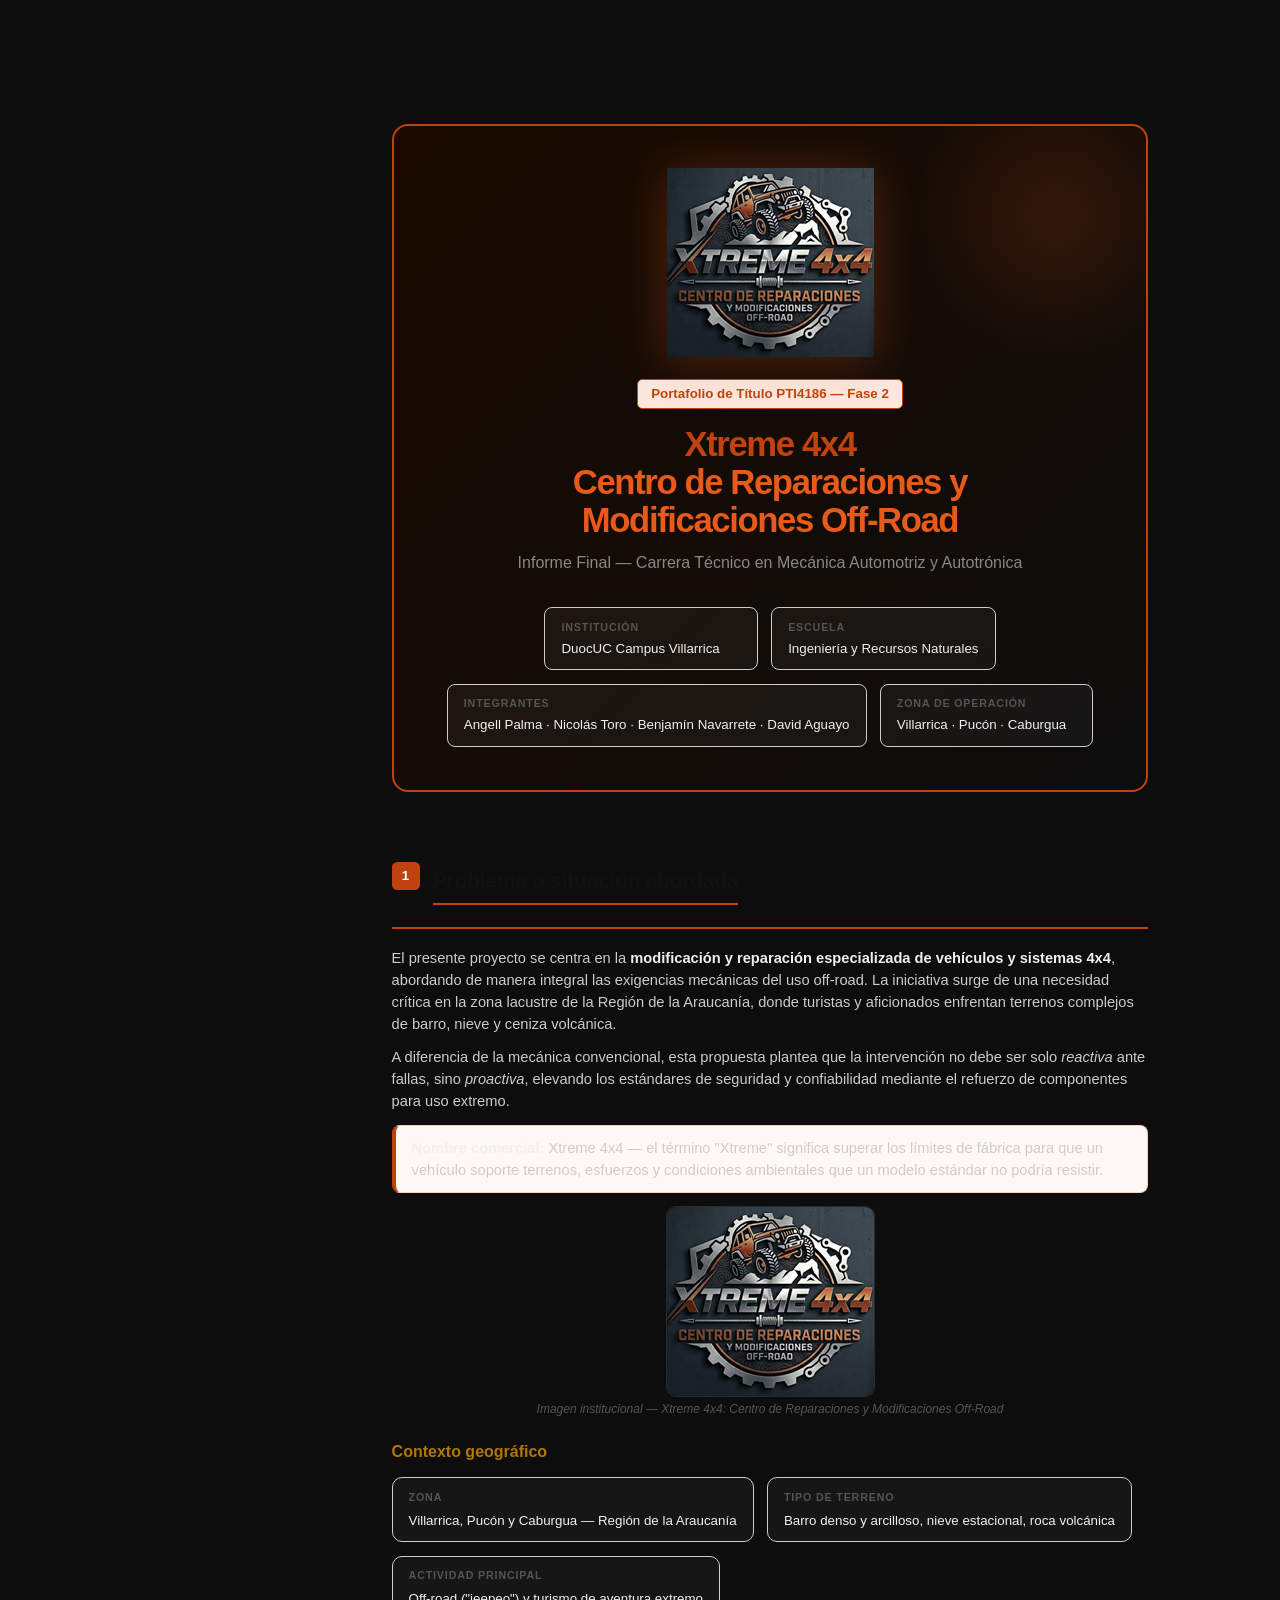
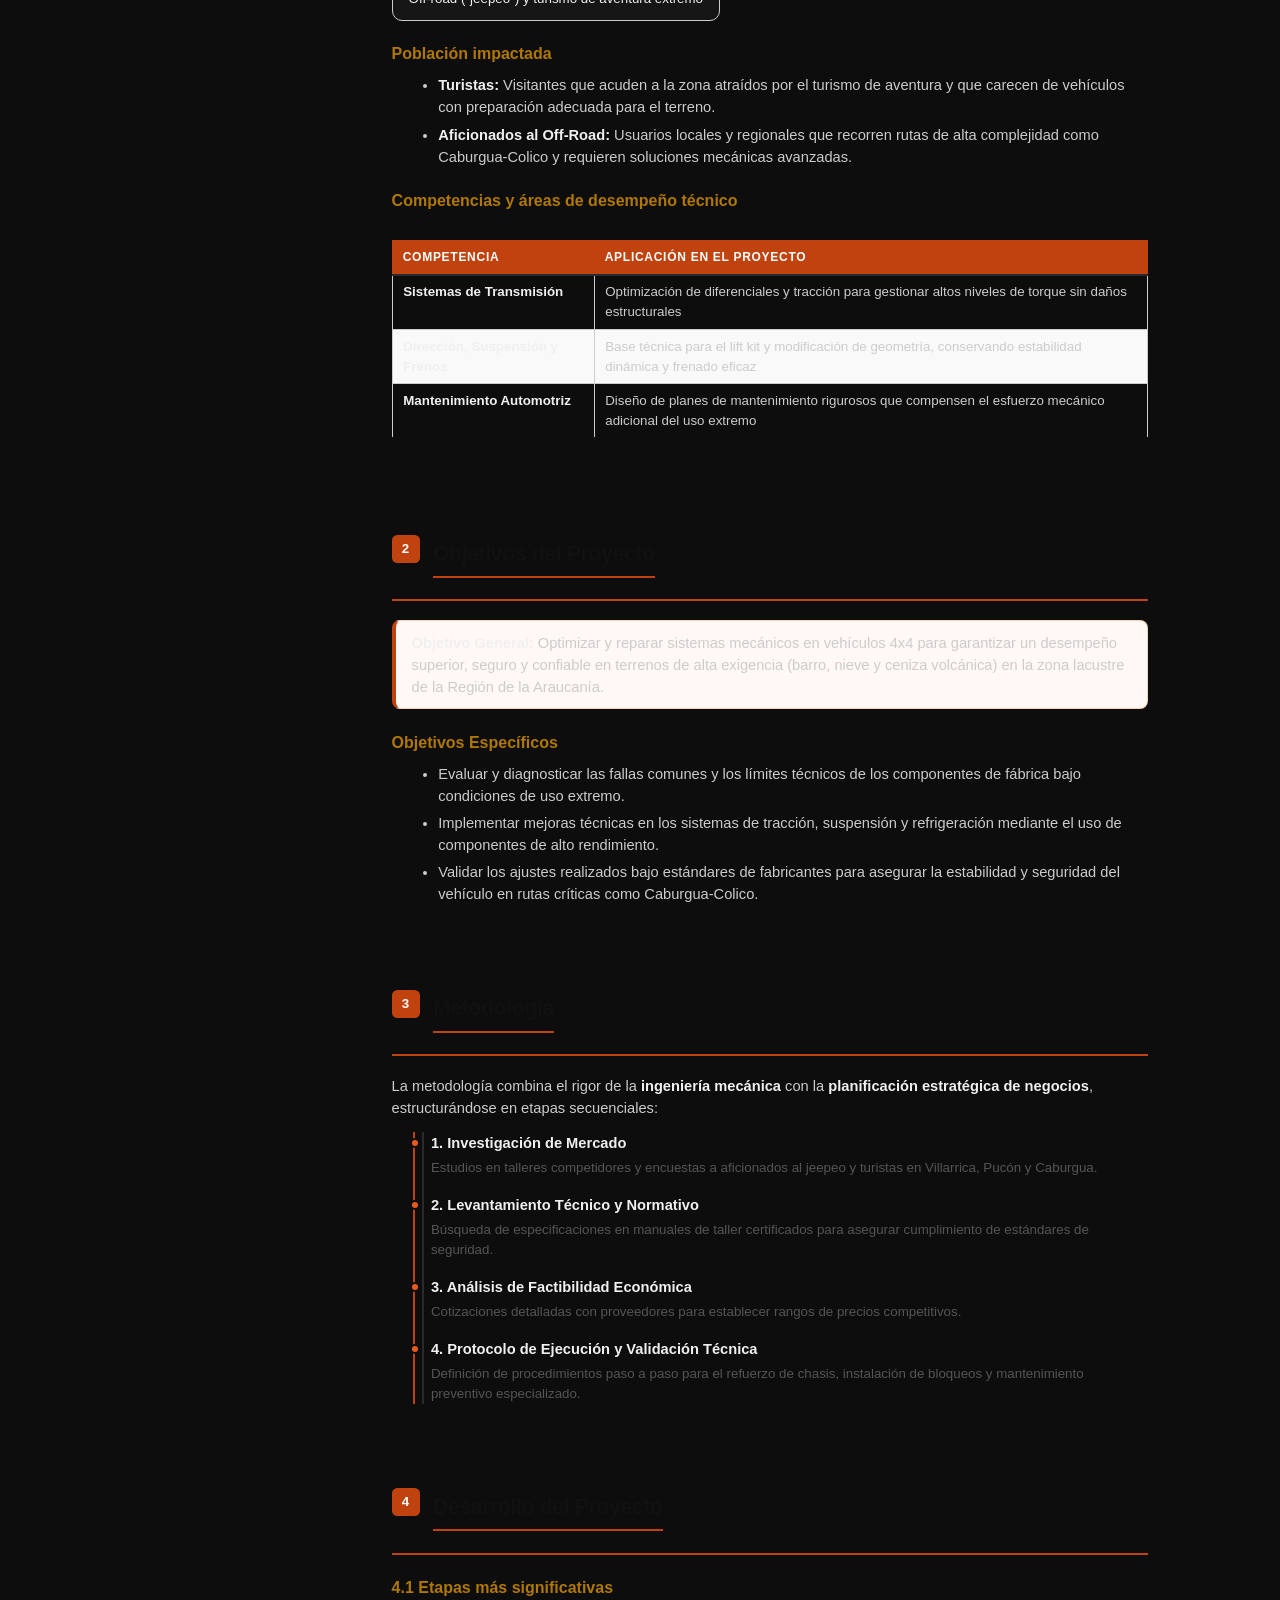
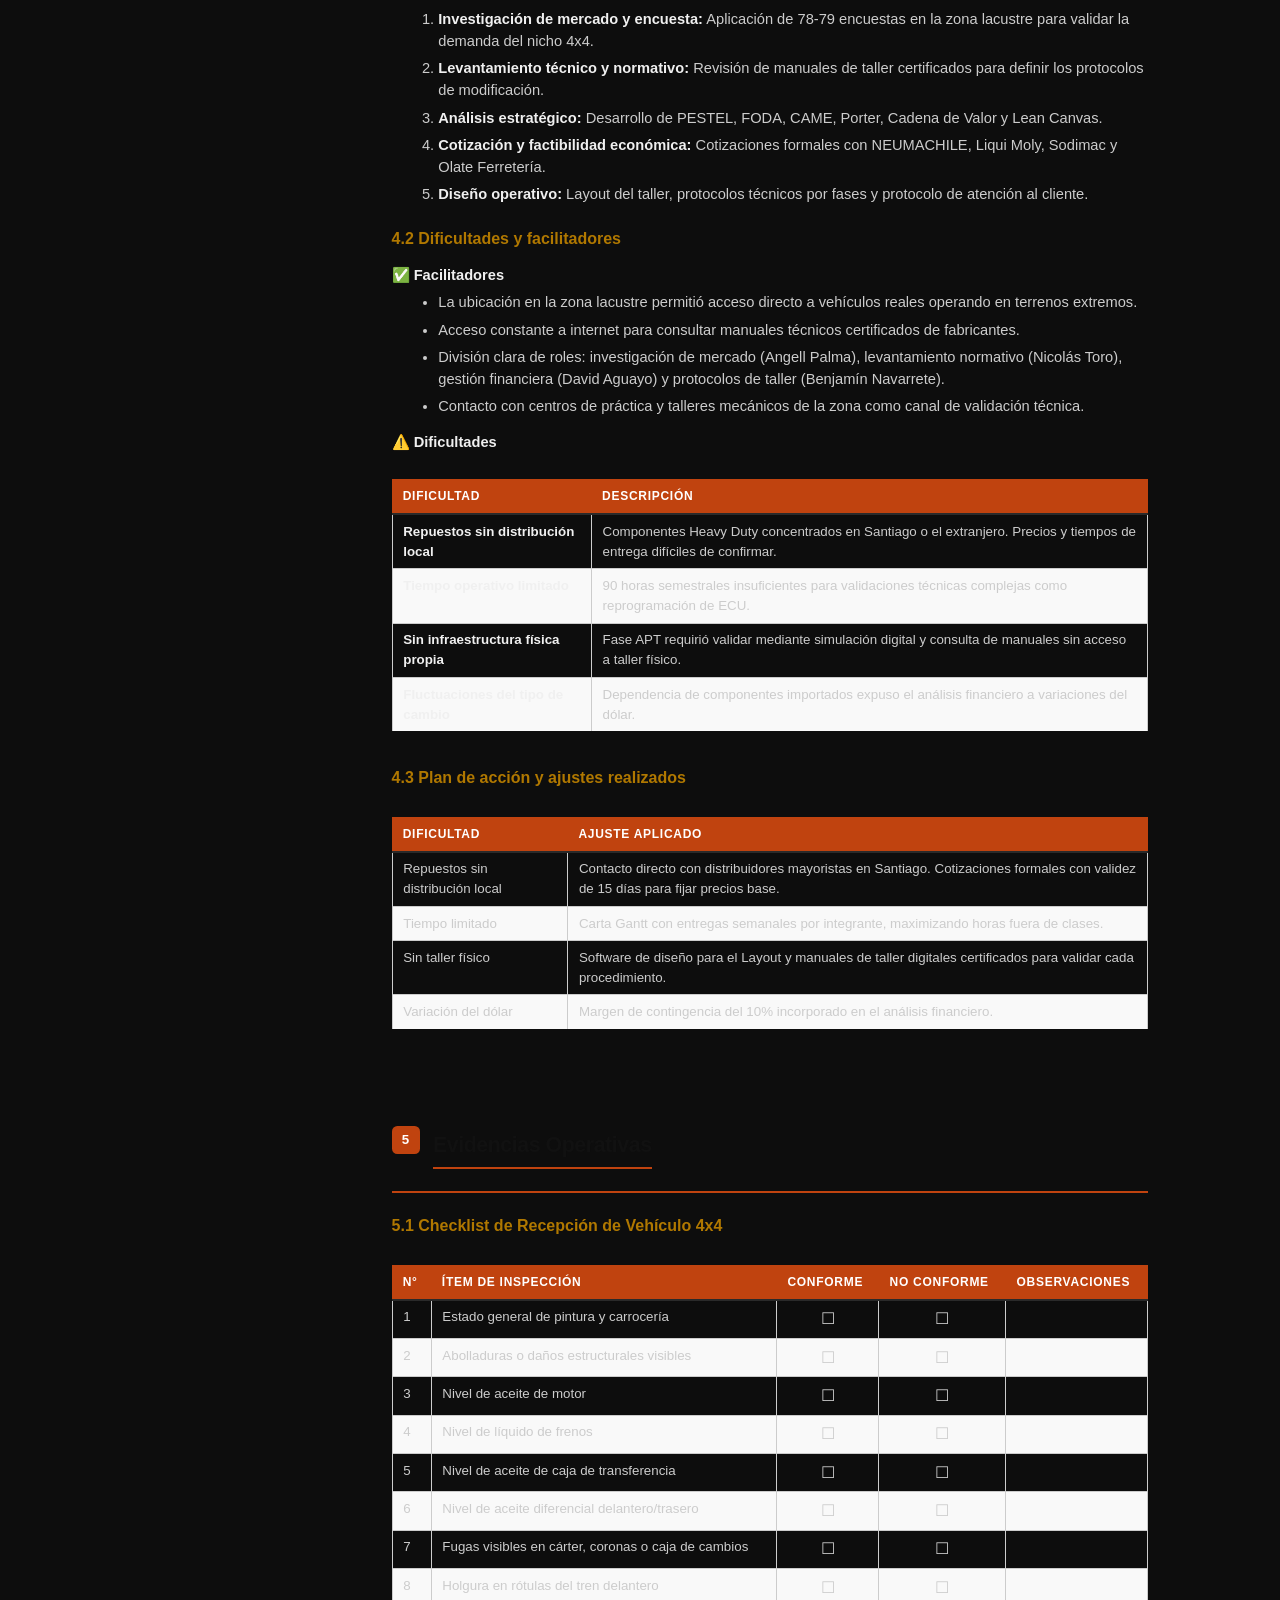
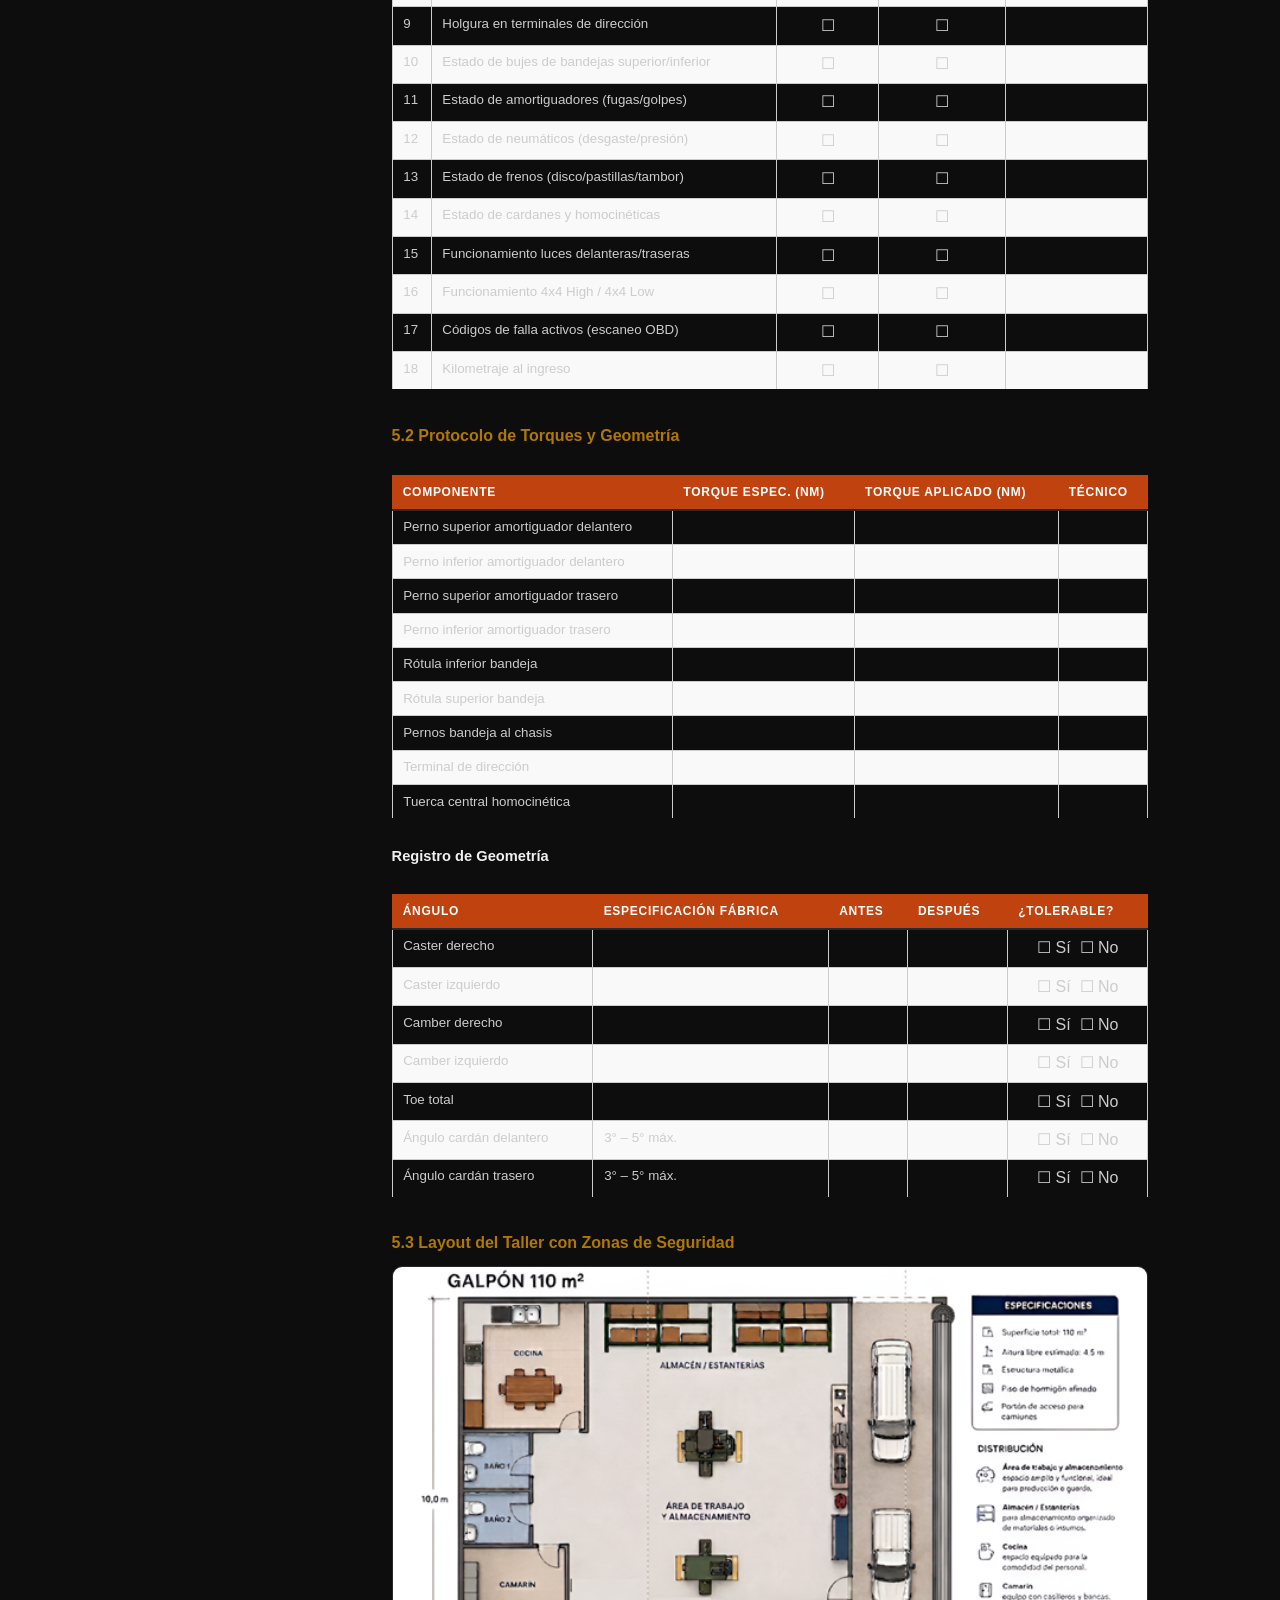
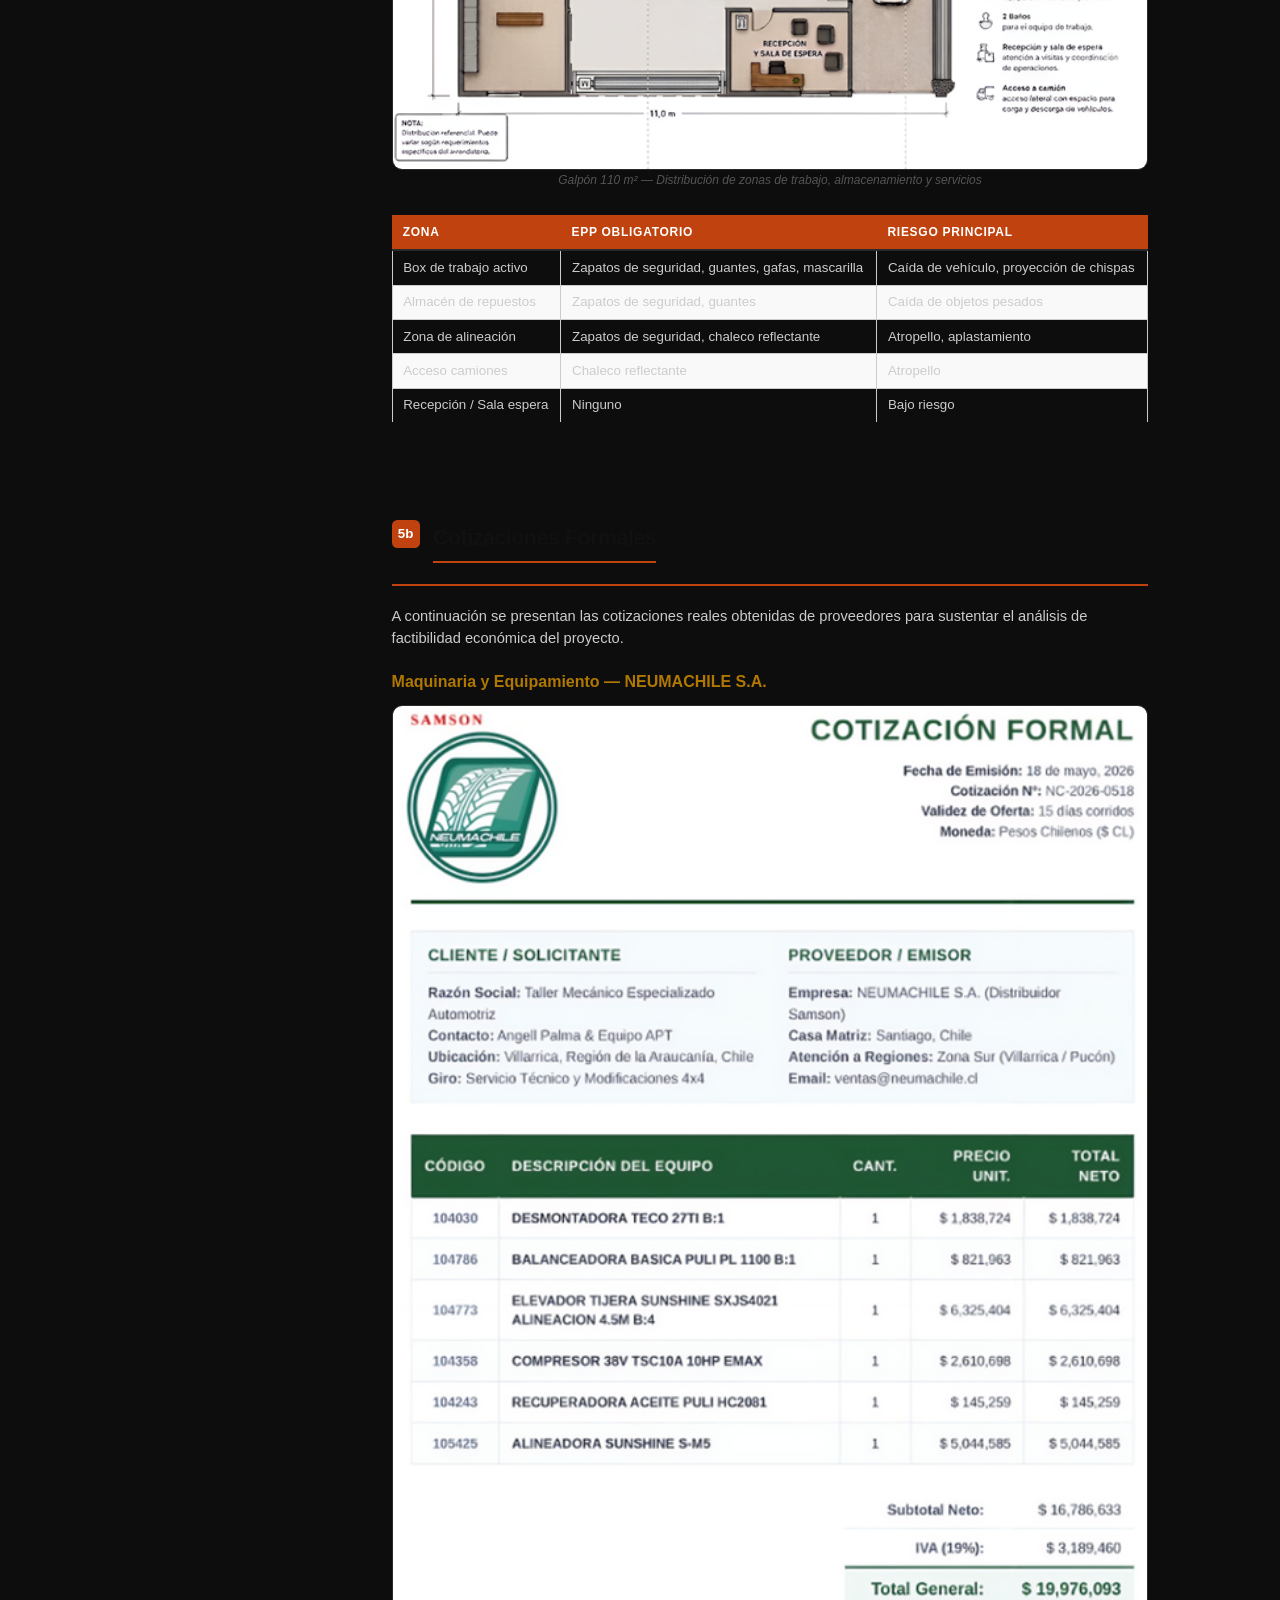
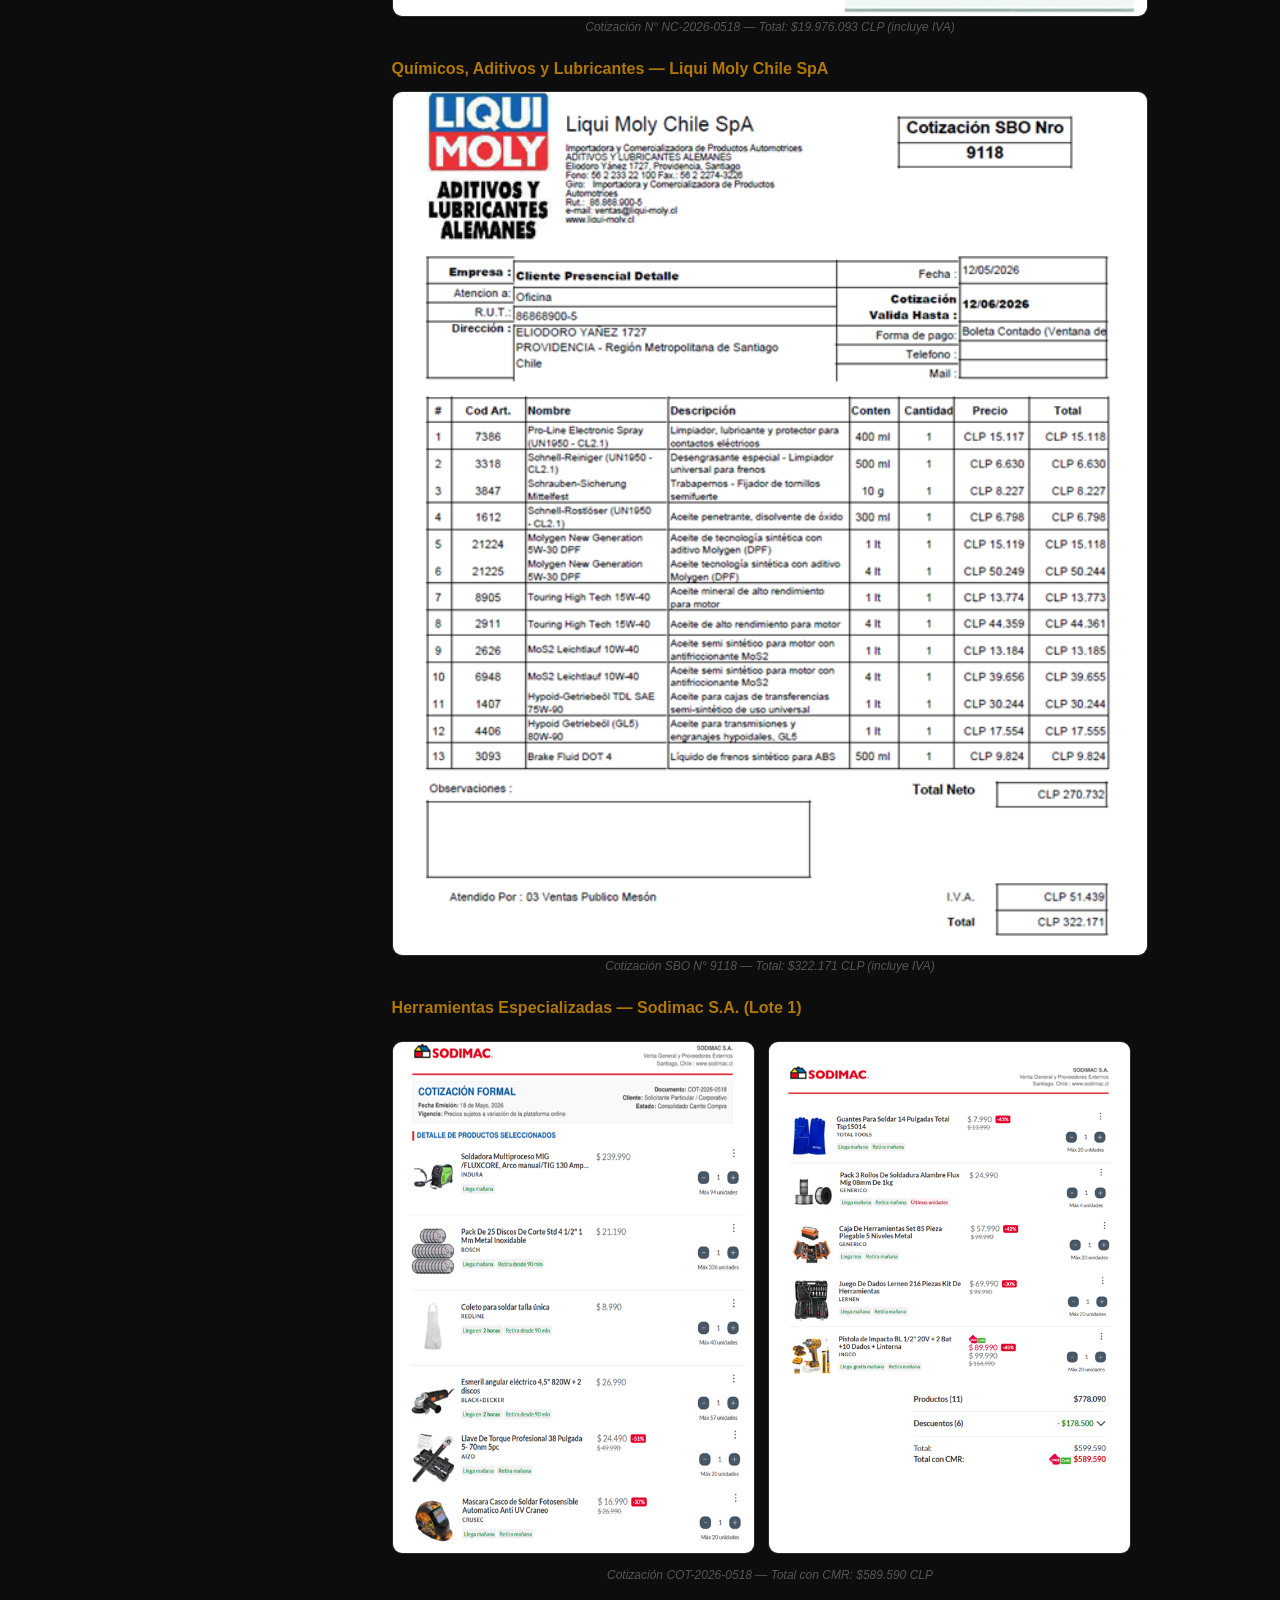
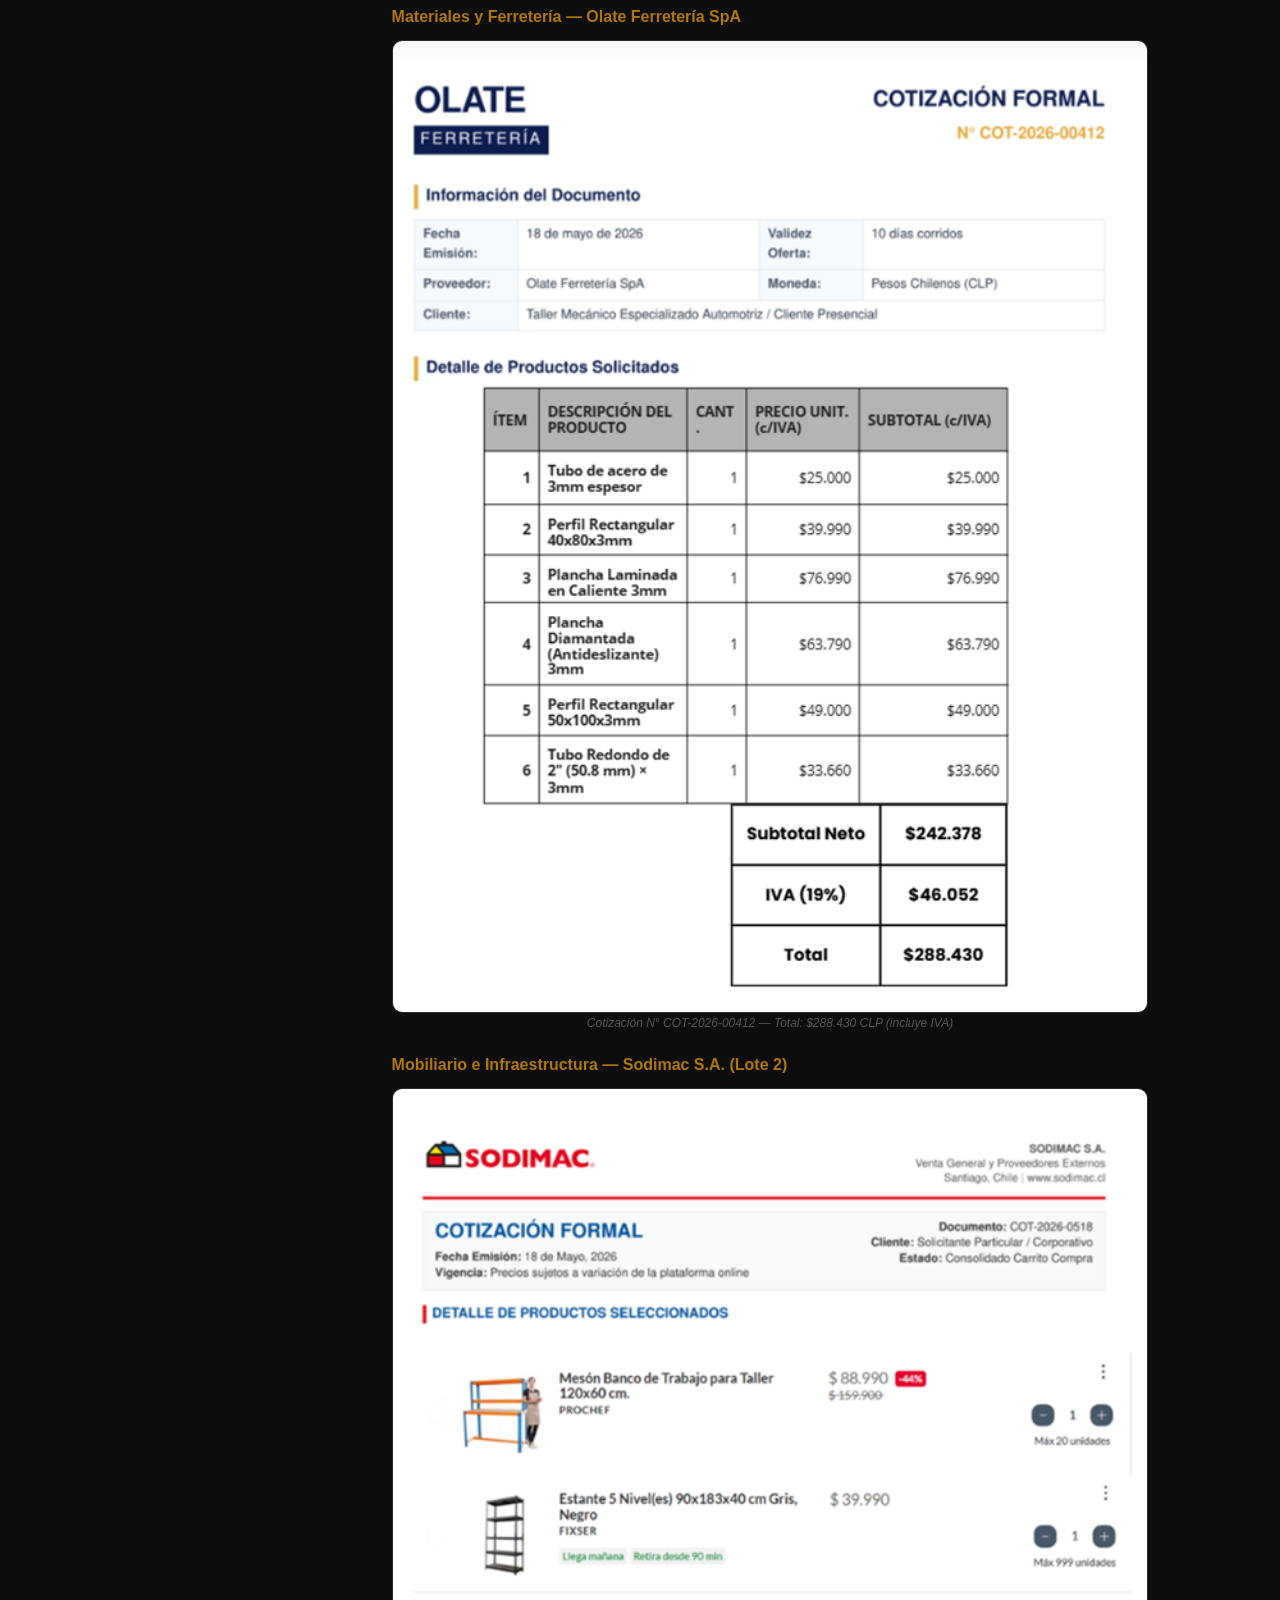
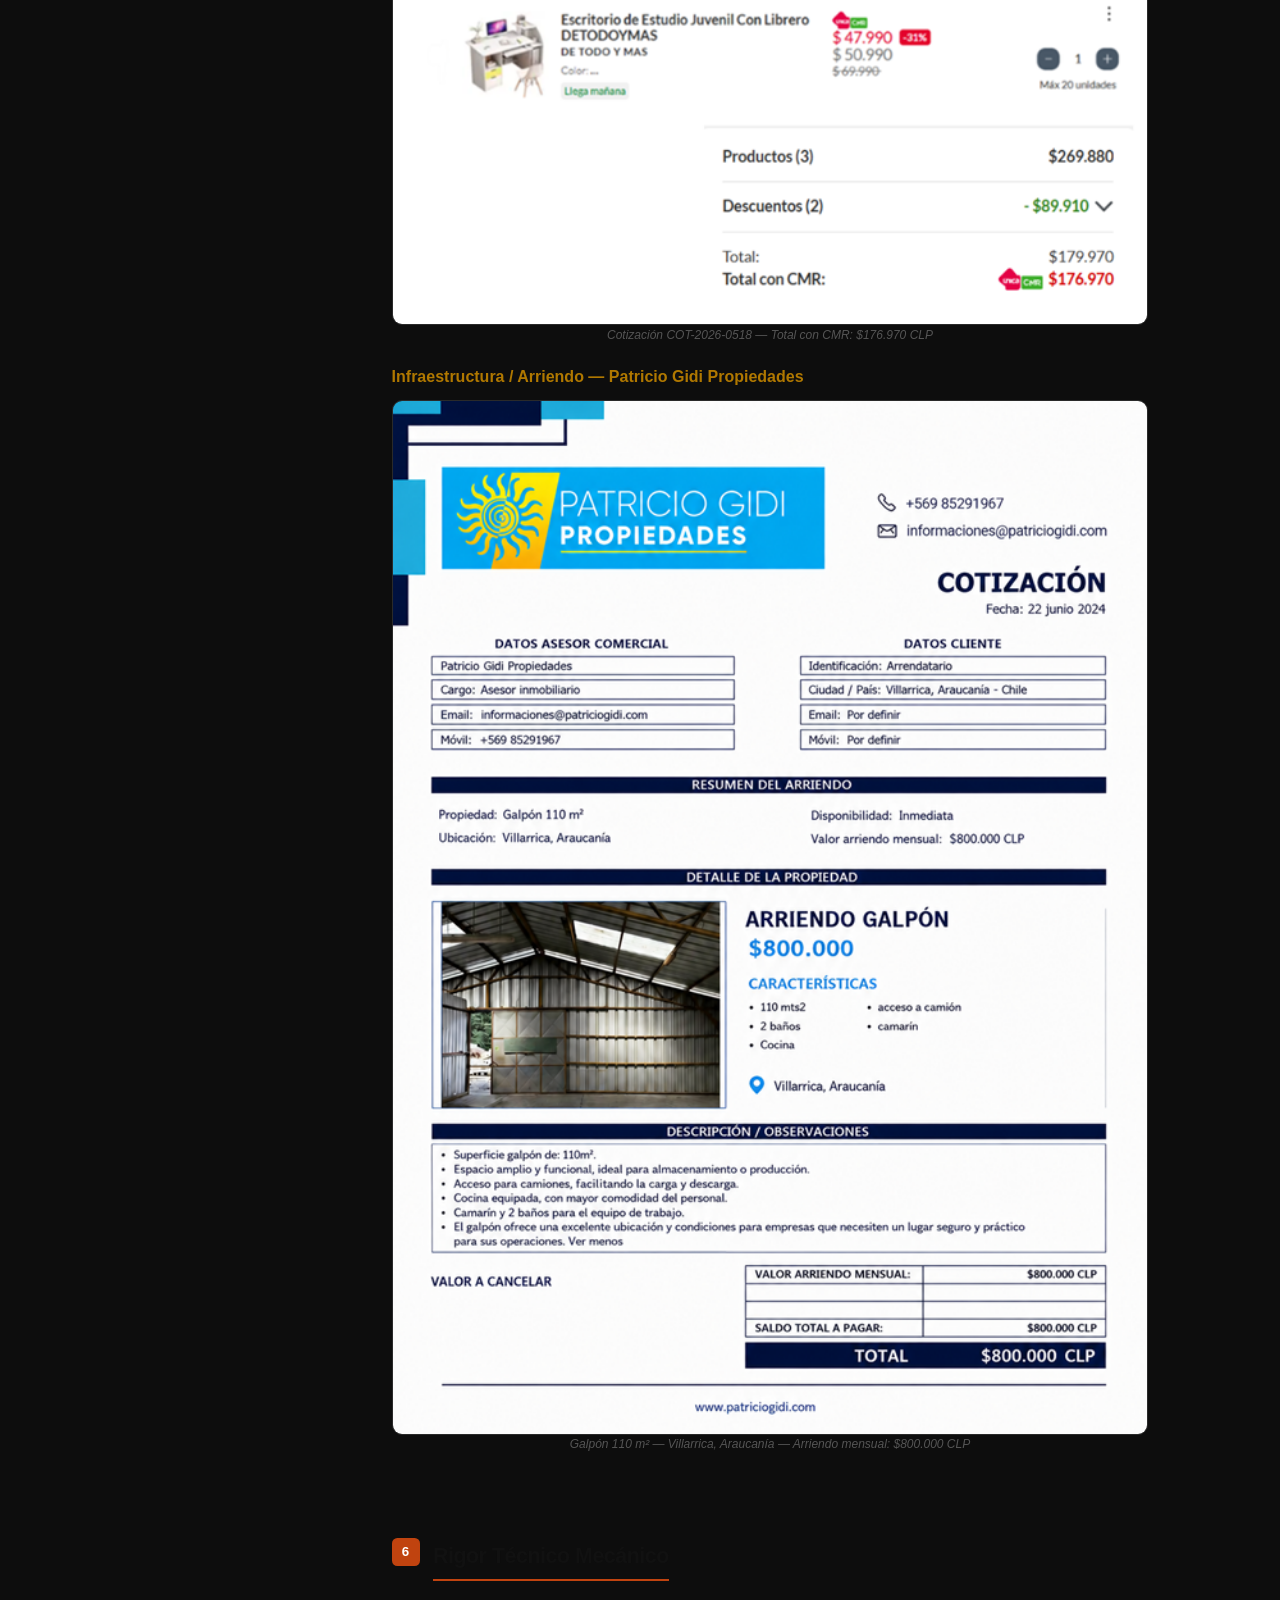
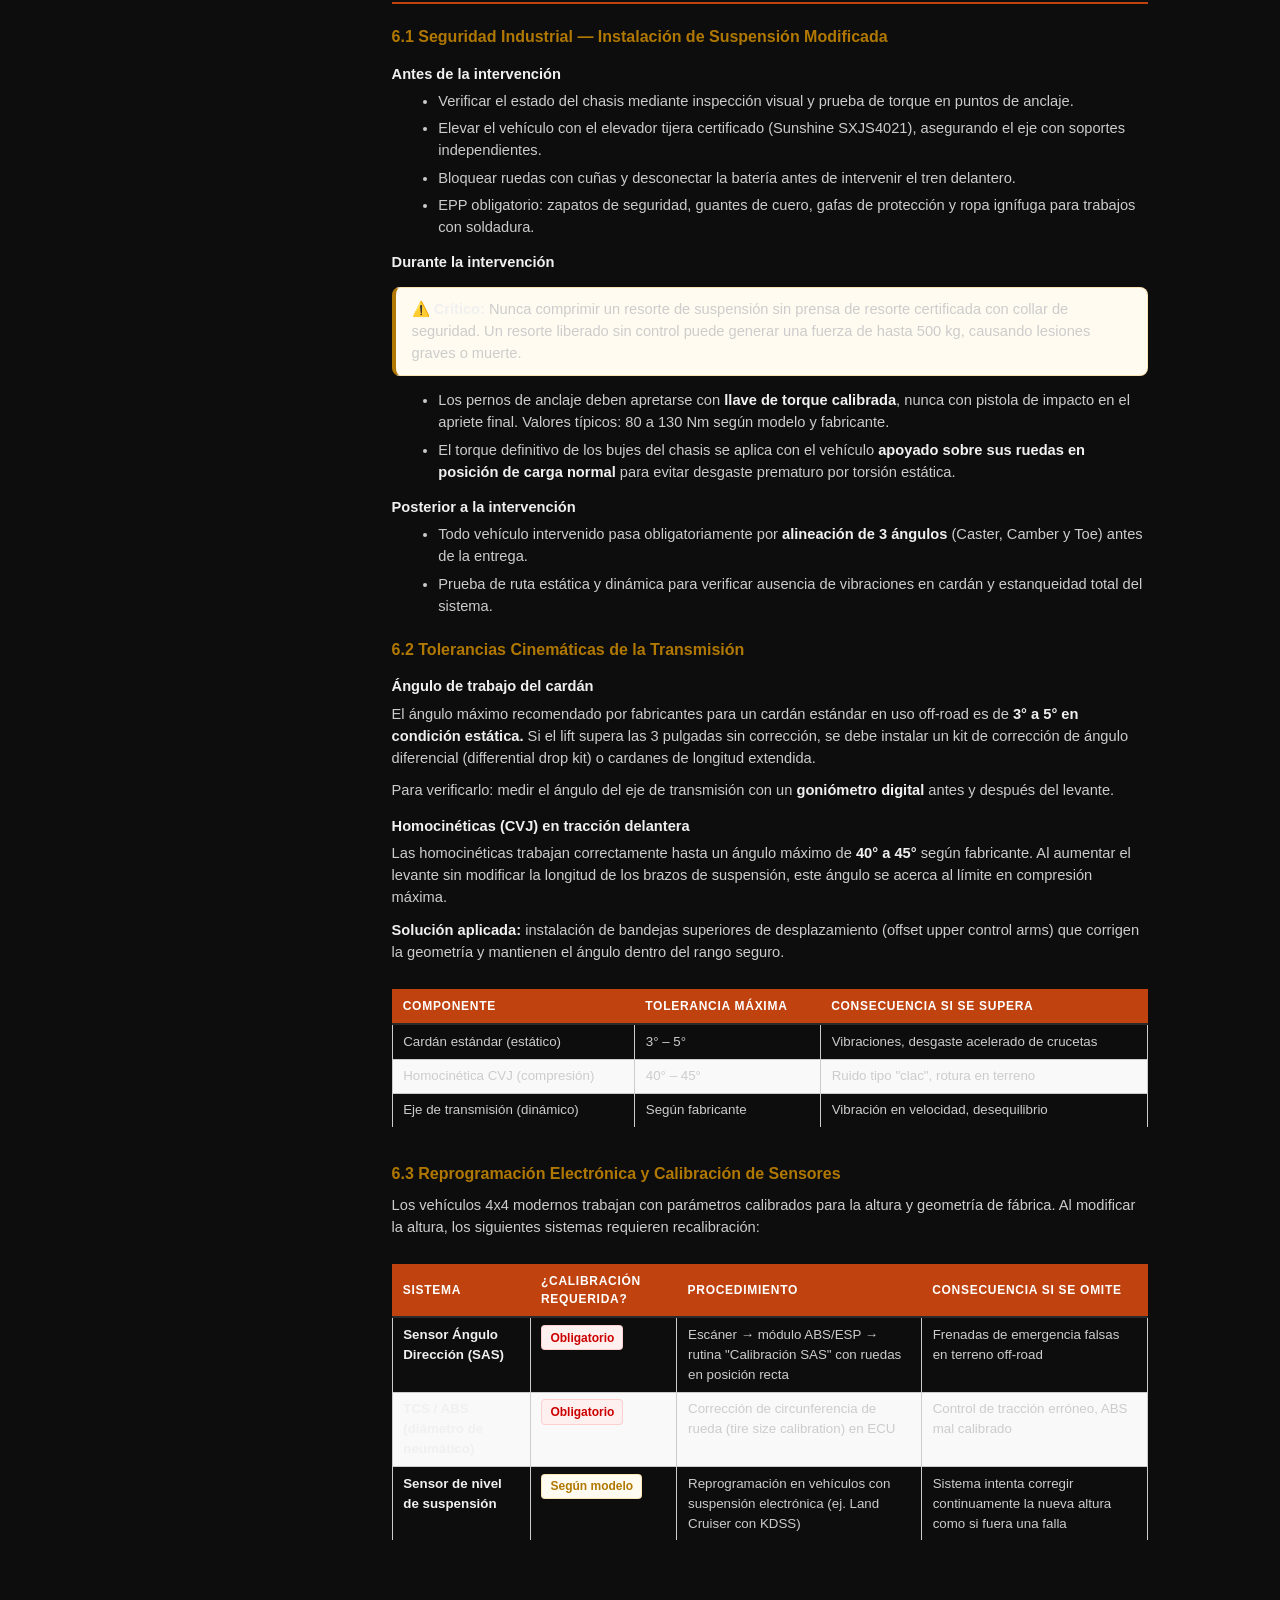
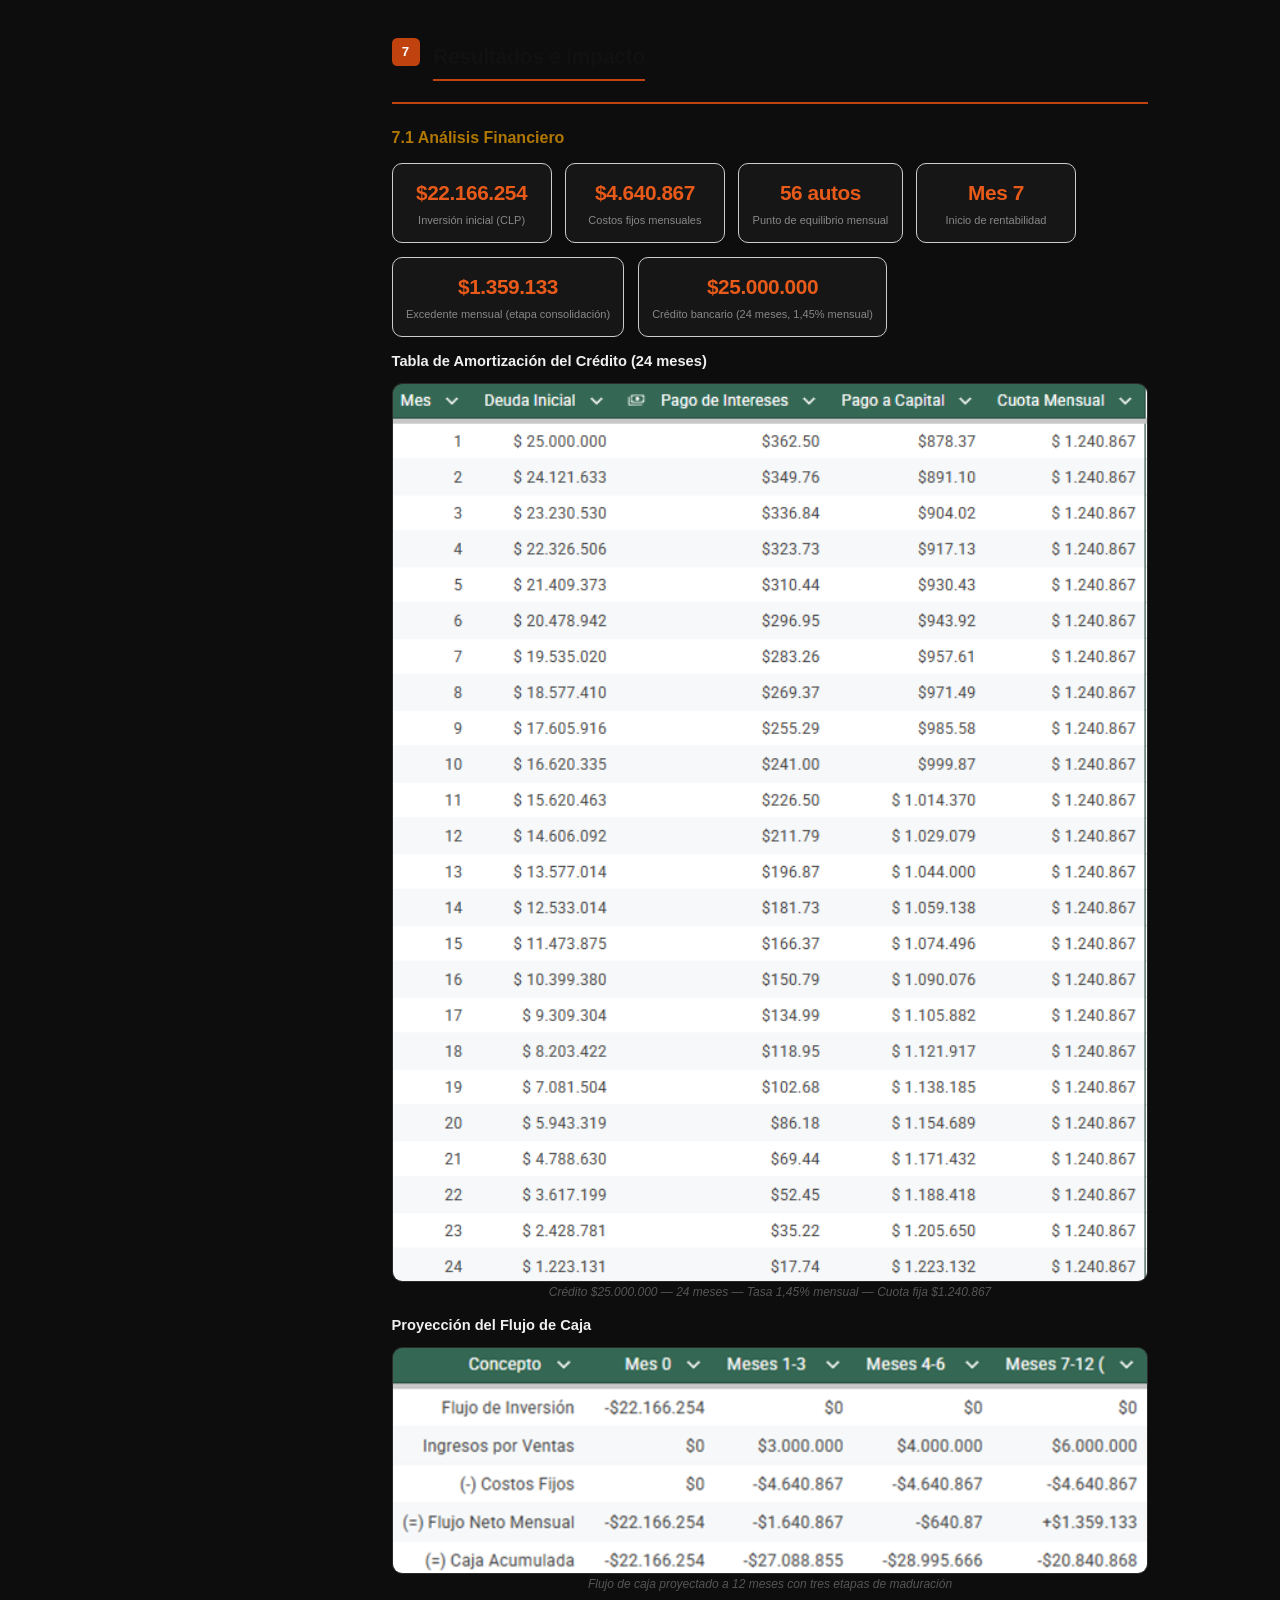
<file: index.html>
<!DOCTYPE html>
<html lang="es">
<head>
  <meta charset="UTF-8" />
  <meta name="viewport" content="width=device-width, initial-scale=1.0" />
  <title>Xtreme 4x4 — Informe APT Final | DuocUC Villarrica</title>
  <style>
    *, *::before, *::after { box-sizing: border-box; margin: 0; padding: 0; }

    :root {
      --bg: #0d0d0d;
      --surface: #161616;
      --surface2: #1e1e1e;
      --border: #2a2a2a;
      --accent: #e85a1a;
      --accent2: #f0a500;
      --text: #f0f0f0;
      --muted: #888;
      --radius: 10px;
    }

    html { scroll-behavior: smooth; }

    body {
      font-family: 'Segoe UI', system-ui, sans-serif;
      background: var(--bg);
      color: var(--text);
      line-height: 1.7;
    }

    /* ── SIDEBAR NAV ── */
    .sidebar {
      position: fixed;
      top: 0; left: 0;
      width: 260px;
      height: 100vh;
      background: var(--surface);
      border-right: 1px solid var(--border);
      padding: 28px 0;
      overflow-y: auto;
      z-index: 100;
    }

    .sidebar-logo {
      padding: 0 20px 24px;
      border-bottom: 1px solid var(--border);
      margin-bottom: 16px;
    }

    .sidebar-logo h2 {
      font-size: 1.1rem;
      font-weight: 700;
      color: var(--accent);
      letter-spacing: -0.02em;
    }

    .sidebar-logo p {
      font-size: 11px;
      color: var(--muted);
      margin-top: 4px;
    }

    .nav-group {
      margin-bottom: 8px;
    }

    .nav-group-title {
      font-size: 10px;
      font-weight: 700;
      letter-spacing: 0.1em;
      text-transform: uppercase;
      color: var(--muted);
      padding: 8px 20px 4px;
    }

    .nav-link {
      display: block;
      padding: 7px 20px;
      font-size: 13px;
      color: var(--muted);
      text-decoration: none;
      transition: all 0.15s;
      border-left: 2px solid transparent;
    }

    .nav-link:hover, .nav-link.active {
      color: var(--text);
      background: rgba(232, 90, 26, 0.08);
      border-left-color: var(--accent);
    }

    /* ── MAIN ── */
    .main {
      margin-left: 260px;
      padding: 48px 56px;
      max-width: 1100px;
    }

    /* ── COVER ── */
    .cover {
      background: linear-gradient(135deg, #1a0a00, #0d0d0d);
      border: 1px solid var(--border);
      border-radius: 16px;
      padding: 60px 48px;
      margin-bottom: 48px;
      position: relative;
      overflow: hidden;
    }

    .cover::before {
      content: '';
      position: absolute;
      top: -60px; right: -60px;
      width: 300px; height: 300px;
      background: radial-gradient(circle, rgba(232,90,26,0.15), transparent 70%);
      pointer-events: none;
    }

    .cover-badge {
      display: inline-block;
      background: rgba(232,90,26,0.15);
      border: 1px solid rgba(232,90,26,0.3);
      color: var(--accent);
      font-size: 12px;
      font-weight: 600;
      padding: 4px 14px;
      border-radius: 100px;
      margin-bottom: 20px;
    }

    .cover h1 {
      font-size: clamp(2rem, 4vw, 3rem);
      font-weight: 800;
      letter-spacing: -0.04em;
      line-height: 1.1;
      margin-bottom: 12px;
    }

    .cover h1 span { color: var(--accent); }

    .cover-sub {
      font-size: 1rem;
      color: var(--muted);
      margin-bottom: 32px;
    }

    .cover-meta {
      display: grid;
      grid-template-columns: repeat(auto-fill, minmax(200px, 1fr));
      gap: 16px;
    }

    .meta-item {
      background: rgba(255,255,255,0.04);
      border: 1px solid var(--border);
      border-radius: 8px;
      padding: 12px 16px;
    }

    .meta-label {
      font-size: 10px;
      font-weight: 700;
      letter-spacing: 0.08em;
      text-transform: uppercase;
      color: var(--muted);
      margin-bottom: 4px;
    }

    .meta-value {
      font-size: 13px;
      font-weight: 500;
      color: var(--text);
    }

    /* ── SECTIONS ── */
    .section {
      margin-bottom: 56px;
      scroll-margin-top: 32px;
    }

    .section-header {
      display: flex;
      align-items: center;
      gap: 14px;
      margin-bottom: 24px;
      padding-bottom: 16px;
      border-bottom: 1px solid var(--border);
    }

    .section-number {
      background: var(--accent);
      color: #fff;
      font-size: 12px;
      font-weight: 700;
      width: 28px; height: 28px;
      border-radius: 8px;
      display: flex; align-items: center; justify-content: center;
      flex-shrink: 0;
    }

    .section-title {
      font-size: 1.4rem;
      font-weight: 700;
      letter-spacing: -0.02em;
    }

    h3 {
      font-size: 1rem;
      font-weight: 600;
      color: var(--accent2);
      margin: 24px 0 10px;
    }

    h4 {
      font-size: 0.9rem;
      font-weight: 600;
      color: var(--text);
      margin: 16px 0 8px;
    }

    p { color: #ccc; margin-bottom: 12px; font-size: 0.95rem; }

    ul, ol {
      padding-left: 20px;
      margin-bottom: 12px;
    }

    li { color: #ccc; font-size: 0.95rem; margin-bottom: 6px; }

    strong { color: var(--text); }

    /* ── CARDS GRID ── */
    .card-grid {
      display: grid;
      grid-template-columns: repeat(auto-fill, minmax(220px, 1fr));
      gap: 14px;
      margin: 16px 0;
    }

    .info-card {
      background: var(--surface);
      border: 1px solid var(--border);
      border-radius: var(--radius);
      padding: 18px;
    }

    .info-card .label {
      font-size: 11px;
      font-weight: 700;
      letter-spacing: 0.08em;
      text-transform: uppercase;
      color: var(--muted);
      margin-bottom: 6px;
    }

    .info-card .value {
      font-size: 0.95rem;
      color: var(--text);
    }

    /* ── TABLES ── */
    .table-wrap { overflow-x: auto; margin: 16px 0; }

    table {
      width: 100%;
      border-collapse: collapse;
      font-size: 0.88rem;
    }

    th {
      background: var(--surface2);
      color: var(--accent2);
      font-weight: 600;
      text-align: left;
      padding: 10px 14px;
      font-size: 11px;
      text-transform: uppercase;
      letter-spacing: 0.06em;
      border-bottom: 2px solid var(--border);
    }

    td {
      padding: 9px 14px;
      border-bottom: 1px solid var(--border);
      color: #ccc;
      vertical-align: top;
    }

    tr:last-child td { border-bottom: none; }
    tr:hover td { background: rgba(255,255,255,0.02); }

    .td-check {
      text-align: center;
      font-size: 16px;
    }

    /* ── CALLOUT ── */
    .callout {
      background: rgba(232,90,26,0.08);
      border: 1px solid rgba(232,90,26,0.25);
      border-left: 4px solid var(--accent);
      border-radius: 8px;
      padding: 16px 20px;
      margin: 16px 0;
    }

    .callout.warning {
      background: rgba(240,165,0,0.08);
      border-color: rgba(240,165,0,0.25);
      border-left-color: var(--accent2);
    }

    .callout p { margin: 0; }

    /* ── BADGE ── */
    .badge {
      display: inline-block;
      font-size: 11px;
      font-weight: 600;
      padding: 2px 10px;
      border-radius: 100px;
    }

    .badge-ok { background: rgba(52,211,153,0.12); color: #34d399; border: 1px solid rgba(52,211,153,0.25); }
    .badge-warn { background: rgba(240,165,0,0.12); color: var(--accent2); border: 1px solid rgba(240,165,0,0.25); }
    .badge-err { background: rgba(248,113,113,0.12); color: #f87171; border: 1px solid rgba(248,113,113,0.25); }

    /* ── LAYOUT ASCII ── */
    .layout-box {
      background: var(--surface);
      border: 1px solid var(--border);
      border-radius: var(--radius);
      padding: 24px;
      font-family: 'Courier New', monospace;
      font-size: 13px;
      color: #a0e080;
      white-space: pre;
      overflow-x: auto;
      margin: 16px 0;
      line-height: 1.5;
    }

    /* ── FINANCIAL ── */
    .stat-grid {
      display: grid;
      grid-template-columns: repeat(auto-fill, minmax(160px, 1fr));
      gap: 12px;
      margin: 16px 0;
    }

    .stat-card {
      background: var(--surface);
      border: 1px solid var(--border);
      border-radius: var(--radius);
      padding: 16px;
      text-align: center;
    }

    .stat-card .stat-val {
      font-size: 1.3rem;
      font-weight: 700;
      color: var(--accent);
      letter-spacing: -0.02em;
    }

    .stat-card .stat-lbl {
      font-size: 11px;
      color: var(--muted);
      margin-top: 4px;
    }

    /* ── TIMELINE ── */
    .timeline {
      position: relative;
      padding-left: 24px;
      margin: 16px 0;
    }

    .timeline::before {
      content: '';
      position: absolute;
      left: 7px; top: 0; bottom: 0;
      width: 2px;
      background: var(--border);
    }

    .tl-item {
      position: relative;
      margin-bottom: 20px;
    }

    .tl-item::before {
      content: '';
      position: absolute;
      left: -21px; top: 6px;
      width: 10px; height: 10px;
      border-radius: 50%;
      background: var(--accent);
      border: 2px solid var(--bg);
    }

    .tl-title {
      font-size: 0.9rem;
      font-weight: 600;
      color: var(--text);
      margin-bottom: 4px;
    }

    .tl-desc { font-size: 0.85rem; color: var(--muted); margin: 0; }

    /* ── CHECKLIST FORM ── */
    .check-row {
      display: grid;
      grid-template-columns: 1fr 80px 80px 1fr;
      gap: 8px;
      align-items: center;
      padding: 8px 0;
      border-bottom: 1px solid var(--border);
      font-size: 0.88rem;
    }

    .check-row:first-child { font-weight: 700; color: var(--accent2); font-size: 11px; text-transform: uppercase; }

    .check-center { text-align: center; }

    /* ── IMAGES ── */
    .img-full {
      width: 100%;
      border-radius: var(--radius);
      border: 1px solid var(--border);
      margin: 16px 0;
      display: block;
    }

    .img-center {
      display: block;
      max-width: 420px;
      margin: 16px auto;
      border-radius: var(--radius);
      border: 1px solid var(--border);
    }

    .img-logo {
      display: block;
      max-width: 260px;
      margin: 0 auto 24px;
      filter: drop-shadow(0 4px 24px rgba(232,90,26,0.3));
    }

    .img-caption {
      text-align: center;
      font-size: 12px;
      color: var(--muted);
      margin-top: -10px;
      margin-bottom: 16px;
    }

    .img-grid {
      display: grid;
      grid-template-columns: 1fr 1fr;
      gap: 16px;
      margin: 16px 0;
    }

    .img-grid img {
      width: 100%;
      border-radius: var(--radius);
      border: 1px solid var(--border);
    }

    /* ── RESPONSIVE ── */
    @media (max-width: 900px) {
      .sidebar { display: none; }
      .main { margin-left: 0; padding: 24px 20px; }
      .img-grid { grid-template-columns: 1fr; }
    }

    /* ══════════════════════════════════════
       ESTILOS DE IMPRESIÓN / EXPORT PDF
       ══════════════════════════════════════ */
    @media print {
      /* ── Variables de color para impresión ── */
      :root {
        --bg: #ffffff;
        --surface: #f7f7f7;
        --surface2: #eeeeee;
        --border: #cccccc;
        --accent: #c0430f;
        --accent2: #b07800;
        --text: #111111;
        --muted: #555555;
      }

      /* ── Configuración de página ── */
      @page {
        size: A4;
        margin: 20mm 18mm 20mm 18mm;
      }

      @page :first {
        margin-top: 10mm;
      }

      /* ── Reset general ── */
      *, *::before, *::after {
        -webkit-print-color-adjust: exact !important;
        print-color-adjust: exact !important;
      }

      html, body {
        background: #fff !important;
        color: #111 !important;
        font-size: 10pt;
        line-height: 1.5;
      }

      /* ── Ocultar sidebar ── */
      .sidebar { display: none !important; }

      /* ── Main ocupa todo el ancho ── */
      .main {
        margin-left: 0 !important;
        padding: 0 !important;
        max-width: 100% !important;
      }

      /* ── Portada — página propia ── */
      .cover {
        background: #fff !important;
        border: 2px solid #c0430f !important;
        border-radius: 8px !important;
        padding: 32px !important;
        page-break-after: always;
        break-after: page;
        text-align: center;
      }

      .cover::before { display: none !important; }

      .cover h1 {
        color: #c0430f !important;
        font-size: 24pt !important;
      }

      .cover h1 span { color: #111 !important; }

      .cover-badge {
        background: #fde8de !important;
        border: 1px solid #c0430f !important;
        color: #c0430f !important;
        border-radius: 4px !important;
      }

      .cover-sub { color: #555 !important; }

      .cover-meta {
        display: grid !important;
        grid-template-columns: 1fr 1fr !important;
        gap: 10px !important;
        margin-top: 24px !important;
      }

      .meta-item {
        background: #f7f7f7 !important;
        border: 1px solid #ccc !important;
        border-radius: 4px !important;
        text-align: left !important;
      }

      .meta-label { color: #555 !important; }
      .meta-value { color: #111 !important; }

      /* ── Secciones ── */
      .section {
        margin-bottom: 24pt !important;
        page-break-inside: avoid;
      }

      .section-header {
        border-bottom: 2px solid #c0430f !important;
        margin-bottom: 14pt !important;
        padding-bottom: 8pt !important;
        page-break-after: avoid;
        break-after: avoid;
      }

      .section-number {
        background: #c0430f !important;
        color: #fff !important;
        border-radius: 4px !important;
        print-color-adjust: exact !important;
      }

      .section-title {
        color: #111 !important;
        font-size: 14pt !important;
      }

      /* ── Texto ── */
      p { color: #222 !important; font-size: 10pt !important; }
      li { color: #222 !important; font-size: 10pt !important; }
      h3 { color: #b07800 !important; font-size: 11pt !important; page-break-after: avoid; }
      h4 { color: #111 !important; font-size: 10pt !important; page-break-after: avoid; }
      strong { color: #111 !important; }

      /* ── Tablas ── */
      .table-wrap {
        page-break-inside: avoid;
        margin: 8pt 0 !important;
      }

      table {
        width: 100% !important;
        border-collapse: collapse !important;
        font-size: 8.5pt !important;
      }

      th {
        background: #c0430f !important;
        color: #fff !important;
        padding: 6pt 8pt !important;
        font-size: 8pt !important;
        print-color-adjust: exact !important;
      }

      td {
        padding: 5pt 8pt !important;
        border: 1px solid #ccc !important;
        color: #111 !important;
        font-size: 8.5pt !important;
      }

      tr:nth-child(even) td {
        background: #f9f9f9 !important;
        print-color-adjust: exact !important;
      }

      /* ── Callouts ── */
      .callout {
        background: #fff8f5 !important;
        border: 1px solid #c0430f !important;
        border-left: 4px solid #c0430f !important;
        border-radius: 4px !important;
        padding: 10pt 12pt !important;
        page-break-inside: avoid;
        print-color-adjust: exact !important;
      }

      .callout.warning {
        background: #fffbf0 !important;
        border-color: #b07800 !important;
        border-left-color: #b07800 !important;
      }

      .callout p { color: #222 !important; margin: 0 !important; }

      /* ── Cards info ── */
      .card-grid {
        display: grid !important;
        grid-template-columns: repeat(3, 1fr) !important;
        gap: 8pt !important;
      }

      .info-card {
        background: #f7f7f7 !important;
        border: 1px solid #ccc !important;
        border-radius: 4px !important;
        page-break-inside: avoid;
        print-color-adjust: exact !important;
      }

      .info-card .label { color: #555 !important; }
      .info-card .value { color: #111 !important; }

      /* ── Stats ── */
      .stat-grid {
        display: grid !important;
        grid-template-columns: repeat(3, 1fr) !important;
        gap: 8pt !important;
        page-break-inside: avoid;
      }

      .stat-card {
        background: #f7f7f7 !important;
        border: 1px solid #ccc !important;
        border-radius: 4px !important;
        page-break-inside: avoid;
        print-color-adjust: exact !important;
      }

      .stat-val { color: #c0430f !important; font-size: 12pt !important; print-color-adjust: exact !important; }
      .stat-lbl { color: #555 !important; font-size: 8pt !important; }

      /* ── Badges ── */
      .badge { font-size: 8pt !important; border-radius: 3px !important; print-color-adjust: exact !important; }
      .badge-ok { background: #e6f7f0 !important; color: #1a7a50 !important; border: 1px solid #1a7a50 !important; }
      .badge-warn { background: #fffbf0 !important; color: #b07800 !important; border: 1px solid #b07800 !important; }
      .badge-err { background: #fff0f0 !important; color: #cc0000 !important; border: 1px solid #cc0000 !important; }

      /* ── Timeline ── */
      .timeline { padding-left: 16pt !important; }

      .timeline::before {
        background: #ccc !important;
        print-color-adjust: exact !important;
      }

      .tl-item::before {
        background: #c0430f !important;
        border-color: #fff !important;
        print-color-adjust: exact !important;
      }

      .tl-title { color: #111 !important; }
      .tl-desc { color: #555 !important; }

      /* ── Imágenes ── */
      .img-logo {
        max-width: 180px !important;
        margin: 0 auto 16pt !important;
      }

      .img-center {
        max-width: 300px !important;
        margin: 10pt auto !important;
        border: 1px solid #ccc !important;
      }

      .img-full {
        width: 100% !important;
        border: 1px solid #ccc !important;
        border-radius: 4px !important;
        margin: 8pt 0 !important;
        page-break-inside: avoid;
      }

      .img-grid {
        display: grid !important;
        grid-template-columns: 1fr 1fr !important;
        gap: 8pt !important;
        page-break-inside: avoid;
      }

      .img-caption {
        color: #555 !important;
        font-size: 8pt !important;
        font-style: italic;
        margin-bottom: 8pt !important;
      }

      /* ── Saltos de página entre secciones grandes ── */
      #cotizaciones,
      #seguridad-industrial,
      #financiero,
      #cierre {
        page-break-before: always;
        break-before: page;
      }

      /* ── Ocultar cosas innecesarias en PDF ── */
      .nav-link, .nav-group, .nav-group-title { display: none !important; }
    }
  </style>

  <!-- Botón de exportar PDF (solo visible en pantalla) -->
  <style>
    .print-btn {
      position: fixed;
      bottom: 28px;
      right: 28px;
      background: #e85a1a;
      color: #fff;
      border: none;
      border-radius: 50px;
      padding: 12px 22px;
      font-size: 14px;
      font-weight: 600;
      cursor: pointer;
      box-shadow: 0 4px 20px rgba(232,90,26,0.4);
      z-index: 200;
      display: flex;
      align-items: center;
      gap: 8px;
      transition: all 0.2s;
    }
    .print-btn:hover { background: #c0430f; transform: translateY(-2px); }
    .word-btn {
      position: fixed;
      bottom: 28px;
      right: 168px;
      background: #1e5fa8;
      color: #fff;
      border: none;
      border-radius: 50px;
      padding: 12px 22px;
      font-size: 14px;
      font-weight: 600;
      cursor: pointer;
      box-shadow: 0 4px 20px rgba(30,95,168,0.4);
      z-index: 200;
      display: flex;
      align-items: center;
      gap: 8px;
      transition: all 0.2s;
    }
    .word-btn:hover { background: #154a87; transform: translateY(-2px); }
    @media print { .print-btn, .word-btn { display: none !important; } }
  </style>
</head>
<body>

<!-- SIDEBAR -->
<nav class="sidebar">
  <div class="sidebar-logo">
    <h2>🔧 Xtreme 4x4</h2>
    <p>Informe APT Final — DuocUC</p>
  </div>

  <div class="nav-group">
    <div class="nav-group-title">Portada</div>
    <a class="nav-link" href="#portada">Identificación del proyecto</a>
  </div>

  <div class="nav-group">
    <div class="nav-group-title">1. Problema</div>
    <a class="nav-link" href="#problema">Definición y contexto</a>
    <a class="nav-link" href="#poblacion">Población impactada</a>
    <a class="nav-link" href="#competencias">Competencias aplicadas</a>
  </div>

  <div class="nav-group">
    <div class="nav-group-title">2. Objetivos</div>
    <a class="nav-link" href="#objetivos">General y específicos</a>
  </div>

  <div class="nav-group">
    <div class="nav-group-title">3. Metodología</div>
    <a class="nav-link" href="#metodologia">Etapas metodológicas</a>
  </div>

  <div class="nav-group">
    <div class="nav-group-title">4. Desarrollo</div>
    <a class="nav-link" href="#etapas">Etapas significativas</a>
    <a class="nav-link" href="#dificultades">Dificultades y facilitadores</a>
    <a class="nav-link" href="#ajustes">Plan de ajustes</a>
  </div>

  <div class="nav-group">
    <div class="nav-group-title">5. Evidencias</div>
    <a class="nav-link" href="#checklist">Checklist de recepción</a>
    <a class="nav-link" href="#torques">Protocolo de torques</a>
    <a class="nav-link" href="#layout">Layout del taller</a>
  </div>

  <div class="nav-group">
    <div class="nav-group-title">5b. Cotizaciones</div>
    <a class="nav-link" href="#cotizaciones">NEUMACHILE · Liqui Moly</a>
    <a class="nav-link" href="#cotizaciones">Sodimac · Olate · Gidi</a>
  </div>

  <div class="nav-group">
    <div class="nav-group-title">6. Técnico mecánico</div>
    <a class="nav-link" href="#seguridad-industrial">Seguridad industrial</a>
    <a class="nav-link" href="#tolerancias">Tolerancias cinemáticas</a>
    <a class="nav-link" href="#electronica">Reprogramación electrónica</a>
  </div>

  <div class="nav-group">
    <div class="nav-group-title">7. Resultados</div>
    <a class="nav-link" href="#financiero">Análisis financiero</a>
    <a class="nav-link" href="#mercado">Estudio de mercado</a>
  </div>

  <div class="nav-group">
    <div class="nav-group-title">8. Cierre</div>
    <a class="nav-link" href="#cierre">Reflexión y proyecciones</a>
  </div>
</nav>

<!-- MAIN -->
<main class="main">

  <!-- PORTADA -->
  <div class="cover" id="portada">
    <img src="img/logo.png" alt="Logo Xtreme 4x4" class="img-logo" />
    <span class="cover-badge">Portafolio de Título PTI4186 — Fase 2</span>
    <h1>Xtreme 4x4<br><span>Centro de Reparaciones y<br>Modificaciones Off-Road</span></h1>
    <p class="cover-sub">Informe Final — Carrera Técnico en Mecánica Automotriz y Autotrónica</p>
    <div class="cover-meta">
      <div class="meta-item">
        <div class="meta-label">Institución</div>
        <div class="meta-value">DuocUC Campus Villarrica</div>
      </div>
      <div class="meta-item">
        <div class="meta-label">Escuela</div>
        <div class="meta-value">Ingeniería y Recursos Naturales</div>
      </div>
      <div class="meta-item">
        <div class="meta-label">Integrantes</div>
        <div class="meta-value">Angell Palma · Nicolás Toro · Benjamín Navarrete · David Aguayo</div>
      </div>
      <div class="meta-item">
        <div class="meta-label">Zona de operación</div>
        <div class="meta-value">Villarrica · Pucón · Caburgua</div>
      </div>
    </div>
  </div>

  <!-- SECCIÓN 1 — PROBLEMA -->
  <section class="section" id="problema">
    <div class="section-header">
      <div class="section-number">1</div>
      <h2 class="section-title">Problema o situación abordada</h2>
    </div>

    <p>El presente proyecto se centra en la <strong>modificación y reparación especializada de vehículos y sistemas 4x4</strong>, abordando de manera integral las exigencias mecánicas del uso off-road. La iniciativa surge de una necesidad crítica en la zona lacustre de la Región de la Araucanía, donde turistas y aficionados enfrentan terrenos complejos de barro, nieve y ceniza volcánica.</p>

    <p>A diferencia de la mecánica convencional, esta propuesta plantea que la intervención no debe ser solo <em>reactiva</em> ante fallas, sino <em>proactiva</em>, elevando los estándares de seguridad y confiabilidad mediante el refuerzo de componentes para uso extremo.</p>

    <div class="callout">
      <p><strong>Nombre comercial:</strong> Xtreme 4x4 — el término "Xtreme" significa superar los límites de fábrica para que un vehículo soporte terrenos, esfuerzos y condiciones ambientales que un modelo estándar no podría resistir.</p>
    </div>

    <img src="img/logo.png" alt="Logo institucional Xtreme 4x4" class="img-center" />
    <p class="img-caption">Imagen institucional — Xtreme 4x4: Centro de Reparaciones y Modificaciones Off-Road</p>

    <h3>Contexto geográfico</h3>
    <div class="card-grid">
      <div class="info-card">
        <div class="label">Zona</div>
        <div class="value">Villarrica, Pucón y Caburgua — Región de la Araucanía</div>
      </div>
      <div class="info-card">
        <div class="label">Tipo de terreno</div>
        <div class="value">Barro denso y arcilloso, nieve estacional, roca volcánica</div>
      </div>
      <div class="info-card">
        <div class="label">Actividad principal</div>
        <div class="value">Off-road ("jeepeo") y turismo de aventura extremo</div>
      </div>
    </div>

    <h3 id="poblacion">Población impactada</h3>
    <ul>
      <li><strong>Turistas:</strong> Visitantes que acuden a la zona atraídos por el turismo de aventura y que carecen de vehículos con preparación adecuada para el terreno.</li>
      <li><strong>Aficionados al Off-Road:</strong> Usuarios locales y regionales que recorren rutas de alta complejidad como Caburgua-Colico y requieren soluciones mecánicas avanzadas.</li>
    </ul>

    <h3 id="competencias">Competencias y áreas de desempeño técnico</h3>
    <div class="table-wrap">
      <table>
        <thead>
          <tr><th>Competencia</th><th>Aplicación en el proyecto</th></tr>
        </thead>
        <tbody>
          <tr><td><strong>Sistemas de Transmisión</strong></td><td>Optimización de diferenciales y tracción para gestionar altos niveles de torque sin daños estructurales</td></tr>
          <tr><td><strong>Dirección, Suspensión y Frenos</strong></td><td>Base técnica para el lift kit y modificación de geometría, conservando estabilidad dinámica y frenado eficaz</td></tr>
          <tr><td><strong>Mantenimiento Automotriz</strong></td><td>Diseño de planes de mantenimiento rigurosos que compensen el esfuerzo mecánico adicional del uso extremo</td></tr>
        </tbody>
      </table>
    </div>
  </section>

  <!-- SECCIÓN 2 — OBJETIVOS -->
  <section class="section" id="objetivos">
    <div class="section-header">
      <div class="section-number">2</div>
      <h2 class="section-title">Objetivos del Proyecto</h2>
    </div>

    <div class="callout">
      <p><strong>Objetivo General:</strong> Optimizar y reparar sistemas mecánicos en vehículos 4x4 para garantizar un desempeño superior, seguro y confiable en terrenos de alta exigencia (barro, nieve y ceniza volcánica) en la zona lacustre de la Región de la Araucanía.</p>
    </div>

    <h3>Objetivos Específicos</h3>
    <ul>
      <li>Evaluar y diagnosticar las fallas comunes y los límites técnicos de los componentes de fábrica bajo condiciones de uso extremo.</li>
      <li>Implementar mejoras técnicas en los sistemas de tracción, suspensión y refrigeración mediante el uso de componentes de alto rendimiento.</li>
      <li>Validar los ajustes realizados bajo estándares de fabricantes para asegurar la estabilidad y seguridad del vehículo en rutas críticas como Caburgua-Colico.</li>
    </ul>
  </section>

  <!-- SECCIÓN 3 — METODOLOGÍA -->
  <section class="section" id="metodologia">
    <div class="section-header">
      <div class="section-number">3</div>
      <h2 class="section-title">Metodología</h2>
    </div>

    <p>La metodología combina el rigor de la <strong>ingeniería mecánica</strong> con la <strong>planificación estratégica de negocios</strong>, estructurándose en etapas secuenciales:</p>

    <div class="timeline">
      <div class="tl-item">
        <div class="tl-title">1. Investigación de Mercado</div>
        <p class="tl-desc">Estudios en talleres competidores y encuestas a aficionados al jeepeo y turistas en Villarrica, Pucón y Caburgua.</p>
      </div>
      <div class="tl-item">
        <div class="tl-title">2. Levantamiento Técnico y Normativo</div>
        <p class="tl-desc">Búsqueda de especificaciones en manuales de taller certificados para asegurar cumplimiento de estándares de seguridad.</p>
      </div>
      <div class="tl-item">
        <div class="tl-title">3. Análisis de Factibilidad Económica</div>
        <p class="tl-desc">Cotizaciones detalladas con proveedores para establecer rangos de precios competitivos.</p>
      </div>
      <div class="tl-item">
        <div class="tl-title">4. Protocolo de Ejecución y Validación Técnica</div>
        <p class="tl-desc">Definición de procedimientos paso a paso para el refuerzo de chasis, instalación de bloqueos y mantenimiento preventivo especializado.</p>
      </div>
    </div>
  </section>

  <!-- SECCIÓN 4 — DESARROLLO -->
  <section class="section" id="etapas">
    <div class="section-header">
      <div class="section-number">4</div>
      <h2 class="section-title">Desarrollo del Proyecto</h2>
    </div>

    <h3>4.1 Etapas más significativas</h3>
    <ol>
      <li><strong>Investigación de mercado y encuesta:</strong> Aplicación de 78-79 encuestas en la zona lacustre para validar la demanda del nicho 4x4.</li>
      <li><strong>Levantamiento técnico y normativo:</strong> Revisión de manuales de taller certificados para definir los protocolos de modificación.</li>
      <li><strong>Análisis estratégico:</strong> Desarrollo de PESTEL, FODA, CAME, Porter, Cadena de Valor y Lean Canvas.</li>
      <li><strong>Cotización y factibilidad económica:</strong> Cotizaciones formales con NEUMACHILE, Liqui Moly, Sodimac y Olate Ferretería.</li>
      <li><strong>Diseño operativo:</strong> Layout del taller, protocolos técnicos por fases y protocolo de atención al cliente.</li>
    </ol>

    <h3 id="dificultades">4.2 Dificultades y facilitadores</h3>

    <h4>✅ Facilitadores</h4>
    <ul>
      <li>La ubicación en la zona lacustre permitió acceso directo a vehículos reales operando en terrenos extremos.</li>
      <li>Acceso constante a internet para consultar manuales técnicos certificados de fabricantes.</li>
      <li>División clara de roles: investigación de mercado (Angell Palma), levantamiento normativo (Nicolás Toro), gestión financiera (David Aguayo) y protocolos de taller (Benjamín Navarrete).</li>
      <li>Contacto con centros de práctica y talleres mecánicos de la zona como canal de validación técnica.</li>
    </ul>

    <h4>⚠️ Dificultades</h4>
    <div class="table-wrap">
      <table>
        <thead><tr><th>Dificultad</th><th>Descripción</th></tr></thead>
        <tbody>
          <tr><td><strong>Repuestos sin distribución local</strong></td><td>Componentes Heavy Duty concentrados en Santiago o el extranjero. Precios y tiempos de entrega difíciles de confirmar.</td></tr>
          <tr><td><strong>Tiempo operativo limitado</strong></td><td>90 horas semestrales insuficientes para validaciones técnicas complejas como reprogramación de ECU.</td></tr>
          <tr><td><strong>Sin infraestructura física propia</strong></td><td>Fase APT requirió validar mediante simulación digital y consulta de manuales sin acceso a taller físico.</td></tr>
          <tr><td><strong>Fluctuaciones del tipo de cambio</strong></td><td>Dependencia de componentes importados expuso el análisis financiero a variaciones del dólar.</td></tr>
        </tbody>
      </table>
    </div>

    <h3 id="ajustes">4.3 Plan de acción y ajustes realizados</h3>
    <div class="table-wrap">
      <table>
        <thead><tr><th>Dificultad</th><th>Ajuste aplicado</th></tr></thead>
        <tbody>
          <tr><td>Repuestos sin distribución local</td><td>Contacto directo con distribuidores mayoristas en Santiago. Cotizaciones formales con validez de 15 días para fijar precios base.</td></tr>
          <tr><td>Tiempo limitado</td><td>Carta Gantt con entregas semanales por integrante, maximizando horas fuera de clases.</td></tr>
          <tr><td>Sin taller físico</td><td>Software de diseño para el Layout y manuales de taller digitales certificados para validar cada procedimiento.</td></tr>
          <tr><td>Variación del dólar</td><td>Margen de contingencia del 10% incorporado en el análisis financiero.</td></tr>
        </tbody>
      </table>
    </div>
  </section>

  <!-- SECCIÓN 5 — EVIDENCIAS -->
  <section class="section" id="checklist">
    <div class="section-header">
      <div class="section-number">5</div>
      <h2 class="section-title">Evidencias Operativas</h2>
    </div>

    <h3>5.1 Checklist de Recepción de Vehículo 4x4</h3>

    <div class="table-wrap">
      <table>
        <thead>
          <tr>
            <th>N°</th>
            <th>Ítem de Inspección</th>
            <th>Conforme</th>
            <th>No Conforme</th>
            <th>Observaciones</th>
          </tr>
        </thead>
        <tbody>
          <tr><td>1</td><td>Estado general de pintura y carrocería</td><td class="td-check">☐</td><td class="td-check">☐</td><td></td></tr>
          <tr><td>2</td><td>Abolladuras o daños estructurales visibles</td><td class="td-check">☐</td><td class="td-check">☐</td><td></td></tr>
          <tr><td>3</td><td>Nivel de aceite de motor</td><td class="td-check">☐</td><td class="td-check">☐</td><td></td></tr>
          <tr><td>4</td><td>Nivel de líquido de frenos</td><td class="td-check">☐</td><td class="td-check">☐</td><td></td></tr>
          <tr><td>5</td><td>Nivel de aceite de caja de transferencia</td><td class="td-check">☐</td><td class="td-check">☐</td><td></td></tr>
          <tr><td>6</td><td>Nivel de aceite diferencial delantero/trasero</td><td class="td-check">☐</td><td class="td-check">☐</td><td></td></tr>
          <tr><td>7</td><td>Fugas visibles en cárter, coronas o caja de cambios</td><td class="td-check">☐</td><td class="td-check">☐</td><td></td></tr>
          <tr><td>8</td><td>Holgura en rótulas del tren delantero</td><td class="td-check">☐</td><td class="td-check">☐</td><td></td></tr>
          <tr><td>9</td><td>Holgura en terminales de dirección</td><td class="td-check">☐</td><td class="td-check">☐</td><td></td></tr>
          <tr><td>10</td><td>Estado de bujes de bandejas superior/inferior</td><td class="td-check">☐</td><td class="td-check">☐</td><td></td></tr>
          <tr><td>11</td><td>Estado de amortiguadores (fugas/golpes)</td><td class="td-check">☐</td><td class="td-check">☐</td><td></td></tr>
          <tr><td>12</td><td>Estado de neumáticos (desgaste/presión)</td><td class="td-check">☐</td><td class="td-check">☐</td><td></td></tr>
          <tr><td>13</td><td>Estado de frenos (disco/pastillas/tambor)</td><td class="td-check">☐</td><td class="td-check">☐</td><td></td></tr>
          <tr><td>14</td><td>Estado de cardanes y homocinéticas</td><td class="td-check">☐</td><td class="td-check">☐</td><td></td></tr>
          <tr><td>15</td><td>Funcionamiento luces delanteras/traseras</td><td class="td-check">☐</td><td class="td-check">☐</td><td></td></tr>
          <tr><td>16</td><td>Funcionamiento 4x4 High / 4x4 Low</td><td class="td-check">☐</td><td class="td-check">☐</td><td></td></tr>
          <tr><td>17</td><td>Códigos de falla activos (escaneo OBD)</td><td class="td-check">☐</td><td class="td-check">☐</td><td></td></tr>
          <tr><td>18</td><td>Kilometraje al ingreso</td><td class="td-check">☐</td><td class="td-check">☐</td><td></td></tr>
        </tbody>
      </table>
    </div>

    <h3 id="torques">5.2 Protocolo de Torques y Geometría</h3>
    <div class="table-wrap">
      <table>
        <thead><tr><th>Componente</th><th>Torque espec. (Nm)</th><th>Torque aplicado (Nm)</th><th>Técnico</th></tr></thead>
        <tbody>
          <tr><td>Perno superior amortiguador delantero</td><td></td><td></td><td></td></tr>
          <tr><td>Perno inferior amortiguador delantero</td><td></td><td></td><td></td></tr>
          <tr><td>Perno superior amortiguador trasero</td><td></td><td></td><td></td></tr>
          <tr><td>Perno inferior amortiguador trasero</td><td></td><td></td><td></td></tr>
          <tr><td>Rótula inferior bandeja</td><td></td><td></td><td></td></tr>
          <tr><td>Rótula superior bandeja</td><td></td><td></td><td></td></tr>
          <tr><td>Pernos bandeja al chasis</td><td></td><td></td><td></td></tr>
          <tr><td>Terminal de dirección</td><td></td><td></td><td></td></tr>
          <tr><td>Tuerca central homocinética</td><td></td><td></td><td></td></tr>
        </tbody>
      </table>
    </div>

    <h4>Registro de Geometría</h4>
    <div class="table-wrap">
      <table>
        <thead><tr><th>Ángulo</th><th>Especificación fábrica</th><th>Antes</th><th>Después</th><th>¿Tolerable?</th></tr></thead>
        <tbody>
          <tr><td>Caster derecho</td><td></td><td></td><td></td><td class="td-check">☐ Sí &nbsp;☐ No</td></tr>
          <tr><td>Caster izquierdo</td><td></td><td></td><td></td><td class="td-check">☐ Sí &nbsp;☐ No</td></tr>
          <tr><td>Camber derecho</td><td></td><td></td><td></td><td class="td-check">☐ Sí &nbsp;☐ No</td></tr>
          <tr><td>Camber izquierdo</td><td></td><td></td><td></td><td class="td-check">☐ Sí &nbsp;☐ No</td></tr>
          <tr><td>Toe total</td><td></td><td></td><td></td><td class="td-check">☐ Sí &nbsp;☐ No</td></tr>
          <tr><td>Ángulo cardán delantero</td><td>3° – 5° máx.</td><td></td><td></td><td class="td-check">☐ Sí &nbsp;☐ No</td></tr>
          <tr><td>Ángulo cardán trasero</td><td>3° – 5° máx.</td><td></td><td></td><td class="td-check">☐ Sí &nbsp;☐ No</td></tr>
        </tbody>
      </table>
    </div>

    <h3 id="layout">5.3 Layout del Taller con Zonas de Seguridad</h3>
    <img src="img/layout.png" alt="Distribución de planta Galpón 110m²" class="img-full" />
    <p class="img-caption">Galpón 110 m² — Distribución de zonas de trabajo, almacenamiento y servicios</p>    <div class="table-wrap">
      <table>
        <thead><tr><th>Zona</th><th>EPP Obligatorio</th><th>Riesgo Principal</th></tr></thead>
        <tbody>
          <tr><td>Box de trabajo activo</td><td>Zapatos de seguridad, guantes, gafas, mascarilla</td><td>Caída de vehículo, proyección de chispas</td></tr>
          <tr><td>Almacén de repuestos</td><td>Zapatos de seguridad, guantes</td><td>Caída de objetos pesados</td></tr>
          <tr><td>Zona de alineación</td><td>Zapatos de seguridad, chaleco reflectante</td><td>Atropello, aplastamiento</td></tr>
          <tr><td>Acceso camiones</td><td>Chaleco reflectante</td><td>Atropello</td></tr>
          <tr><td>Recepción / Sala espera</td><td>Ninguno</td><td>Bajo riesgo</td></tr>
        </tbody>
      </table>
    </div>
  </section>

  <!-- SECCIÓN 5b — COTIZACIONES -->
  <section class="section" id="cotizaciones">
    <div class="section-header">
      <div class="section-number">5b</div>
      <h2 class="section-title">Cotizaciones Formales</h2>
    </div>

    <p>A continuación se presentan las cotizaciones reales obtenidas de proveedores para sustentar el análisis de factibilidad económica del proyecto.</p>

    <h3>Maquinaria y Equipamiento — NEUMACHILE S.A.</h3>
    <img src="img/cot-neumachile.png" alt="Cotización formal NEUMACHILE S.A." class="img-full" />
    <p class="img-caption">Cotización N° NC-2026-0518 — Total: $19.976.093 CLP (incluye IVA)</p>

    <h3>Químicos, Aditivos y Lubricantes — Liqui Moly Chile SpA</h3>
    <img src="img/cot-liquimoly.png" alt="Cotización Liqui Moly Chile SpA" class="img-full" />
    <p class="img-caption">Cotización SBO N° 9118 — Total: $322.171 CLP (incluye IVA)</p>

    <h3>Herramientas Especializadas — Sodimac S.A. (Lote 1)</h3>
    <div class="img-grid">
      <img src="img/cot-sodimac1.png" alt="Cotización Sodimac herramientas parte 1" />
      <img src="img/cot-sodimac2.png" alt="Cotización Sodimac herramientas parte 2" />
    </div>
    <p class="img-caption">Cotización COT-2026-0518 — Total con CMR: $589.590 CLP</p>

    <h3>Materiales y Ferretería — Olate Ferretería SpA</h3>
    <img src="img/cot-olate.png" alt="Cotización Olate Ferretería SpA" class="img-full" />
    <p class="img-caption">Cotización N° COT-2026-00412 — Total: $288.430 CLP (incluye IVA)</p>

    <h3>Mobiliario e Infraestructura — Sodimac S.A. (Lote 2)</h3>
    <img src="img/cot-sodimac3.png" alt="Cotización Sodimac muebles y mobiliario" class="img-full" />
    <p class="img-caption">Cotización COT-2026-0518 — Total con CMR: $176.970 CLP</p>

    <h3>Infraestructura / Arriendo — Patricio Gidi Propiedades</h3>
    <img src="img/cot-gidi.png" alt="Cotización arriendo galpón Patricio Gidi Propiedades" class="img-full" />
    <p class="img-caption">Galpón 110 m² — Villarrica, Araucanía — Arriendo mensual: $800.000 CLP</p>
  </section>

  <!-- SECCIÓN 6 — TÉCNICO MECÁNICO -->
  <section class="section" id="seguridad-industrial">    <div class="section-header">
      <div class="section-number">6</div>
      <h2 class="section-title">Rigor Técnico Mecánico</h2>
    </div>

    <h3>6.1 Seguridad Industrial — Instalación de Suspensión Modificada</h3>

    <h4>Antes de la intervención</h4>
    <ul>
      <li>Verificar el estado del chasis mediante inspección visual y prueba de torque en puntos de anclaje.</li>
      <li>Elevar el vehículo con el elevador tijera certificado (Sunshine SXJS4021), asegurando el eje con soportes independientes.</li>
      <li>Bloquear ruedas con cuñas y desconectar la batería antes de intervenir el tren delantero.</li>
      <li>EPP obligatorio: zapatos de seguridad, guantes de cuero, gafas de protección y ropa ignífuga para trabajos con soldadura.</li>
    </ul>

    <h4>Durante la intervención</h4>
    <div class="callout warning">
      <p>⚠️ <strong>Crítico:</strong> Nunca comprimir un resorte de suspensión sin prensa de resorte certificada con collar de seguridad. Un resorte liberado sin control puede generar una fuerza de hasta 500 kg, causando lesiones graves o muerte.</p>
    </div>
    <ul>
      <li>Los pernos de anclaje deben apretarse con <strong>llave de torque calibrada</strong>, nunca con pistola de impacto en el apriete final. Valores típicos: 80 a 130 Nm según modelo y fabricante.</li>
      <li>El torque definitivo de los bujes del chasis se aplica con el vehículo <strong>apoyado sobre sus ruedas en posición de carga normal</strong> para evitar desgaste prematuro por torsión estática.</li>
    </ul>

    <h4>Posterior a la intervención</h4>
    <ul>
      <li>Todo vehículo intervenido pasa obligatoriamente por <strong>alineación de 3 ángulos</strong> (Caster, Camber y Toe) antes de la entrega.</li>
      <li>Prueba de ruta estática y dinámica para verificar ausencia de vibraciones en cardán y estanqueidad total del sistema.</li>
    </ul>

    <h3 id="tolerancias">6.2 Tolerancias Cinemáticas de la Transmisión</h3>

    <h4>Ángulo de trabajo del cardán</h4>
    <p>El ángulo máximo recomendado por fabricantes para un cardán estándar en uso off-road es de <strong>3° a 5° en condición estática.</strong> Si el lift supera las 3 pulgadas sin corrección, se debe instalar un kit de corrección de ángulo diferencial (differential drop kit) o cardanes de longitud extendida.</p>
    <p>Para verificarlo: medir el ángulo del eje de transmisión con un <strong>goniómetro digital</strong> antes y después del levante.</p>

    <h4>Homocinéticas (CVJ) en tracción delantera</h4>
    <p>Las homocinéticas trabajan correctamente hasta un ángulo máximo de <strong>40° a 45°</strong> según fabricante. Al aumentar el levante sin modificar la longitud de los brazos de suspensión, este ángulo se acerca al límite en compresión máxima.</p>
    <p><strong>Solución aplicada:</strong> instalación de bandejas superiores de desplazamiento (offset upper control arms) que corrigen la geometría y mantienen el ángulo dentro del rango seguro.</p>

    <div class="table-wrap">
      <table>
        <thead><tr><th>Componente</th><th>Tolerancia máxima</th><th>Consecuencia si se supera</th></tr></thead>
        <tbody>
          <tr><td>Cardán estándar (estático)</td><td>3° – 5°</td><td>Vibraciones, desgaste acelerado de crucetas</td></tr>
          <tr><td>Homocinética CVJ (compresión)</td><td>40° – 45°</td><td>Ruido tipo "clac", rotura en terreno</td></tr>
          <tr><td>Eje de transmisión (dinámico)</td><td>Según fabricante</td><td>Vibración en velocidad, desequilibrio</td></tr>
        </tbody>
      </table>
    </div>

    <h3 id="electronica">6.3 Reprogramación Electrónica y Calibración de Sensores</h3>
    <p>Los vehículos 4x4 modernos trabajan con parámetros calibrados para la altura y geometría de fábrica. Al modificar la altura, los siguientes sistemas requieren recalibración:</p>

    <div class="table-wrap">
      <table>
        <thead><tr><th>Sistema</th><th>¿Calibración requerida?</th><th>Procedimiento</th><th>Consecuencia si se omite</th></tr></thead>
        <tbody>
          <tr>
            <td><strong>Sensor Ángulo Dirección (SAS)</strong></td>
            <td><span class="badge badge-err">Obligatorio</span></td>
            <td>Escáner → módulo ABS/ESP → rutina "Calibración SAS" con ruedas en posición recta</td>
            <td>Frenadas de emergencia falsas en terreno off-road</td>
          </tr>
          <tr>
            <td><strong>TCS / ABS (diámetro de neumático)</strong></td>
            <td><span class="badge badge-err">Obligatorio</span></td>
            <td>Corrección de circunferencia de rueda (tire size calibration) en ECU</td>
            <td>Control de tracción erróneo, ABS mal calibrado</td>
          </tr>
          <tr>
            <td><strong>Sensor de nivel de suspensión</strong></td>
            <td><span class="badge badge-warn">Según modelo</span></td>
            <td>Reprogramación en vehículos con suspensión electrónica (ej. Land Cruiser con KDSS)</td>
            <td>Sistema intenta corregir continuamente la nueva altura como si fuera una falla</td>
          </tr>
        </tbody>
      </table>
    </div>
  </section>

  <!-- SECCIÓN 7 — RESULTADOS -->
  <section class="section" id="financiero">
    <div class="section-header">
      <div class="section-number">7</div>
      <h2 class="section-title">Resultados e Impacto</h2>
    </div>

    <h3>7.1 Análisis Financiero</h3>
    <div class="stat-grid">      <div class="stat-card">
        <div class="stat-val">$22.166.254</div>
        <div class="stat-lbl">Inversión inicial (CLP)</div>
      </div>
      <div class="stat-card">
        <div class="stat-val">$4.640.867</div>
        <div class="stat-lbl">Costos fijos mensuales</div>
      </div>
      <div class="stat-card">
        <div class="stat-val">56 autos</div>
        <div class="stat-lbl">Punto de equilibrio mensual</div>
      </div>
      <div class="stat-card">
        <div class="stat-val">Mes 7</div>
        <div class="stat-lbl">Inicio de rentabilidad</div>
      </div>
      <div class="stat-card">
        <div class="stat-val">$1.359.133</div>
        <div class="stat-lbl">Excedente mensual (etapa consolidación)</div>
      </div>
      <div class="stat-card">
        <div class="stat-val">$25.000.000</div>
        <div class="stat-lbl">Crédito bancario (24 meses, 1,45% mensual)</div>
      </div>
    </div>

    <h4>Tabla de Amortización del Crédito (24 meses)</h4>
    <img src="img/tabla-amortizacion.png" alt="Tabla de amortización del crédito bancario" class="img-full" />
    <p class="img-caption">Crédito $25.000.000 — 24 meses — Tasa 1,45% mensual — Cuota fija $1.240.867</p>

    <h4>Proyección del Flujo de Caja</h4>
    <img src="img/tabla-flujo.png" alt="Tabla flujo de caja proyectado" class="img-full" />
    <p class="img-caption">Flujo de caja proyectado a 12 meses con tres etapas de maduración</p>

    <h4>Punto de Equilibrio — Mix de Servicios</h4>
    <img src="img/tabla-equilibrio.png" alt="Tabla punto de equilibrio por servicio" class="img-full" />
    <p class="img-caption">56 vehículos mensuales = $4.959.000 = 107% de costos fijos cubiertos</p>

    <h4>Resumen de Inversión Inicial</h4>
    <img src="img/tabla-inversion.png" alt="Resumen inversión inicial por proveedor" class="img-full" />
    <p class="img-caption">Inversión total: $22.166.254 CLP distribuida en 6 proveedores</p>

    <h3 id="mercado">7.2 Estudio de Mercado</h3>
    <div class="stat-grid">
      <div class="stat-card">
        <div class="stat-val">96,2%</div>
        <div class="stat-lbl">Aceptación de taller especializado</div>
      </div>
      <div class="stat-card">
        <div class="stat-val">66,7%</div>
        <div class="stat-lbl">Dispuestos a pagar más por servicio certificado</div>
      </div>
      <div class="stat-card">
        <div class="stat-val">18.400</div>
        <div class="stat-lbl">Mercado objetivo total (vehículos)</div>
      </div>
      <div class="stat-card">
        <div class="stat-val">9%</div>
        <div class="stat-lbl">Solo priorizan precio bajo</div>
      </div>
    </div>
  </section>

  <!-- SECCIÓN 8 — CIERRE -->
  <section class="section" id="cierre">
    <div class="section-header">
      <div class="section-number">8</div>
      <h2 class="section-title">Cierre y Proyecciones</h2>
    </div>

    <h3>Reflexión sobre el aporte del Proyecto APT</h3>
    <p>Este proyecto nació de una profunda vocación por la <strong>ingeniería aplicada y la personalización técnica</strong>, orientada hacia la mecánica de especialidad con un enfoque particular en la optimización de sistemas de suspensión y tracción para vehículos de alto desempeño.</p>

    <p>A lo largo del desarrollo del Proyecto APT, ese interés inicial se transformó en certeza. Cada etapa — desde el levantamiento técnico hasta el análisis financiero — confirmó que la mecánica de especialidad 4x4 no solo es una pasión, sino un <strong>nicho profesional real y rentable</strong> en la zona lacustre de la Araucanía.</p>

    <div class="callout">
      <p>Los intereses profesionales planteados al inicio de la asignatura se mantienen y se han profundizado: la especialización en sistemas de tracción, suspensión y diagnóstico avanzado sigue siendo el eje central del perfil profesional que se busca desarrollar.</p>
    </div>

    <h3>Proyecciones laborales</h3>
    <div class="timeline">
      <div class="tl-item">
        <div class="tl-title">Corto plazo</div>
        <p class="tl-desc">Insertarse en talleres especializados de la región para ganar experiencia en modificaciones reales de vehículos 4x4, aplicando los protocolos y estándares trabajados en este proyecto.</p>
      </div>
      <div class="tl-item">
        <div class="tl-title">Mediano plazo</div>
        <p class="tl-desc">Materializar el taller Xtreme 4x4 en Villarrica, comenzando con los servicios de mayor rotación — alineación, balanceo y suspensión — para construir cartera de clientes.</p>
      </div>
      <div class="tl-item">
        <div class="tl-title">Largo plazo — Meta 2030</div>
        <p class="tl-desc">Ser el taller especializado en soluciones 4x4 líder y referente en toda la Región de la Araucanía, reconocidos por calidad técnica, formalidad con garantías escritas y respeto por el medio ambiente.</p>
      </div>
    </div>

    <div class="callout">
      <p>La realización de este proyecto dejó en claro que el camino profesional no es el de un técnico generalista, sino el de un <strong>especialista en ingeniería automotriz aplicada al mundo off-road</strong> — un perfil que la zona lacustre necesita y que este equipo está preparado para cubrir.</p>
    </div>
  </section>

</main>

<script>
  // Resaltar link activo según scroll
  const links = document.querySelectorAll('.nav-link');
  const sections = document.querySelectorAll('section.section, .cover');

  const observer = new IntersectionObserver((entries) => {
    entries.forEach(entry => {
      if (entry.isIntersecting) {
        links.forEach(l => l.classList.remove('active'));
        const active = document.querySelector(`.nav-link[href="#${entry.target.id}"]`);
        if (active) active.classList.add('active');
      }
    });
  }, { rootMargin: '-30% 0px -60% 0px' });

  sections.forEach(s => observer.observe(s));
</script>

<!-- Botón exportar PDF -->
<button class="print-btn" onclick="window.print()">
  <svg width="16" height="16" viewBox="0 0 24 24" fill="none" stroke="currentColor" stroke-width="2">
    <polyline points="6 9 6 2 18 2 18 9"/><path d="M6 18H4a2 2 0 0 1-2-2v-5a2 2 0 0 1 2-2h16a2 2 0 0 1 2 2v5a2 2 0 0 1-2 2h-2"/>
    <rect x="6" y="14" width="12" height="8"/>
  </svg>
  Exportar PDF
</button>

<!-- Botón exportar Word -->
<button class="word-btn" onclick="exportWord()">
  <svg width="16" height="16" viewBox="0 0 24 24" fill="none" stroke="currentColor" stroke-width="2">
    <path d="M14 2H6a2 2 0 0 0-2 2v16a2 2 0 0 0 2 2h12a2 2 0 0 0 2-2V8z"/>
    <polyline points="14 2 14 8 20 8"/>
    <line x1="16" y1="13" x2="8" y2="13"/>
    <line x1="16" y1="17" x2="8" y2="17"/>
    <polyline points="10 9 9 9 8 9"/>
  </svg>
  Exportar Word
</button>

<script>
async function imgToBase64(url) {
  try {
    const res = await fetch(url);
    const blob = await res.blob();
    return new Promise((resolve) => {
      const reader = new FileReader();
      reader.onloadend = () => resolve(reader.result);
      reader.readAsDataURL(blob);
    });
  } catch { return url; }
}

async function exportWord() {
  const btn = document.querySelector('.word-btn');
  const original = btn.innerHTML;
  btn.innerHTML = '&#9203; Preparando...';
  btn.disabled = true;

  // Clonar el main sin modificar el DOM real
  const clone = document.querySelector('.main').cloneNode(true);
  clone.querySelectorAll('.print-btn,.word-btn,.sidebar').forEach(el => el.remove());

  // Convertir todas las imágenes a base64
  const images = clone.querySelectorAll('img');
  await Promise.all(Array.from(images).map(async (img) => {
    const src = img.getAttribute('src');
    if (src && !src.startsWith('data:')) {
      img.setAttribute('src', await imgToBase64(src));
    }
  }));

  const style = `<style>
    body{font-family:Calibri,Arial,sans-serif;font-size:11pt;color:#111;line-height:1.5;margin:2cm}
    h1{font-size:22pt;color:#c0430f;margin-bottom:6pt}
    h2{font-size:16pt;color:#c0430f;border-bottom:2px solid #c0430f;padding-bottom:4pt;margin-top:24pt;margin-bottom:10pt;page-break-after:avoid}
    h3{font-size:12pt;color:#b07800;margin-top:16pt;margin-bottom:6pt;page-break-after:avoid}
    h4{font-size:11pt;font-weight:bold;margin-top:10pt;margin-bottom:4pt}
    p{margin-bottom:8pt;font-size:11pt}
    ul,ol{margin-left:20pt;margin-bottom:8pt}
    li{margin-bottom:4pt;font-size:11pt}
    table{width:100%;border-collapse:collapse;margin:10pt 0;font-size:10pt}
    th{background-color:#c0430f;color:white;padding:6pt 8pt;text-align:left;font-size:9pt}
    td{padding:5pt 8pt;border:1px solid #ccc;vertical-align:top}
    tr:nth-child(even) td{background-color:#f9f9f9}
    .callout{border-left:4px solid #c0430f;background:#fff8f5;padding:8pt 12pt;margin:10pt 0}
    .callout.warning{border-left-color:#b07800;background:#fffbf0}
    .cover{text-align:center;border:2px solid #c0430f;padding:32pt;margin-bottom:32pt;page-break-after:always}
    .cover h1{font-size:26pt}
    .cover-badge{background:#fde8de;border:1px solid #c0430f;color:#c0430f;padding:3pt 10pt;font-size:10pt;display:inline-block;margin-bottom:12pt}
    .cover-meta{display:flex;flex-wrap:wrap;gap:10pt;margin-top:20pt;justify-content:center}
    .meta-item{border:1px solid #ccc;padding:8pt 12pt;min-width:160pt;text-align:left}
    .meta-label{font-size:8pt;color:#555;text-transform:uppercase;font-weight:bold}
    .meta-value{font-size:10pt}
    .section-header{display:flex;align-items:center;gap:10pt;border-bottom:2px solid #c0430f;padding-bottom:6pt;margin-bottom:14pt}
    .section-number{background:#c0430f;color:white;font-weight:bold;padding:3pt 7pt;font-size:10pt}
    .section-title{font-size:16pt;font-weight:bold;color:#111}
    .stat-grid{display:flex;flex-wrap:wrap;gap:10pt;margin:10pt 0}
    .stat-card{border:1px solid #ccc;padding:10pt;min-width:120pt;text-align:center}
    .stat-val{font-size:14pt;font-weight:bold;color:#c0430f}
    .stat-lbl{font-size:8pt;color:#555}
    .card-grid{display:flex;flex-wrap:wrap;gap:10pt;margin:10pt 0}
    .info-card{border:1px solid #ccc;padding:8pt 12pt;min-width:140pt}
    .info-card .label{font-size:8pt;color:#555;text-transform:uppercase;font-weight:bold}
    .info-card .value{font-size:10pt}
    .timeline{margin:10pt 0 10pt 16pt;border-left:2px solid #c0430f;padding-left:12pt}
    .tl-item{margin-bottom:12pt}
    .tl-title{font-weight:bold;font-size:11pt}
    .tl-desc{font-size:10pt;color:#555}
    .badge{padding:2pt 6pt;font-size:9pt;font-weight:bold}
    .badge-ok{background:#e6f7f0;color:#1a7a50}
    .badge-warn{background:#fffbf0;color:#b07800}
    .badge-err{background:#fff0f0;color:#cc0000}
    img{max-width:100%;height:auto;margin:8pt 0;display:block}
    .img-logo{max-width:200pt;margin:0 auto 16pt}
    .img-center{max-width:300pt;margin:10pt auto}
    .img-full{width:100%;margin:8pt 0}
    .img-caption{text-align:center;font-size:9pt;color:#555;font-style:italic;margin-bottom:8pt}
    .img-grid{display:flex;gap:10pt;margin:8pt 0}
    .img-grid img{width:48%}
    .table-wrap{margin:10pt 0;overflow:visible}
    .sidebar,.print-btn,.word-btn,.nav-group,.nav-link{display:none !important}
  </style>`;

  const html = `<!DOCTYPE html>
<html xmlns:o="urn:schemas-microsoft-com:office:office"
      xmlns:w="urn:schemas-microsoft-com:office:word"
      xmlns="http://www.w3.org/TR/REC-html40">
<head>
  <meta charset="UTF-8">
  <meta name=ProgId content=Word.Document>
  <!--[if gte mso 9]><xml>
    <w:WordDocument><w:View>Print</w:View><w:Zoom>100</w:Zoom></w:WordDocument>
  </xml><![endif]-->
  ${style}
</head>
<body>${clone.innerHTML}</body>
</html>`;

  const blob = new Blob(['\ufeff', html], { type: 'application/msword' });
  const url  = URL.createObjectURL(blob);
  const a    = document.createElement('a');
  a.href     = url;
  a.download = 'Informe-APT-Xtreme4x4-DuocUC.doc';
  document.body.appendChild(a);
  a.click();
  document.body.removeChild(a);
  URL.revokeObjectURL(url);

  btn.innerHTML = original;
  btn.disabled  = false;
}
</script>

  const style = `
    <style>
      body { font-family: Calibri, Arial, sans-serif; font-size: 11pt; color: #111; line-height: 1.5; margin: 2cm; }
      h1 { font-size: 22pt; color: #c0430f; margin-bottom: 6pt; }
      h2 { font-size: 16pt; color: #c0430f; border-bottom: 2px solid #c0430f; padding-bottom: 4pt; margin-top: 24pt; margin-bottom: 10pt; page-break-after: avoid; }
      h3 { font-size: 12pt; color: #b07800; margin-top: 16pt; margin-bottom: 6pt; page-break-after: avoid; }
      h4 { font-size: 11pt; font-weight: bold; margin-top: 10pt; margin-bottom: 4pt; }
      p  { margin-bottom: 8pt; font-size: 11pt; }
      ul, ol { margin-left: 20pt; margin-bottom: 8pt; }
      li { margin-bottom: 4pt; font-size: 11pt; }
      table { width: 100%; border-collapse: collapse; margin: 10pt 0; font-size: 10pt; }
      th { background-color: #c0430f; color: white; padding: 6pt 8pt; text-align: left; font-size: 9pt; }
      td { padding: 5pt 8pt; border: 1px solid #ccc; vertical-align: top; }
      tr:nth-child(even) td { background-color: #f9f9f9; }
      .callout { border-left: 4px solid #c0430f; background: #fff8f5; padding: 8pt 12pt; margin: 10pt 0; }
      .callout.warning { border-left-color: #b07800; background: #fffbf0; }
      .cover { text-align: center; border: 2px solid #c0430f; padding: 32pt; margin-bottom: 32pt; page-break-after: always; }
      .cover h1 { font-size: 26pt; }
      .cover-badge { background: #fde8de; border: 1px solid #c0430f; color: #c0430f; padding: 3pt 10pt; border-radius: 4pt; font-size: 10pt; display: inline-block; margin-bottom: 12pt; }
      .cover-meta { display: flex; flex-wrap: wrap; gap: 10pt; margin-top: 20pt; justify-content: center; }
      .meta-item { border: 1px solid #ccc; padding: 8pt 12pt; min-width: 160pt; text-align: left; }
      .meta-label { font-size: 8pt; color: #555; text-transform: uppercase; font-weight: bold; }
      .meta-value { font-size: 10pt; }
      .section-header { display: flex; align-items: center; gap: 10pt; border-bottom: 2px solid #c0430f; padding-bottom: 6pt; margin-bottom: 14pt; }
      .section-number { background: #c0430f; color: white; font-weight: bold; padding: 3pt 7pt; border-radius: 4pt; font-size: 10pt; }
      .section-title { font-size: 16pt; font-weight: bold; color: #111; }
      .stat-grid { display: flex; flex-wrap: wrap; gap: 10pt; margin: 10pt 0; }
      .stat-card { border: 1px solid #ccc; padding: 10pt; min-width: 120pt; text-align: center; }
      .stat-val { font-size: 14pt; font-weight: bold; color: #c0430f; }
      .stat-lbl { font-size: 8pt; color: #555; }
      .card-grid { display: flex; flex-wrap: wrap; gap: 10pt; margin: 10pt 0; }
      .info-card { border: 1px solid #ccc; padding: 8pt 12pt; min-width: 140pt; }
      .info-card .label { font-size: 8pt; color: #555; text-transform: uppercase; font-weight: bold; }
      .info-card .value { font-size: 10pt; }
      .timeline { margin: 10pt 0 10pt 16pt; border-left: 2px solid #c0430f; padding-left: 12pt; }
      .tl-item { margin-bottom: 12pt; }
      .tl-title { font-weight: bold; font-size: 11pt; }
      .tl-desc { font-size: 10pt; color: #555; }
      .badge { padding: 2pt 6pt; border-radius: 3pt; font-size: 9pt; font-weight: bold; }
      .badge-ok  { background: #e6f7f0; color: #1a7a50; }
      .badge-warn{ background: #fffbf0; color: #b07800; }
      .badge-err { background: #fff0f0; color: #cc0000; }
      img { max-width: 100%; height: auto; margin: 8pt 0; }
      .img-logo { display: block; max-width: 200pt; margin: 0 auto 16pt; }
      .img-center { display: block; max-width: 300pt; margin: 10pt auto; }
      .img-full { width: 100%; margin: 8pt 0; }
      .img-caption { text-align: center; font-size: 9pt; color: #555; font-style: italic; margin-bottom: 8pt; }
      .img-grid { display: flex; gap: 10pt; margin: 8pt 0; }
      .img-grid img { width: 48%; }
      .sidebar, .print-btn, .word-btn { display: none !important; }
      .table-wrap { margin: 10pt 0; }
    </style>
  `;

  const html = `
    <!DOCTYPE html>
    <html xmlns:o="urn:schemas-microsoft-com:office:office"
          xmlns:w="urn:schemas-microsoft-com:office:word"
          xmlns="http://www.w3.org/TR/REC-html40">
    <head>
      <meta charset="UTF-8">
      <meta name=ProgId content=Word.Document>
      <meta name=Generator content="Microsoft Word 15">
      <!--[if gte mso 9]>
      <xml>
        <w:WordDocument>
          <w:View>Print</w:View>
          <w:Zoom>100</w:Zoom>
          <w:DoNotOptimizeForBrowser/>
        </w:WordDocument>
      </xml>
      <![endif]-->
      ${style}
    </head>
    <body>
      ${sections.innerHTML}
    </body>
    </html>
  `;

  const blob = new Blob(['\ufeff', html], {
    type: 'application/msword'
  });

  const url = URL.createObjectURL(blob);
  const a = document.createElement('a');
  a.href = url;
  a.download = 'Informe-APT-Xtreme4x4-DuocUC.doc';
  document.body.appendChild(a);
  a.click();
  document.body.removeChild(a);
  URL.revokeObjectURL(url);
}
</script>

</body>
</html>
</file>
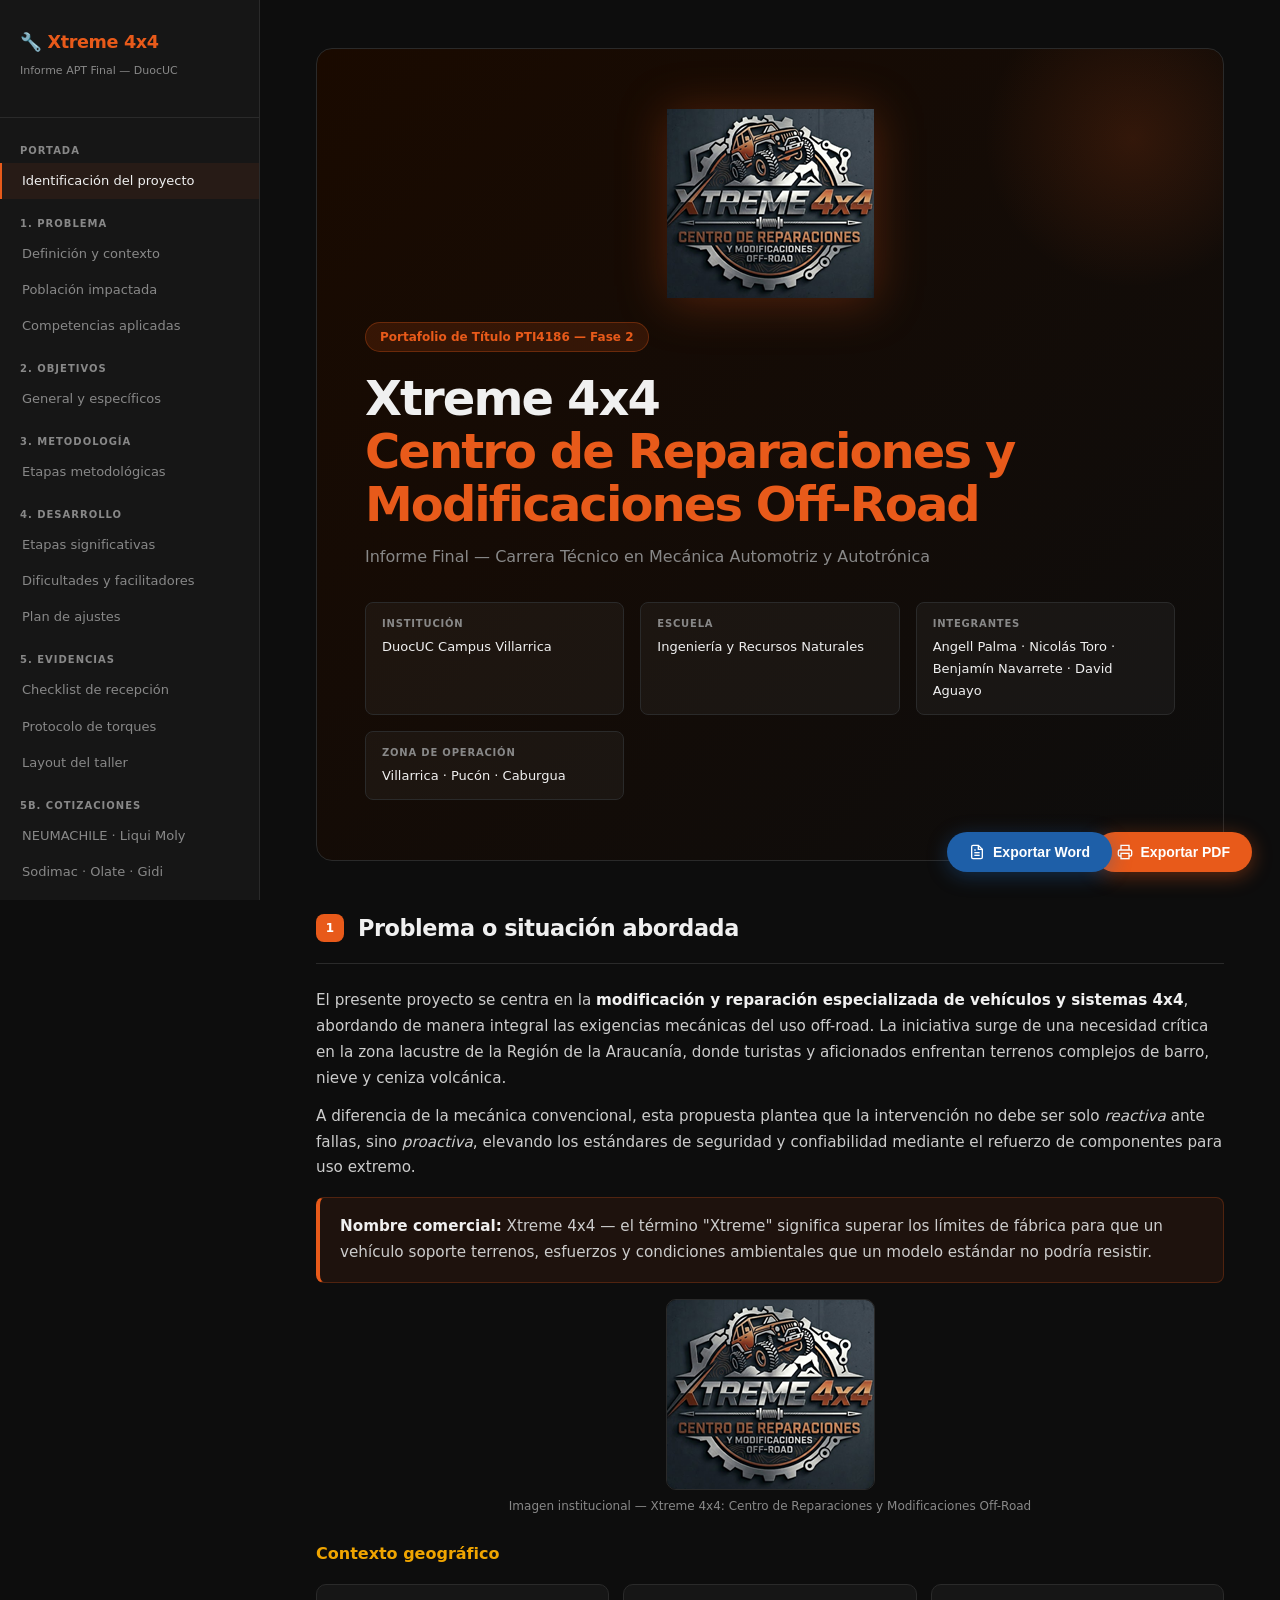
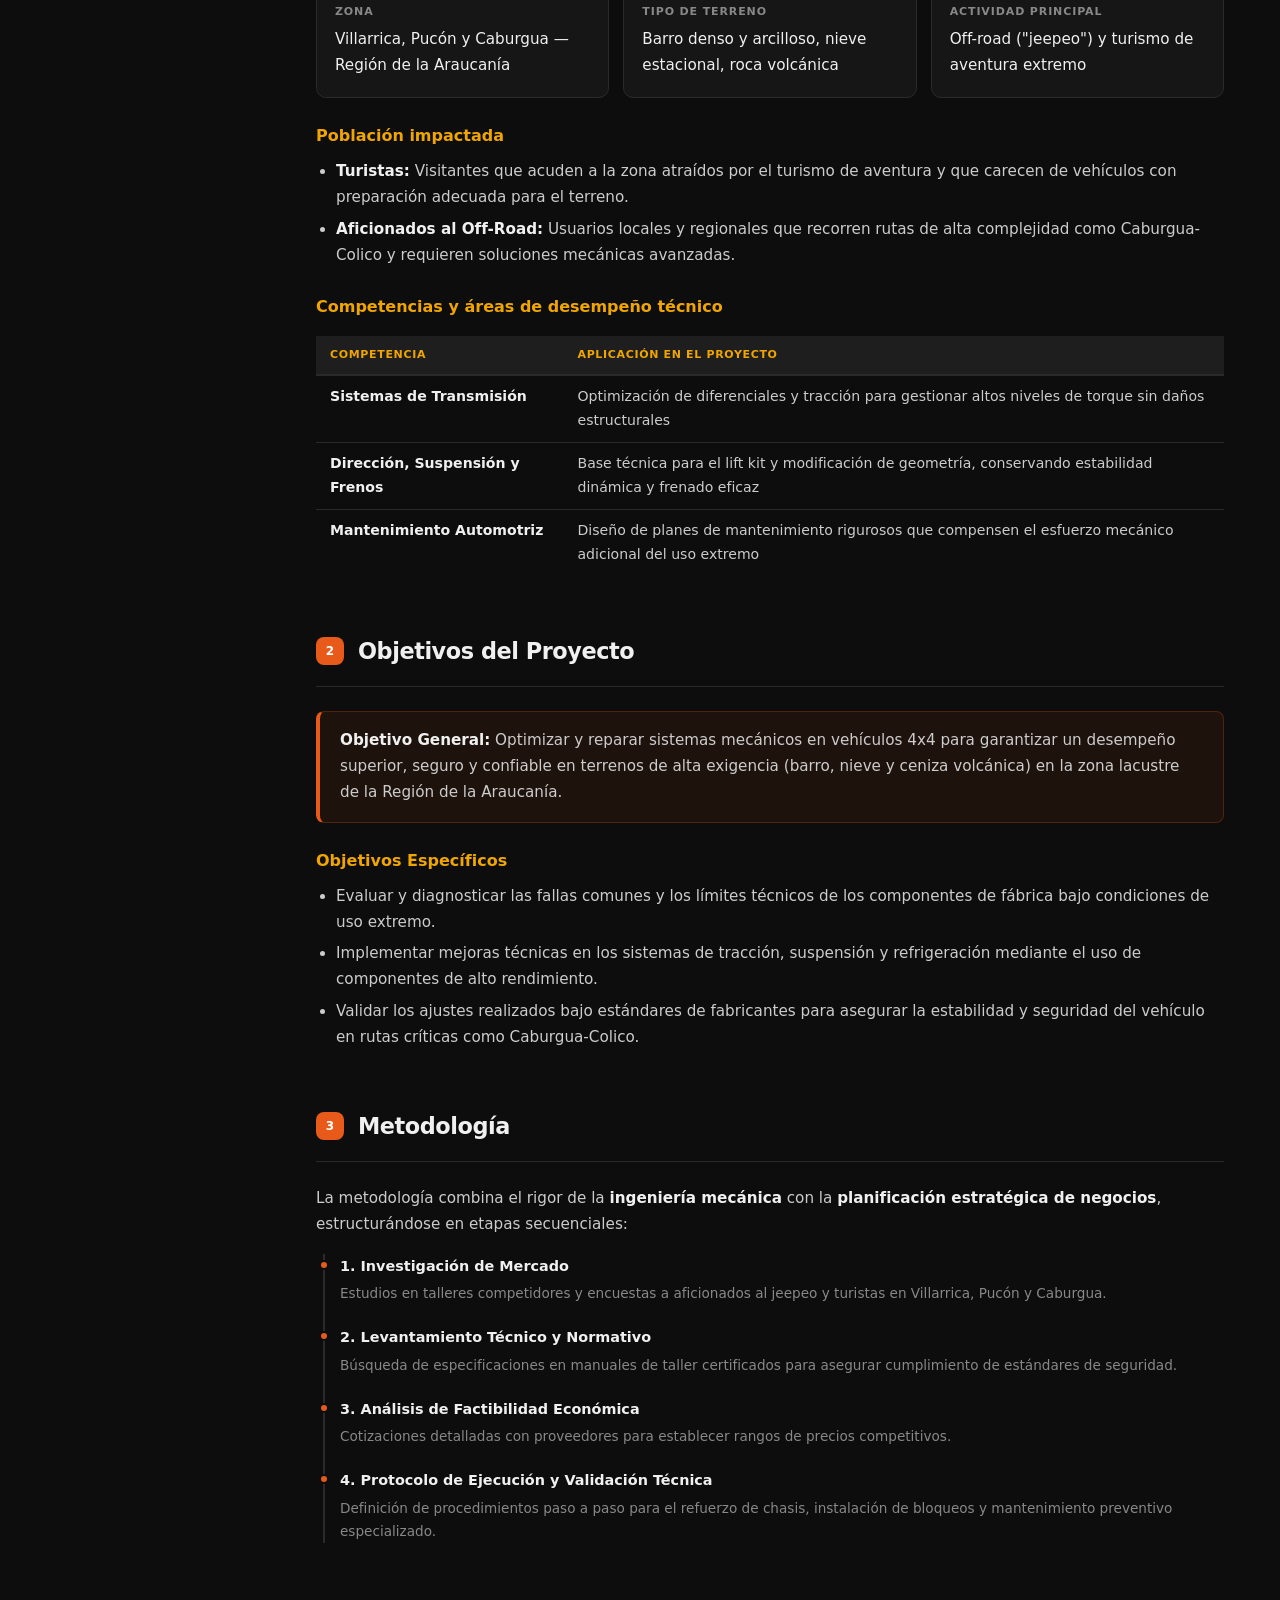
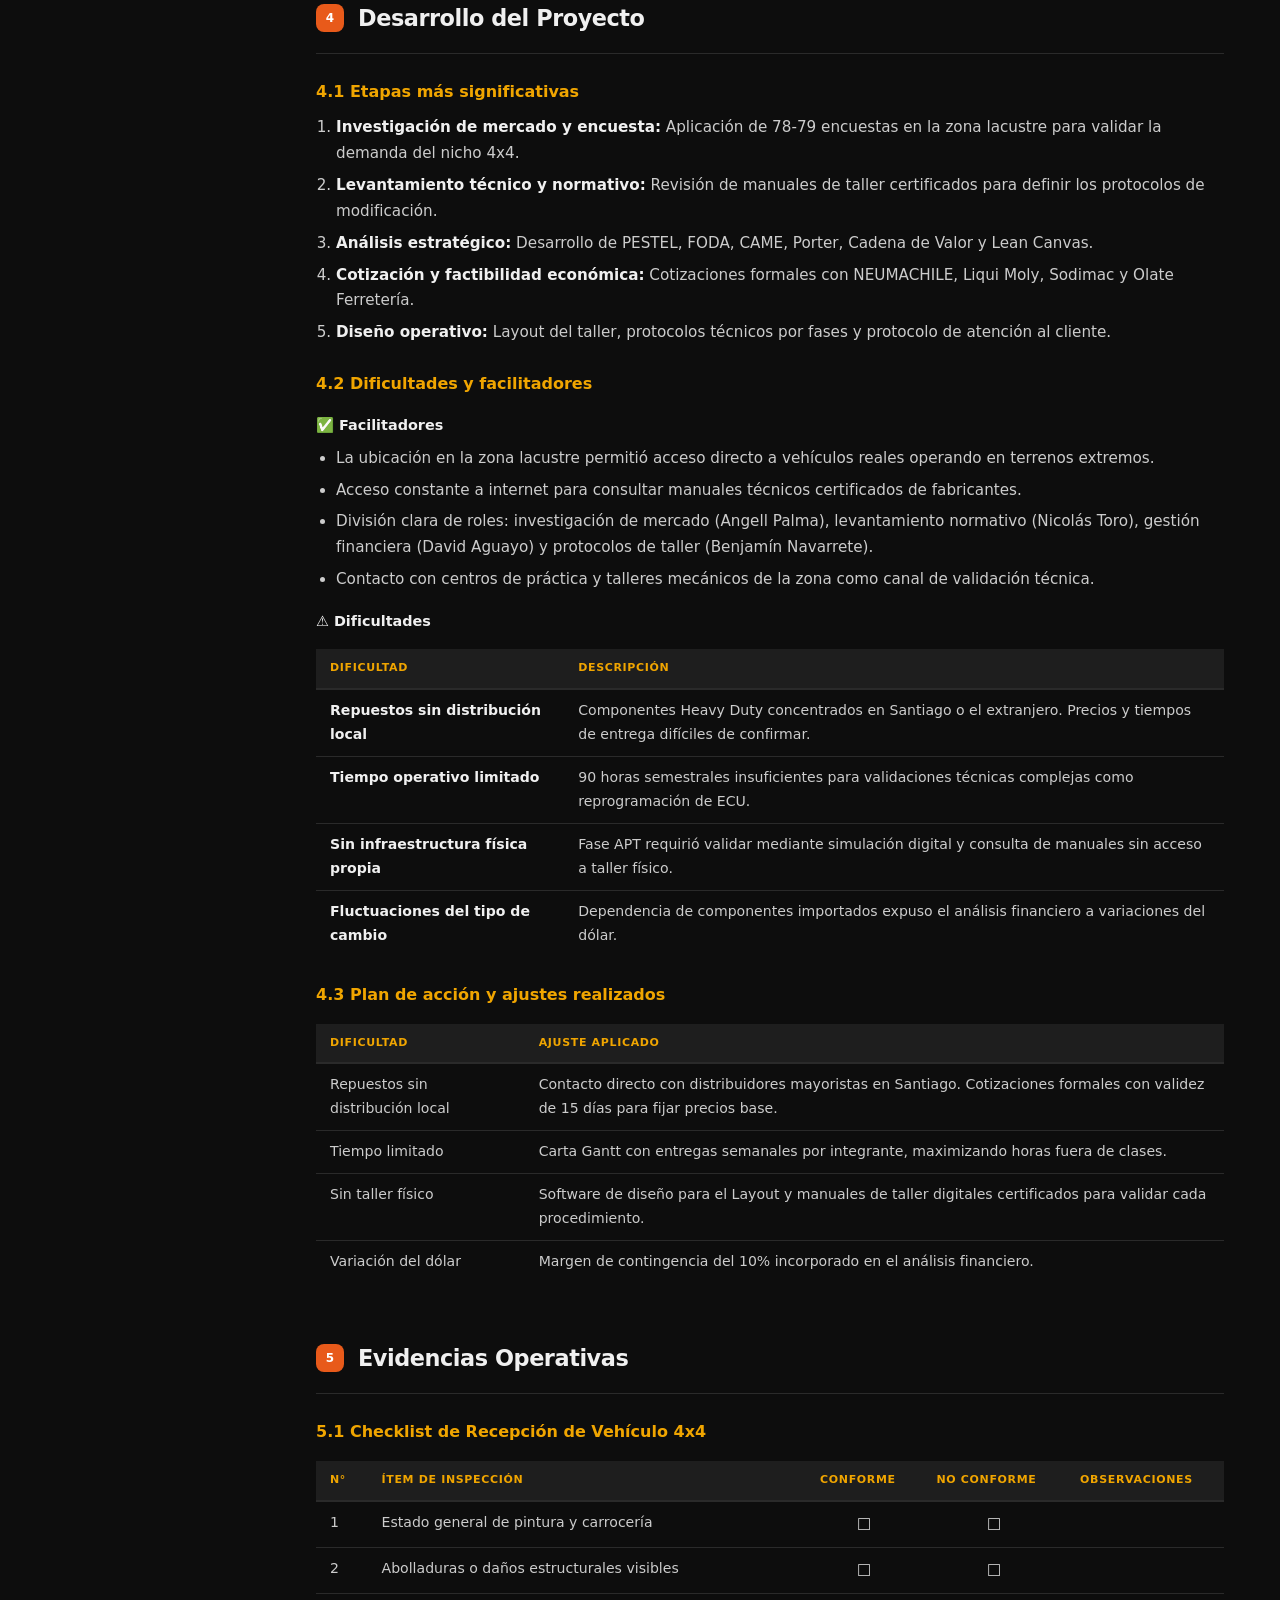
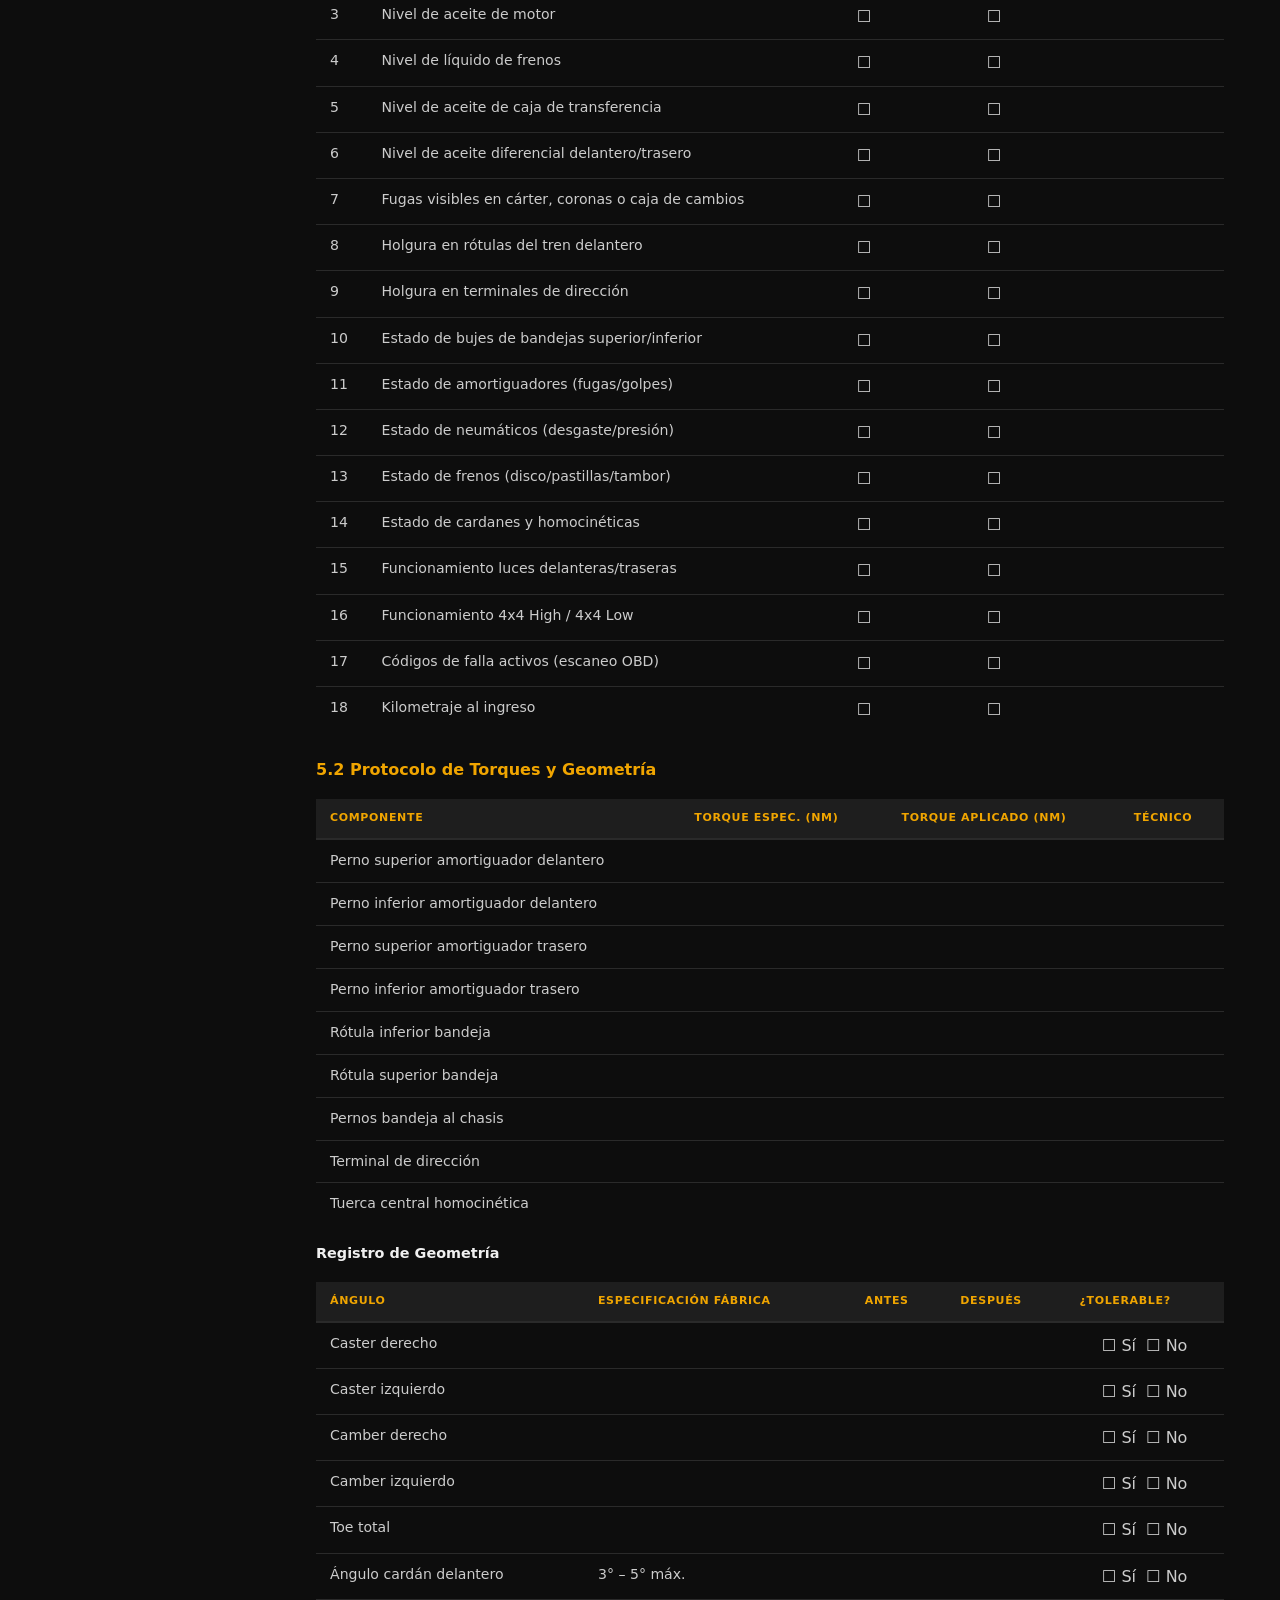
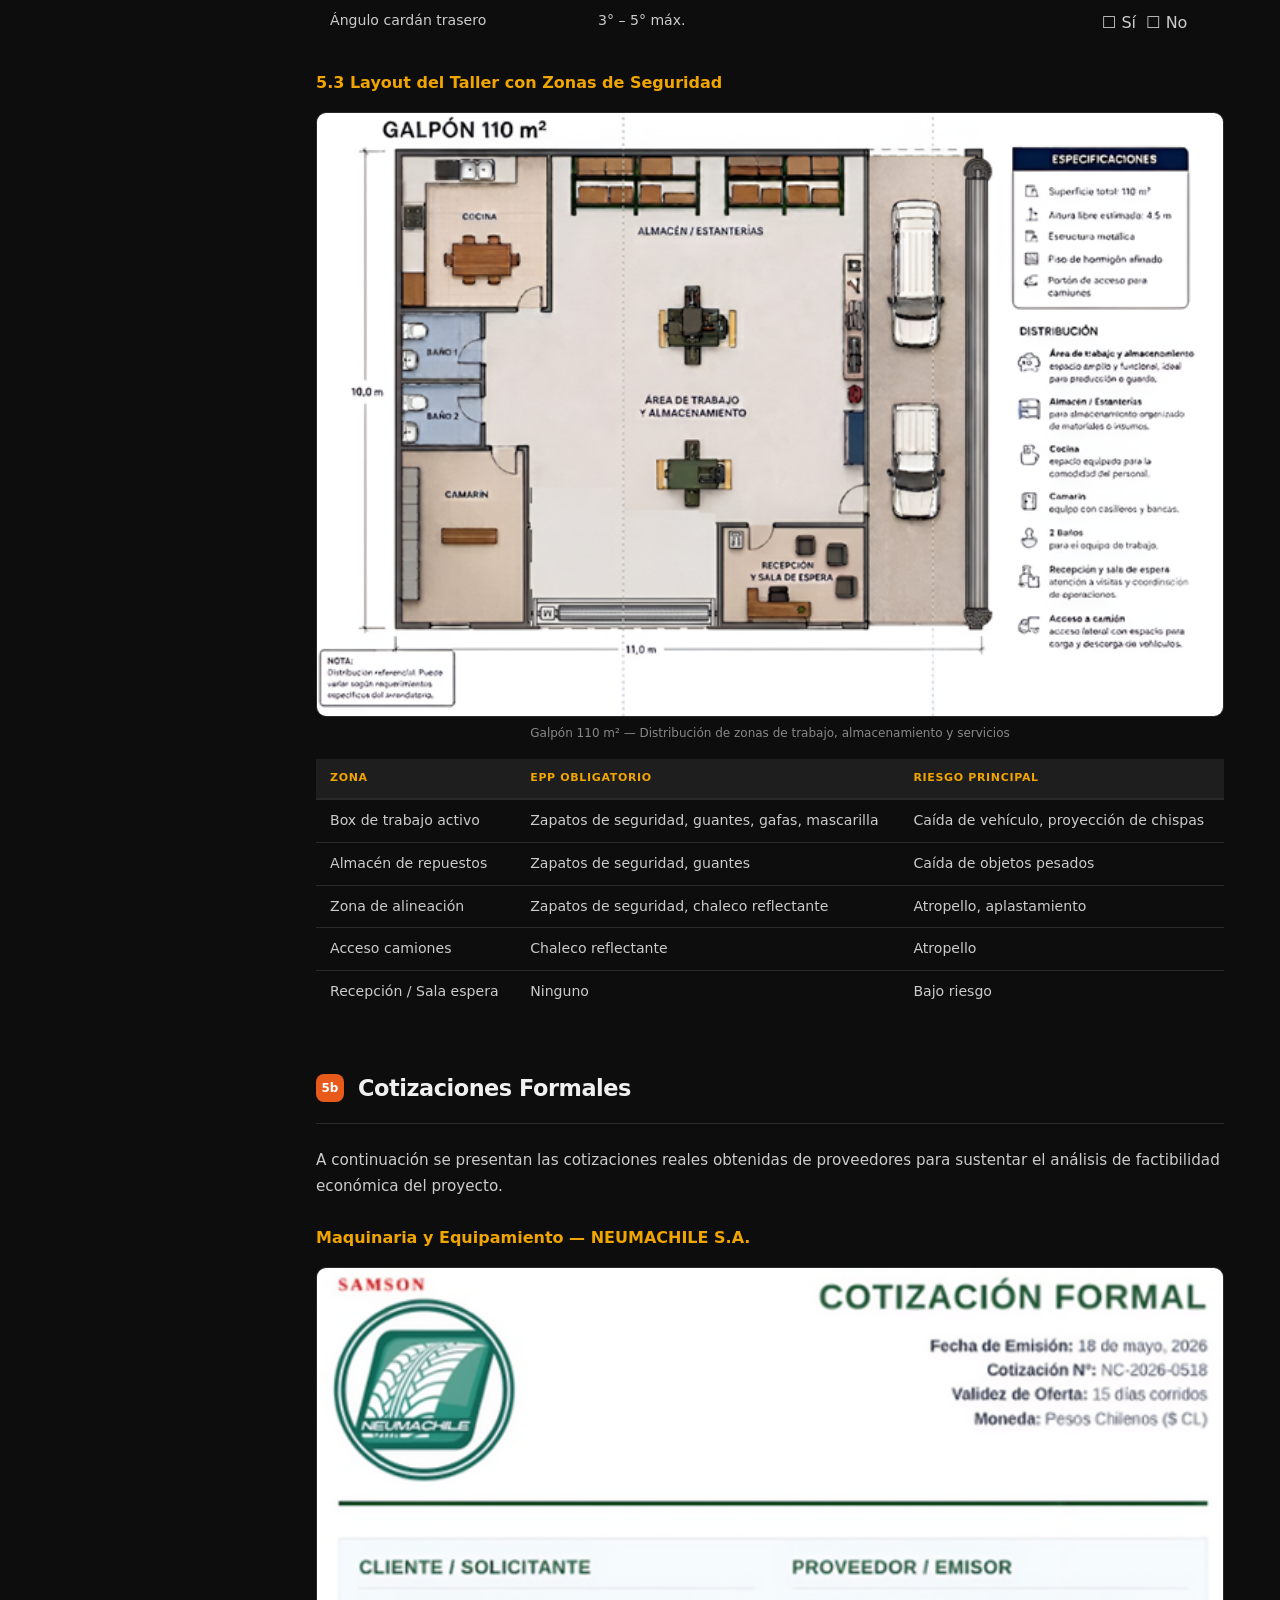
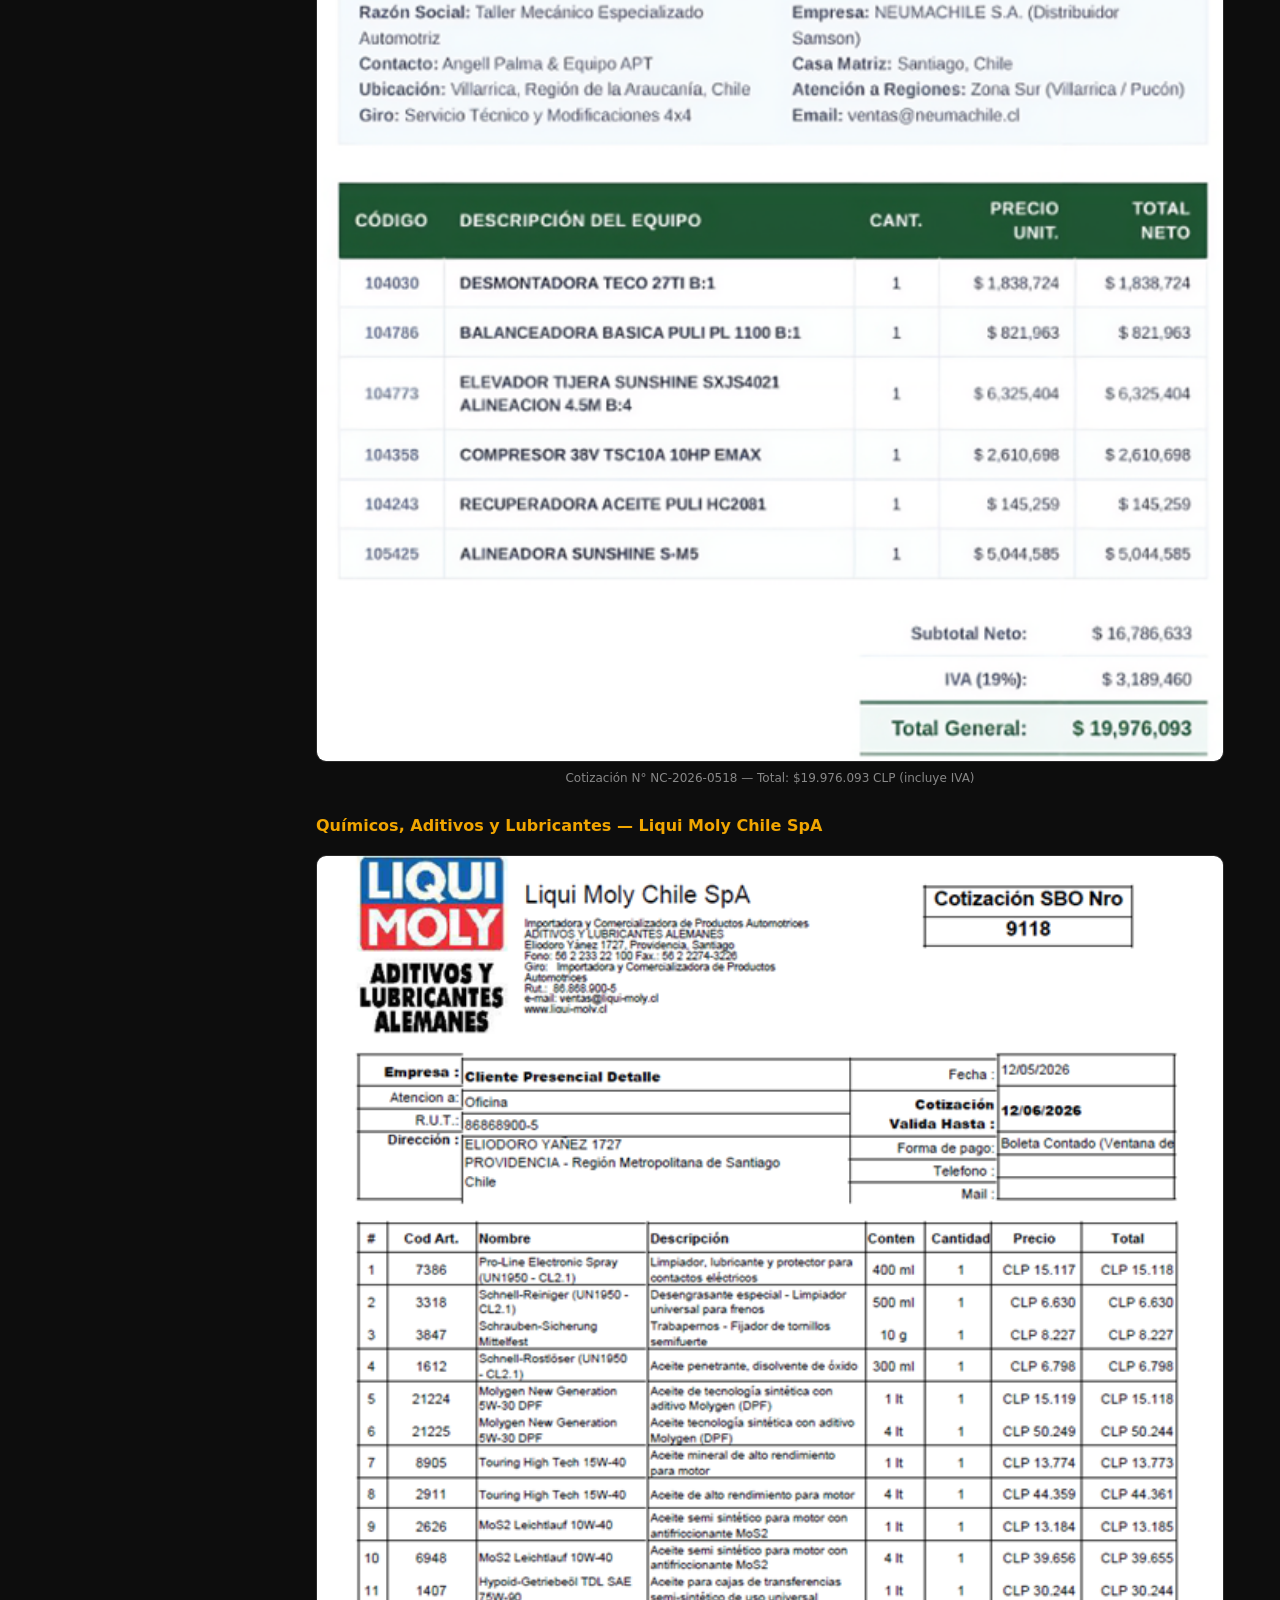
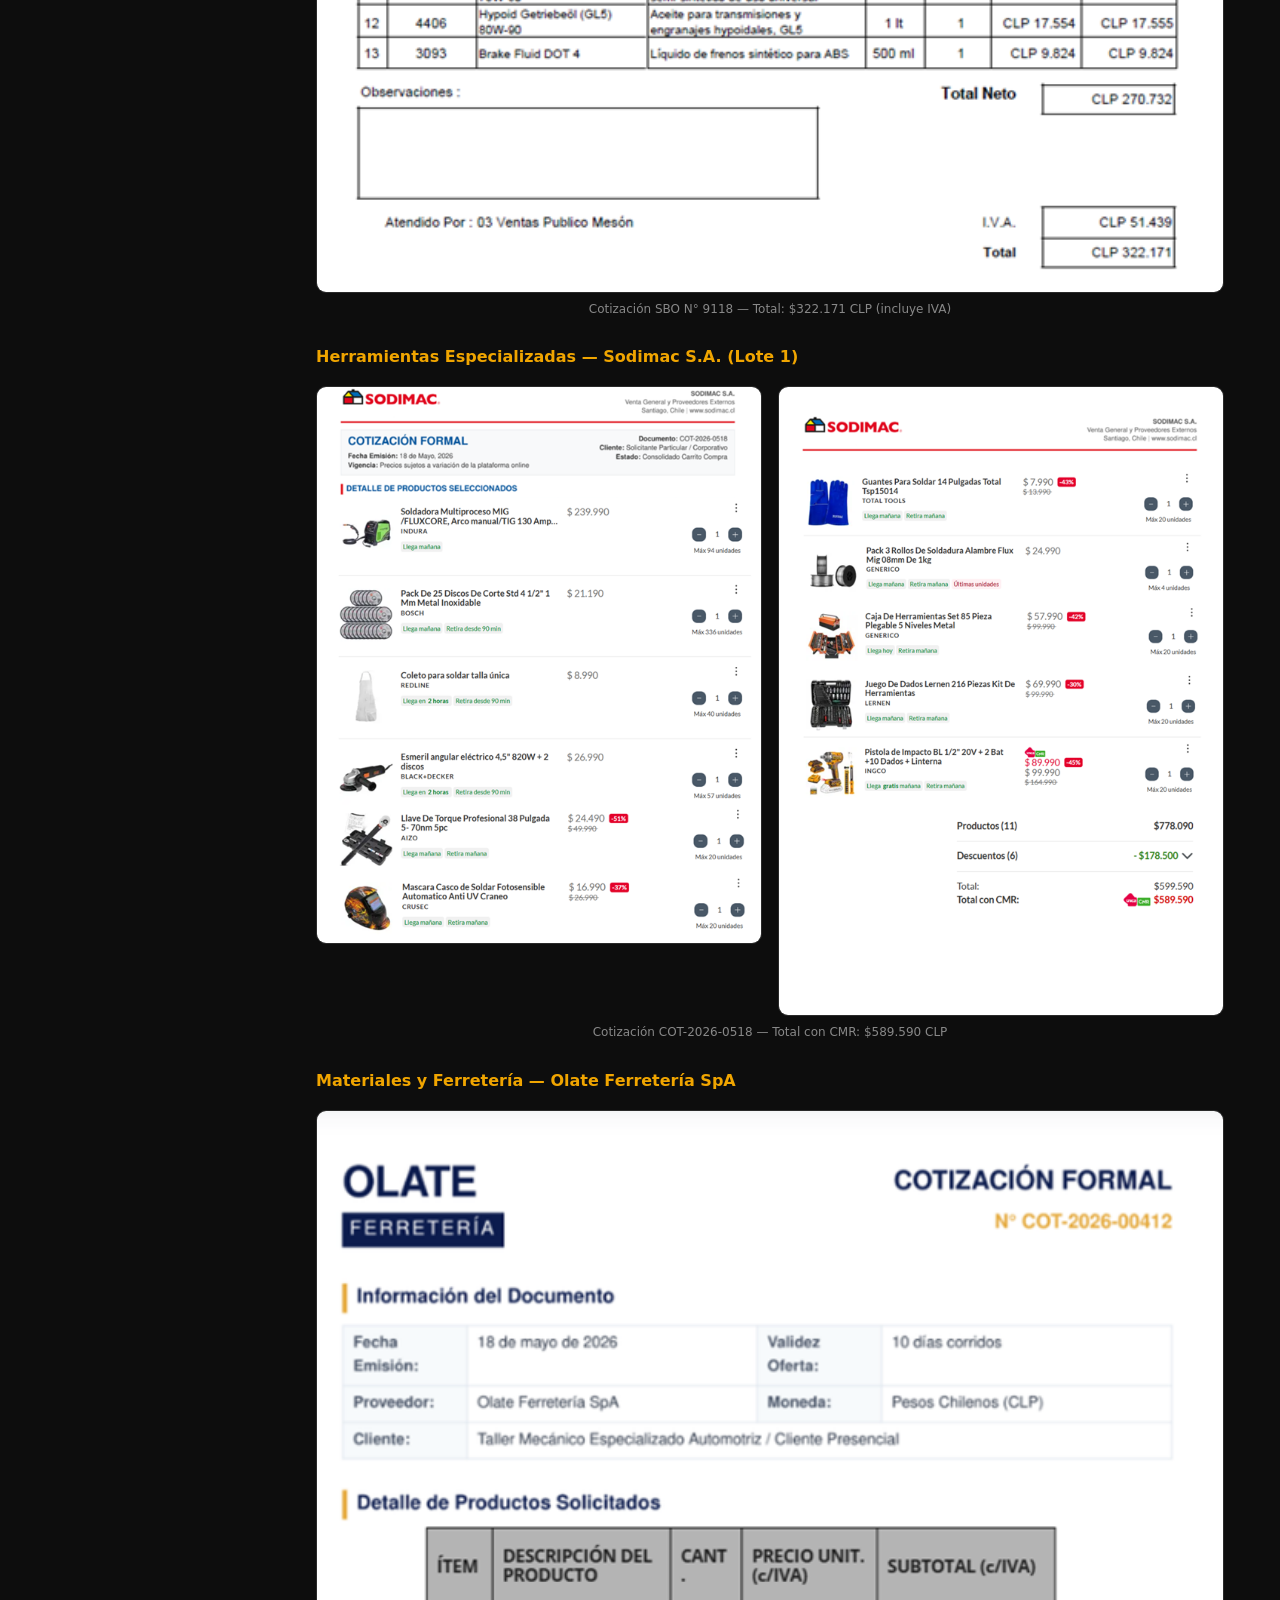
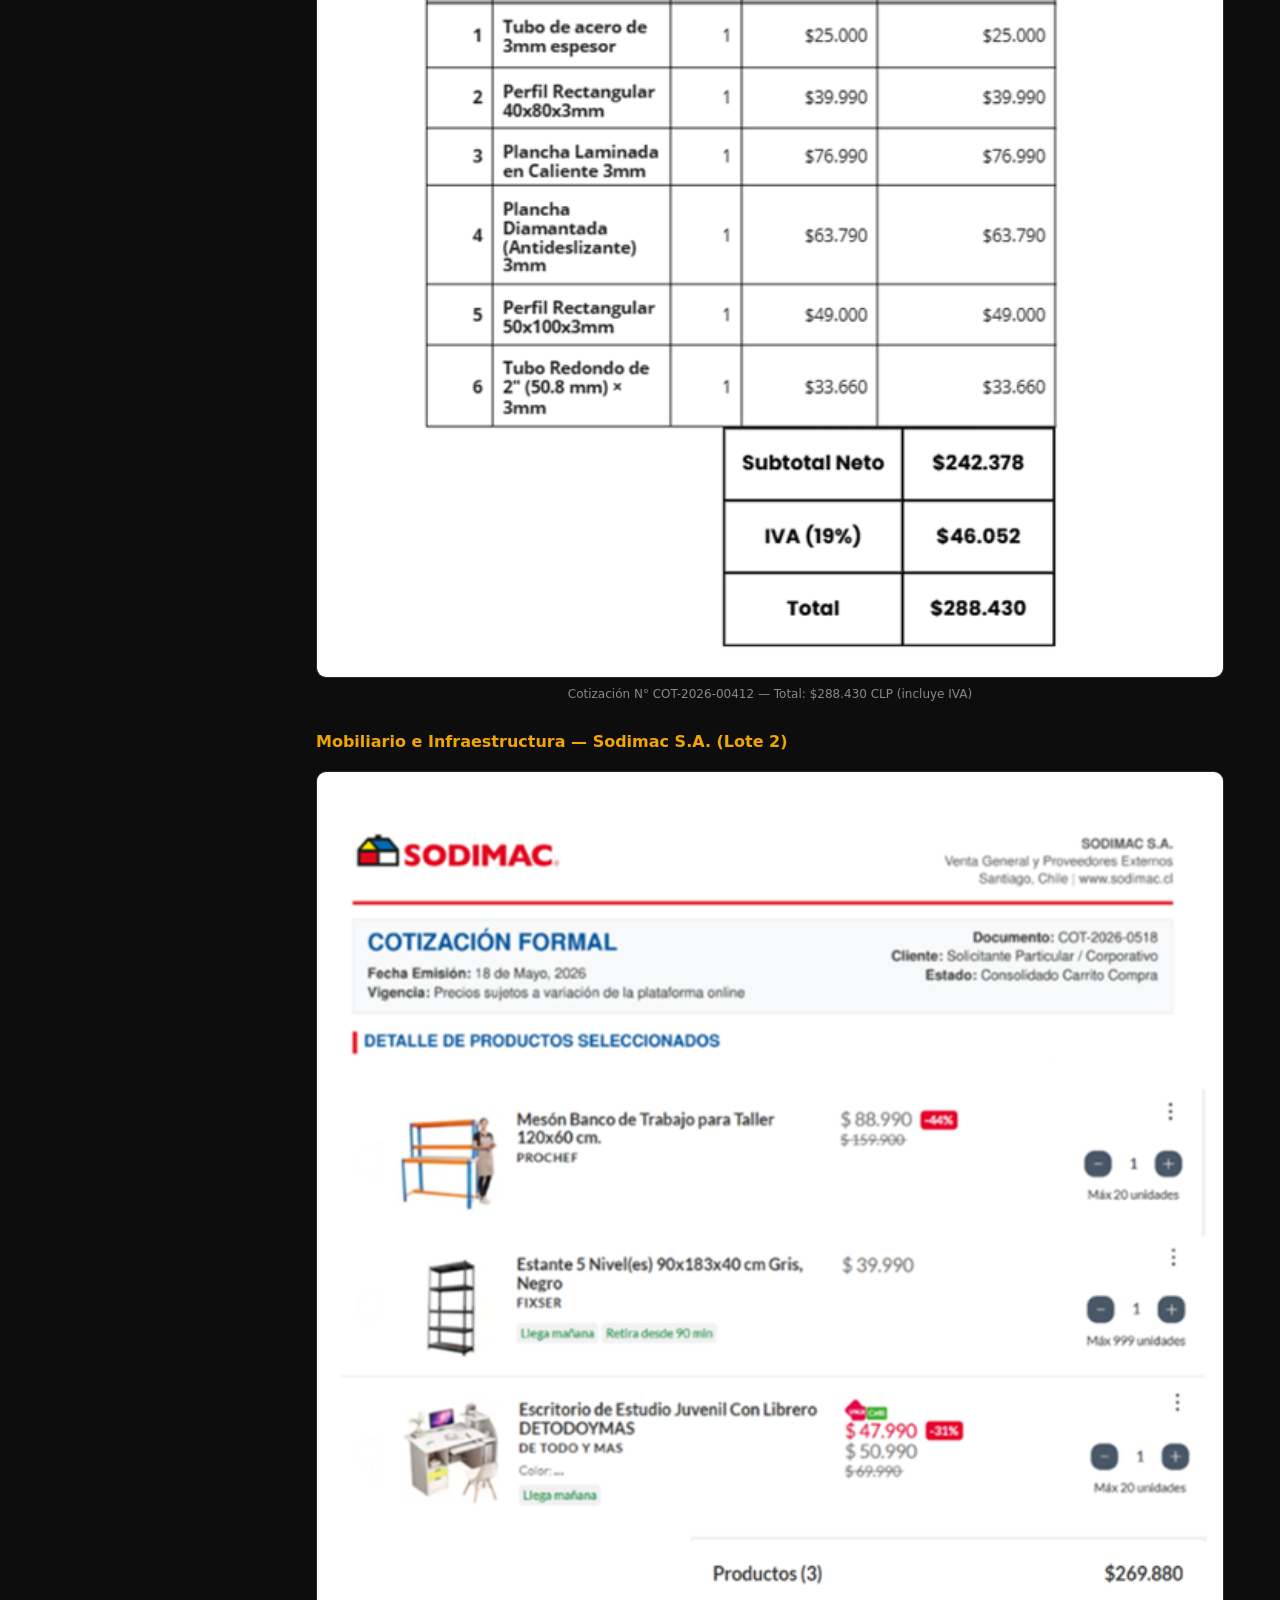
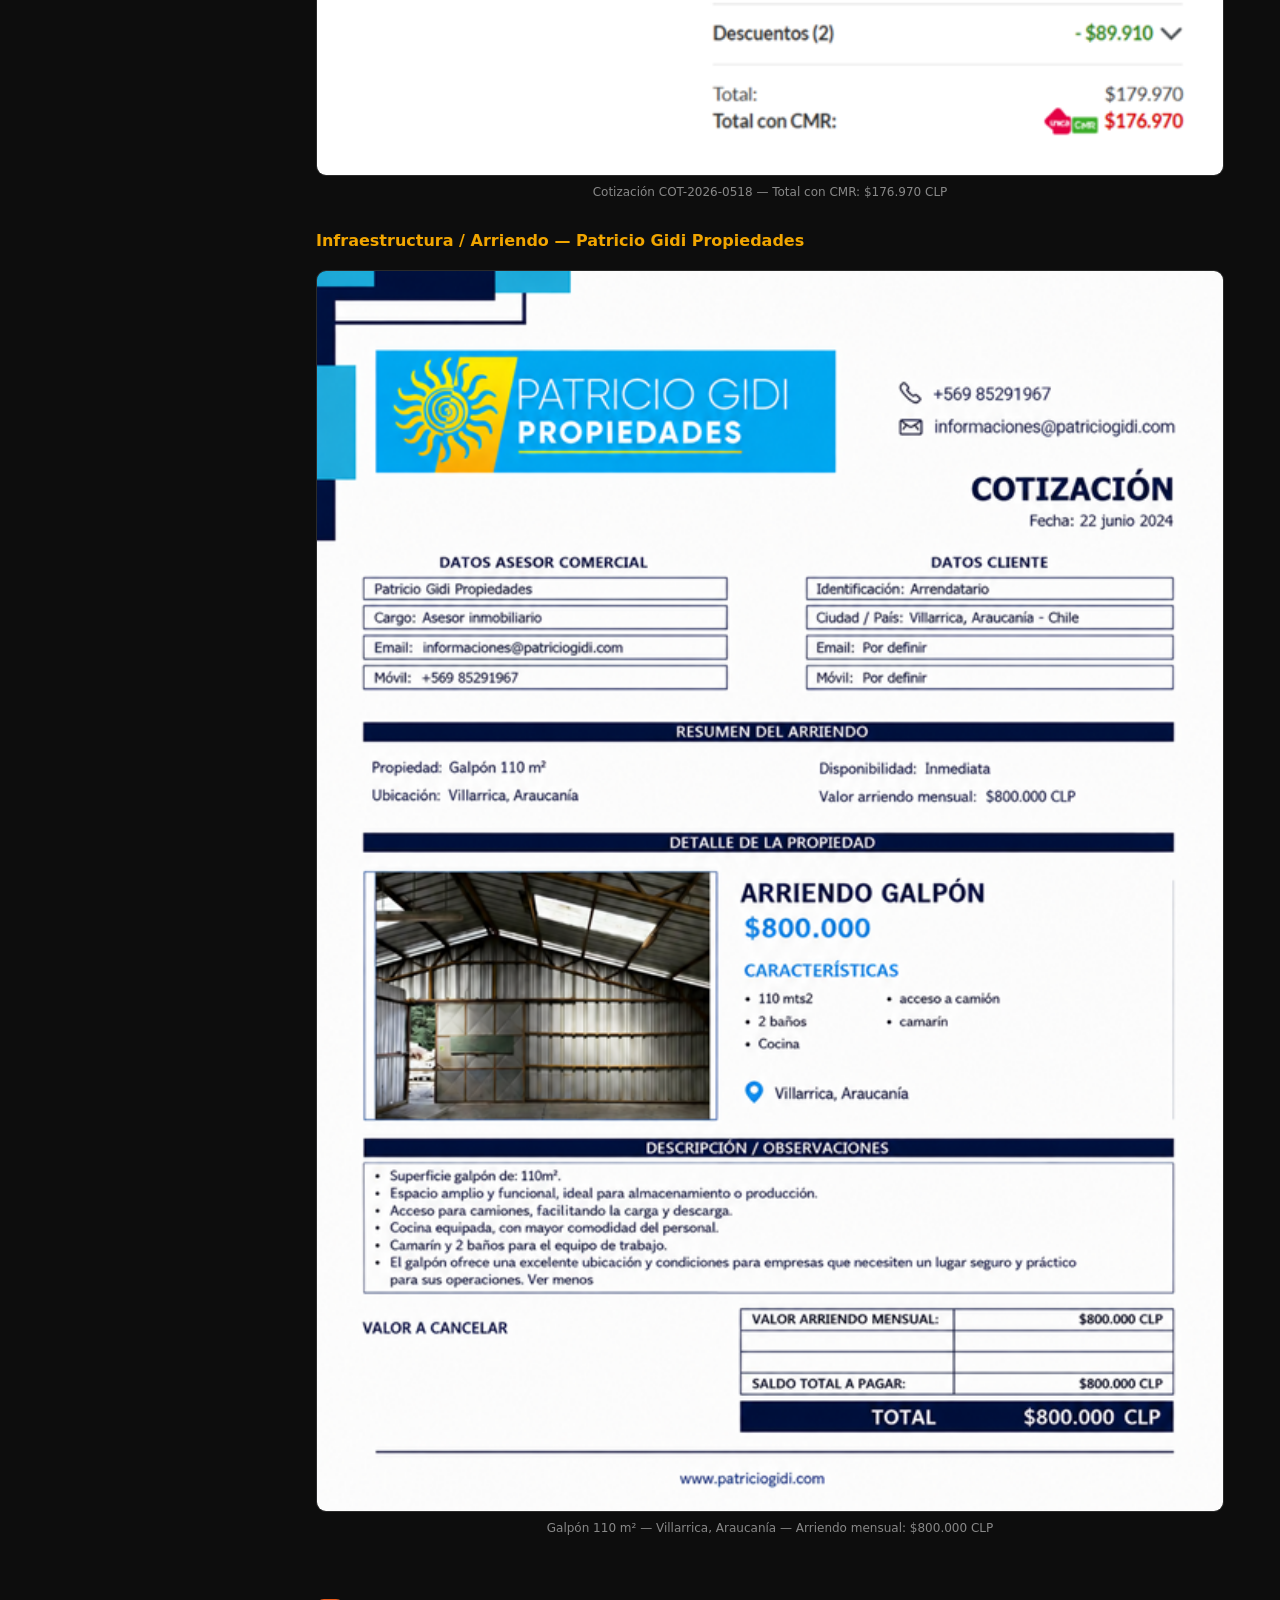
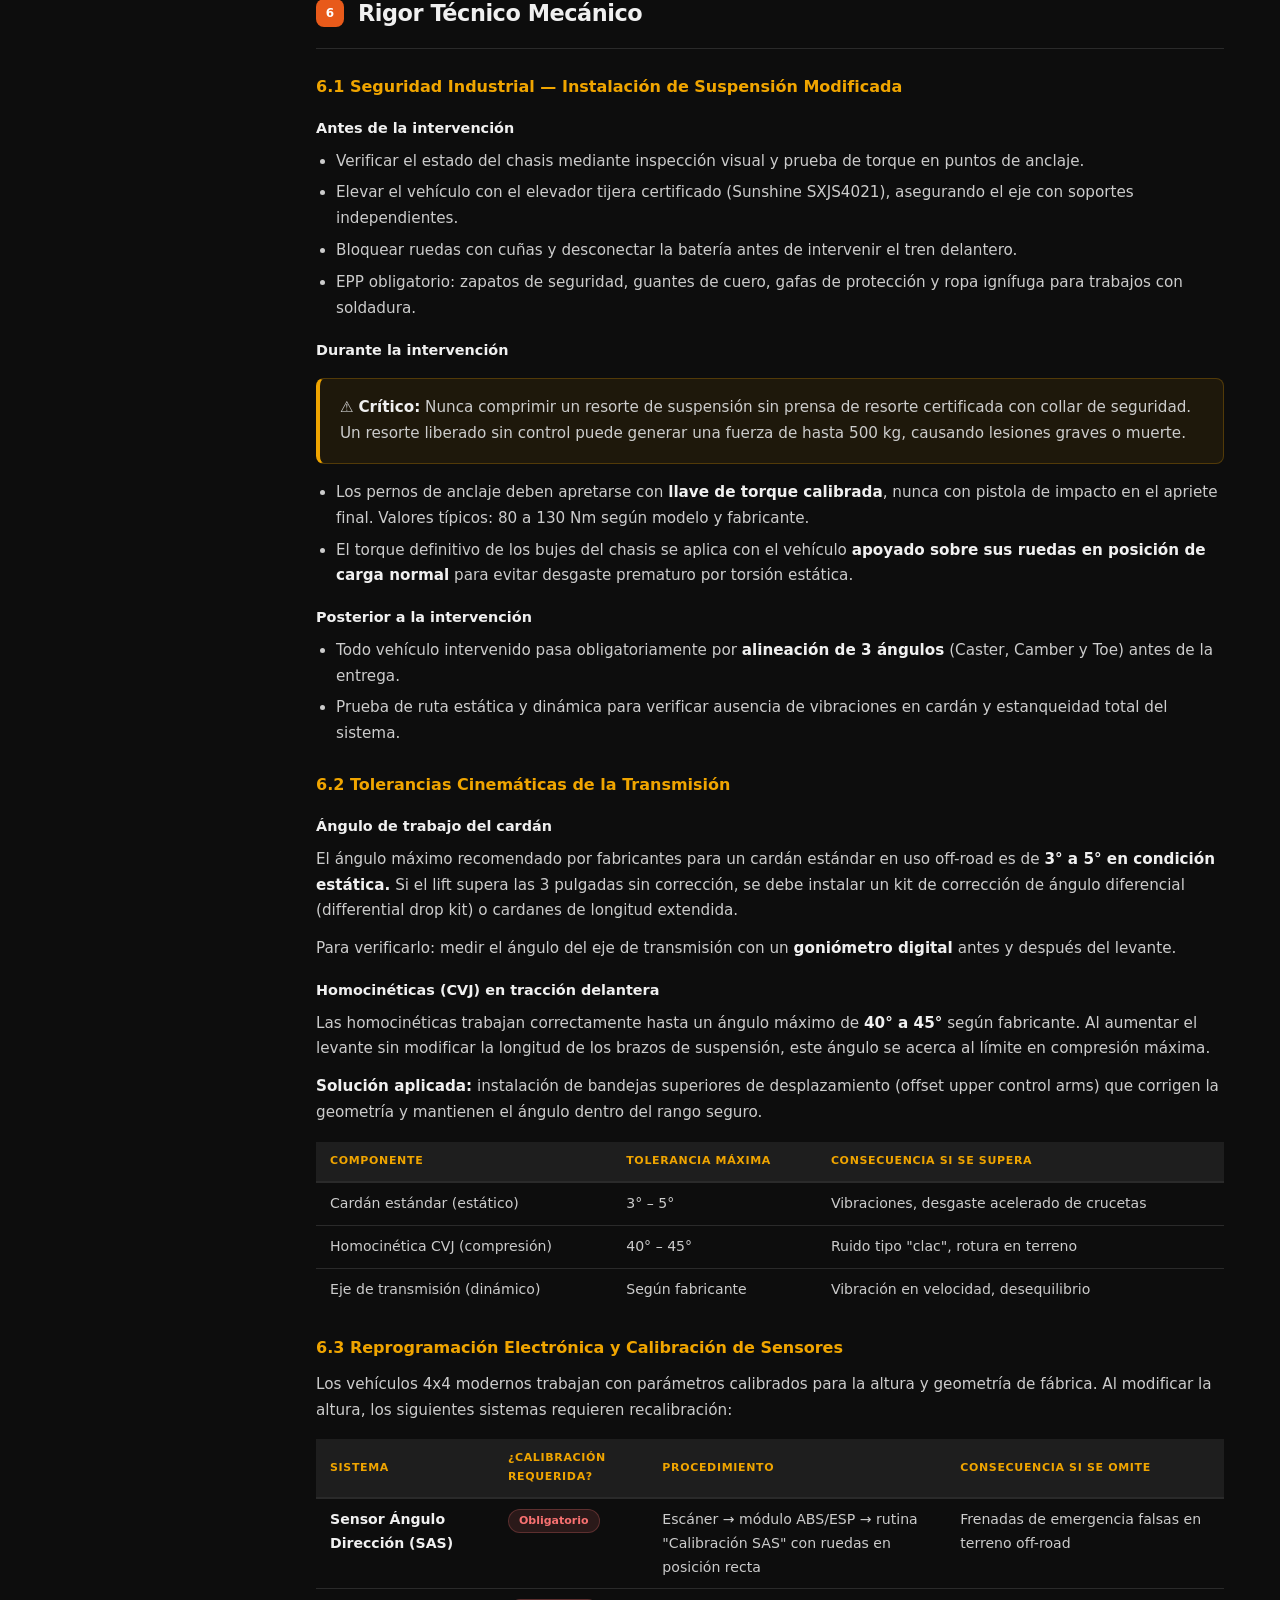
<file: informe-apt.html>
<!DOCTYPE html>
<html lang="es">
<head>
  <meta charset="UTF-8" />
  <meta name="viewport" content="width=device-width, initial-scale=1.0" />
  <title>Xtreme 4x4 — Informe APT Final | DuocUC Villarrica</title>
  <style>
    *, *::before, *::after { box-sizing: border-box; margin: 0; padding: 0; }

    :root {
      --bg: #0d0d0d;
      --surface: #161616;
      --surface2: #1e1e1e;
      --border: #2a2a2a;
      --accent: #e85a1a;
      --accent2: #f0a500;
      --text: #f0f0f0;
      --muted: #888;
      --radius: 10px;
    }

    html { scroll-behavior: smooth; }

    body {
      font-family: 'Segoe UI', system-ui, sans-serif;
      background: var(--bg);
      color: var(--text);
      line-height: 1.7;
    }

    /* ── SIDEBAR NAV ── */
    .sidebar {
      position: fixed;
      top: 0; left: 0;
      width: 260px;
      height: 100vh;
      background: var(--surface);
      border-right: 1px solid var(--border);
      padding: 28px 0;
      overflow-y: auto;
      z-index: 100;
    }

    .sidebar-logo {
      padding: 0 20px 24px;
      border-bottom: 1px solid var(--border);
      margin-bottom: 16px;
    }

    .sidebar-logo h2 {
      font-size: 1.1rem;
      font-weight: 700;
      color: var(--accent);
      letter-spacing: -0.02em;
    }

    .sidebar-logo p {
      font-size: 11px;
      color: var(--muted);
      margin-top: 4px;
    }

    .nav-group {
      margin-bottom: 8px;
    }

    .nav-group-title {
      font-size: 10px;
      font-weight: 700;
      letter-spacing: 0.1em;
      text-transform: uppercase;
      color: var(--muted);
      padding: 8px 20px 4px;
    }

    .nav-link {
      display: block;
      padding: 7px 20px;
      font-size: 13px;
      color: var(--muted);
      text-decoration: none;
      transition: all 0.15s;
      border-left: 2px solid transparent;
    }

    .nav-link:hover, .nav-link.active {
      color: var(--text);
      background: rgba(232, 90, 26, 0.08);
      border-left-color: var(--accent);
    }

    /* ── MAIN ── */
    .main {
      margin-left: 260px;
      padding: 48px 56px;
      max-width: 1100px;
    }

    /* ── COVER ── */
    .cover {
      background: linear-gradient(135deg, #1a0a00, #0d0d0d);
      border: 1px solid var(--border);
      border-radius: 16px;
      padding: 60px 48px;
      margin-bottom: 48px;
      position: relative;
      overflow: hidden;
    }

    .cover::before {
      content: '';
      position: absolute;
      top: -60px; right: -60px;
      width: 300px; height: 300px;
      background: radial-gradient(circle, rgba(232,90,26,0.15), transparent 70%);
      pointer-events: none;
    }

    .cover-badge {
      display: inline-block;
      background: rgba(232,90,26,0.15);
      border: 1px solid rgba(232,90,26,0.3);
      color: var(--accent);
      font-size: 12px;
      font-weight: 600;
      padding: 4px 14px;
      border-radius: 100px;
      margin-bottom: 20px;
    }

    .cover h1 {
      font-size: clamp(2rem, 4vw, 3rem);
      font-weight: 800;
      letter-spacing: -0.04em;
      line-height: 1.1;
      margin-bottom: 12px;
    }

    .cover h1 span { color: var(--accent); }

    .cover-sub {
      font-size: 1rem;
      color: var(--muted);
      margin-bottom: 32px;
    }

    .cover-meta {
      display: grid;
      grid-template-columns: repeat(auto-fill, minmax(200px, 1fr));
      gap: 16px;
    }

    .meta-item {
      background: rgba(255,255,255,0.04);
      border: 1px solid var(--border);
      border-radius: 8px;
      padding: 12px 16px;
    }

    .meta-label {
      font-size: 10px;
      font-weight: 700;
      letter-spacing: 0.08em;
      text-transform: uppercase;
      color: var(--muted);
      margin-bottom: 4px;
    }

    .meta-value {
      font-size: 13px;
      font-weight: 500;
      color: var(--text);
    }

    /* ── SECTIONS ── */
    .section {
      margin-bottom: 56px;
      scroll-margin-top: 32px;
    }

    .section-header {
      display: flex;
      align-items: center;
      gap: 14px;
      margin-bottom: 24px;
      padding-bottom: 16px;
      border-bottom: 1px solid var(--border);
    }

    .section-number {
      background: var(--accent);
      color: #fff;
      font-size: 12px;
      font-weight: 700;
      width: 28px; height: 28px;
      border-radius: 8px;
      display: flex; align-items: center; justify-content: center;
      flex-shrink: 0;
    }

    .section-title {
      font-size: 1.4rem;
      font-weight: 700;
      letter-spacing: -0.02em;
    }

    h3 {
      font-size: 1rem;
      font-weight: 600;
      color: var(--accent2);
      margin: 24px 0 10px;
    }

    h4 {
      font-size: 0.9rem;
      font-weight: 600;
      color: var(--text);
      margin: 16px 0 8px;
    }

    p { color: #ccc; margin-bottom: 12px; font-size: 0.95rem; }

    ul, ol {
      padding-left: 20px;
      margin-bottom: 12px;
    }

    li { color: #ccc; font-size: 0.95rem; margin-bottom: 6px; }

    strong { color: var(--text); }

    /* ── CARDS GRID ── */
    .card-grid {
      display: grid;
      grid-template-columns: repeat(auto-fill, minmax(220px, 1fr));
      gap: 14px;
      margin: 16px 0;
    }

    .info-card {
      background: var(--surface);
      border: 1px solid var(--border);
      border-radius: var(--radius);
      padding: 18px;
    }

    .info-card .label {
      font-size: 11px;
      font-weight: 700;
      letter-spacing: 0.08em;
      text-transform: uppercase;
      color: var(--muted);
      margin-bottom: 6px;
    }

    .info-card .value {
      font-size: 0.95rem;
      color: var(--text);
    }

    /* ── TABLES ── */
    .table-wrap { overflow-x: auto; margin: 16px 0; }

    table {
      width: 100%;
      border-collapse: collapse;
      font-size: 0.88rem;
    }

    th {
      background: var(--surface2);
      color: var(--accent2);
      font-weight: 600;
      text-align: left;
      padding: 10px 14px;
      font-size: 11px;
      text-transform: uppercase;
      letter-spacing: 0.06em;
      border-bottom: 2px solid var(--border);
    }

    td {
      padding: 9px 14px;
      border-bottom: 1px solid var(--border);
      color: #ccc;
      vertical-align: top;
    }

    tr:last-child td { border-bottom: none; }
    tr:hover td { background: rgba(255,255,255,0.02); }

    .td-check {
      text-align: center;
      font-size: 16px;
    }

    /* ── CALLOUT ── */
    .callout {
      background: rgba(232,90,26,0.08);
      border: 1px solid rgba(232,90,26,0.25);
      border-left: 4px solid var(--accent);
      border-radius: 8px;
      padding: 16px 20px;
      margin: 16px 0;
    }

    .callout.warning {
      background: rgba(240,165,0,0.08);
      border-color: rgba(240,165,0,0.25);
      border-left-color: var(--accent2);
    }

    .callout p { margin: 0; }

    /* ── BADGE ── */
    .badge {
      display: inline-block;
      font-size: 11px;
      font-weight: 600;
      padding: 2px 10px;
      border-radius: 100px;
    }

    .badge-ok { background: rgba(52,211,153,0.12); color: #34d399; border: 1px solid rgba(52,211,153,0.25); }
    .badge-warn { background: rgba(240,165,0,0.12); color: var(--accent2); border: 1px solid rgba(240,165,0,0.25); }
    .badge-err { background: rgba(248,113,113,0.12); color: #f87171; border: 1px solid rgba(248,113,113,0.25); }

    /* ── LAYOUT ASCII ── */
    .layout-box {
      background: var(--surface);
      border: 1px solid var(--border);
      border-radius: var(--radius);
      padding: 24px;
      font-family: 'Courier New', monospace;
      font-size: 13px;
      color: #a0e080;
      white-space: pre;
      overflow-x: auto;
      margin: 16px 0;
      line-height: 1.5;
    }

    /* ── FINANCIAL ── */
    .stat-grid {
      display: grid;
      grid-template-columns: repeat(auto-fill, minmax(160px, 1fr));
      gap: 12px;
      margin: 16px 0;
    }

    .stat-card {
      background: var(--surface);
      border: 1px solid var(--border);
      border-radius: var(--radius);
      padding: 16px;
      text-align: center;
    }

    .stat-card .stat-val {
      font-size: 1.3rem;
      font-weight: 700;
      color: var(--accent);
      letter-spacing: -0.02em;
    }

    .stat-card .stat-lbl {
      font-size: 11px;
      color: var(--muted);
      margin-top: 4px;
    }

    /* ── TIMELINE ── */
    .timeline {
      position: relative;
      padding-left: 24px;
      margin: 16px 0;
    }

    .timeline::before {
      content: '';
      position: absolute;
      left: 7px; top: 0; bottom: 0;
      width: 2px;
      background: var(--border);
    }

    .tl-item {
      position: relative;
      margin-bottom: 20px;
    }

    .tl-item::before {
      content: '';
      position: absolute;
      left: -21px; top: 6px;
      width: 10px; height: 10px;
      border-radius: 50%;
      background: var(--accent);
      border: 2px solid var(--bg);
    }

    .tl-title {
      font-size: 0.9rem;
      font-weight: 600;
      color: var(--text);
      margin-bottom: 4px;
    }

    .tl-desc { font-size: 0.85rem; color: var(--muted); margin: 0; }

    /* ── CHECKLIST FORM ── */
    .check-row {
      display: grid;
      grid-template-columns: 1fr 80px 80px 1fr;
      gap: 8px;
      align-items: center;
      padding: 8px 0;
      border-bottom: 1px solid var(--border);
      font-size: 0.88rem;
    }

    .check-row:first-child { font-weight: 700; color: var(--accent2); font-size: 11px; text-transform: uppercase; }

    .check-center { text-align: center; }

    /* ── IMAGES ── */
    .img-full {
      width: 100%;
      border-radius: var(--radius);
      border: 1px solid var(--border);
      margin: 16px 0;
      display: block;
    }

    .img-center {
      display: block;
      max-width: 420px;
      margin: 16px auto;
      border-radius: var(--radius);
      border: 1px solid var(--border);
    }

    .img-logo {
      display: block;
      max-width: 260px;
      margin: 0 auto 24px;
      filter: drop-shadow(0 4px 24px rgba(232,90,26,0.3));
    }

    .img-caption {
      text-align: center;
      font-size: 12px;
      color: var(--muted);
      margin-top: -10px;
      margin-bottom: 16px;
    }

    .img-grid {
      display: grid;
      grid-template-columns: 1fr 1fr;
      gap: 16px;
      margin: 16px 0;
    }

    .img-grid img {
      width: 100%;
      border-radius: var(--radius);
      border: 1px solid var(--border);
    }

    /* ── RESPONSIVE ── */
    @media (max-width: 900px) {
      .sidebar { display: none; }
      .main { margin-left: 0; padding: 24px 20px; }
      .img-grid { grid-template-columns: 1fr; }
    }

    /* ══════════════════════════════════════
       ESTILOS DE IMPRESIÓN / EXPORT PDF
       ══════════════════════════════════════ */
    @media print {
      /* ── Variables de color para impresión ── */
      :root {
        --bg: #ffffff;
        --surface: #f7f7f7;
        --surface2: #eeeeee;
        --border: #cccccc;
        --accent: #c0430f;
        --accent2: #b07800;
        --text: #111111;
        --muted: #555555;
      }

      /* ── Configuración de página ── */
      @page {
        size: A4;
        margin: 20mm 18mm 20mm 18mm;
      }

      @page :first {
        margin-top: 10mm;
      }

      /* ── Reset general ── */
      *, *::before, *::after {
        -webkit-print-color-adjust: exact !important;
        print-color-adjust: exact !important;
        color-adjust: exact !important;
      }

      html, body {
        background: #fff !important;
        color: #111 !important;
        font-size: 10pt;
        line-height: 1.5;
      }

      /* ── Ocultar sidebar ── */
      .sidebar { display: none !important; }

      /* ── Main ocupa todo el ancho ── */
      .main {
        margin-left: 0 !important;
        padding: 0 !important;
        max-width: 100% !important;
      }

      /* ── Portada — página propia ── */
      .cover {
        background: #fff !important;
        border: 2px solid #c0430f !important;
        border-radius: 8px !important;
        padding: 32px !important;
        page-break-after: always;
        break-after: page;
        text-align: center;
      }

      .cover::before { display: none !important; }

      .cover h1 {
        color: #c0430f !important;
        font-size: 24pt !important;
      }

      .cover h1 span { color: #111 !important; }

      .cover-badge {
        background: #fde8de !important;
        border: 1px solid #c0430f !important;
        color: #c0430f !important;
        border-radius: 4px !important;
      }

      .cover-sub { color: #555 !important; }

      .cover-meta {
        display: grid !important;
        grid-template-columns: 1fr 1fr !important;
        gap: 10px !important;
        margin-top: 24px !important;
      }

      .meta-item {
        background: #f7f7f7 !important;
        border: 1px solid #ccc !important;
        border-radius: 4px !important;
        text-align: left !important;
      }

      .meta-label { color: #555 !important; }
      .meta-value { color: #111 !important; }

      /* ── Secciones ── */
      .section {
        margin-bottom: 24pt !important;
        page-break-inside: avoid;
      }

      .section-header {
        border-bottom: 2px solid #c0430f !important;
        margin-bottom: 14pt !important;
        padding-bottom: 8pt !important;
        page-break-after: avoid;
        break-after: avoid;
      }

      .section-number {
        background: #c0430f !important;
        color: #fff !important;
        border-radius: 4px !important;
        print-color-adjust: exact !important;
      }

      .section-title {
        color: #111 !important;
        font-size: 14pt !important;
      }

      /* ── Texto ── */
      p { color: #222 !important; font-size: 10pt !important; }
      li { color: #222 !important; font-size: 10pt !important; }
      h3 { color: #b07800 !important; font-size: 11pt !important; page-break-after: avoid; }
      h4 { color: #111 !important; font-size: 10pt !important; page-break-after: avoid; }
      strong { color: #111 !important; }

      /* ── Tablas ── */
      .table-wrap {
        page-break-inside: avoid;
        margin: 8pt 0 !important;
      }

      table {
        width: 100% !important;
        border-collapse: collapse !important;
        font-size: 8.5pt !important;
      }

      th {
        background: #c0430f !important;
        color: #fff !important;
        padding: 6pt 8pt !important;
        font-size: 8pt !important;
        print-color-adjust: exact !important;
      }

      td {
        padding: 5pt 8pt !important;
        border: 1px solid #ccc !important;
        color: #111 !important;
        font-size: 8.5pt !important;
      }

      tr:nth-child(even) td {
        background: #f9f9f9 !important;
        print-color-adjust: exact !important;
      }

      /* ── Callouts ── */
      .callout {
        background: #fff8f5 !important;
        border: 1px solid #c0430f !important;
        border-left: 4px solid #c0430f !important;
        border-radius: 4px !important;
        padding: 10pt 12pt !important;
        page-break-inside: avoid;
        print-color-adjust: exact !important;
      }

      .callout.warning {
        background: #fffbf0 !important;
        border-color: #b07800 !important;
        border-left-color: #b07800 !important;
      }

      .callout p { color: #222 !important; margin: 0 !important; }

      /* ── Cards info ── */
      .card-grid {
        display: grid !important;
        grid-template-columns: repeat(3, 1fr) !important;
        gap: 8pt !important;
      }

      .info-card {
        background: #f7f7f7 !important;
        border: 1px solid #ccc !important;
        border-radius: 4px !important;
        page-break-inside: avoid;
        print-color-adjust: exact !important;
      }

      .info-card .label { color: #555 !important; }
      .info-card .value { color: #111 !important; }

      /* ── Stats ── */
      .stat-grid {
        display: grid !important;
        grid-template-columns: repeat(3, 1fr) !important;
        gap: 8pt !important;
        page-break-inside: avoid;
      }

      .stat-card {
        background: #f7f7f7 !important;
        border: 1px solid #ccc !important;
        border-radius: 4px !important;
        page-break-inside: avoid;
        print-color-adjust: exact !important;
      }

      .stat-val { color: #c0430f !important; font-size: 12pt !important; print-color-adjust: exact !important; }
      .stat-lbl { color: #555 !important; font-size: 8pt !important; }

      /* ── Badges ── */
      .badge { font-size: 8pt !important; border-radius: 3px !important; print-color-adjust: exact !important; }
      .badge-ok { background: #e6f7f0 !important; color: #1a7a50 !important; border: 1px solid #1a7a50 !important; }
      .badge-warn { background: #fffbf0 !important; color: #b07800 !important; border: 1px solid #b07800 !important; }
      .badge-err { background: #fff0f0 !important; color: #cc0000 !important; border: 1px solid #cc0000 !important; }

      /* ── Timeline ── */
      .timeline { padding-left: 16pt !important; }

      .timeline::before {
        background: #ccc !important;
        print-color-adjust: exact !important;
      }

      .tl-item::before {
        background: #c0430f !important;
        border-color: #fff !important;
        print-color-adjust: exact !important;
      }

      .tl-title { color: #111 !important; }
      .tl-desc { color: #555 !important; }

      /* ── Imágenes ── */
      .img-logo {
        max-width: 180px !important;
        margin: 0 auto 16pt !important;
      }

      .img-center {
        max-width: 300px !important;
        margin: 10pt auto !important;
        border: 1px solid #ccc !important;
      }

      .img-full {
        width: 100% !important;
        border: 1px solid #ccc !important;
        border-radius: 4px !important;
        margin: 8pt 0 !important;
        page-break-inside: avoid;
      }

      .img-grid {
        display: grid !important;
        grid-template-columns: 1fr 1fr !important;
        gap: 8pt !important;
        page-break-inside: avoid;
      }

      .img-caption {
        color: #555 !important;
        font-size: 8pt !important;
        font-style: italic;
        margin-bottom: 8pt !important;
      }

      /* ── Saltos de página entre secciones grandes ── */
      #cotizaciones,
      #seguridad-industrial,
      #financiero,
      #cierre {
        page-break-before: always;
        break-before: page;
      }

      /* ── Ocultar cosas innecesarias en PDF ── */
      .nav-link, .nav-group, .nav-group-title { display: none !important; }
    }
  </style>

  <!-- Botón de exportar PDF (solo visible en pantalla) -->
  <style>
    .print-btn {
      position: fixed;
      bottom: 28px;
      right: 28px;
      background: #e85a1a;
      color: #fff;
      border: none;
      border-radius: 50px;
      padding: 12px 22px;
      font-size: 14px;
      font-weight: 600;
      cursor: pointer;
      box-shadow: 0 4px 20px rgba(232,90,26,0.4);
      z-index: 200;
      display: flex;
      align-items: center;
      gap: 8px;
      transition: all 0.2s;
    }
    .print-btn:hover { background: #c0430f; transform: translateY(-2px); }
    .word-btn {
      position: fixed;
      bottom: 28px;
      right: 168px;
      background: #1e5fa8;
      color: #fff;
      border: none;
      border-radius: 50px;
      padding: 12px 22px;
      font-size: 14px;
      font-weight: 600;
      cursor: pointer;
      box-shadow: 0 4px 20px rgba(30,95,168,0.4);
      z-index: 200;
      display: flex;
      align-items: center;
      gap: 8px;
      transition: all 0.2s;
    }
    .word-btn:hover { background: #154a87; transform: translateY(-2px); }
    @media print { .print-btn, .word-btn { display: none !important; } }
  </style>
</head>
<body>

<!-- SIDEBAR -->
<nav class="sidebar">
  <div class="sidebar-logo">
    <h2>🔧 Xtreme 4x4</h2>
    <p>Informe APT Final — DuocUC</p>
  </div>

  <div class="nav-group">
    <div class="nav-group-title">Portada</div>
    <a class="nav-link" href="#portada">Identificación del proyecto</a>
  </div>

  <div class="nav-group">
    <div class="nav-group-title">1. Problema</div>
    <a class="nav-link" href="#problema">Definición y contexto</a>
    <a class="nav-link" href="#poblacion">Población impactada</a>
    <a class="nav-link" href="#competencias">Competencias aplicadas</a>
  </div>

  <div class="nav-group">
    <div class="nav-group-title">2. Objetivos</div>
    <a class="nav-link" href="#objetivos">General y específicos</a>
  </div>

  <div class="nav-group">
    <div class="nav-group-title">3. Metodología</div>
    <a class="nav-link" href="#metodologia">Etapas metodológicas</a>
  </div>

  <div class="nav-group">
    <div class="nav-group-title">4. Desarrollo</div>
    <a class="nav-link" href="#etapas">Etapas significativas</a>
    <a class="nav-link" href="#dificultades">Dificultades y facilitadores</a>
    <a class="nav-link" href="#ajustes">Plan de ajustes</a>
  </div>

  <div class="nav-group">
    <div class="nav-group-title">5. Evidencias</div>
    <a class="nav-link" href="#checklist">Checklist de recepción</a>
    <a class="nav-link" href="#torques">Protocolo de torques</a>
    <a class="nav-link" href="#layout">Layout del taller</a>
  </div>

  <div class="nav-group">
    <div class="nav-group-title">5b. Cotizaciones</div>
    <a class="nav-link" href="#cotizaciones">NEUMACHILE · Liqui Moly</a>
    <a class="nav-link" href="#cotizaciones">Sodimac · Olate · Gidi</a>
  </div>

  <div class="nav-group">
    <div class="nav-group-title">6. Técnico mecánico</div>
    <a class="nav-link" href="#seguridad-industrial">Seguridad industrial</a>
    <a class="nav-link" href="#tolerancias">Tolerancias cinemáticas</a>
    <a class="nav-link" href="#electronica">Reprogramación electrónica</a>
  </div>

  <div class="nav-group">
    <div class="nav-group-title">7. Resultados</div>
    <a class="nav-link" href="#financiero">Análisis financiero</a>
    <a class="nav-link" href="#mercado">Estudio de mercado</a>
  </div>

  <div class="nav-group">
    <div class="nav-group-title">8. Cierre</div>
    <a class="nav-link" href="#cierre">Reflexión y proyecciones</a>
  </div>
</nav>

<!-- MAIN -->
<main class="main">

  <!-- PORTADA -->
  <div class="cover" id="portada">
    <img src="img/logo.png" alt="Logo Xtreme 4x4" class="img-logo" />
    <span class="cover-badge">Portafolio de Título PTI4186 — Fase 2</span>
    <h1>Xtreme 4x4<br><span>Centro de Reparaciones y<br>Modificaciones Off-Road</span></h1>
    <p class="cover-sub">Informe Final — Carrera Técnico en Mecánica Automotriz y Autotrónica</p>
    <div class="cover-meta">
      <div class="meta-item">
        <div class="meta-label">Institución</div>
        <div class="meta-value">DuocUC Campus Villarrica</div>
      </div>
      <div class="meta-item">
        <div class="meta-label">Escuela</div>
        <div class="meta-value">Ingeniería y Recursos Naturales</div>
      </div>
      <div class="meta-item">
        <div class="meta-label">Integrantes</div>
        <div class="meta-value">Angell Palma · Nicolás Toro · Benjamín Navarrete · David Aguayo</div>
      </div>
      <div class="meta-item">
        <div class="meta-label">Zona de operación</div>
        <div class="meta-value">Villarrica · Pucón · Caburgua</div>
      </div>
    </div>
  </div>

  <!-- SECCIÓN 1 — PROBLEMA -->
  <section class="section" id="problema">
    <div class="section-header">
      <div class="section-number">1</div>
      <h2 class="section-title">Problema o situación abordada</h2>
    </div>

    <p>El presente proyecto se centra en la <strong>modificación y reparación especializada de vehículos y sistemas 4x4</strong>, abordando de manera integral las exigencias mecánicas del uso off-road. La iniciativa surge de una necesidad crítica en la zona lacustre de la Región de la Araucanía, donde turistas y aficionados enfrentan terrenos complejos de barro, nieve y ceniza volcánica.</p>

    <p>A diferencia de la mecánica convencional, esta propuesta plantea que la intervención no debe ser solo <em>reactiva</em> ante fallas, sino <em>proactiva</em>, elevando los estándares de seguridad y confiabilidad mediante el refuerzo de componentes para uso extremo.</p>

    <div class="callout">
      <p><strong>Nombre comercial:</strong> Xtreme 4x4 — el término "Xtreme" significa superar los límites de fábrica para que un vehículo soporte terrenos, esfuerzos y condiciones ambientales que un modelo estándar no podría resistir.</p>
    </div>

    <img src="img/logo.png" alt="Logo institucional Xtreme 4x4" class="img-center" />
    <p class="img-caption">Imagen institucional — Xtreme 4x4: Centro de Reparaciones y Modificaciones Off-Road</p>

    <h3>Contexto geográfico</h3>
    <div class="card-grid">
      <div class="info-card">
        <div class="label">Zona</div>
        <div class="value">Villarrica, Pucón y Caburgua — Región de la Araucanía</div>
      </div>
      <div class="info-card">
        <div class="label">Tipo de terreno</div>
        <div class="value">Barro denso y arcilloso, nieve estacional, roca volcánica</div>
      </div>
      <div class="info-card">
        <div class="label">Actividad principal</div>
        <div class="value">Off-road ("jeepeo") y turismo de aventura extremo</div>
      </div>
    </div>

    <h3 id="poblacion">Población impactada</h3>
    <ul>
      <li><strong>Turistas:</strong> Visitantes que acuden a la zona atraídos por el turismo de aventura y que carecen de vehículos con preparación adecuada para el terreno.</li>
      <li><strong>Aficionados al Off-Road:</strong> Usuarios locales y regionales que recorren rutas de alta complejidad como Caburgua-Colico y requieren soluciones mecánicas avanzadas.</li>
    </ul>

    <h3 id="competencias">Competencias y áreas de desempeño técnico</h3>
    <div class="table-wrap">
      <table>
        <thead>
          <tr><th>Competencia</th><th>Aplicación en el proyecto</th></tr>
        </thead>
        <tbody>
          <tr><td><strong>Sistemas de Transmisión</strong></td><td>Optimización de diferenciales y tracción para gestionar altos niveles de torque sin daños estructurales</td></tr>
          <tr><td><strong>Dirección, Suspensión y Frenos</strong></td><td>Base técnica para el lift kit y modificación de geometría, conservando estabilidad dinámica y frenado eficaz</td></tr>
          <tr><td><strong>Mantenimiento Automotriz</strong></td><td>Diseño de planes de mantenimiento rigurosos que compensen el esfuerzo mecánico adicional del uso extremo</td></tr>
        </tbody>
      </table>
    </div>
  </section>

  <!-- SECCIÓN 2 — OBJETIVOS -->
  <section class="section" id="objetivos">
    <div class="section-header">
      <div class="section-number">2</div>
      <h2 class="section-title">Objetivos del Proyecto</h2>
    </div>

    <div class="callout">
      <p><strong>Objetivo General:</strong> Optimizar y reparar sistemas mecánicos en vehículos 4x4 para garantizar un desempeño superior, seguro y confiable en terrenos de alta exigencia (barro, nieve y ceniza volcánica) en la zona lacustre de la Región de la Araucanía.</p>
    </div>

    <h3>Objetivos Específicos</h3>
    <ul>
      <li>Evaluar y diagnosticar las fallas comunes y los límites técnicos de los componentes de fábrica bajo condiciones de uso extremo.</li>
      <li>Implementar mejoras técnicas en los sistemas de tracción, suspensión y refrigeración mediante el uso de componentes de alto rendimiento.</li>
      <li>Validar los ajustes realizados bajo estándares de fabricantes para asegurar la estabilidad y seguridad del vehículo en rutas críticas como Caburgua-Colico.</li>
    </ul>
  </section>

  <!-- SECCIÓN 3 — METODOLOGÍA -->
  <section class="section" id="metodologia">
    <div class="section-header">
      <div class="section-number">3</div>
      <h2 class="section-title">Metodología</h2>
    </div>

    <p>La metodología combina el rigor de la <strong>ingeniería mecánica</strong> con la <strong>planificación estratégica de negocios</strong>, estructurándose en etapas secuenciales:</p>

    <div class="timeline">
      <div class="tl-item">
        <div class="tl-title">1. Investigación de Mercado</div>
        <p class="tl-desc">Estudios en talleres competidores y encuestas a aficionados al jeepeo y turistas en Villarrica, Pucón y Caburgua.</p>
      </div>
      <div class="tl-item">
        <div class="tl-title">2. Levantamiento Técnico y Normativo</div>
        <p class="tl-desc">Búsqueda de especificaciones en manuales de taller certificados para asegurar cumplimiento de estándares de seguridad.</p>
      </div>
      <div class="tl-item">
        <div class="tl-title">3. Análisis de Factibilidad Económica</div>
        <p class="tl-desc">Cotizaciones detalladas con proveedores para establecer rangos de precios competitivos.</p>
      </div>
      <div class="tl-item">
        <div class="tl-title">4. Protocolo de Ejecución y Validación Técnica</div>
        <p class="tl-desc">Definición de procedimientos paso a paso para el refuerzo de chasis, instalación de bloqueos y mantenimiento preventivo especializado.</p>
      </div>
    </div>
  </section>

  <!-- SECCIÓN 4 — DESARROLLO -->
  <section class="section" id="etapas">
    <div class="section-header">
      <div class="section-number">4</div>
      <h2 class="section-title">Desarrollo del Proyecto</h2>
    </div>

    <h3>4.1 Etapas más significativas</h3>
    <ol>
      <li><strong>Investigación de mercado y encuesta:</strong> Aplicación de 78-79 encuestas en la zona lacustre para validar la demanda del nicho 4x4.</li>
      <li><strong>Levantamiento técnico y normativo:</strong> Revisión de manuales de taller certificados para definir los protocolos de modificación.</li>
      <li><strong>Análisis estratégico:</strong> Desarrollo de PESTEL, FODA, CAME, Porter, Cadena de Valor y Lean Canvas.</li>
      <li><strong>Cotización y factibilidad económica:</strong> Cotizaciones formales con NEUMACHILE, Liqui Moly, Sodimac y Olate Ferretería.</li>
      <li><strong>Diseño operativo:</strong> Layout del taller, protocolos técnicos por fases y protocolo de atención al cliente.</li>
    </ol>

    <h3 id="dificultades">4.2 Dificultades y facilitadores</h3>

    <h4>✅ Facilitadores</h4>
    <ul>
      <li>La ubicación en la zona lacustre permitió acceso directo a vehículos reales operando en terrenos extremos.</li>
      <li>Acceso constante a internet para consultar manuales técnicos certificados de fabricantes.</li>
      <li>División clara de roles: investigación de mercado (Angell Palma), levantamiento normativo (Nicolás Toro), gestión financiera (David Aguayo) y protocolos de taller (Benjamín Navarrete).</li>
      <li>Contacto con centros de práctica y talleres mecánicos de la zona como canal de validación técnica.</li>
    </ul>

    <h4>⚠️ Dificultades</h4>
    <div class="table-wrap">
      <table>
        <thead><tr><th>Dificultad</th><th>Descripción</th></tr></thead>
        <tbody>
          <tr><td><strong>Repuestos sin distribución local</strong></td><td>Componentes Heavy Duty concentrados en Santiago o el extranjero. Precios y tiempos de entrega difíciles de confirmar.</td></tr>
          <tr><td><strong>Tiempo operativo limitado</strong></td><td>90 horas semestrales insuficientes para validaciones técnicas complejas como reprogramación de ECU.</td></tr>
          <tr><td><strong>Sin infraestructura física propia</strong></td><td>Fase APT requirió validar mediante simulación digital y consulta de manuales sin acceso a taller físico.</td></tr>
          <tr><td><strong>Fluctuaciones del tipo de cambio</strong></td><td>Dependencia de componentes importados expuso el análisis financiero a variaciones del dólar.</td></tr>
        </tbody>
      </table>
    </div>

    <h3 id="ajustes">4.3 Plan de acción y ajustes realizados</h3>
    <div class="table-wrap">
      <table>
        <thead><tr><th>Dificultad</th><th>Ajuste aplicado</th></tr></thead>
        <tbody>
          <tr><td>Repuestos sin distribución local</td><td>Contacto directo con distribuidores mayoristas en Santiago. Cotizaciones formales con validez de 15 días para fijar precios base.</td></tr>
          <tr><td>Tiempo limitado</td><td>Carta Gantt con entregas semanales por integrante, maximizando horas fuera de clases.</td></tr>
          <tr><td>Sin taller físico</td><td>Software de diseño para el Layout y manuales de taller digitales certificados para validar cada procedimiento.</td></tr>
          <tr><td>Variación del dólar</td><td>Margen de contingencia del 10% incorporado en el análisis financiero.</td></tr>
        </tbody>
      </table>
    </div>
  </section>

  <!-- SECCIÓN 5 — EVIDENCIAS -->
  <section class="section" id="checklist">
    <div class="section-header">
      <div class="section-number">5</div>
      <h2 class="section-title">Evidencias Operativas</h2>
    </div>

    <h3>5.1 Checklist de Recepción de Vehículo 4x4</h3>

    <div class="table-wrap">
      <table>
        <thead>
          <tr>
            <th>N°</th>
            <th>Ítem de Inspección</th>
            <th>Conforme</th>
            <th>No Conforme</th>
            <th>Observaciones</th>
          </tr>
        </thead>
        <tbody>
          <tr><td>1</td><td>Estado general de pintura y carrocería</td><td class="td-check">☐</td><td class="td-check">☐</td><td></td></tr>
          <tr><td>2</td><td>Abolladuras o daños estructurales visibles</td><td class="td-check">☐</td><td class="td-check">☐</td><td></td></tr>
          <tr><td>3</td><td>Nivel de aceite de motor</td><td class="td-check">☐</td><td class="td-check">☐</td><td></td></tr>
          <tr><td>4</td><td>Nivel de líquido de frenos</td><td class="td-check">☐</td><td class="td-check">☐</td><td></td></tr>
          <tr><td>5</td><td>Nivel de aceite de caja de transferencia</td><td class="td-check">☐</td><td class="td-check">☐</td><td></td></tr>
          <tr><td>6</td><td>Nivel de aceite diferencial delantero/trasero</td><td class="td-check">☐</td><td class="td-check">☐</td><td></td></tr>
          <tr><td>7</td><td>Fugas visibles en cárter, coronas o caja de cambios</td><td class="td-check">☐</td><td class="td-check">☐</td><td></td></tr>
          <tr><td>8</td><td>Holgura en rótulas del tren delantero</td><td class="td-check">☐</td><td class="td-check">☐</td><td></td></tr>
          <tr><td>9</td><td>Holgura en terminales de dirección</td><td class="td-check">☐</td><td class="td-check">☐</td><td></td></tr>
          <tr><td>10</td><td>Estado de bujes de bandejas superior/inferior</td><td class="td-check">☐</td><td class="td-check">☐</td><td></td></tr>
          <tr><td>11</td><td>Estado de amortiguadores (fugas/golpes)</td><td class="td-check">☐</td><td class="td-check">☐</td><td></td></tr>
          <tr><td>12</td><td>Estado de neumáticos (desgaste/presión)</td><td class="td-check">☐</td><td class="td-check">☐</td><td></td></tr>
          <tr><td>13</td><td>Estado de frenos (disco/pastillas/tambor)</td><td class="td-check">☐</td><td class="td-check">☐</td><td></td></tr>
          <tr><td>14</td><td>Estado de cardanes y homocinéticas</td><td class="td-check">☐</td><td class="td-check">☐</td><td></td></tr>
          <tr><td>15</td><td>Funcionamiento luces delanteras/traseras</td><td class="td-check">☐</td><td class="td-check">☐</td><td></td></tr>
          <tr><td>16</td><td>Funcionamiento 4x4 High / 4x4 Low</td><td class="td-check">☐</td><td class="td-check">☐</td><td></td></tr>
          <tr><td>17</td><td>Códigos de falla activos (escaneo OBD)</td><td class="td-check">☐</td><td class="td-check">☐</td><td></td></tr>
          <tr><td>18</td><td>Kilometraje al ingreso</td><td class="td-check">☐</td><td class="td-check">☐</td><td></td></tr>
        </tbody>
      </table>
    </div>

    <h3 id="torques">5.2 Protocolo de Torques y Geometría</h3>
    <div class="table-wrap">
      <table>
        <thead><tr><th>Componente</th><th>Torque espec. (Nm)</th><th>Torque aplicado (Nm)</th><th>Técnico</th></tr></thead>
        <tbody>
          <tr><td>Perno superior amortiguador delantero</td><td></td><td></td><td></td></tr>
          <tr><td>Perno inferior amortiguador delantero</td><td></td><td></td><td></td></tr>
          <tr><td>Perno superior amortiguador trasero</td><td></td><td></td><td></td></tr>
          <tr><td>Perno inferior amortiguador trasero</td><td></td><td></td><td></td></tr>
          <tr><td>Rótula inferior bandeja</td><td></td><td></td><td></td></tr>
          <tr><td>Rótula superior bandeja</td><td></td><td></td><td></td></tr>
          <tr><td>Pernos bandeja al chasis</td><td></td><td></td><td></td></tr>
          <tr><td>Terminal de dirección</td><td></td><td></td><td></td></tr>
          <tr><td>Tuerca central homocinética</td><td></td><td></td><td></td></tr>
        </tbody>
      </table>
    </div>

    <h4>Registro de Geometría</h4>
    <div class="table-wrap">
      <table>
        <thead><tr><th>Ángulo</th><th>Especificación fábrica</th><th>Antes</th><th>Después</th><th>¿Tolerable?</th></tr></thead>
        <tbody>
          <tr><td>Caster derecho</td><td></td><td></td><td></td><td class="td-check">☐ Sí &nbsp;☐ No</td></tr>
          <tr><td>Caster izquierdo</td><td></td><td></td><td></td><td class="td-check">☐ Sí &nbsp;☐ No</td></tr>
          <tr><td>Camber derecho</td><td></td><td></td><td></td><td class="td-check">☐ Sí &nbsp;☐ No</td></tr>
          <tr><td>Camber izquierdo</td><td></td><td></td><td></td><td class="td-check">☐ Sí &nbsp;☐ No</td></tr>
          <tr><td>Toe total</td><td></td><td></td><td></td><td class="td-check">☐ Sí &nbsp;☐ No</td></tr>
          <tr><td>Ángulo cardán delantero</td><td>3° – 5° máx.</td><td></td><td></td><td class="td-check">☐ Sí &nbsp;☐ No</td></tr>
          <tr><td>Ángulo cardán trasero</td><td>3° – 5° máx.</td><td></td><td></td><td class="td-check">☐ Sí &nbsp;☐ No</td></tr>
        </tbody>
      </table>
    </div>

    <h3 id="layout">5.3 Layout del Taller con Zonas de Seguridad</h3>
    <img src="img/layout.png" alt="Distribución de planta Galpón 110m²" class="img-full" />
    <p class="img-caption">Galpón 110 m² — Distribución de zonas de trabajo, almacenamiento y servicios</p>    <div class="table-wrap">
      <table>
        <thead><tr><th>Zona</th><th>EPP Obligatorio</th><th>Riesgo Principal</th></tr></thead>
        <tbody>
          <tr><td>Box de trabajo activo</td><td>Zapatos de seguridad, guantes, gafas, mascarilla</td><td>Caída de vehículo, proyección de chispas</td></tr>
          <tr><td>Almacén de repuestos</td><td>Zapatos de seguridad, guantes</td><td>Caída de objetos pesados</td></tr>
          <tr><td>Zona de alineación</td><td>Zapatos de seguridad, chaleco reflectante</td><td>Atropello, aplastamiento</td></tr>
          <tr><td>Acceso camiones</td><td>Chaleco reflectante</td><td>Atropello</td></tr>
          <tr><td>Recepción / Sala espera</td><td>Ninguno</td><td>Bajo riesgo</td></tr>
        </tbody>
      </table>
    </div>
  </section>

  <!-- SECCIÓN 5b — COTIZACIONES -->
  <section class="section" id="cotizaciones">
    <div class="section-header">
      <div class="section-number">5b</div>
      <h2 class="section-title">Cotizaciones Formales</h2>
    </div>

    <p>A continuación se presentan las cotizaciones reales obtenidas de proveedores para sustentar el análisis de factibilidad económica del proyecto.</p>

    <h3>Maquinaria y Equipamiento — NEUMACHILE S.A.</h3>
    <img src="img/cot-neumachile.png" alt="Cotización formal NEUMACHILE S.A." class="img-full" />
    <p class="img-caption">Cotización N° NC-2026-0518 — Total: $19.976.093 CLP (incluye IVA)</p>

    <h3>Químicos, Aditivos y Lubricantes — Liqui Moly Chile SpA</h3>
    <img src="img/cot-liquimoly.png" alt="Cotización Liqui Moly Chile SpA" class="img-full" />
    <p class="img-caption">Cotización SBO N° 9118 — Total: $322.171 CLP (incluye IVA)</p>

    <h3>Herramientas Especializadas — Sodimac S.A. (Lote 1)</h3>
    <div class="img-grid">
      <img src="img/cot-sodimac1.png" alt="Cotización Sodimac herramientas parte 1" />
      <img src="img/cot-sodimac2.png" alt="Cotización Sodimac herramientas parte 2" />
    </div>
    <p class="img-caption">Cotización COT-2026-0518 — Total con CMR: $589.590 CLP</p>

    <h3>Materiales y Ferretería — Olate Ferretería SpA</h3>
    <img src="img/cot-olate.png" alt="Cotización Olate Ferretería SpA" class="img-full" />
    <p class="img-caption">Cotización N° COT-2026-00412 — Total: $288.430 CLP (incluye IVA)</p>

    <h3>Mobiliario e Infraestructura — Sodimac S.A. (Lote 2)</h3>
    <img src="img/cot-sodimac3.png" alt="Cotización Sodimac muebles y mobiliario" class="img-full" />
    <p class="img-caption">Cotización COT-2026-0518 — Total con CMR: $176.970 CLP</p>

    <h3>Infraestructura / Arriendo — Patricio Gidi Propiedades</h3>
    <img src="img/cot-gidi.png" alt="Cotización arriendo galpón Patricio Gidi Propiedades" class="img-full" />
    <p class="img-caption">Galpón 110 m² — Villarrica, Araucanía — Arriendo mensual: $800.000 CLP</p>
  </section>

  <!-- SECCIÓN 6 — TÉCNICO MECÁNICO -->
  <section class="section" id="seguridad-industrial">    <div class="section-header">
      <div class="section-number">6</div>
      <h2 class="section-title">Rigor Técnico Mecánico</h2>
    </div>

    <h3>6.1 Seguridad Industrial — Instalación de Suspensión Modificada</h3>

    <h4>Antes de la intervención</h4>
    <ul>
      <li>Verificar el estado del chasis mediante inspección visual y prueba de torque en puntos de anclaje.</li>
      <li>Elevar el vehículo con el elevador tijera certificado (Sunshine SXJS4021), asegurando el eje con soportes independientes.</li>
      <li>Bloquear ruedas con cuñas y desconectar la batería antes de intervenir el tren delantero.</li>
      <li>EPP obligatorio: zapatos de seguridad, guantes de cuero, gafas de protección y ropa ignífuga para trabajos con soldadura.</li>
    </ul>

    <h4>Durante la intervención</h4>
    <div class="callout warning">
      <p>⚠️ <strong>Crítico:</strong> Nunca comprimir un resorte de suspensión sin prensa de resorte certificada con collar de seguridad. Un resorte liberado sin control puede generar una fuerza de hasta 500 kg, causando lesiones graves o muerte.</p>
    </div>
    <ul>
      <li>Los pernos de anclaje deben apretarse con <strong>llave de torque calibrada</strong>, nunca con pistola de impacto en el apriete final. Valores típicos: 80 a 130 Nm según modelo y fabricante.</li>
      <li>El torque definitivo de los bujes del chasis se aplica con el vehículo <strong>apoyado sobre sus ruedas en posición de carga normal</strong> para evitar desgaste prematuro por torsión estática.</li>
    </ul>

    <h4>Posterior a la intervención</h4>
    <ul>
      <li>Todo vehículo intervenido pasa obligatoriamente por <strong>alineación de 3 ángulos</strong> (Caster, Camber y Toe) antes de la entrega.</li>
      <li>Prueba de ruta estática y dinámica para verificar ausencia de vibraciones en cardán y estanqueidad total del sistema.</li>
    </ul>

    <h3 id="tolerancias">6.2 Tolerancias Cinemáticas de la Transmisión</h3>

    <h4>Ángulo de trabajo del cardán</h4>
    <p>El ángulo máximo recomendado por fabricantes para un cardán estándar en uso off-road es de <strong>3° a 5° en condición estática.</strong> Si el lift supera las 3 pulgadas sin corrección, se debe instalar un kit de corrección de ángulo diferencial (differential drop kit) o cardanes de longitud extendida.</p>
    <p>Para verificarlo: medir el ángulo del eje de transmisión con un <strong>goniómetro digital</strong> antes y después del levante.</p>

    <h4>Homocinéticas (CVJ) en tracción delantera</h4>
    <p>Las homocinéticas trabajan correctamente hasta un ángulo máximo de <strong>40° a 45°</strong> según fabricante. Al aumentar el levante sin modificar la longitud de los brazos de suspensión, este ángulo se acerca al límite en compresión máxima.</p>
    <p><strong>Solución aplicada:</strong> instalación de bandejas superiores de desplazamiento (offset upper control arms) que corrigen la geometría y mantienen el ángulo dentro del rango seguro.</p>

    <div class="table-wrap">
      <table>
        <thead><tr><th>Componente</th><th>Tolerancia máxima</th><th>Consecuencia si se supera</th></tr></thead>
        <tbody>
          <tr><td>Cardán estándar (estático)</td><td>3° – 5°</td><td>Vibraciones, desgaste acelerado de crucetas</td></tr>
          <tr><td>Homocinética CVJ (compresión)</td><td>40° – 45°</td><td>Ruido tipo "clac", rotura en terreno</td></tr>
          <tr><td>Eje de transmisión (dinámico)</td><td>Según fabricante</td><td>Vibración en velocidad, desequilibrio</td></tr>
        </tbody>
      </table>
    </div>

    <h3 id="electronica">6.3 Reprogramación Electrónica y Calibración de Sensores</h3>
    <p>Los vehículos 4x4 modernos trabajan con parámetros calibrados para la altura y geometría de fábrica. Al modificar la altura, los siguientes sistemas requieren recalibración:</p>

    <div class="table-wrap">
      <table>
        <thead><tr><th>Sistema</th><th>¿Calibración requerida?</th><th>Procedimiento</th><th>Consecuencia si se omite</th></tr></thead>
        <tbody>
          <tr>
            <td><strong>Sensor Ángulo Dirección (SAS)</strong></td>
            <td><span class="badge badge-err">Obligatorio</span></td>
            <td>Escáner → módulo ABS/ESP → rutina "Calibración SAS" con ruedas en posición recta</td>
            <td>Frenadas de emergencia falsas en terreno off-road</td>
          </tr>
          <tr>
            <td><strong>TCS / ABS (diámetro de neumático)</strong></td>
            <td><span class="badge badge-err">Obligatorio</span></td>
            <td>Corrección de circunferencia de rueda (tire size calibration) en ECU</td>
            <td>Control de tracción erróneo, ABS mal calibrado</td>
          </tr>
          <tr>
            <td><strong>Sensor de nivel de suspensión</strong></td>
            <td><span class="badge badge-warn">Según modelo</span></td>
            <td>Reprogramación en vehículos con suspensión electrónica (ej. Land Cruiser con KDSS)</td>
            <td>Sistema intenta corregir continuamente la nueva altura como si fuera una falla</td>
          </tr>
        </tbody>
      </table>
    </div>
  </section>

  <!-- SECCIÓN 7 — RESULTADOS -->
  <section class="section" id="financiero">
    <div class="section-header">
      <div class="section-number">7</div>
      <h2 class="section-title">Resultados e Impacto</h2>
    </div>

    <h3>7.1 Análisis Financiero</h3>
    <div class="stat-grid">      <div class="stat-card">
        <div class="stat-val">$22.166.254</div>
        <div class="stat-lbl">Inversión inicial (CLP)</div>
      </div>
      <div class="stat-card">
        <div class="stat-val">$4.640.867</div>
        <div class="stat-lbl">Costos fijos mensuales</div>
      </div>
      <div class="stat-card">
        <div class="stat-val">56 autos</div>
        <div class="stat-lbl">Punto de equilibrio mensual</div>
      </div>
      <div class="stat-card">
        <div class="stat-val">Mes 7</div>
        <div class="stat-lbl">Inicio de rentabilidad</div>
      </div>
      <div class="stat-card">
        <div class="stat-val">$1.359.133</div>
        <div class="stat-lbl">Excedente mensual (etapa consolidación)</div>
      </div>
      <div class="stat-card">
        <div class="stat-val">$25.000.000</div>
        <div class="stat-lbl">Crédito bancario (24 meses, 1,45% mensual)</div>
      </div>
    </div>

    <h4>Tabla de Amortización del Crédito (24 meses)</h4>
    <img src="img/tabla-amortizacion.png" alt="Tabla de amortización del crédito bancario" class="img-full" />
    <p class="img-caption">Crédito $25.000.000 — 24 meses — Tasa 1,45% mensual — Cuota fija $1.240.867</p>

    <h4>Proyección del Flujo de Caja</h4>
    <img src="img/tabla-flujo.png" alt="Tabla flujo de caja proyectado" class="img-full" />
    <p class="img-caption">Flujo de caja proyectado a 12 meses con tres etapas de maduración</p>

    <h4>Punto de Equilibrio — Mix de Servicios</h4>
    <img src="img/tabla-equilibrio.png" alt="Tabla punto de equilibrio por servicio" class="img-full" />
    <p class="img-caption">56 vehículos mensuales = $4.959.000 = 107% de costos fijos cubiertos</p>

    <h4>Resumen de Inversión Inicial</h4>
    <img src="img/tabla-inversion.png" alt="Resumen inversión inicial por proveedor" class="img-full" />
    <p class="img-caption">Inversión total: $22.166.254 CLP distribuida en 6 proveedores</p>

    <h3 id="mercado">7.2 Estudio de Mercado</h3>
    <div class="stat-grid">
      <div class="stat-card">
        <div class="stat-val">96,2%</div>
        <div class="stat-lbl">Aceptación de taller especializado</div>
      </div>
      <div class="stat-card">
        <div class="stat-val">66,7%</div>
        <div class="stat-lbl">Dispuestos a pagar más por servicio certificado</div>
      </div>
      <div class="stat-card">
        <div class="stat-val">18.400</div>
        <div class="stat-lbl">Mercado objetivo total (vehículos)</div>
      </div>
      <div class="stat-card">
        <div class="stat-val">9%</div>
        <div class="stat-lbl">Solo priorizan precio bajo</div>
      </div>
    </div>
  </section>

  <!-- SECCIÓN 8 — CIERRE -->
  <section class="section" id="cierre">
    <div class="section-header">
      <div class="section-number">8</div>
      <h2 class="section-title">Cierre y Proyecciones</h2>
    </div>

    <h3>Reflexión sobre el aporte del Proyecto APT</h3>
    <p>Este proyecto nació de una profunda vocación por la <strong>ingeniería aplicada y la personalización técnica</strong>, orientada hacia la mecánica de especialidad con un enfoque particular en la optimización de sistemas de suspensión y tracción para vehículos de alto desempeño.</p>

    <p>A lo largo del desarrollo del Proyecto APT, ese interés inicial se transformó en certeza. Cada etapa — desde el levantamiento técnico hasta el análisis financiero — confirmó que la mecánica de especialidad 4x4 no solo es una pasión, sino un <strong>nicho profesional real y rentable</strong> en la zona lacustre de la Araucanía.</p>

    <div class="callout">
      <p>Los intereses profesionales planteados al inicio de la asignatura se mantienen y se han profundizado: la especialización en sistemas de tracción, suspensión y diagnóstico avanzado sigue siendo el eje central del perfil profesional que se busca desarrollar.</p>
    </div>

    <h3>Proyecciones laborales</h3>
    <div class="timeline">
      <div class="tl-item">
        <div class="tl-title">Corto plazo</div>
        <p class="tl-desc">Insertarse en talleres especializados de la región para ganar experiencia en modificaciones reales de vehículos 4x4, aplicando los protocolos y estándares trabajados en este proyecto.</p>
      </div>
      <div class="tl-item">
        <div class="tl-title">Mediano plazo</div>
        <p class="tl-desc">Materializar el taller Xtreme 4x4 en Villarrica, comenzando con los servicios de mayor rotación — alineación, balanceo y suspensión — para construir cartera de clientes.</p>
      </div>
      <div class="tl-item">
        <div class="tl-title">Largo plazo — Meta 2030</div>
        <p class="tl-desc">Ser el taller especializado en soluciones 4x4 líder y referente en toda la Región de la Araucanía, reconocidos por calidad técnica, formalidad con garantías escritas y respeto por el medio ambiente.</p>
      </div>
    </div>

    <div class="callout">
      <p>La realización de este proyecto dejó en claro que el camino profesional no es el de un técnico generalista, sino el de un <strong>especialista en ingeniería automotriz aplicada al mundo off-road</strong> — un perfil que la zona lacustre necesita y que este equipo está preparado para cubrir.</p>
    </div>
  </section>

</main>

<script>
  // Resaltar link activo según scroll
  const links = document.querySelectorAll('.nav-link');
  const sections = document.querySelectorAll('section.section, .cover');

  const observer = new IntersectionObserver((entries) => {
    entries.forEach(entry => {
      if (entry.isIntersecting) {
        links.forEach(l => l.classList.remove('active'));
        const active = document.querySelector(`.nav-link[href="#${entry.target.id}"]`);
        if (active) active.classList.add('active');
      }
    });
  }, { rootMargin: '-30% 0px -60% 0px' });

  sections.forEach(s => observer.observe(s));
</script>

<!-- Botón exportar PDF -->
<button class="print-btn" onclick="window.print()">
  <svg width="16" height="16" viewBox="0 0 24 24" fill="none" stroke="currentColor" stroke-width="2">
    <polyline points="6 9 6 2 18 2 18 9"/><path d="M6 18H4a2 2 0 0 1-2-2v-5a2 2 0 0 1 2-2h16a2 2 0 0 1 2 2v5a2 2 0 0 1-2 2h-2"/>
    <rect x="6" y="14" width="12" height="8"/>
  </svg>
  Exportar PDF
</button>

<!-- Botón exportar Word -->
<button class="word-btn" onclick="exportWord()">
  <svg width="16" height="16" viewBox="0 0 24 24" fill="none" stroke="currentColor" stroke-width="2">
    <path d="M14 2H6a2 2 0 0 0-2 2v16a2 2 0 0 0 2 2h12a2 2 0 0 0 2-2V8z"/>
    <polyline points="14 2 14 8 20 8"/>
    <line x1="16" y1="13" x2="8" y2="13"/>
    <line x1="16" y1="17" x2="8" y2="17"/>
    <polyline points="10 9 9 9 8 9"/>
  </svg>
  Exportar Word
</button>

<script>
function exportWord() {
  // Recopilar todo el contenido del informe
  const sections = document.querySelector('.main');

  const style = `
    <style>
      body { font-family: Calibri, Arial, sans-serif; font-size: 11pt; color: #111; line-height: 1.5; margin: 2cm; }
      h1 { font-size: 22pt; color: #c0430f; margin-bottom: 6pt; }
      h2 { font-size: 16pt; color: #c0430f; border-bottom: 2px solid #c0430f; padding-bottom: 4pt; margin-top: 24pt; margin-bottom: 10pt; page-break-after: avoid; }
      h3 { font-size: 12pt; color: #b07800; margin-top: 16pt; margin-bottom: 6pt; page-break-after: avoid; }
      h4 { font-size: 11pt; font-weight: bold; margin-top: 10pt; margin-bottom: 4pt; }
      p  { margin-bottom: 8pt; font-size: 11pt; }
      ul, ol { margin-left: 20pt; margin-bottom: 8pt; }
      li { margin-bottom: 4pt; font-size: 11pt; }
      table { width: 100%; border-collapse: collapse; margin: 10pt 0; font-size: 10pt; }
      th { background-color: #c0430f; color: white; padding: 6pt 8pt; text-align: left; font-size: 9pt; }
      td { padding: 5pt 8pt; border: 1px solid #ccc; vertical-align: top; }
      tr:nth-child(even) td { background-color: #f9f9f9; }
      .callout { border-left: 4px solid #c0430f; background: #fff8f5; padding: 8pt 12pt; margin: 10pt 0; }
      .callout.warning { border-left-color: #b07800; background: #fffbf0; }
      .cover { text-align: center; border: 2px solid #c0430f; padding: 32pt; margin-bottom: 32pt; page-break-after: always; }
      .cover h1 { font-size: 26pt; }
      .cover-badge { background: #fde8de; border: 1px solid #c0430f; color: #c0430f; padding: 3pt 10pt; border-radius: 4pt; font-size: 10pt; display: inline-block; margin-bottom: 12pt; }
      .cover-meta { display: flex; flex-wrap: wrap; gap: 10pt; margin-top: 20pt; justify-content: center; }
      .meta-item { border: 1px solid #ccc; padding: 8pt 12pt; min-width: 160pt; text-align: left; }
      .meta-label { font-size: 8pt; color: #555; text-transform: uppercase; font-weight: bold; }
      .meta-value { font-size: 10pt; }
      .section-header { display: flex; align-items: center; gap: 10pt; border-bottom: 2px solid #c0430f; padding-bottom: 6pt; margin-bottom: 14pt; }
      .section-number { background: #c0430f; color: white; font-weight: bold; padding: 3pt 7pt; border-radius: 4pt; font-size: 10pt; }
      .section-title { font-size: 16pt; font-weight: bold; color: #111; }
      .stat-grid { display: flex; flex-wrap: wrap; gap: 10pt; margin: 10pt 0; }
      .stat-card { border: 1px solid #ccc; padding: 10pt; min-width: 120pt; text-align: center; }
      .stat-val { font-size: 14pt; font-weight: bold; color: #c0430f; }
      .stat-lbl { font-size: 8pt; color: #555; }
      .card-grid { display: flex; flex-wrap: wrap; gap: 10pt; margin: 10pt 0; }
      .info-card { border: 1px solid #ccc; padding: 8pt 12pt; min-width: 140pt; }
      .info-card .label { font-size: 8pt; color: #555; text-transform: uppercase; font-weight: bold; }
      .info-card .value { font-size: 10pt; }
      .timeline { margin: 10pt 0 10pt 16pt; border-left: 2px solid #c0430f; padding-left: 12pt; }
      .tl-item { margin-bottom: 12pt; }
      .tl-title { font-weight: bold; font-size: 11pt; }
      .tl-desc { font-size: 10pt; color: #555; }
      .badge { padding: 2pt 6pt; border-radius: 3pt; font-size: 9pt; font-weight: bold; }
      .badge-ok  { background: #e6f7f0; color: #1a7a50; }
      .badge-warn{ background: #fffbf0; color: #b07800; }
      .badge-err { background: #fff0f0; color: #cc0000; }
      img { max-width: 100%; height: auto; margin: 8pt 0; }
      .img-logo { display: block; max-width: 200pt; margin: 0 auto 16pt; }
      .img-center { display: block; max-width: 300pt; margin: 10pt auto; }
      .img-full { width: 100%; margin: 8pt 0; }
      .img-caption { text-align: center; font-size: 9pt; color: #555; font-style: italic; margin-bottom: 8pt; }
      .img-grid { display: flex; gap: 10pt; margin: 8pt 0; }
      .img-grid img { width: 48%; }
      .sidebar, .print-btn, .word-btn { display: none !important; }
      .table-wrap { margin: 10pt 0; }
    </style>
  `;

  const html = `
    <!DOCTYPE html>
    <html xmlns:o="urn:schemas-microsoft-com:office:office"
          xmlns:w="urn:schemas-microsoft-com:office:word"
          xmlns="http://www.w3.org/TR/REC-html40">
    <head>
      <meta charset="UTF-8">
      <meta name=ProgId content=Word.Document>
      <meta name=Generator content="Microsoft Word 15">
      <!--[if gte mso 9]>
      <xml>
        <w:WordDocument>
          <w:View>Print</w:View>
          <w:Zoom>100</w:Zoom>
          <w:DoNotOptimizeForBrowser/>
        </w:WordDocument>
      </xml>
      <![endif]-->
      ${style}
    </head>
    <body>
      ${sections.innerHTML}
    </body>
    </html>
  `;

  const blob = new Blob(['\ufeff', html], {
    type: 'application/msword'
  });

  const url = URL.createObjectURL(blob);
  const a = document.createElement('a');
  a.href = url;
  a.download = 'Informe-APT-Xtreme4x4-DuocUC.doc';
  document.body.appendChild(a);
  a.click();
  document.body.removeChild(a);
  URL.revokeObjectURL(url);
}
</script>

</body>
</html>
</file>
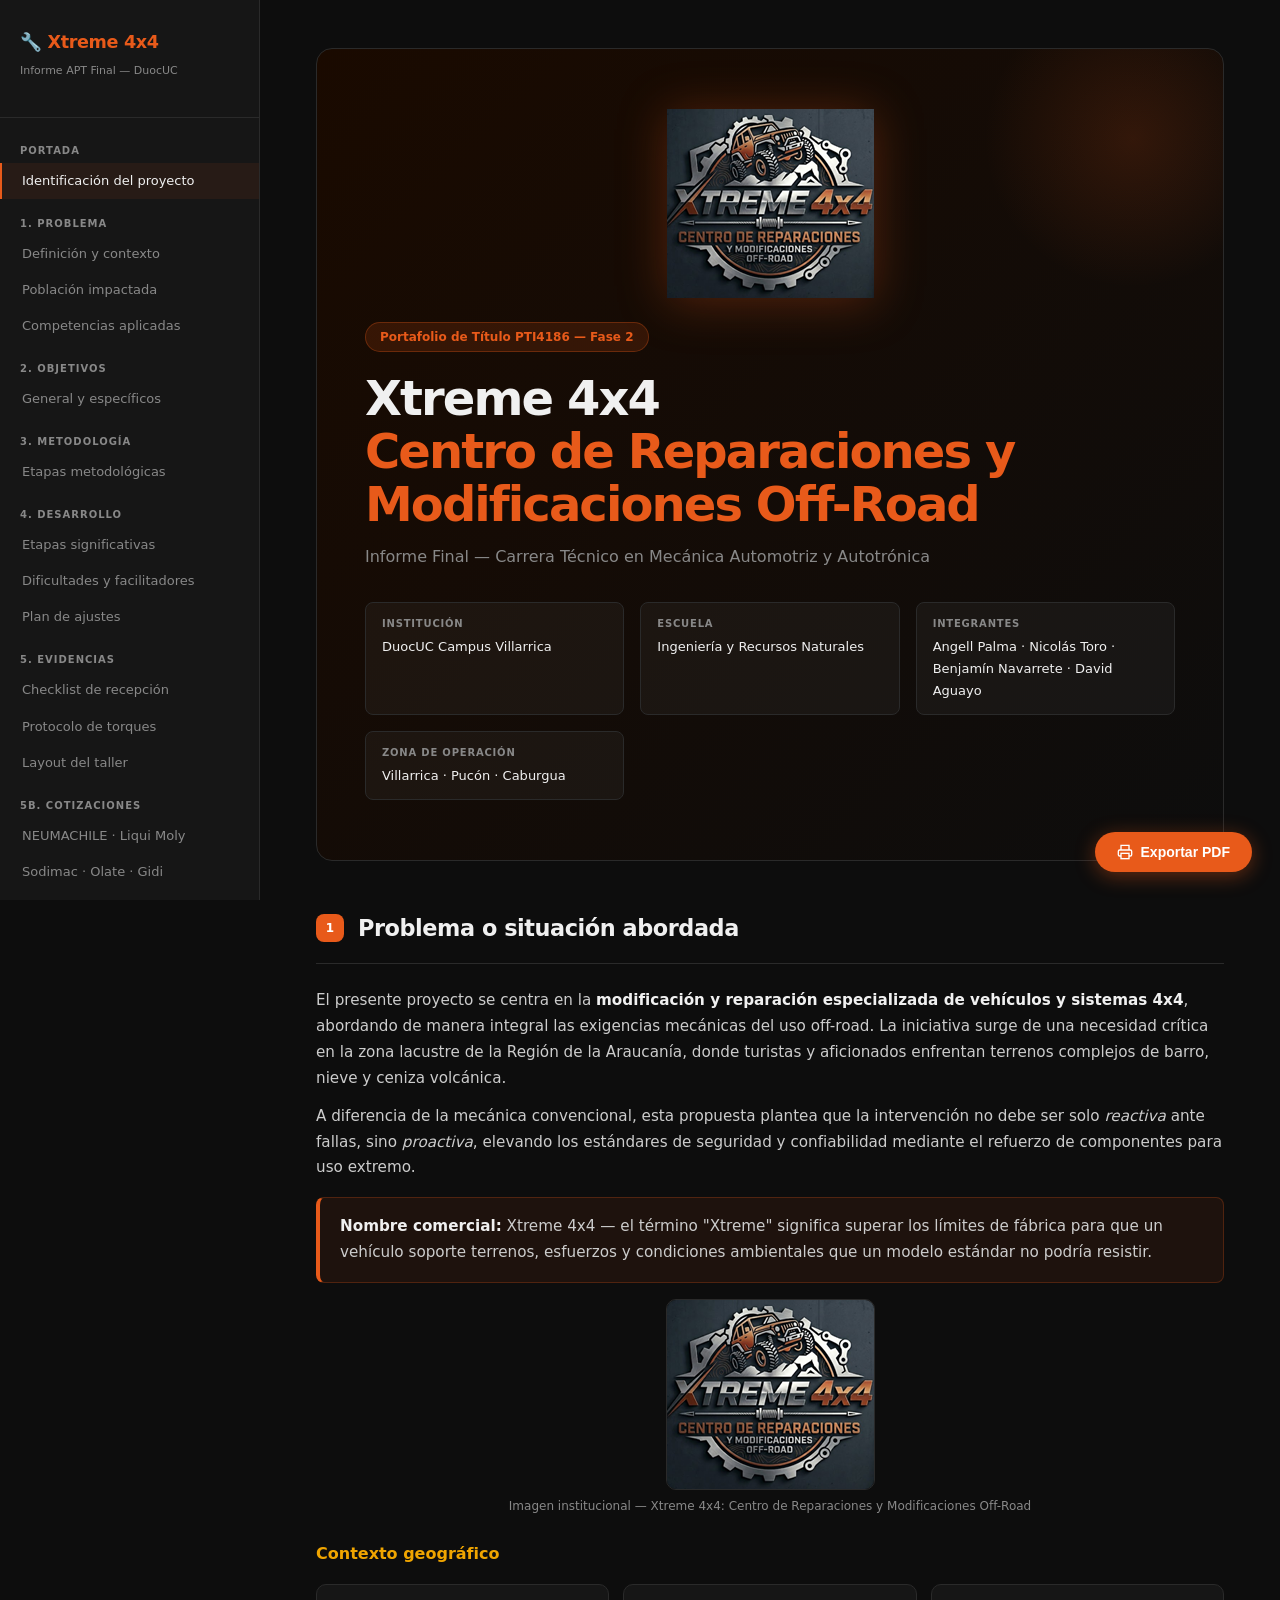
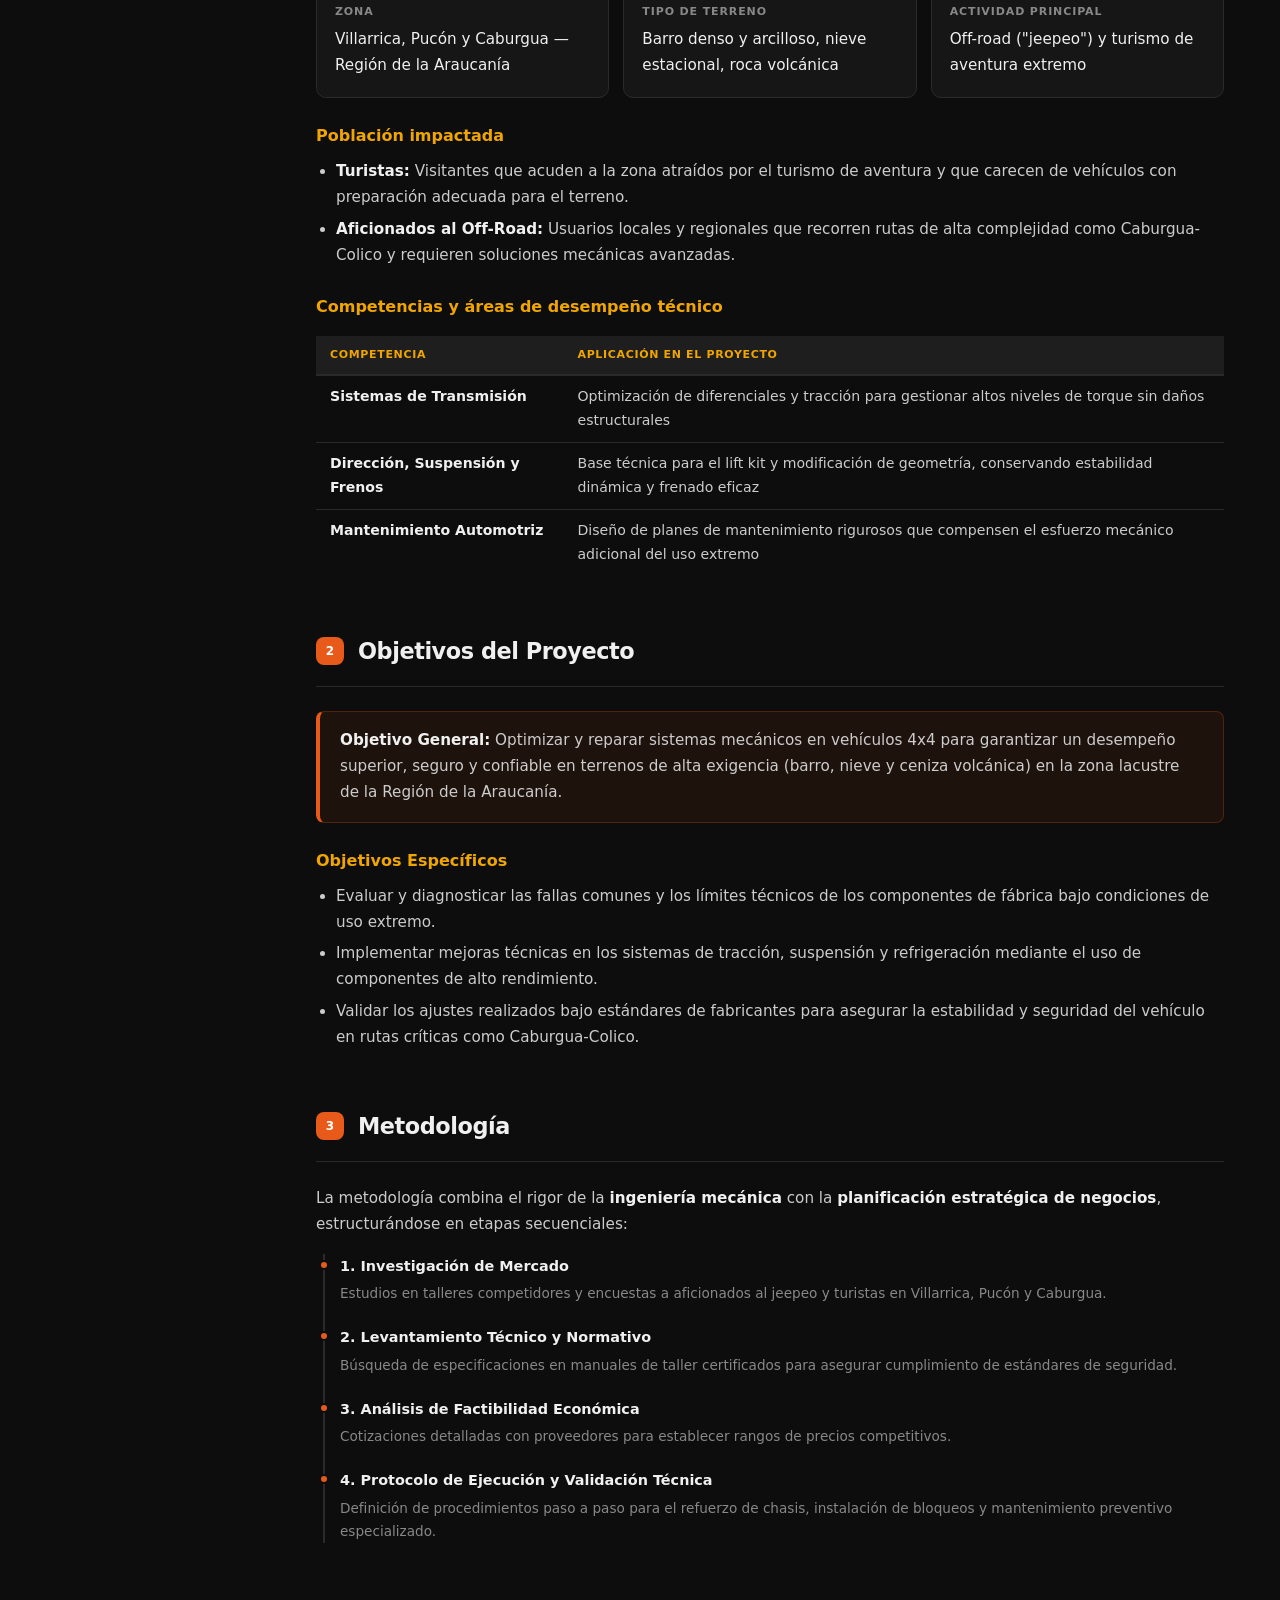
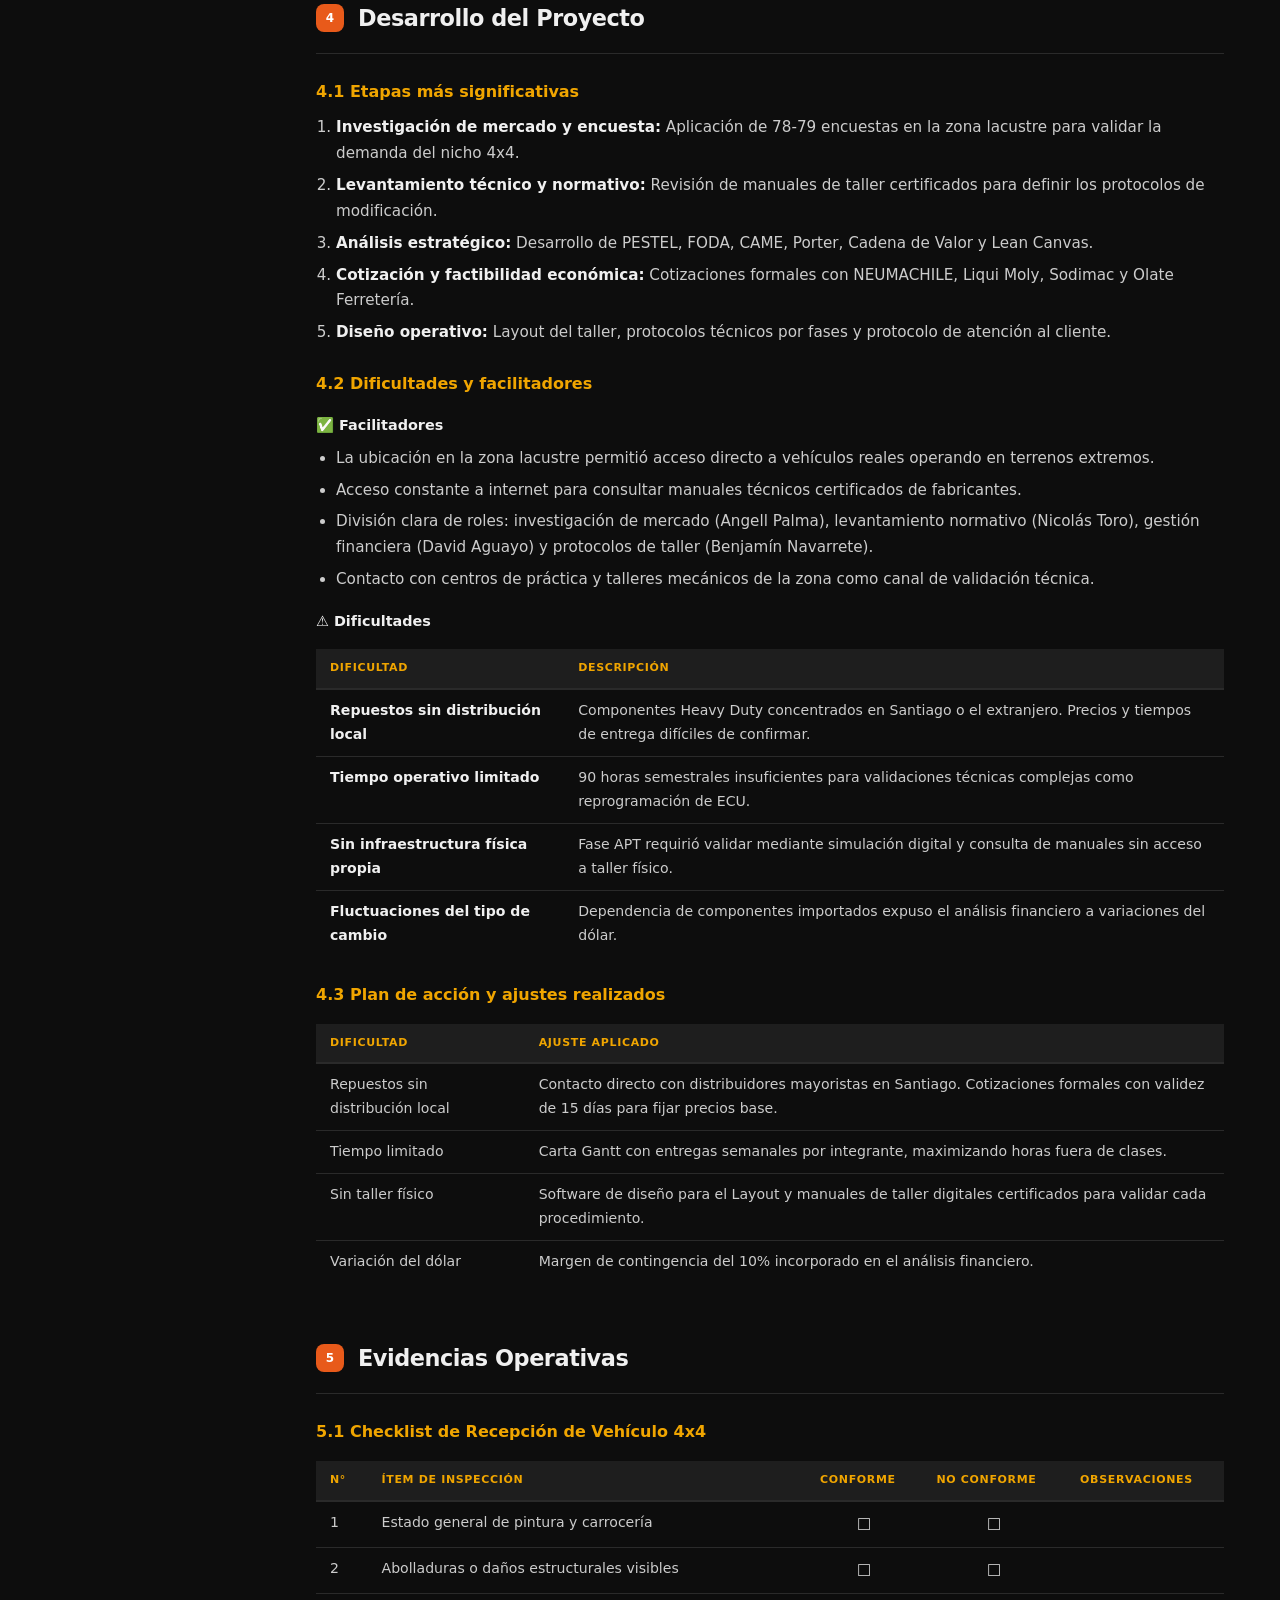
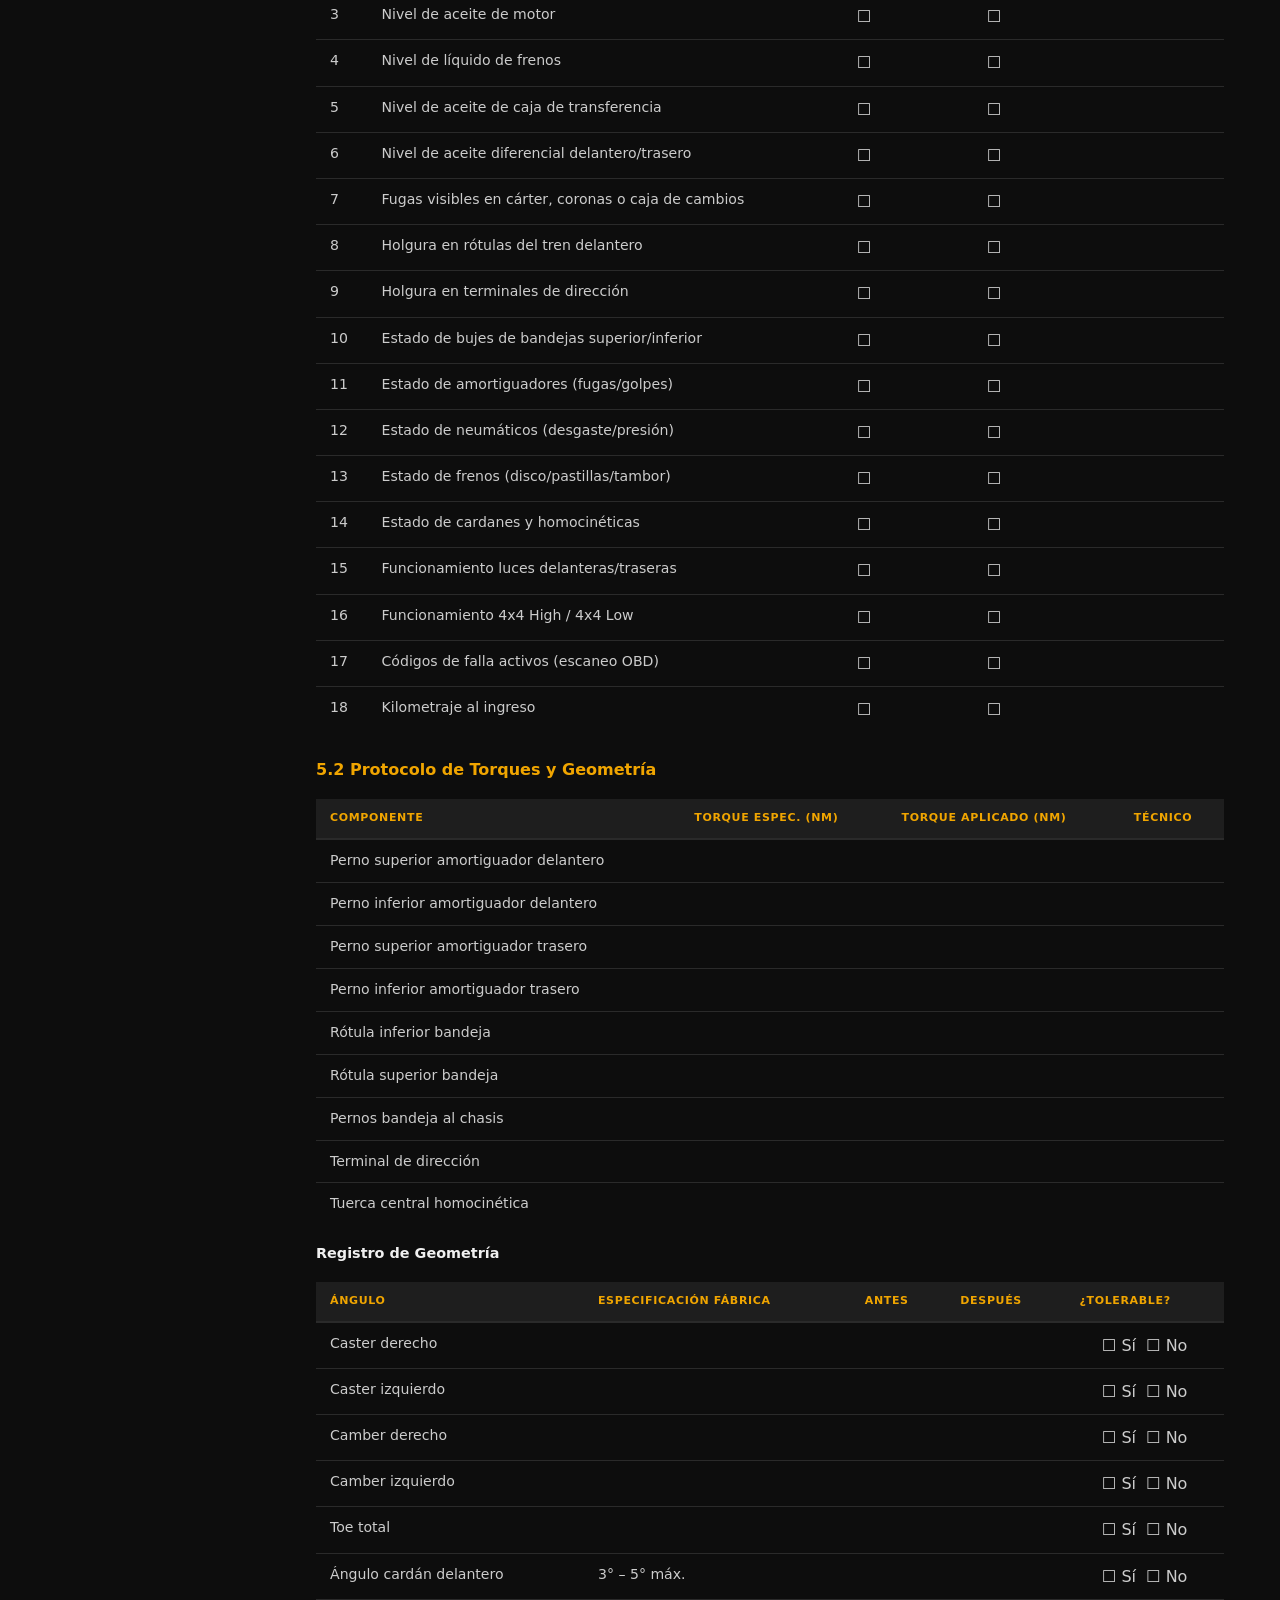
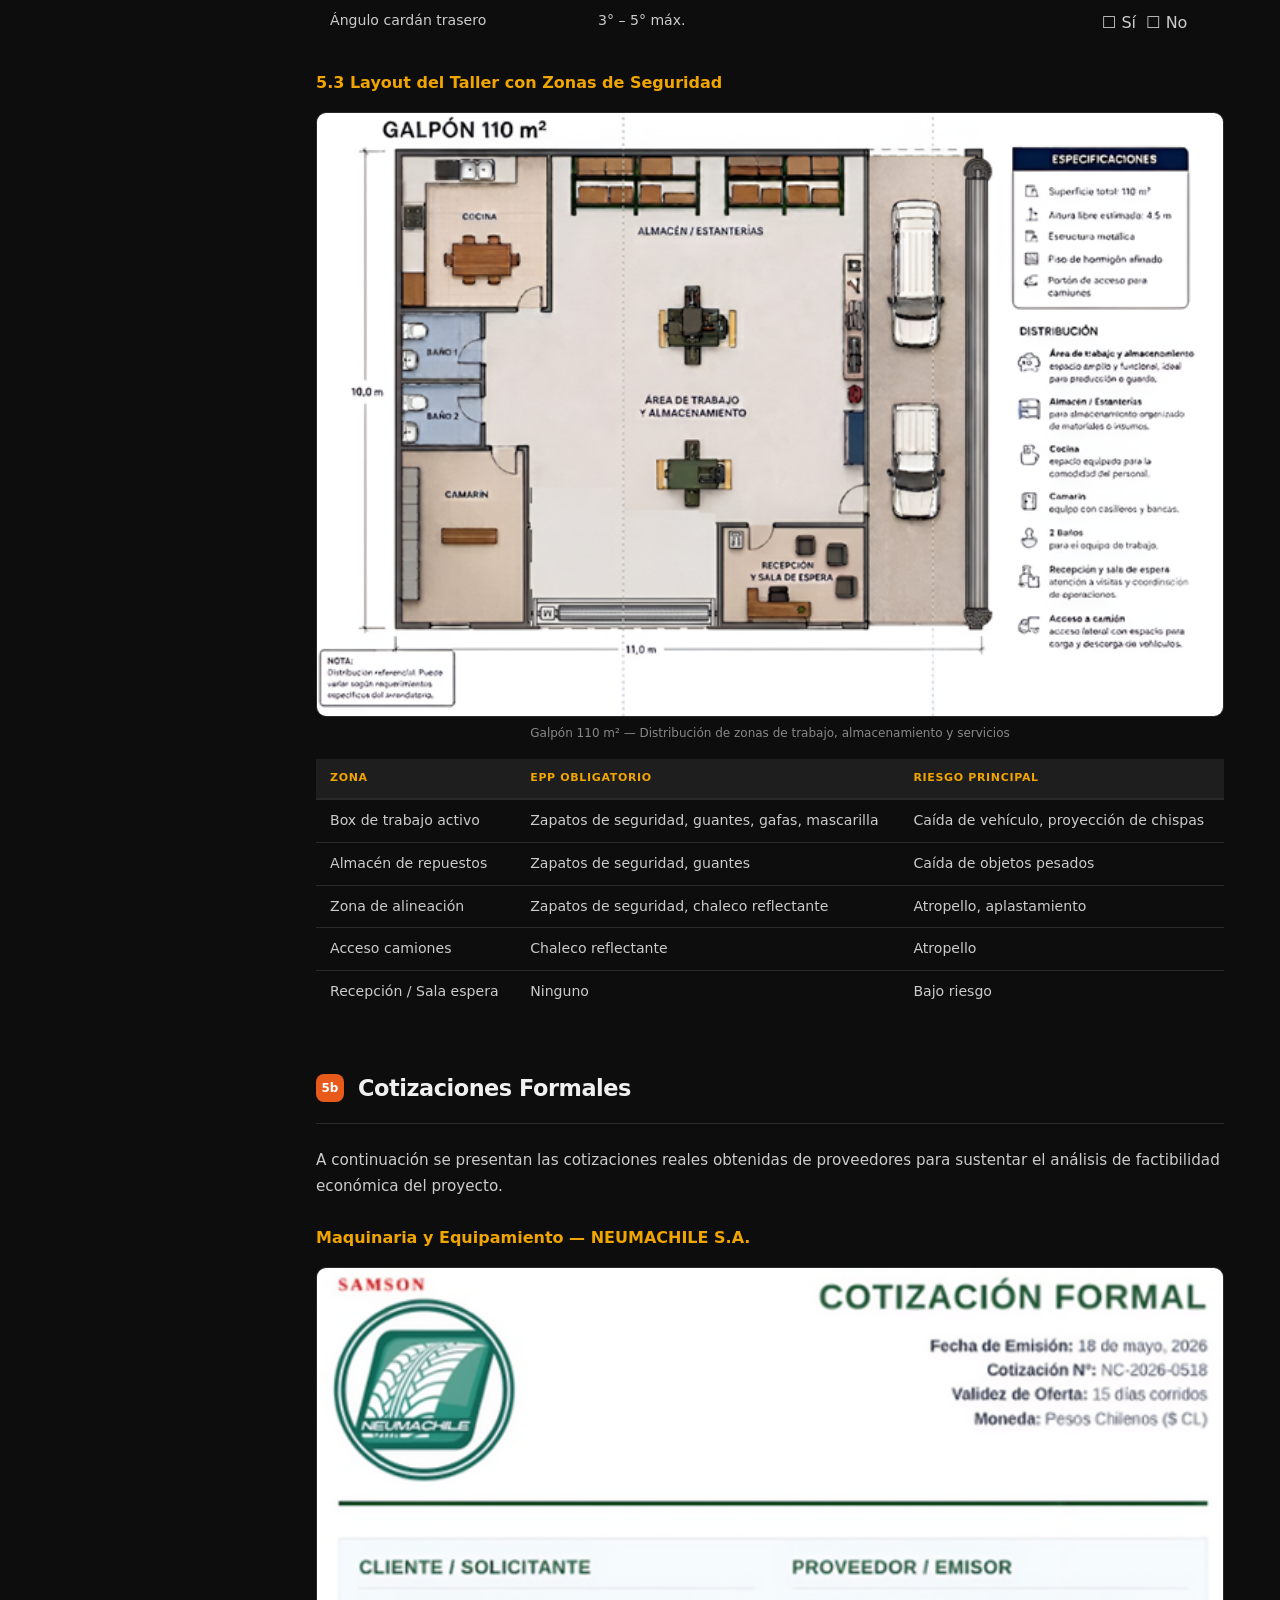
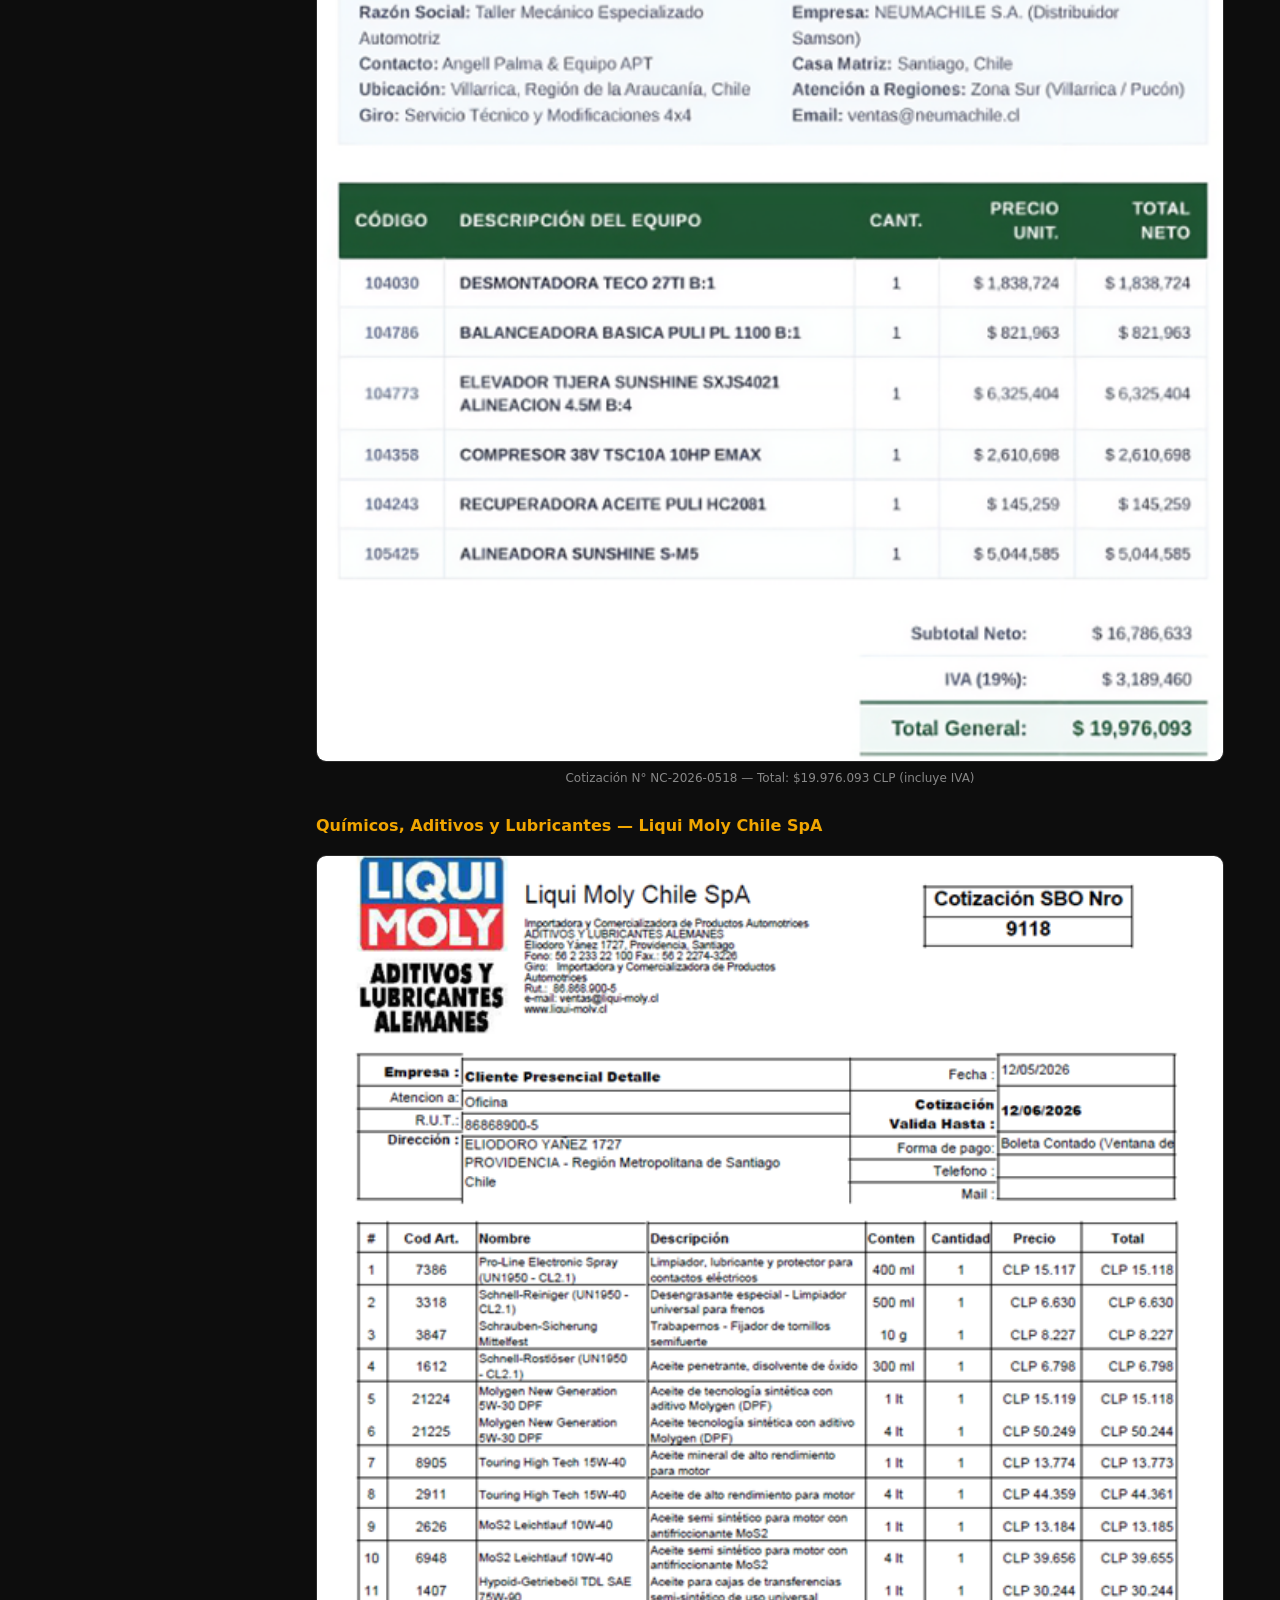
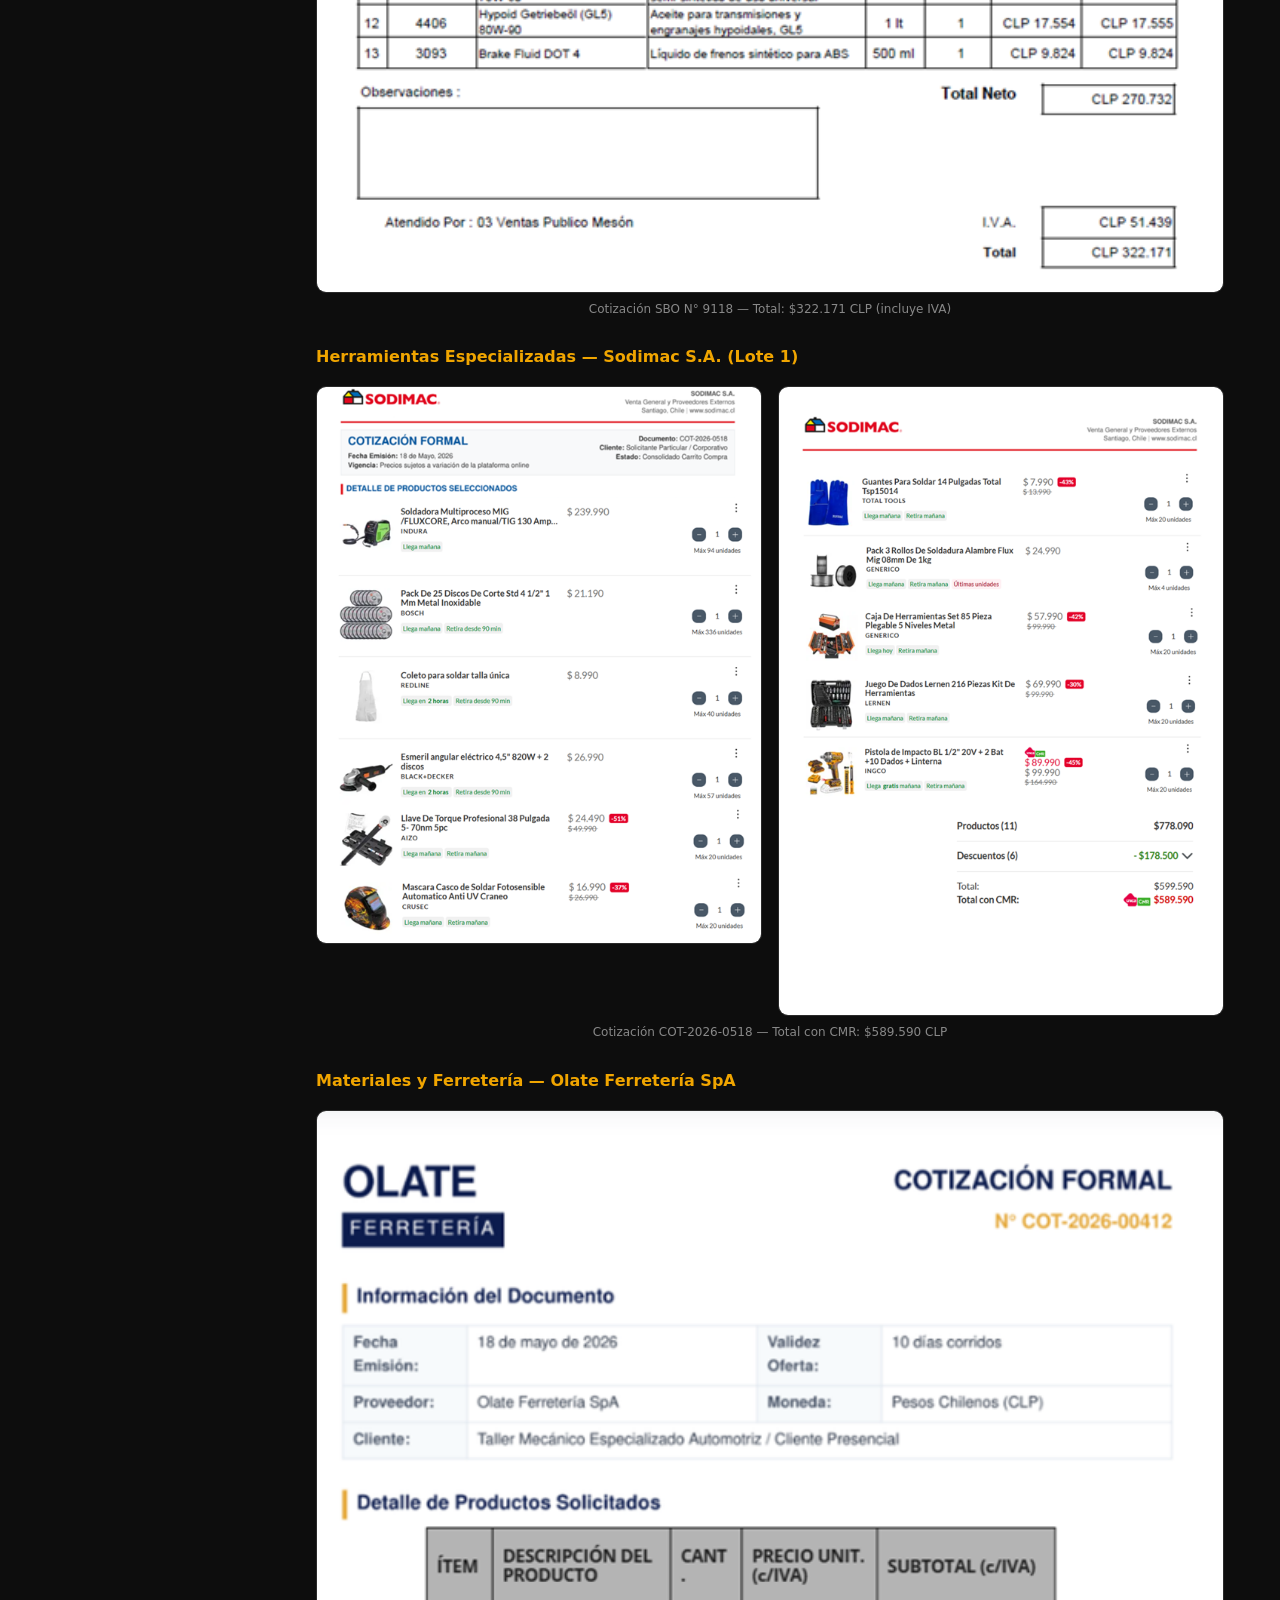
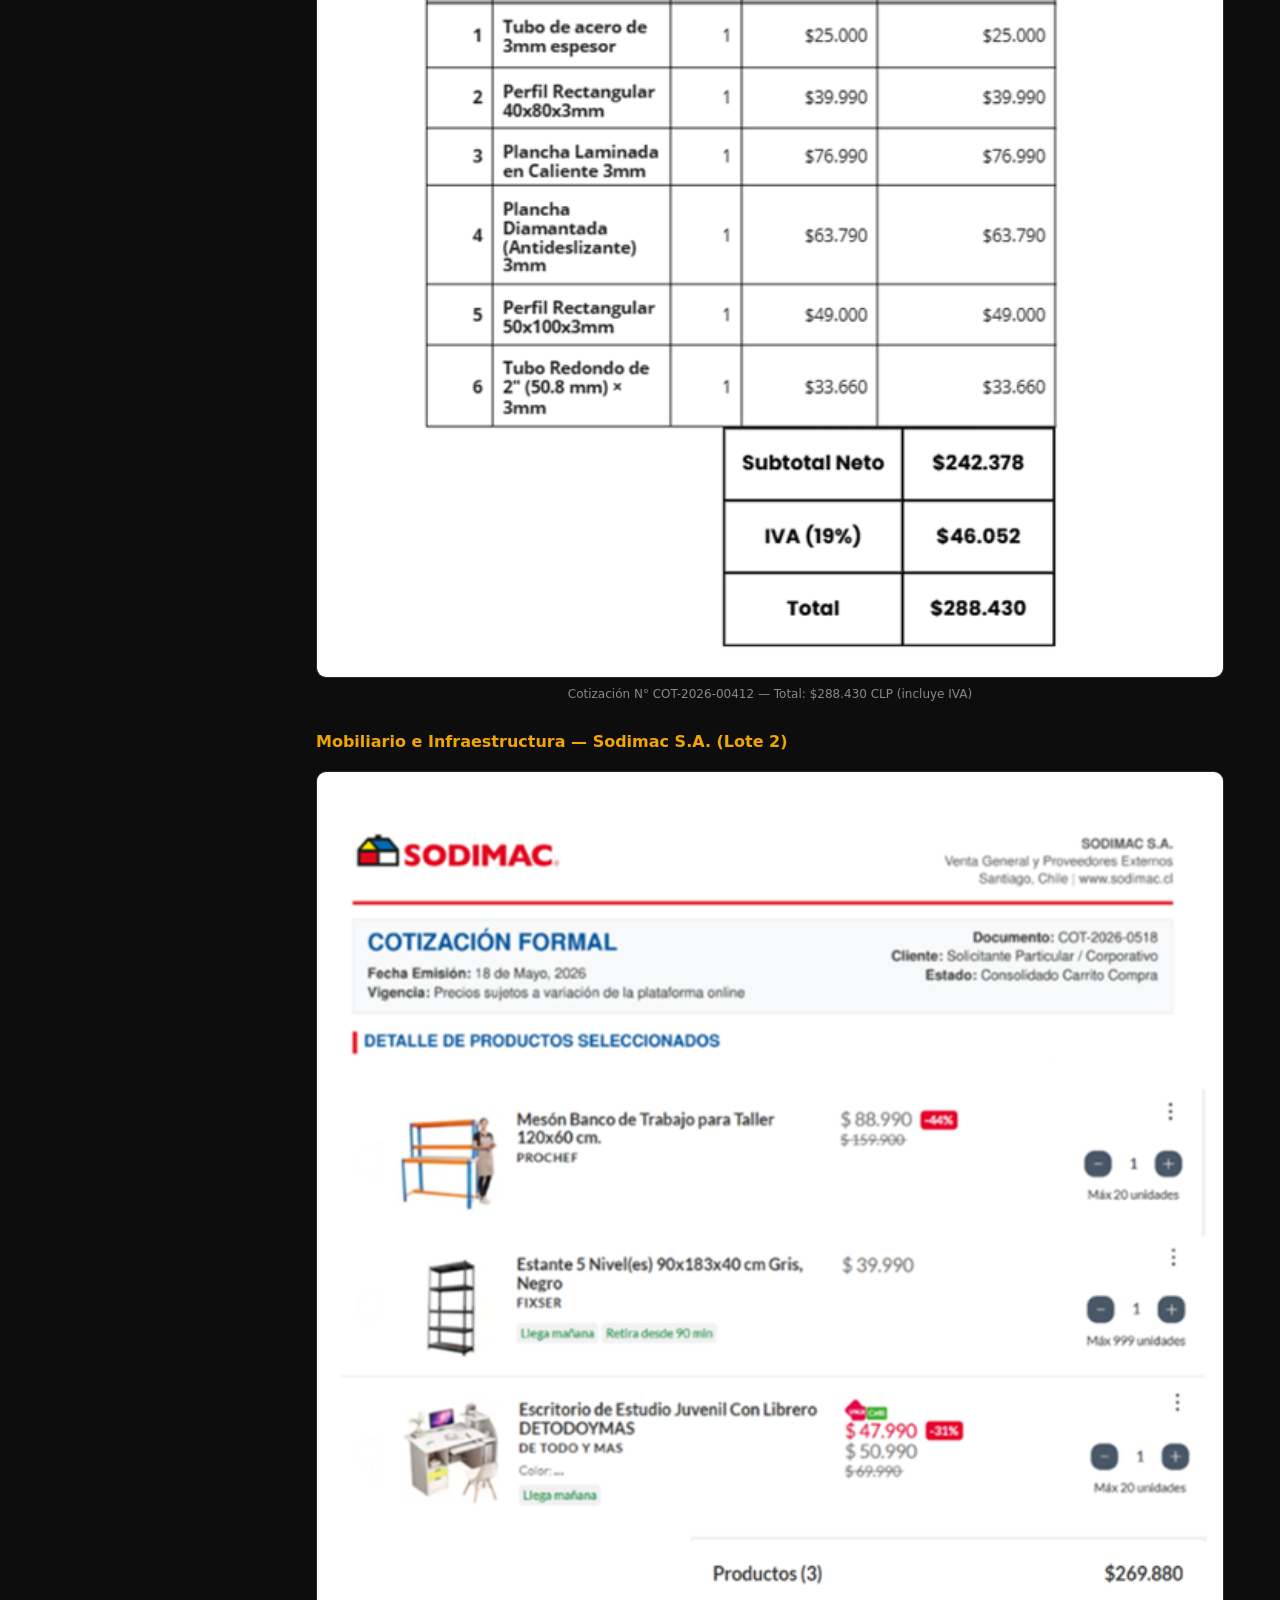
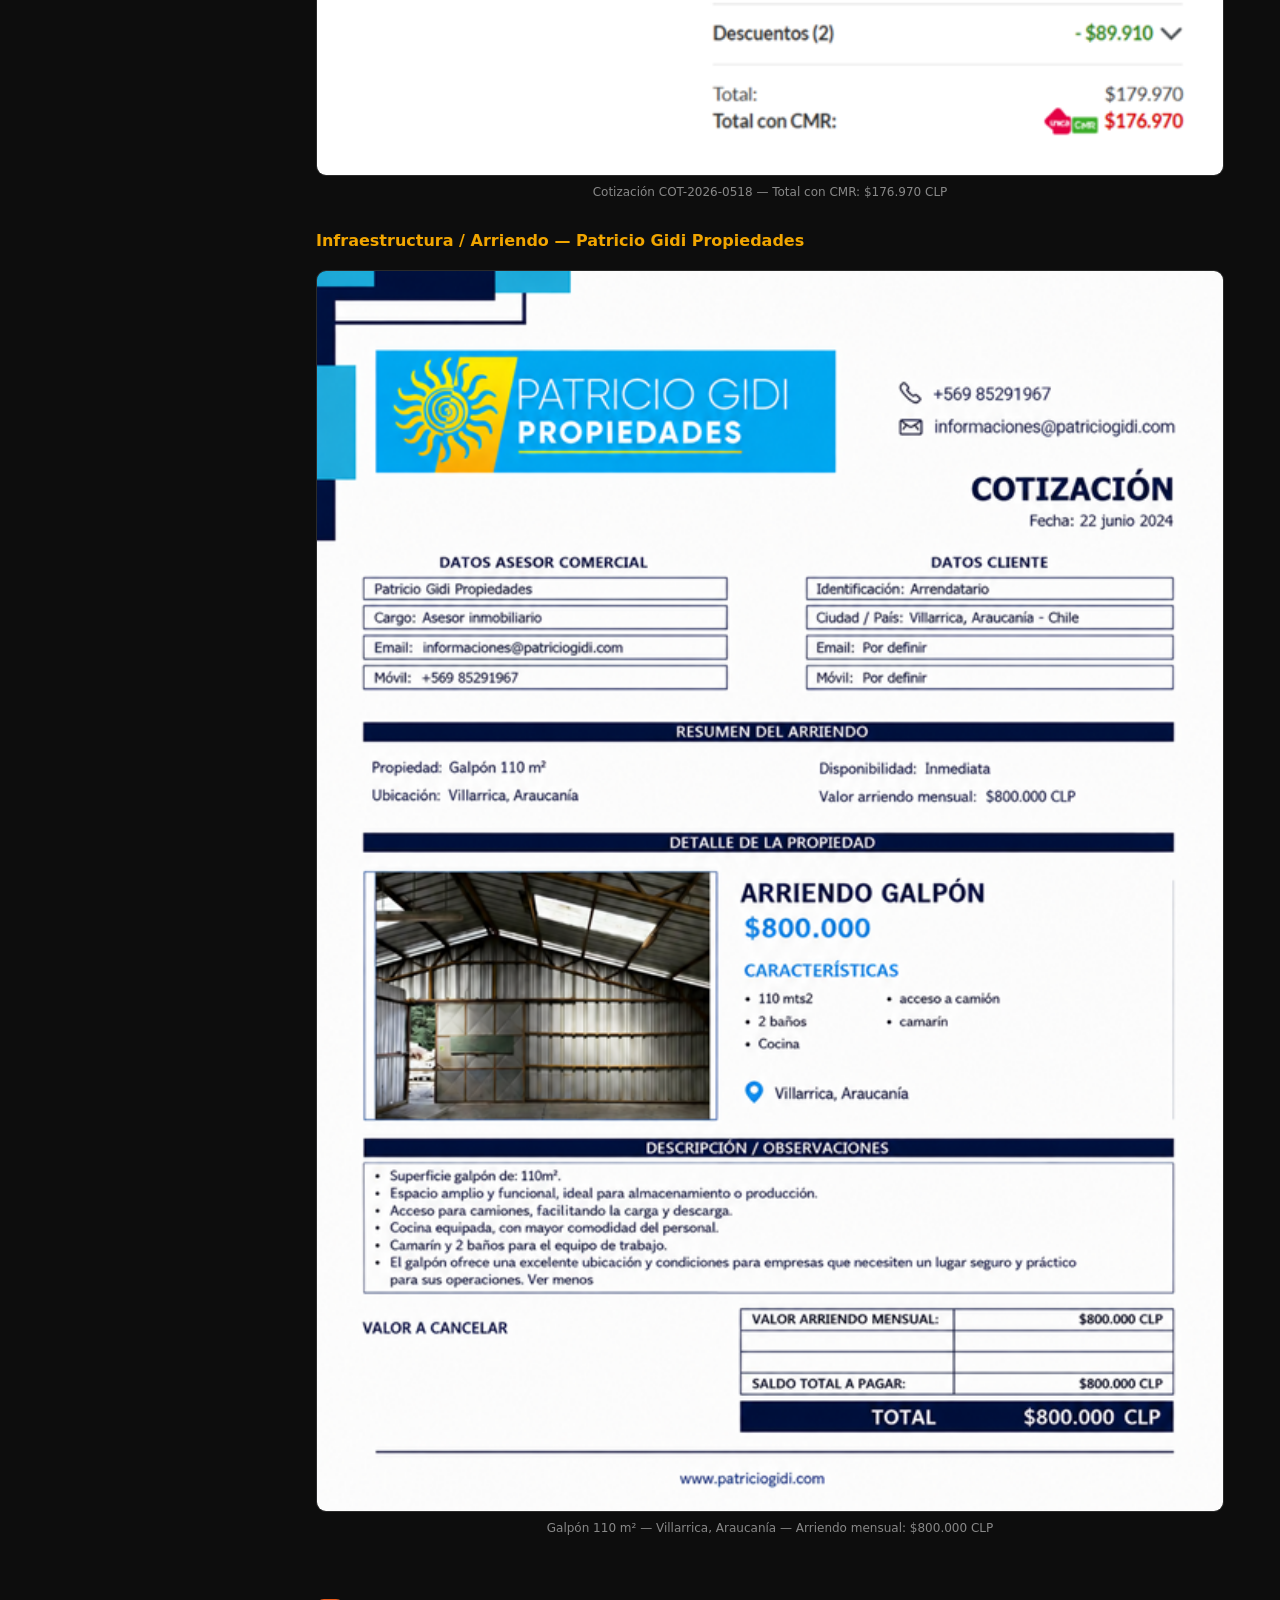
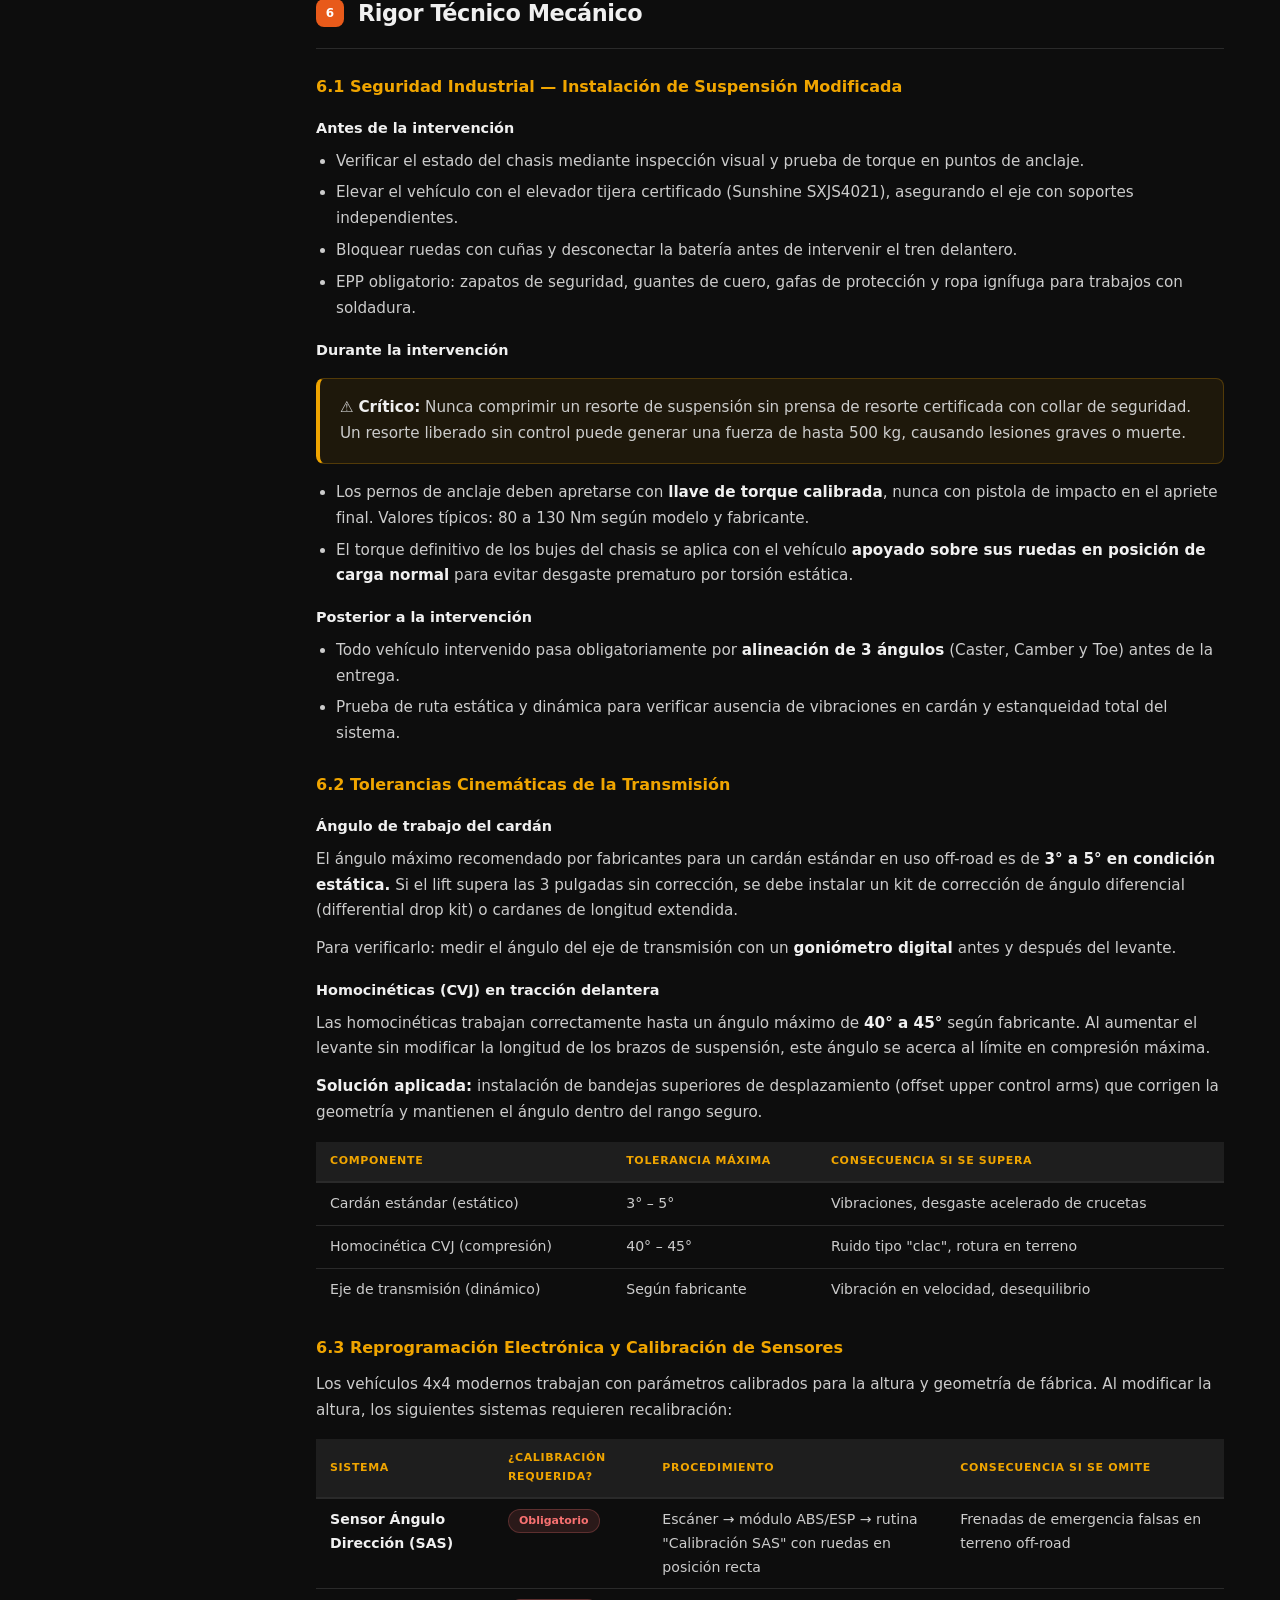
<file: portfolio.html>
<!DOCTYPE html>
<html lang="es">
<head>
  <meta charset="UTF-8" />
  <meta name="viewport" content="width=device-width, initial-scale=1.0" />
  <title>Xtreme 4x4 — Informe APT Final | DuocUC Villarrica</title>
  <style>
    *, *::before, *::after { box-sizing: border-box; margin: 0; padding: 0; }

    :root {
      --bg: #0d0d0d;
      --surface: #161616;
      --surface2: #1e1e1e;
      --border: #2a2a2a;
      --accent: #e85a1a;
      --accent2: #f0a500;
      --text: #f0f0f0;
      --muted: #888;
      --radius: 10px;
    }

    html { scroll-behavior: smooth; }

    body {
      font-family: 'Segoe UI', system-ui, sans-serif;
      background: var(--bg);
      color: var(--text);
      line-height: 1.7;
    }

    /* ── SIDEBAR NAV ── */
    .sidebar {
      position: fixed;
      top: 0; left: 0;
      width: 260px;
      height: 100vh;
      background: var(--surface);
      border-right: 1px solid var(--border);
      padding: 28px 0;
      overflow-y: auto;
      z-index: 100;
    }

    .sidebar-logo {
      padding: 0 20px 24px;
      border-bottom: 1px solid var(--border);
      margin-bottom: 16px;
    }

    .sidebar-logo h2 {
      font-size: 1.1rem;
      font-weight: 700;
      color: var(--accent);
      letter-spacing: -0.02em;
    }

    .sidebar-logo p {
      font-size: 11px;
      color: var(--muted);
      margin-top: 4px;
    }

    .nav-group {
      margin-bottom: 8px;
    }

    .nav-group-title {
      font-size: 10px;
      font-weight: 700;
      letter-spacing: 0.1em;
      text-transform: uppercase;
      color: var(--muted);
      padding: 8px 20px 4px;
    }

    .nav-link {
      display: block;
      padding: 7px 20px;
      font-size: 13px;
      color: var(--muted);
      text-decoration: none;
      transition: all 0.15s;
      border-left: 2px solid transparent;
    }

    .nav-link:hover, .nav-link.active {
      color: var(--text);
      background: rgba(232, 90, 26, 0.08);
      border-left-color: var(--accent);
    }

    /* ── MAIN ── */
    .main {
      margin-left: 260px;
      padding: 48px 56px;
      max-width: 1100px;
    }

    /* ── COVER ── */
    .cover {
      background: linear-gradient(135deg, #1a0a00, #0d0d0d);
      border: 1px solid var(--border);
      border-radius: 16px;
      padding: 60px 48px;
      margin-bottom: 48px;
      position: relative;
      overflow: hidden;
    }

    .cover::before {
      content: '';
      position: absolute;
      top: -60px; right: -60px;
      width: 300px; height: 300px;
      background: radial-gradient(circle, rgba(232,90,26,0.15), transparent 70%);
      pointer-events: none;
    }

    .cover-badge {
      display: inline-block;
      background: rgba(232,90,26,0.15);
      border: 1px solid rgba(232,90,26,0.3);
      color: var(--accent);
      font-size: 12px;
      font-weight: 600;
      padding: 4px 14px;
      border-radius: 100px;
      margin-bottom: 20px;
    }

    .cover h1 {
      font-size: clamp(2rem, 4vw, 3rem);
      font-weight: 800;
      letter-spacing: -0.04em;
      line-height: 1.1;
      margin-bottom: 12px;
    }

    .cover h1 span { color: var(--accent); }

    .cover-sub {
      font-size: 1rem;
      color: var(--muted);
      margin-bottom: 32px;
    }

    .cover-meta {
      display: grid;
      grid-template-columns: repeat(auto-fill, minmax(200px, 1fr));
      gap: 16px;
    }

    .meta-item {
      background: rgba(255,255,255,0.04);
      border: 1px solid var(--border);
      border-radius: 8px;
      padding: 12px 16px;
    }

    .meta-label {
      font-size: 10px;
      font-weight: 700;
      letter-spacing: 0.08em;
      text-transform: uppercase;
      color: var(--muted);
      margin-bottom: 4px;
    }

    .meta-value {
      font-size: 13px;
      font-weight: 500;
      color: var(--text);
    }

    /* ── SECTIONS ── */
    .section {
      margin-bottom: 56px;
      scroll-margin-top: 32px;
    }

    .section-header {
      display: flex;
      align-items: center;
      gap: 14px;
      margin-bottom: 24px;
      padding-bottom: 16px;
      border-bottom: 1px solid var(--border);
    }

    .section-number {
      background: var(--accent);
      color: #fff;
      font-size: 12px;
      font-weight: 700;
      width: 28px; height: 28px;
      border-radius: 8px;
      display: flex; align-items: center; justify-content: center;
      flex-shrink: 0;
    }

    .section-title {
      font-size: 1.4rem;
      font-weight: 700;
      letter-spacing: -0.02em;
    }

    h3 {
      font-size: 1rem;
      font-weight: 600;
      color: var(--accent2);
      margin: 24px 0 10px;
    }

    h4 {
      font-size: 0.9rem;
      font-weight: 600;
      color: var(--text);
      margin: 16px 0 8px;
    }

    p { color: #ccc; margin-bottom: 12px; font-size: 0.95rem; }

    ul, ol {
      padding-left: 20px;
      margin-bottom: 12px;
    }

    li { color: #ccc; font-size: 0.95rem; margin-bottom: 6px; }

    strong { color: var(--text); }

    /* ── CARDS GRID ── */
    .card-grid {
      display: grid;
      grid-template-columns: repeat(auto-fill, minmax(220px, 1fr));
      gap: 14px;
      margin: 16px 0;
    }

    .info-card {
      background: var(--surface);
      border: 1px solid var(--border);
      border-radius: var(--radius);
      padding: 18px;
    }

    .info-card .label {
      font-size: 11px;
      font-weight: 700;
      letter-spacing: 0.08em;
      text-transform: uppercase;
      color: var(--muted);
      margin-bottom: 6px;
    }

    .info-card .value {
      font-size: 0.95rem;
      color: var(--text);
    }

    /* ── TABLES ── */
    .table-wrap { overflow-x: auto; margin: 16px 0; }

    table {
      width: 100%;
      border-collapse: collapse;
      font-size: 0.88rem;
    }

    th {
      background: var(--surface2);
      color: var(--accent2);
      font-weight: 600;
      text-align: left;
      padding: 10px 14px;
      font-size: 11px;
      text-transform: uppercase;
      letter-spacing: 0.06em;
      border-bottom: 2px solid var(--border);
    }

    td {
      padding: 9px 14px;
      border-bottom: 1px solid var(--border);
      color: #ccc;
      vertical-align: top;
    }

    tr:last-child td { border-bottom: none; }
    tr:hover td { background: rgba(255,255,255,0.02); }

    .td-check {
      text-align: center;
      font-size: 16px;
    }

    /* ── CALLOUT ── */
    .callout {
      background: rgba(232,90,26,0.08);
      border: 1px solid rgba(232,90,26,0.25);
      border-left: 4px solid var(--accent);
      border-radius: 8px;
      padding: 16px 20px;
      margin: 16px 0;
    }

    .callout.warning {
      background: rgba(240,165,0,0.08);
      border-color: rgba(240,165,0,0.25);
      border-left-color: var(--accent2);
    }

    .callout p { margin: 0; }

    /* ── BADGE ── */
    .badge {
      display: inline-block;
      font-size: 11px;
      font-weight: 600;
      padding: 2px 10px;
      border-radius: 100px;
    }

    .badge-ok { background: rgba(52,211,153,0.12); color: #34d399; border: 1px solid rgba(52,211,153,0.25); }
    .badge-warn { background: rgba(240,165,0,0.12); color: var(--accent2); border: 1px solid rgba(240,165,0,0.25); }
    .badge-err { background: rgba(248,113,113,0.12); color: #f87171; border: 1px solid rgba(248,113,113,0.25); }

    /* ── LAYOUT ASCII ── */
    .layout-box {
      background: var(--surface);
      border: 1px solid var(--border);
      border-radius: var(--radius);
      padding: 24px;
      font-family: 'Courier New', monospace;
      font-size: 13px;
      color: #a0e080;
      white-space: pre;
      overflow-x: auto;
      margin: 16px 0;
      line-height: 1.5;
    }

    /* ── FINANCIAL ── */
    .stat-grid {
      display: grid;
      grid-template-columns: repeat(auto-fill, minmax(160px, 1fr));
      gap: 12px;
      margin: 16px 0;
    }

    .stat-card {
      background: var(--surface);
      border: 1px solid var(--border);
      border-radius: var(--radius);
      padding: 16px;
      text-align: center;
    }

    .stat-card .stat-val {
      font-size: 1.3rem;
      font-weight: 700;
      color: var(--accent);
      letter-spacing: -0.02em;
    }

    .stat-card .stat-lbl {
      font-size: 11px;
      color: var(--muted);
      margin-top: 4px;
    }

    /* ── TIMELINE ── */
    .timeline {
      position: relative;
      padding-left: 24px;
      margin: 16px 0;
    }

    .timeline::before {
      content: '';
      position: absolute;
      left: 7px; top: 0; bottom: 0;
      width: 2px;
      background: var(--border);
    }

    .tl-item {
      position: relative;
      margin-bottom: 20px;
    }

    .tl-item::before {
      content: '';
      position: absolute;
      left: -21px; top: 6px;
      width: 10px; height: 10px;
      border-radius: 50%;
      background: var(--accent);
      border: 2px solid var(--bg);
    }

    .tl-title {
      font-size: 0.9rem;
      font-weight: 600;
      color: var(--text);
      margin-bottom: 4px;
    }

    .tl-desc { font-size: 0.85rem; color: var(--muted); margin: 0; }

    /* ── CHECKLIST FORM ── */
    .check-row {
      display: grid;
      grid-template-columns: 1fr 80px 80px 1fr;
      gap: 8px;
      align-items: center;
      padding: 8px 0;
      border-bottom: 1px solid var(--border);
      font-size: 0.88rem;
    }

    .check-row:first-child { font-weight: 700; color: var(--accent2); font-size: 11px; text-transform: uppercase; }

    .check-center { text-align: center; }

    /* ── IMAGES ── */
    .img-full {
      width: 100%;
      border-radius: var(--radius);
      border: 1px solid var(--border);
      margin: 16px 0;
      display: block;
    }

    .img-center {
      display: block;
      max-width: 420px;
      margin: 16px auto;
      border-radius: var(--radius);
      border: 1px solid var(--border);
    }

    .img-logo {
      display: block;
      max-width: 260px;
      margin: 0 auto 24px;
      filter: drop-shadow(0 4px 24px rgba(232,90,26,0.3));
    }

    .img-caption {
      text-align: center;
      font-size: 12px;
      color: var(--muted);
      margin-top: -10px;
      margin-bottom: 16px;
    }

    .img-grid {
      display: grid;
      grid-template-columns: 1fr 1fr;
      gap: 16px;
      margin: 16px 0;
    }

    .img-grid img {
      width: 100%;
      border-radius: var(--radius);
      border: 1px solid var(--border);
    }

    /* ── RESPONSIVE ── */
    @media (max-width: 900px) {
      .sidebar { display: none; }
      .main { margin-left: 0; padding: 24px 20px; }
      .img-grid { grid-template-columns: 1fr; }
    }

    /* ══════════════════════════════════════
       ESTILOS DE IMPRESIÓN / EXPORT PDF
       ══════════════════════════════════════ */
    @media print {
      /* ── Variables de color para impresión ── */
      :root {
        --bg: #ffffff;
        --surface: #f7f7f7;
        --surface2: #eeeeee;
        --border: #cccccc;
        --accent: #c0430f;
        --accent2: #b07800;
        --text: #111111;
        --muted: #555555;
      }

      /* ── Configuración de página ── */
      @page {
        size: A4;
        margin: 20mm 18mm 20mm 18mm;
      }

      @page :first {
        margin-top: 10mm;
      }

      /* ── Reset general ── */
      *, *::before, *::after {
        -webkit-print-color-adjust: exact !important;
        print-color-adjust: exact !important;
        color-adjust: exact !important;
      }

      html, body {
        background: #fff !important;
        color: #111 !important;
        font-size: 10pt;
        line-height: 1.5;
      }

      /* ── Ocultar sidebar ── */
      .sidebar { display: none !important; }

      /* ── Main ocupa todo el ancho ── */
      .main {
        margin-left: 0 !important;
        padding: 0 !important;
        max-width: 100% !important;
      }

      /* ── Portada — página propia ── */
      .cover {
        background: #fff !important;
        border: 2px solid #c0430f !important;
        border-radius: 8px !important;
        padding: 32px !important;
        page-break-after: always;
        break-after: page;
        text-align: center;
      }

      .cover::before { display: none !important; }

      .cover h1 {
        color: #c0430f !important;
        font-size: 24pt !important;
      }

      .cover h1 span { color: #111 !important; }

      .cover-badge {
        background: #fde8de !important;
        border: 1px solid #c0430f !important;
        color: #c0430f !important;
        border-radius: 4px !important;
      }

      .cover-sub { color: #555 !important; }

      .cover-meta {
        display: grid !important;
        grid-template-columns: 1fr 1fr !important;
        gap: 10px !important;
        margin-top: 24px !important;
      }

      .meta-item {
        background: #f7f7f7 !important;
        border: 1px solid #ccc !important;
        border-radius: 4px !important;
        text-align: left !important;
      }

      .meta-label { color: #555 !important; }
      .meta-value { color: #111 !important; }

      /* ── Secciones ── */
      .section {
        margin-bottom: 24pt !important;
        page-break-inside: avoid;
      }

      .section-header {
        border-bottom: 2px solid #c0430f !important;
        margin-bottom: 14pt !important;
        padding-bottom: 8pt !important;
        page-break-after: avoid;
        break-after: avoid;
      }

      .section-number {
        background: #c0430f !important;
        color: #fff !important;
        border-radius: 4px !important;
        print-color-adjust: exact !important;
      }

      .section-title {
        color: #111 !important;
        font-size: 14pt !important;
      }

      /* ── Texto ── */
      p { color: #222 !important; font-size: 10pt !important; }
      li { color: #222 !important; font-size: 10pt !important; }
      h3 { color: #b07800 !important; font-size: 11pt !important; page-break-after: avoid; }
      h4 { color: #111 !important; font-size: 10pt !important; page-break-after: avoid; }
      strong { color: #111 !important; }

      /* ── Tablas ── */
      .table-wrap {
        page-break-inside: avoid;
        margin: 8pt 0 !important;
      }

      table {
        width: 100% !important;
        border-collapse: collapse !important;
        font-size: 8.5pt !important;
      }

      th {
        background: #c0430f !important;
        color: #fff !important;
        padding: 6pt 8pt !important;
        font-size: 8pt !important;
        print-color-adjust: exact !important;
      }

      td {
        padding: 5pt 8pt !important;
        border: 1px solid #ccc !important;
        color: #111 !important;
        font-size: 8.5pt !important;
      }

      tr:nth-child(even) td {
        background: #f9f9f9 !important;
        print-color-adjust: exact !important;
      }

      /* ── Callouts ── */
      .callout {
        background: #fff8f5 !important;
        border: 1px solid #c0430f !important;
        border-left: 4px solid #c0430f !important;
        border-radius: 4px !important;
        padding: 10pt 12pt !important;
        page-break-inside: avoid;
        print-color-adjust: exact !important;
      }

      .callout.warning {
        background: #fffbf0 !important;
        border-color: #b07800 !important;
        border-left-color: #b07800 !important;
      }

      .callout p { color: #222 !important; margin: 0 !important; }

      /* ── Cards info ── */
      .card-grid {
        display: grid !important;
        grid-template-columns: repeat(3, 1fr) !important;
        gap: 8pt !important;
      }

      .info-card {
        background: #f7f7f7 !important;
        border: 1px solid #ccc !important;
        border-radius: 4px !important;
        page-break-inside: avoid;
        print-color-adjust: exact !important;
      }

      .info-card .label { color: #555 !important; }
      .info-card .value { color: #111 !important; }

      /* ── Stats ── */
      .stat-grid {
        display: grid !important;
        grid-template-columns: repeat(3, 1fr) !important;
        gap: 8pt !important;
        page-break-inside: avoid;
      }

      .stat-card {
        background: #f7f7f7 !important;
        border: 1px solid #ccc !important;
        border-radius: 4px !important;
        page-break-inside: avoid;
        print-color-adjust: exact !important;
      }

      .stat-val { color: #c0430f !important; font-size: 12pt !important; print-color-adjust: exact !important; }
      .stat-lbl { color: #555 !important; font-size: 8pt !important; }

      /* ── Badges ── */
      .badge { font-size: 8pt !important; border-radius: 3px !important; print-color-adjust: exact !important; }
      .badge-ok { background: #e6f7f0 !important; color: #1a7a50 !important; border: 1px solid #1a7a50 !important; }
      .badge-warn { background: #fffbf0 !important; color: #b07800 !important; border: 1px solid #b07800 !important; }
      .badge-err { background: #fff0f0 !important; color: #cc0000 !important; border: 1px solid #cc0000 !important; }

      /* ── Timeline ── */
      .timeline { padding-left: 16pt !important; }

      .timeline::before {
        background: #ccc !important;
        print-color-adjust: exact !important;
      }

      .tl-item::before {
        background: #c0430f !important;
        border-color: #fff !important;
        print-color-adjust: exact !important;
      }

      .tl-title { color: #111 !important; }
      .tl-desc { color: #555 !important; }

      /* ── Imágenes ── */
      .img-logo {
        max-width: 180px !important;
        margin: 0 auto 16pt !important;
      }

      .img-center {
        max-width: 300px !important;
        margin: 10pt auto !important;
        border: 1px solid #ccc !important;
      }

      .img-full {
        width: 100% !important;
        border: 1px solid #ccc !important;
        border-radius: 4px !important;
        margin: 8pt 0 !important;
        page-break-inside: avoid;
      }

      .img-grid {
        display: grid !important;
        grid-template-columns: 1fr 1fr !important;
        gap: 8pt !important;
        page-break-inside: avoid;
      }

      .img-caption {
        color: #555 !important;
        font-size: 8pt !important;
        font-style: italic;
        margin-bottom: 8pt !important;
      }

      /* ── Saltos de página entre secciones grandes ── */
      #cotizaciones,
      #seguridad-industrial,
      #financiero,
      #cierre {
        page-break-before: always;
        break-before: page;
      }

      /* ── Ocultar cosas innecesarias en PDF ── */
      .nav-link, .nav-group, .nav-group-title { display: none !important; }
    }
  </style>

  <!-- Botón de exportar PDF (solo visible en pantalla) -->
  <style>
    .print-btn {
      position: fixed;
      bottom: 28px;
      right: 28px;
      background: #e85a1a;
      color: #fff;
      border: none;
      border-radius: 50px;
      padding: 12px 22px;
      font-size: 14px;
      font-weight: 600;
      cursor: pointer;
      box-shadow: 0 4px 20px rgba(232,90,26,0.4);
      z-index: 200;
      display: flex;
      align-items: center;
      gap: 8px;
      transition: all 0.2s;
    }
    .print-btn:hover { background: #c0430f; transform: translateY(-2px); }
    @media print { .print-btn { display: none !important; } }
  </style>
</head>
<body>

<!-- SIDEBAR -->
<nav class="sidebar">
  <div class="sidebar-logo">
    <h2>🔧 Xtreme 4x4</h2>
    <p>Informe APT Final — DuocUC</p>
  </div>

  <div class="nav-group">
    <div class="nav-group-title">Portada</div>
    <a class="nav-link" href="#portada">Identificación del proyecto</a>
  </div>

  <div class="nav-group">
    <div class="nav-group-title">1. Problema</div>
    <a class="nav-link" href="#problema">Definición y contexto</a>
    <a class="nav-link" href="#poblacion">Población impactada</a>
    <a class="nav-link" href="#competencias">Competencias aplicadas</a>
  </div>

  <div class="nav-group">
    <div class="nav-group-title">2. Objetivos</div>
    <a class="nav-link" href="#objetivos">General y específicos</a>
  </div>

  <div class="nav-group">
    <div class="nav-group-title">3. Metodología</div>
    <a class="nav-link" href="#metodologia">Etapas metodológicas</a>
  </div>

  <div class="nav-group">
    <div class="nav-group-title">4. Desarrollo</div>
    <a class="nav-link" href="#etapas">Etapas significativas</a>
    <a class="nav-link" href="#dificultades">Dificultades y facilitadores</a>
    <a class="nav-link" href="#ajustes">Plan de ajustes</a>
  </div>

  <div class="nav-group">
    <div class="nav-group-title">5. Evidencias</div>
    <a class="nav-link" href="#checklist">Checklist de recepción</a>
    <a class="nav-link" href="#torques">Protocolo de torques</a>
    <a class="nav-link" href="#layout">Layout del taller</a>
  </div>

  <div class="nav-group">
    <div class="nav-group-title">5b. Cotizaciones</div>
    <a class="nav-link" href="#cotizaciones">NEUMACHILE · Liqui Moly</a>
    <a class="nav-link" href="#cotizaciones">Sodimac · Olate · Gidi</a>
  </div>

  <div class="nav-group">
    <div class="nav-group-title">6. Técnico mecánico</div>
    <a class="nav-link" href="#seguridad-industrial">Seguridad industrial</a>
    <a class="nav-link" href="#tolerancias">Tolerancias cinemáticas</a>
    <a class="nav-link" href="#electronica">Reprogramación electrónica</a>
  </div>

  <div class="nav-group">
    <div class="nav-group-title">7. Resultados</div>
    <a class="nav-link" href="#financiero">Análisis financiero</a>
    <a class="nav-link" href="#mercado">Estudio de mercado</a>
  </div>

  <div class="nav-group">
    <div class="nav-group-title">8. Cierre</div>
    <a class="nav-link" href="#cierre">Reflexión y proyecciones</a>
  </div>
</nav>

<!-- MAIN -->
<main class="main">

  <!-- PORTADA -->
  <div class="cover" id="portada">
    <img src="img/logo.png" alt="Logo Xtreme 4x4" class="img-logo" />
    <span class="cover-badge">Portafolio de Título PTI4186 — Fase 2</span>
    <h1>Xtreme 4x4<br><span>Centro de Reparaciones y<br>Modificaciones Off-Road</span></h1>
    <p class="cover-sub">Informe Final — Carrera Técnico en Mecánica Automotriz y Autotrónica</p>
    <div class="cover-meta">
      <div class="meta-item">
        <div class="meta-label">Institución</div>
        <div class="meta-value">DuocUC Campus Villarrica</div>
      </div>
      <div class="meta-item">
        <div class="meta-label">Escuela</div>
        <div class="meta-value">Ingeniería y Recursos Naturales</div>
      </div>
      <div class="meta-item">
        <div class="meta-label">Integrantes</div>
        <div class="meta-value">Angell Palma · Nicolás Toro · Benjamín Navarrete · David Aguayo</div>
      </div>
      <div class="meta-item">
        <div class="meta-label">Zona de operación</div>
        <div class="meta-value">Villarrica · Pucón · Caburgua</div>
      </div>
    </div>
  </div>

  <!-- SECCIÓN 1 — PROBLEMA -->
  <section class="section" id="problema">
    <div class="section-header">
      <div class="section-number">1</div>
      <h2 class="section-title">Problema o situación abordada</h2>
    </div>

    <p>El presente proyecto se centra en la <strong>modificación y reparación especializada de vehículos y sistemas 4x4</strong>, abordando de manera integral las exigencias mecánicas del uso off-road. La iniciativa surge de una necesidad crítica en la zona lacustre de la Región de la Araucanía, donde turistas y aficionados enfrentan terrenos complejos de barro, nieve y ceniza volcánica.</p>

    <p>A diferencia de la mecánica convencional, esta propuesta plantea que la intervención no debe ser solo <em>reactiva</em> ante fallas, sino <em>proactiva</em>, elevando los estándares de seguridad y confiabilidad mediante el refuerzo de componentes para uso extremo.</p>

    <div class="callout">
      <p><strong>Nombre comercial:</strong> Xtreme 4x4 — el término "Xtreme" significa superar los límites de fábrica para que un vehículo soporte terrenos, esfuerzos y condiciones ambientales que un modelo estándar no podría resistir.</p>
    </div>

    <img src="img/logo.png" alt="Logo institucional Xtreme 4x4" class="img-center" />
    <p class="img-caption">Imagen institucional — Xtreme 4x4: Centro de Reparaciones y Modificaciones Off-Road</p>

    <h3>Contexto geográfico</h3>
    <div class="card-grid">
      <div class="info-card">
        <div class="label">Zona</div>
        <div class="value">Villarrica, Pucón y Caburgua — Región de la Araucanía</div>
      </div>
      <div class="info-card">
        <div class="label">Tipo de terreno</div>
        <div class="value">Barro denso y arcilloso, nieve estacional, roca volcánica</div>
      </div>
      <div class="info-card">
        <div class="label">Actividad principal</div>
        <div class="value">Off-road ("jeepeo") y turismo de aventura extremo</div>
      </div>
    </div>

    <h3 id="poblacion">Población impactada</h3>
    <ul>
      <li><strong>Turistas:</strong> Visitantes que acuden a la zona atraídos por el turismo de aventura y que carecen de vehículos con preparación adecuada para el terreno.</li>
      <li><strong>Aficionados al Off-Road:</strong> Usuarios locales y regionales que recorren rutas de alta complejidad como Caburgua-Colico y requieren soluciones mecánicas avanzadas.</li>
    </ul>

    <h3 id="competencias">Competencias y áreas de desempeño técnico</h3>
    <div class="table-wrap">
      <table>
        <thead>
          <tr><th>Competencia</th><th>Aplicación en el proyecto</th></tr>
        </thead>
        <tbody>
          <tr><td><strong>Sistemas de Transmisión</strong></td><td>Optimización de diferenciales y tracción para gestionar altos niveles de torque sin daños estructurales</td></tr>
          <tr><td><strong>Dirección, Suspensión y Frenos</strong></td><td>Base técnica para el lift kit y modificación de geometría, conservando estabilidad dinámica y frenado eficaz</td></tr>
          <tr><td><strong>Mantenimiento Automotriz</strong></td><td>Diseño de planes de mantenimiento rigurosos que compensen el esfuerzo mecánico adicional del uso extremo</td></tr>
        </tbody>
      </table>
    </div>
  </section>

  <!-- SECCIÓN 2 — OBJETIVOS -->
  <section class="section" id="objetivos">
    <div class="section-header">
      <div class="section-number">2</div>
      <h2 class="section-title">Objetivos del Proyecto</h2>
    </div>

    <div class="callout">
      <p><strong>Objetivo General:</strong> Optimizar y reparar sistemas mecánicos en vehículos 4x4 para garantizar un desempeño superior, seguro y confiable en terrenos de alta exigencia (barro, nieve y ceniza volcánica) en la zona lacustre de la Región de la Araucanía.</p>
    </div>

    <h3>Objetivos Específicos</h3>
    <ul>
      <li>Evaluar y diagnosticar las fallas comunes y los límites técnicos de los componentes de fábrica bajo condiciones de uso extremo.</li>
      <li>Implementar mejoras técnicas en los sistemas de tracción, suspensión y refrigeración mediante el uso de componentes de alto rendimiento.</li>
      <li>Validar los ajustes realizados bajo estándares de fabricantes para asegurar la estabilidad y seguridad del vehículo en rutas críticas como Caburgua-Colico.</li>
    </ul>
  </section>

  <!-- SECCIÓN 3 — METODOLOGÍA -->
  <section class="section" id="metodologia">
    <div class="section-header">
      <div class="section-number">3</div>
      <h2 class="section-title">Metodología</h2>
    </div>

    <p>La metodología combina el rigor de la <strong>ingeniería mecánica</strong> con la <strong>planificación estratégica de negocios</strong>, estructurándose en etapas secuenciales:</p>

    <div class="timeline">
      <div class="tl-item">
        <div class="tl-title">1. Investigación de Mercado</div>
        <p class="tl-desc">Estudios en talleres competidores y encuestas a aficionados al jeepeo y turistas en Villarrica, Pucón y Caburgua.</p>
      </div>
      <div class="tl-item">
        <div class="tl-title">2. Levantamiento Técnico y Normativo</div>
        <p class="tl-desc">Búsqueda de especificaciones en manuales de taller certificados para asegurar cumplimiento de estándares de seguridad.</p>
      </div>
      <div class="tl-item">
        <div class="tl-title">3. Análisis de Factibilidad Económica</div>
        <p class="tl-desc">Cotizaciones detalladas con proveedores para establecer rangos de precios competitivos.</p>
      </div>
      <div class="tl-item">
        <div class="tl-title">4. Protocolo de Ejecución y Validación Técnica</div>
        <p class="tl-desc">Definición de procedimientos paso a paso para el refuerzo de chasis, instalación de bloqueos y mantenimiento preventivo especializado.</p>
      </div>
    </div>
  </section>

  <!-- SECCIÓN 4 — DESARROLLO -->
  <section class="section" id="etapas">
    <div class="section-header">
      <div class="section-number">4</div>
      <h2 class="section-title">Desarrollo del Proyecto</h2>
    </div>

    <h3>4.1 Etapas más significativas</h3>
    <ol>
      <li><strong>Investigación de mercado y encuesta:</strong> Aplicación de 78-79 encuestas en la zona lacustre para validar la demanda del nicho 4x4.</li>
      <li><strong>Levantamiento técnico y normativo:</strong> Revisión de manuales de taller certificados para definir los protocolos de modificación.</li>
      <li><strong>Análisis estratégico:</strong> Desarrollo de PESTEL, FODA, CAME, Porter, Cadena de Valor y Lean Canvas.</li>
      <li><strong>Cotización y factibilidad económica:</strong> Cotizaciones formales con NEUMACHILE, Liqui Moly, Sodimac y Olate Ferretería.</li>
      <li><strong>Diseño operativo:</strong> Layout del taller, protocolos técnicos por fases y protocolo de atención al cliente.</li>
    </ol>

    <h3 id="dificultades">4.2 Dificultades y facilitadores</h3>

    <h4>✅ Facilitadores</h4>
    <ul>
      <li>La ubicación en la zona lacustre permitió acceso directo a vehículos reales operando en terrenos extremos.</li>
      <li>Acceso constante a internet para consultar manuales técnicos certificados de fabricantes.</li>
      <li>División clara de roles: investigación de mercado (Angell Palma), levantamiento normativo (Nicolás Toro), gestión financiera (David Aguayo) y protocolos de taller (Benjamín Navarrete).</li>
      <li>Contacto con centros de práctica y talleres mecánicos de la zona como canal de validación técnica.</li>
    </ul>

    <h4>⚠️ Dificultades</h4>
    <div class="table-wrap">
      <table>
        <thead><tr><th>Dificultad</th><th>Descripción</th></tr></thead>
        <tbody>
          <tr><td><strong>Repuestos sin distribución local</strong></td><td>Componentes Heavy Duty concentrados en Santiago o el extranjero. Precios y tiempos de entrega difíciles de confirmar.</td></tr>
          <tr><td><strong>Tiempo operativo limitado</strong></td><td>90 horas semestrales insuficientes para validaciones técnicas complejas como reprogramación de ECU.</td></tr>
          <tr><td><strong>Sin infraestructura física propia</strong></td><td>Fase APT requirió validar mediante simulación digital y consulta de manuales sin acceso a taller físico.</td></tr>
          <tr><td><strong>Fluctuaciones del tipo de cambio</strong></td><td>Dependencia de componentes importados expuso el análisis financiero a variaciones del dólar.</td></tr>
        </tbody>
      </table>
    </div>

    <h3 id="ajustes">4.3 Plan de acción y ajustes realizados</h3>
    <div class="table-wrap">
      <table>
        <thead><tr><th>Dificultad</th><th>Ajuste aplicado</th></tr></thead>
        <tbody>
          <tr><td>Repuestos sin distribución local</td><td>Contacto directo con distribuidores mayoristas en Santiago. Cotizaciones formales con validez de 15 días para fijar precios base.</td></tr>
          <tr><td>Tiempo limitado</td><td>Carta Gantt con entregas semanales por integrante, maximizando horas fuera de clases.</td></tr>
          <tr><td>Sin taller físico</td><td>Software de diseño para el Layout y manuales de taller digitales certificados para validar cada procedimiento.</td></tr>
          <tr><td>Variación del dólar</td><td>Margen de contingencia del 10% incorporado en el análisis financiero.</td></tr>
        </tbody>
      </table>
    </div>
  </section>

  <!-- SECCIÓN 5 — EVIDENCIAS -->
  <section class="section" id="checklist">
    <div class="section-header">
      <div class="section-number">5</div>
      <h2 class="section-title">Evidencias Operativas</h2>
    </div>

    <h3>5.1 Checklist de Recepción de Vehículo 4x4</h3>

    <div class="table-wrap">
      <table>
        <thead>
          <tr>
            <th>N°</th>
            <th>Ítem de Inspección</th>
            <th>Conforme</th>
            <th>No Conforme</th>
            <th>Observaciones</th>
          </tr>
        </thead>
        <tbody>
          <tr><td>1</td><td>Estado general de pintura y carrocería</td><td class="td-check">☐</td><td class="td-check">☐</td><td></td></tr>
          <tr><td>2</td><td>Abolladuras o daños estructurales visibles</td><td class="td-check">☐</td><td class="td-check">☐</td><td></td></tr>
          <tr><td>3</td><td>Nivel de aceite de motor</td><td class="td-check">☐</td><td class="td-check">☐</td><td></td></tr>
          <tr><td>4</td><td>Nivel de líquido de frenos</td><td class="td-check">☐</td><td class="td-check">☐</td><td></td></tr>
          <tr><td>5</td><td>Nivel de aceite de caja de transferencia</td><td class="td-check">☐</td><td class="td-check">☐</td><td></td></tr>
          <tr><td>6</td><td>Nivel de aceite diferencial delantero/trasero</td><td class="td-check">☐</td><td class="td-check">☐</td><td></td></tr>
          <tr><td>7</td><td>Fugas visibles en cárter, coronas o caja de cambios</td><td class="td-check">☐</td><td class="td-check">☐</td><td></td></tr>
          <tr><td>8</td><td>Holgura en rótulas del tren delantero</td><td class="td-check">☐</td><td class="td-check">☐</td><td></td></tr>
          <tr><td>9</td><td>Holgura en terminales de dirección</td><td class="td-check">☐</td><td class="td-check">☐</td><td></td></tr>
          <tr><td>10</td><td>Estado de bujes de bandejas superior/inferior</td><td class="td-check">☐</td><td class="td-check">☐</td><td></td></tr>
          <tr><td>11</td><td>Estado de amortiguadores (fugas/golpes)</td><td class="td-check">☐</td><td class="td-check">☐</td><td></td></tr>
          <tr><td>12</td><td>Estado de neumáticos (desgaste/presión)</td><td class="td-check">☐</td><td class="td-check">☐</td><td></td></tr>
          <tr><td>13</td><td>Estado de frenos (disco/pastillas/tambor)</td><td class="td-check">☐</td><td class="td-check">☐</td><td></td></tr>
          <tr><td>14</td><td>Estado de cardanes y homocinéticas</td><td class="td-check">☐</td><td class="td-check">☐</td><td></td></tr>
          <tr><td>15</td><td>Funcionamiento luces delanteras/traseras</td><td class="td-check">☐</td><td class="td-check">☐</td><td></td></tr>
          <tr><td>16</td><td>Funcionamiento 4x4 High / 4x4 Low</td><td class="td-check">☐</td><td class="td-check">☐</td><td></td></tr>
          <tr><td>17</td><td>Códigos de falla activos (escaneo OBD)</td><td class="td-check">☐</td><td class="td-check">☐</td><td></td></tr>
          <tr><td>18</td><td>Kilometraje al ingreso</td><td class="td-check">☐</td><td class="td-check">☐</td><td></td></tr>
        </tbody>
      </table>
    </div>

    <h3 id="torques">5.2 Protocolo de Torques y Geometría</h3>
    <div class="table-wrap">
      <table>
        <thead><tr><th>Componente</th><th>Torque espec. (Nm)</th><th>Torque aplicado (Nm)</th><th>Técnico</th></tr></thead>
        <tbody>
          <tr><td>Perno superior amortiguador delantero</td><td></td><td></td><td></td></tr>
          <tr><td>Perno inferior amortiguador delantero</td><td></td><td></td><td></td></tr>
          <tr><td>Perno superior amortiguador trasero</td><td></td><td></td><td></td></tr>
          <tr><td>Perno inferior amortiguador trasero</td><td></td><td></td><td></td></tr>
          <tr><td>Rótula inferior bandeja</td><td></td><td></td><td></td></tr>
          <tr><td>Rótula superior bandeja</td><td></td><td></td><td></td></tr>
          <tr><td>Pernos bandeja al chasis</td><td></td><td></td><td></td></tr>
          <tr><td>Terminal de dirección</td><td></td><td></td><td></td></tr>
          <tr><td>Tuerca central homocinética</td><td></td><td></td><td></td></tr>
        </tbody>
      </table>
    </div>

    <h4>Registro de Geometría</h4>
    <div class="table-wrap">
      <table>
        <thead><tr><th>Ángulo</th><th>Especificación fábrica</th><th>Antes</th><th>Después</th><th>¿Tolerable?</th></tr></thead>
        <tbody>
          <tr><td>Caster derecho</td><td></td><td></td><td></td><td class="td-check">☐ Sí &nbsp;☐ No</td></tr>
          <tr><td>Caster izquierdo</td><td></td><td></td><td></td><td class="td-check">☐ Sí &nbsp;☐ No</td></tr>
          <tr><td>Camber derecho</td><td></td><td></td><td></td><td class="td-check">☐ Sí &nbsp;☐ No</td></tr>
          <tr><td>Camber izquierdo</td><td></td><td></td><td></td><td class="td-check">☐ Sí &nbsp;☐ No</td></tr>
          <tr><td>Toe total</td><td></td><td></td><td></td><td class="td-check">☐ Sí &nbsp;☐ No</td></tr>
          <tr><td>Ángulo cardán delantero</td><td>3° – 5° máx.</td><td></td><td></td><td class="td-check">☐ Sí &nbsp;☐ No</td></tr>
          <tr><td>Ángulo cardán trasero</td><td>3° – 5° máx.</td><td></td><td></td><td class="td-check">☐ Sí &nbsp;☐ No</td></tr>
        </tbody>
      </table>
    </div>

    <h3 id="layout">5.3 Layout del Taller con Zonas de Seguridad</h3>
    <img src="img/layout.png" alt="Distribución de planta Galpón 110m²" class="img-full" />
    <p class="img-caption">Galpón 110 m² — Distribución de zonas de trabajo, almacenamiento y servicios</p>    <div class="table-wrap">
      <table>
        <thead><tr><th>Zona</th><th>EPP Obligatorio</th><th>Riesgo Principal</th></tr></thead>
        <tbody>
          <tr><td>Box de trabajo activo</td><td>Zapatos de seguridad, guantes, gafas, mascarilla</td><td>Caída de vehículo, proyección de chispas</td></tr>
          <tr><td>Almacén de repuestos</td><td>Zapatos de seguridad, guantes</td><td>Caída de objetos pesados</td></tr>
          <tr><td>Zona de alineación</td><td>Zapatos de seguridad, chaleco reflectante</td><td>Atropello, aplastamiento</td></tr>
          <tr><td>Acceso camiones</td><td>Chaleco reflectante</td><td>Atropello</td></tr>
          <tr><td>Recepción / Sala espera</td><td>Ninguno</td><td>Bajo riesgo</td></tr>
        </tbody>
      </table>
    </div>
  </section>

  <!-- SECCIÓN 5b — COTIZACIONES -->
  <section class="section" id="cotizaciones">
    <div class="section-header">
      <div class="section-number">5b</div>
      <h2 class="section-title">Cotizaciones Formales</h2>
    </div>

    <p>A continuación se presentan las cotizaciones reales obtenidas de proveedores para sustentar el análisis de factibilidad económica del proyecto.</p>

    <h3>Maquinaria y Equipamiento — NEUMACHILE S.A.</h3>
    <img src="img/cot-neumachile.png" alt="Cotización formal NEUMACHILE S.A." class="img-full" />
    <p class="img-caption">Cotización N° NC-2026-0518 — Total: $19.976.093 CLP (incluye IVA)</p>

    <h3>Químicos, Aditivos y Lubricantes — Liqui Moly Chile SpA</h3>
    <img src="img/cot-liquimoly.png" alt="Cotización Liqui Moly Chile SpA" class="img-full" />
    <p class="img-caption">Cotización SBO N° 9118 — Total: $322.171 CLP (incluye IVA)</p>

    <h3>Herramientas Especializadas — Sodimac S.A. (Lote 1)</h3>
    <div class="img-grid">
      <img src="img/cot-sodimac1.png" alt="Cotización Sodimac herramientas parte 1" />
      <img src="img/cot-sodimac2.png" alt="Cotización Sodimac herramientas parte 2" />
    </div>
    <p class="img-caption">Cotización COT-2026-0518 — Total con CMR: $589.590 CLP</p>

    <h3>Materiales y Ferretería — Olate Ferretería SpA</h3>
    <img src="img/cot-olate.png" alt="Cotización Olate Ferretería SpA" class="img-full" />
    <p class="img-caption">Cotización N° COT-2026-00412 — Total: $288.430 CLP (incluye IVA)</p>

    <h3>Mobiliario e Infraestructura — Sodimac S.A. (Lote 2)</h3>
    <img src="img/cot-sodimac3.png" alt="Cotización Sodimac muebles y mobiliario" class="img-full" />
    <p class="img-caption">Cotización COT-2026-0518 — Total con CMR: $176.970 CLP</p>

    <h3>Infraestructura / Arriendo — Patricio Gidi Propiedades</h3>
    <img src="img/cot-gidi.png" alt="Cotización arriendo galpón Patricio Gidi Propiedades" class="img-full" />
    <p class="img-caption">Galpón 110 m² — Villarrica, Araucanía — Arriendo mensual: $800.000 CLP</p>
  </section>

  <!-- SECCIÓN 6 — TÉCNICO MECÁNICO -->
  <section class="section" id="seguridad-industrial">    <div class="section-header">
      <div class="section-number">6</div>
      <h2 class="section-title">Rigor Técnico Mecánico</h2>
    </div>

    <h3>6.1 Seguridad Industrial — Instalación de Suspensión Modificada</h3>

    <h4>Antes de la intervención</h4>
    <ul>
      <li>Verificar el estado del chasis mediante inspección visual y prueba de torque en puntos de anclaje.</li>
      <li>Elevar el vehículo con el elevador tijera certificado (Sunshine SXJS4021), asegurando el eje con soportes independientes.</li>
      <li>Bloquear ruedas con cuñas y desconectar la batería antes de intervenir el tren delantero.</li>
      <li>EPP obligatorio: zapatos de seguridad, guantes de cuero, gafas de protección y ropa ignífuga para trabajos con soldadura.</li>
    </ul>

    <h4>Durante la intervención</h4>
    <div class="callout warning">
      <p>⚠️ <strong>Crítico:</strong> Nunca comprimir un resorte de suspensión sin prensa de resorte certificada con collar de seguridad. Un resorte liberado sin control puede generar una fuerza de hasta 500 kg, causando lesiones graves o muerte.</p>
    </div>
    <ul>
      <li>Los pernos de anclaje deben apretarse con <strong>llave de torque calibrada</strong>, nunca con pistola de impacto en el apriete final. Valores típicos: 80 a 130 Nm según modelo y fabricante.</li>
      <li>El torque definitivo de los bujes del chasis se aplica con el vehículo <strong>apoyado sobre sus ruedas en posición de carga normal</strong> para evitar desgaste prematuro por torsión estática.</li>
    </ul>

    <h4>Posterior a la intervención</h4>
    <ul>
      <li>Todo vehículo intervenido pasa obligatoriamente por <strong>alineación de 3 ángulos</strong> (Caster, Camber y Toe) antes de la entrega.</li>
      <li>Prueba de ruta estática y dinámica para verificar ausencia de vibraciones en cardán y estanqueidad total del sistema.</li>
    </ul>

    <h3 id="tolerancias">6.2 Tolerancias Cinemáticas de la Transmisión</h3>

    <h4>Ángulo de trabajo del cardán</h4>
    <p>El ángulo máximo recomendado por fabricantes para un cardán estándar en uso off-road es de <strong>3° a 5° en condición estática.</strong> Si el lift supera las 3 pulgadas sin corrección, se debe instalar un kit de corrección de ángulo diferencial (differential drop kit) o cardanes de longitud extendida.</p>
    <p>Para verificarlo: medir el ángulo del eje de transmisión con un <strong>goniómetro digital</strong> antes y después del levante.</p>

    <h4>Homocinéticas (CVJ) en tracción delantera</h4>
    <p>Las homocinéticas trabajan correctamente hasta un ángulo máximo de <strong>40° a 45°</strong> según fabricante. Al aumentar el levante sin modificar la longitud de los brazos de suspensión, este ángulo se acerca al límite en compresión máxima.</p>
    <p><strong>Solución aplicada:</strong> instalación de bandejas superiores de desplazamiento (offset upper control arms) que corrigen la geometría y mantienen el ángulo dentro del rango seguro.</p>

    <div class="table-wrap">
      <table>
        <thead><tr><th>Componente</th><th>Tolerancia máxima</th><th>Consecuencia si se supera</th></tr></thead>
        <tbody>
          <tr><td>Cardán estándar (estático)</td><td>3° – 5°</td><td>Vibraciones, desgaste acelerado de crucetas</td></tr>
          <tr><td>Homocinética CVJ (compresión)</td><td>40° – 45°</td><td>Ruido tipo "clac", rotura en terreno</td></tr>
          <tr><td>Eje de transmisión (dinámico)</td><td>Según fabricante</td><td>Vibración en velocidad, desequilibrio</td></tr>
        </tbody>
      </table>
    </div>

    <h3 id="electronica">6.3 Reprogramación Electrónica y Calibración de Sensores</h3>
    <p>Los vehículos 4x4 modernos trabajan con parámetros calibrados para la altura y geometría de fábrica. Al modificar la altura, los siguientes sistemas requieren recalibración:</p>

    <div class="table-wrap">
      <table>
        <thead><tr><th>Sistema</th><th>¿Calibración requerida?</th><th>Procedimiento</th><th>Consecuencia si se omite</th></tr></thead>
        <tbody>
          <tr>
            <td><strong>Sensor Ángulo Dirección (SAS)</strong></td>
            <td><span class="badge badge-err">Obligatorio</span></td>
            <td>Escáner → módulo ABS/ESP → rutina "Calibración SAS" con ruedas en posición recta</td>
            <td>Frenadas de emergencia falsas en terreno off-road</td>
          </tr>
          <tr>
            <td><strong>TCS / ABS (diámetro de neumático)</strong></td>
            <td><span class="badge badge-err">Obligatorio</span></td>
            <td>Corrección de circunferencia de rueda (tire size calibration) en ECU</td>
            <td>Control de tracción erróneo, ABS mal calibrado</td>
          </tr>
          <tr>
            <td><strong>Sensor de nivel de suspensión</strong></td>
            <td><span class="badge badge-warn">Según modelo</span></td>
            <td>Reprogramación en vehículos con suspensión electrónica (ej. Land Cruiser con KDSS)</td>
            <td>Sistema intenta corregir continuamente la nueva altura como si fuera una falla</td>
          </tr>
        </tbody>
      </table>
    </div>
  </section>

  <!-- SECCIÓN 7 — RESULTADOS -->
  <section class="section" id="financiero">
    <div class="section-header">
      <div class="section-number">7</div>
      <h2 class="section-title">Resultados e Impacto</h2>
    </div>

    <h3>7.1 Análisis Financiero</h3>
    <div class="stat-grid">      <div class="stat-card">
        <div class="stat-val">$22.166.254</div>
        <div class="stat-lbl">Inversión inicial (CLP)</div>
      </div>
      <div class="stat-card">
        <div class="stat-val">$4.640.867</div>
        <div class="stat-lbl">Costos fijos mensuales</div>
      </div>
      <div class="stat-card">
        <div class="stat-val">56 autos</div>
        <div class="stat-lbl">Punto de equilibrio mensual</div>
      </div>
      <div class="stat-card">
        <div class="stat-val">Mes 7</div>
        <div class="stat-lbl">Inicio de rentabilidad</div>
      </div>
      <div class="stat-card">
        <div class="stat-val">$1.359.133</div>
        <div class="stat-lbl">Excedente mensual (etapa consolidación)</div>
      </div>
      <div class="stat-card">
        <div class="stat-val">$25.000.000</div>
        <div class="stat-lbl">Crédito bancario (24 meses, 1,45% mensual)</div>
      </div>
    </div>

    <h4>Tabla de Amortización del Crédito (24 meses)</h4>
    <img src="img/tabla-amortizacion.png" alt="Tabla de amortización del crédito bancario" class="img-full" />
    <p class="img-caption">Crédito $25.000.000 — 24 meses — Tasa 1,45% mensual — Cuota fija $1.240.867</p>

    <h4>Proyección del Flujo de Caja</h4>
    <img src="img/tabla-flujo.png" alt="Tabla flujo de caja proyectado" class="img-full" />
    <p class="img-caption">Flujo de caja proyectado a 12 meses con tres etapas de maduración</p>

    <h4>Punto de Equilibrio — Mix de Servicios</h4>
    <img src="img/tabla-equilibrio.png" alt="Tabla punto de equilibrio por servicio" class="img-full" />
    <p class="img-caption">56 vehículos mensuales = $4.959.000 = 107% de costos fijos cubiertos</p>

    <h4>Resumen de Inversión Inicial</h4>
    <img src="img/tabla-inversion.png" alt="Resumen inversión inicial por proveedor" class="img-full" />
    <p class="img-caption">Inversión total: $22.166.254 CLP distribuida en 6 proveedores</p>

    <h3 id="mercado">7.2 Estudio de Mercado</h3>
    <div class="stat-grid">
      <div class="stat-card">
        <div class="stat-val">96,2%</div>
        <div class="stat-lbl">Aceptación de taller especializado</div>
      </div>
      <div class="stat-card">
        <div class="stat-val">66,7%</div>
        <div class="stat-lbl">Dispuestos a pagar más por servicio certificado</div>
      </div>
      <div class="stat-card">
        <div class="stat-val">18.400</div>
        <div class="stat-lbl">Mercado objetivo total (vehículos)</div>
      </div>
      <div class="stat-card">
        <div class="stat-val">9%</div>
        <div class="stat-lbl">Solo priorizan precio bajo</div>
      </div>
    </div>
  </section>

  <!-- SECCIÓN 8 — CIERRE -->
  <section class="section" id="cierre">
    <div class="section-header">
      <div class="section-number">8</div>
      <h2 class="section-title">Cierre y Proyecciones</h2>
    </div>

    <h3>Reflexión sobre el aporte del Proyecto APT</h3>
    <p>Este proyecto nació de una profunda vocación por la <strong>ingeniería aplicada y la personalización técnica</strong>, orientada hacia la mecánica de especialidad con un enfoque particular en la optimización de sistemas de suspensión y tracción para vehículos de alto desempeño.</p>

    <p>A lo largo del desarrollo del Proyecto APT, ese interés inicial se transformó en certeza. Cada etapa — desde el levantamiento técnico hasta el análisis financiero — confirmó que la mecánica de especialidad 4x4 no solo es una pasión, sino un <strong>nicho profesional real y rentable</strong> en la zona lacustre de la Araucanía.</p>

    <div class="callout">
      <p>Los intereses profesionales planteados al inicio de la asignatura se mantienen y se han profundizado: la especialización en sistemas de tracción, suspensión y diagnóstico avanzado sigue siendo el eje central del perfil profesional que se busca desarrollar.</p>
    </div>

    <h3>Proyecciones laborales</h3>
    <div class="timeline">
      <div class="tl-item">
        <div class="tl-title">Corto plazo</div>
        <p class="tl-desc">Insertarse en talleres especializados de la región para ganar experiencia en modificaciones reales de vehículos 4x4, aplicando los protocolos y estándares trabajados en este proyecto.</p>
      </div>
      <div class="tl-item">
        <div class="tl-title">Mediano plazo</div>
        <p class="tl-desc">Materializar el taller Xtreme 4x4 en Villarrica, comenzando con los servicios de mayor rotación — alineación, balanceo y suspensión — para construir cartera de clientes.</p>
      </div>
      <div class="tl-item">
        <div class="tl-title">Largo plazo — Meta 2030</div>
        <p class="tl-desc">Ser el taller especializado en soluciones 4x4 líder y referente en toda la Región de la Araucanía, reconocidos por calidad técnica, formalidad con garantías escritas y respeto por el medio ambiente.</p>
      </div>
    </div>

    <div class="callout">
      <p>La realización de este proyecto dejó en claro que el camino profesional no es el de un técnico generalista, sino el de un <strong>especialista en ingeniería automotriz aplicada al mundo off-road</strong> — un perfil que la zona lacustre necesita y que este equipo está preparado para cubrir.</p>
    </div>
  </section>

</main>

<script>
  // Resaltar link activo según scroll
  const links = document.querySelectorAll('.nav-link');
  const sections = document.querySelectorAll('section.section, .cover');

  const observer = new IntersectionObserver((entries) => {
    entries.forEach(entry => {
      if (entry.isIntersecting) {
        links.forEach(l => l.classList.remove('active'));
        const active = document.querySelector(`.nav-link[href="#${entry.target.id}"]`);
        if (active) active.classList.add('active');
      }
    });
  }, { rootMargin: '-30% 0px -60% 0px' });

  sections.forEach(s => observer.observe(s));
</script>

<!-- Botón exportar PDF -->
<button class="print-btn" onclick="window.print()">
  <svg width="16" height="16" viewBox="0 0 24 24" fill="none" stroke="currentColor" stroke-width="2">
    <polyline points="6 9 6 2 18 2 18 9"/><path d="M6 18H4a2 2 0 0 1-2-2v-5a2 2 0 0 1 2-2h16a2 2 0 0 1 2 2v5a2 2 0 0 1-2 2h-2"/>
    <rect x="6" y="14" width="12" height="8"/>
  </svg>
  Exportar PDF
</button>

</body>
</html>
</file>
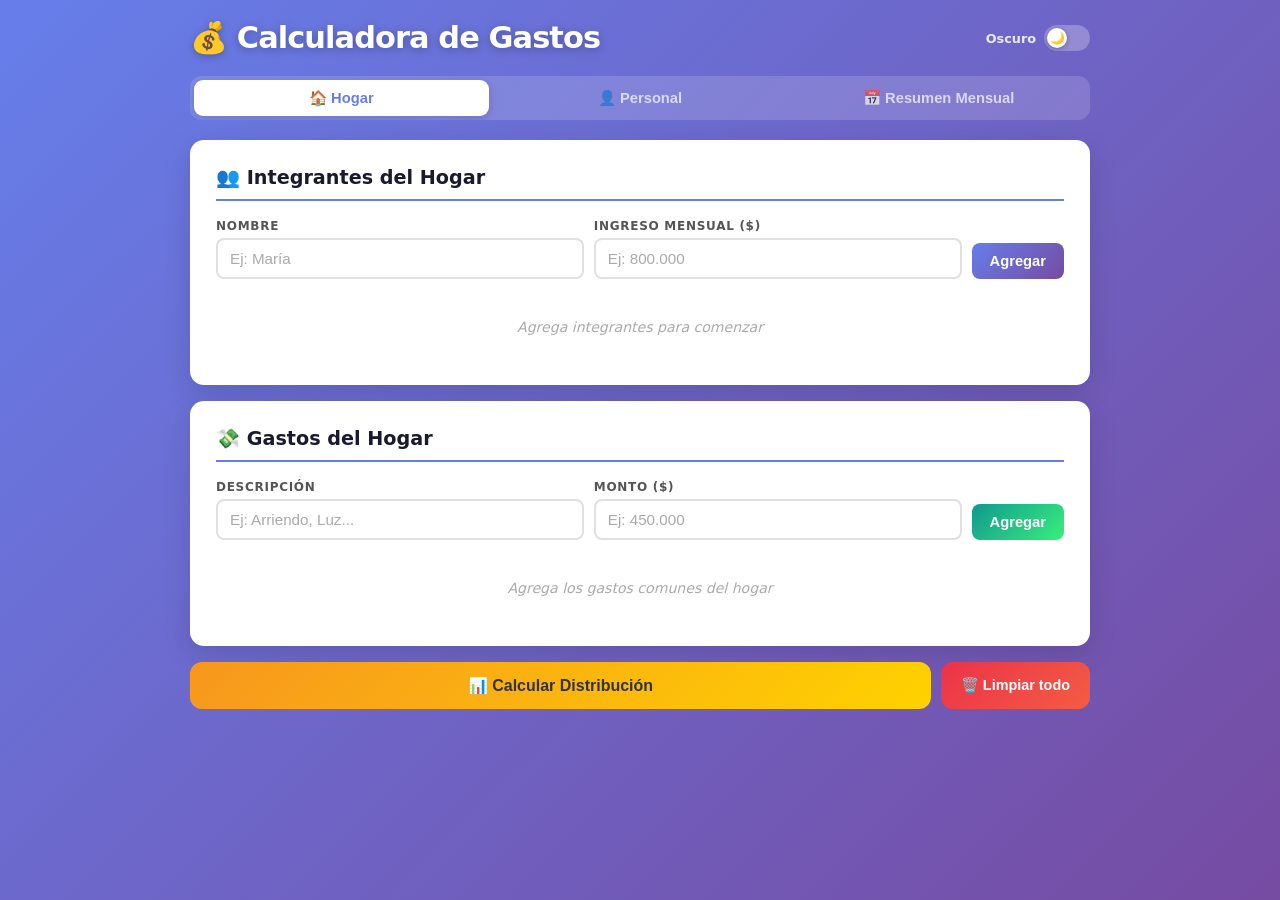
<file: proyectos/calculadora-de-gastos/respaldo-index.html>
<!DOCTYPE html>
<html lang="es" data-theme="light">
<head>
  <meta charset="UTF-8">
  <meta name="viewport" content="width=device-width, initial-scale=1.0">
  <title>Calculadora de Gastos</title>
  <style>
    :root {
      --bg:    linear-gradient(135deg,#667eea 0%,#764ba2 100%);
      --card:  #fff;
      --sub:   #f4f5f7;
      --bdr:   #e0e0e0;
      --t1:    #1a1a2e;
      --t2:    #555;
      --tm:    #aaa;
      --ac:    #667eea;
      --ac2:   #764ba2;
      --gr:    #11998e;
      --gr2:   #38ef7d;
      --rd:    #eb3349;
      --rd2:   #f45c43;
      --yw:    #f7971e;
      --yw2:   #ffd200;
      --sh:    rgba(0,0,0,0.13);
      --rad:   14px;
    }
    [data-theme="dark"] {
      --bg:  linear-gradient(135deg,#0f0f1a 0%,#1a1a2e 100%);
      --card:#1e2235; --sub:#252b3b; --bdr:#3a4060;
      --t1:  #e8eaf6; --t2:#9fa8da; --tm:#5c6180;
      --ac:  #7986cb; --ac2:#9575cd;
      --gr:  #26a69a; --gr2:#64ffda;
      --rd:  #ef5350; --rd2:#ff1744;
      --sh:  rgba(0,0,0,0.4);
    }
    *,*::before,*::after{box-sizing:border-box;margin:0;padding:0}
    body{font-family:'Segoe UI',system-ui,sans-serif;background:var(--bg);
      min-height:100vh;padding:20px 16px 60px;transition:background .4s;
      overflow-x:hidden}
    .wrap{max-width:900px;margin:0 auto;width:100%}
    /* header */
    .hdr{display:flex;align-items:center;justify-content:space-between;
      margin-bottom:20px;flex-wrap:wrap;gap:10px}
    h1{color:#fff;font-size:clamp(1.2rem,4.5vw,1.9rem);font-weight:800;
      letter-spacing:-.03em;text-shadow:0 2px 8px rgba(0,0,0,.25);flex:1;min-width:200px}
    .tt{display:flex;align-items:center;gap:8px;cursor:pointer;user-select:none}
    .tt .lbl{color:rgba(255,255,255,.85);font-size:.8rem;font-weight:600}
    .trk{width:46px;height:26px;background:rgba(255,255,255,.25);border-radius:50px;
      position:relative;transition:background .3s}
    [data-theme="dark"] .trk{background:var(--ac)}
    .knb{position:absolute;top:3px;left:3px;width:20px;height:20px;background:#fff;
      border-radius:50%;transition:transform .3s;font-size:12px;
      display:flex;align-items:center;justify-content:center;
      box-shadow:0 1px 4px rgba(0,0,0,.3)}
    [data-theme="dark"] .knb{transform:translateX(20px)}
    /* tabs */
    .tabs{display:flex;gap:4px;background:rgba(255,255,255,.15);
      border-radius:12px;padding:4px;margin-bottom:20px;width:100%;
      overflow-x:auto;-webkit-overflow-scrolling:touch}
    .tab{flex:1;min-width:max-content;padding:9px 16px;border-radius:9px;border:none;background:transparent;
      color:rgba(255,255,255,.7);font-size:clamp(0.8rem, 3.2vw, 0.92rem);font-weight:600;cursor:pointer;
      transition:all .2s;text-align:center}
    .tab.active{background:#fff;color:var(--ac);box-shadow:0 2px 8px rgba(0,0,0,.15)}
    /* panel */
    .panel{display:none}.panel.active{display:block}
    /* card */
    .card{background:var(--card);border-radius:var(--rad);
      padding:clamp(16px,4vw,26px);margin-bottom:16px;
      box-shadow:0 8px 28px var(--sh);transition:background .4s,box-shadow .4s}
    .card h2{color:var(--t1);font-size:clamp(1rem,3vw,1.2rem);font-weight:700;
      padding-bottom:10px;margin-bottom:18px;border-bottom:2px solid var(--ac);
      transition:color .4s;display:flex;align-items:center;gap:8px}
    /* form */
    .fr{display:grid;grid-template-columns:1fr 1fr auto;gap:10px;
      margin-bottom:16px;align-items:end}
    .fr3{grid-template-columns:1fr 140px 120px 110px auto}
    .fr-resumen{grid-template-columns:1fr 1fr auto}
    @media(max-width:768px){
      .fr3{grid-template-columns:1fr 1fr}
      .fr3 .fg:first-child{grid-column:1 / -1}
      .fr3 button{grid-column:1 / -1;width:100%}
    }
    @media(max-width:540px){
      .fr,.fr3,.fr-resumen{grid-template-columns:1fr}
      .fr button,.fr3 button,.fr-resumen button{width:100%}
    }
    .fg{display:flex;flex-direction:column;gap:5px}
    .fg label{font-size:.75rem;font-weight:700;color:var(--t2);
      text-transform:uppercase;letter-spacing:.06em;transition:color .4s}
    input,select{padding:10px 12px;border:2px solid var(--bdr);border-radius:8px;
      font-size:.95rem;background:var(--card);color:var(--t1);width:100%;
      transition:border-color .2s,background .4s,color .4s;
      appearance:auto;-webkit-appearance:auto}
    input:focus,select:focus{outline:none;border-color:var(--ac)}
    input::placeholder{color:var(--tm)}
    /* buttons */
    button{padding:10px 18px;border:none;border-radius:8px;font-size:.92rem;
      font-weight:600;cursor:pointer;transition:transform .15s,box-shadow .15s;
      white-space:nowrap}
    button:active{transform:scale(.97)}
    @media(hover:hover){button:hover{transform:translateY(-1px);
      box-shadow:0 4px 14px rgba(0,0,0,.2)}}
    .bp{background:linear-gradient(135deg,var(--ac),var(--ac2));color:#fff}
    .bs{background:linear-gradient(135deg,var(--gr),var(--gr2));color:#fff}
    .bd{background:linear-gradient(135deg,var(--rd),var(--rd2));color:#fff;
      padding:6px 10px;font-size:.75rem;border-radius:6px}
    .bc{background:linear-gradient(135deg,var(--yw),var(--yw2));color:#333;
      font-size:1rem;font-weight:700;padding:14px 20px;border-radius:12px;flex:1}
    .bcl{background:linear-gradient(135deg,var(--rd),var(--rd2));color:#fff;
      padding:14px 20px;border-radius:12px;font-size:.9rem}
    /* table */
    .tw{overflow-x:auto;-webkit-overflow-scrolling:touch;border-radius:8px;margin-top:4px;width:100%}
    table{width:100%;border-collapse:collapse;min-width:260px}
    th,td{padding:10px 12px;text-align:left;border-bottom:1px solid var(--bdr);
      white-space:nowrap;transition:border-color .4s}
    th{background:var(--sub);color:var(--t2);font-size:.72rem;font-weight:700;
      text-transform:uppercase;letter-spacing:.06em;transition:background .4s,color .4s}
    td{color:var(--t1);font-size:.9rem;transition:color .4s}
    td:first-child,th:first-child{white-space:normal;min-width:100px}
    tr:last-child td{border-bottom:none}
    /* empty */
    .empty{text-align:center;padding:24px;color:var(--tm);font-size:.88rem;
      font-style:italic;transition:color .4s}
    /* total box */
    .tbox{display:flex;justify-content:space-between;align-items:center;
      background:var(--sub);padding:12px 16px;border-radius:10px;margin-top:14px;
      flex-wrap:wrap;gap:8px;transition:background .4s}
    .tbox .tl{font-weight:600;color:var(--t1);font-size:.95rem;transition:color .4s}
    .tbox .tv{font-size:1.3rem;font-weight:700;color:var(--ac)}
    /* actions */
    .acts{display:flex;gap:10px;flex-wrap:wrap;margin:4px 0 16px}
    @media(max-width:520px){.acts{flex-direction:column}.acts button{width:100%;text-align:center}}
    /* resultado hogar */
    .ritem{background:var(--sub);border-radius:12px;padding:16px;margin-bottom:12px;
      display:flex;justify-content:space-between;align-items:flex-start;
      gap:12px;flex-wrap:wrap;transition:background .4s}
    .ri{flex:1;min-width:160px}
    .rn{font-weight:700;font-size:1rem;color:var(--t1);margin-bottom:2px;transition:color .4s}
    .rd2{font-size:.78rem;color:var(--t2);transition:color .4s}
    .pb{height:6px;background:var(--bdr);border-radius:100px;margin-top:8px;overflow:hidden}
    .pf{height:100%;background:linear-gradient(90deg,var(--ac),var(--ac2));
      border-radius:100px;transition:width .5s ease}
    .rm{text-align:right}
    .ra{font-size:clamp(1.1rem,3.5vw,1.3rem);font-weight:800;color:var(--gr)}
    .rs{font-size:.8rem;margin-top:3px;font-weight:600}
    .sp{color:var(--gr)}.sn{color:var(--rd)}
    /* resumen stats */
    .sgrid{display:grid;grid-template-columns:repeat(auto-fit,minmax(130px,1fr));
      gap:10px;margin-top:16px}
    .sc{background:var(--card);border-radius:10px;padding:14px;text-align:center;
      box-shadow:0 2px 8px var(--sh);transition:background .4s}
    .sl{font-size:.7rem;color:var(--tm);text-transform:uppercase;letter-spacing:.06em;
      margin-bottom:6px;transition:color .4s}
    .sv{font-size:1.15rem;font-weight:700}
    .svg{color:var(--gr)}.svr{color:var(--rd)}.sva{color:var(--ac)}
    /* movimiento personal */
    .mitem{background:var(--card);border:1px solid var(--bdr);border-radius:var(--rad);
      padding:13px 16px;display:flex;align-items:center;gap:12px;
      animation:fi .2s ease}
    @keyframes fi{from{opacity:0;transform:translateY(5px)}to{opacity:1;transform:none}}
    .micon{width:36px;height:36px;border-radius:10px;display:flex;
      align-items:center;justify-content:center;font-size:16px;flex-shrink:0}
    .ig{background:rgba(248,113,113,.12)}.ii{background:rgba(52,211,153,.12)}
    .minfo{flex:1;min-width:0}
    .mn{font-size:14px;font-weight:500;color:var(--t1);white-space:nowrap;
      overflow:hidden;text-overflow:ellipsis}
    .mm2{font-size:11px;color:var(--tm);margin-top:2px}
    .mamt{font-size:15px;font-weight:700;flex-shrink:0}
    .mg{color:var(--rd)}.mi2{color:var(--gr)}
    .bdel{background:none;border:none;color:var(--tm);cursor:pointer;
      font-size:14px;padding:4px 6px;border-radius:6px;transition:all .15s}
    .bdel:hover{color:var(--rd);background:rgba(248,113,113,.1)}
    /* resumen personal */
    .pgrid{display:grid;grid-template-columns:repeat(auto-fit,minmax(180px,1fr));gap:12px;margin-bottom:20px}
    .pc{background:var(--card);border:1px solid var(--bdr);border-radius:var(--rad);padding:16px 18px}
    .pl{font-size:11px;font-weight:700;text-transform:uppercase;letter-spacing:.08em;
      color:var(--tm);margin-bottom:6px;transition:color .4s}
    .pv{font-size:1.4rem;font-weight:700;letter-spacing:-.02em}
    .pvi{color:var(--gr)}.pvg{color:var(--rd)}.pvb{color:var(--ac)}
    .pvb.neg{color:var(--rd)}
    .bwrap{background:var(--card);border:1px solid var(--bdr);border-radius:var(--rad);
      padding:14px 18px;margin-bottom:20px}
    .blbl{display:flex;justify-content:space-between;font-size:12px;
      color:var(--tm);margin-bottom:8px}
    .bbg{height:8px;background:var(--sub);border-radius:100px;overflow:hidden}
    .bfill{height:100%;border-radius:100px;
      background:linear-gradient(90deg,var(--gr),var(--ac));transition:width .4s}
    .bfill.peligro{background:linear-gradient(90deg,var(--yw),var(--rd))}
    .mlista{display:flex;flex-direction:column;gap:8px}
    .pfilter-bar{display:flex;gap:8px;flex-wrap:wrap;margin-bottom:14px;align-items:center}
    @media(max-width:520px){
      .pfilter-bar{justify-content:space-between}
      .pfilter-bar .tab{flex:1;text-align:center;padding:7px 10px;font-size:.8rem}
      .pfilter-bar .bcl{width:100%;margin-left:0 !important;text-align:center;margin-top:4px}
    }
    .col-prop{} @media(max-width:440px){.col-prop{display:none}}
    @media(max-width:480px){
      body{padding:12px 10px 40px}
      .card{padding:16px 14px}
      .mitem{gap:8px;padding:10px 12px}
      .mn{font-size:13px}
      .mamt{font-size:14px}
    }
    /* Modal de Edición */
    .modal{position:fixed;top:0;left:0;width:100%;height:100%;background:rgba(0,0,0,0.6);
      display:flex;align-items:center;justify-content:center;z-index:9999;padding:16px;backdrop-filter:blur(4px);animation:fi .2s ease}
    .modal-card{background:var(--card);border-radius:var(--rad);padding:22px;max-width:420px;width:100%;
      box-shadow:0 12px 40px rgba(0,0,0,0.35);border:1px solid var(--bdr)}
    .modal-hdr{display:flex;justify-content:space-between;align-items:center;margin-bottom:16px;border-bottom:1px solid var(--bdr);padding-bottom:10px}
    .modal-hdr h3{color:var(--t1);font-size:1.1rem;font-weight:700}
    .modal-body{display:flex;flex-direction:column;gap:12px;margin-bottom:18px}
    .modal-ftr{display:flex;gap:10px;justify-content:flex-end}
    /* Badge Recurrente */
    .rec-tag{background:rgba(102,126,234,0.15);color:var(--ac);font-size:10px;padding:2px 6px;border-radius:4px;font-weight:700;margin-left:4px;display:inline-block}
    [data-theme="dark"] .rec-tag{background:rgba(121,134,203,0.25);color:var(--ac)}
    /* Presupuesto */
    .b-alert{margin-top:10px;padding:10px 14px;border-radius:8px;font-size:0.85rem;font-weight:600;display:flex;align-items:center;gap:8px}
    .b-alert.warn{background:rgba(247,151,30,0.15);color:#d97706;border:1px solid rgba(247,151,30,0.3)}
    .b-alert.danger{background:rgba(235,51,73,0.15);color:var(--rd);border:1px solid rgba(235,51,73,0.3)}
    /* Gráfico SVG Donut */
    .donut-container{display:flex;align-items:center;gap:20px;flex-wrap:wrap;justify-content:center;margin-bottom:16px}
    .donut-svg{width:160px;height:160px;transform:rotate(-90deg);flex-shrink:0}
    .donut-legend{flex:1;min-width:180px;display:flex;flex-direction:column;gap:8px}
    .donut-item{display:flex;align-items:center;gap:8px;font-size:12px;color:var(--t1)}
    .donut-dot{width:10px;height:10px;border-radius:50%;flex-shrink:0}
  </style>
</head>
<body>
<div class="wrap">
  <!-- HEADER -->
  <div class="hdr">
    <h1>💰 Calculadora de Gastos</h1>
    <div class="tt" onclick="toggleTheme()">
      <span class="lbl" id="tLabel">Oscuro</span>
      <div class="trk"><div class="knb" id="tKnob">🌙</div></div>
    </div>
  </div>

  <!-- TABS -->
  <div class="tabs">
    <button class="tab active" onclick="switchTab('hogar',this)">🏠 Hogar</button>
    <button class="tab" onclick="switchTab('personal',this)">👤 Personal</button>
    <button class="tab" onclick="switchTab('resumen',this)">📅 Resumen Mensual</button>
  </div>

  <!-- ════════ PANEL HOGAR ════════ -->
  <div class="panel active" id="panel-hogar">

    <div class="card">
      <h2>👥 Integrantes del Hogar</h2>
      <div class="fr">
        <div class="fg"><label>Nombre</label>
          <input type="text" id="iNombre" placeholder="Ej: María"></div>
        <div class="fg"><label>Ingreso mensual ($)</label>
          <input type="text" id="iIngreso" placeholder="Ej: 800.000" min="0" inputmode="numeric"></div>
        <button class="bp" onclick="addInt()">Agregar</button>
      </div>
      <div id="emptyInt" class="empty">Agrega integrantes para comenzar</div>
      <div class="tw" id="wrapInt" style="display:none">
        <table><thead><tr>
          <th>Nombre</th><th>Ingreso</th>
          <th class="col-prop">Proporción</th><th></th>
        </tr></thead><tbody id="bodyInt"></tbody></table>
      </div>
    </div>

    <div class="card">
      <h2>💸 Gastos del Hogar</h2>
      <div class="fr">
        <div class="fg"><label>Descripción</label>
          <input type="text" id="gDesc" placeholder="Ej: Arriendo, Luz..."></div>
        <div class="fg"><label>Monto ($)</label>
          <input type="text" id="gMonto" placeholder="Ej: 450.000" min="0" inputmode="numeric"></div>
        <button class="bs" onclick="addGas()">Agregar</button>
      </div>
      <div id="emptyGas" class="empty">Agrega los gastos comunes del hogar</div>
      <div class="tw" id="wrapGas" style="display:none">
        <table><thead><tr><th>Descripción</th><th>Monto</th><th></th></tr></thead>
        <tbody id="bodyGas"></tbody></table>
      </div>
      <div class="tbox" id="tboxGas" style="display:none">
        <span class="tl">Total Gastos:</span>
        <span class="tv" id="tvGas">$0</span>
      </div>
    </div>

    <div class="acts">
      <button class="bc" onclick="calcular()">📊 Calcular Distribución</button>
      <button class="bcl" onclick="limpiarHogar()">🗑️ Limpiar todo</button>
    </div>

    <div class="card" id="resCard" style="display:none">
      <h2>📋 Distribución Proporcional</h2>
      <div id="resBody"></div>
    </div>
  </div>

  <!-- ════════ PANEL PERSONAL ════════ -->
  <div class="panel" id="panel-personal">

    <div class="pgrid">
      <div class="pc"><div class="pl">💰 Ingresos</div>
        <div class="pv pvi" id="pIngresos">$0</div></div>
      <div class="pc"><div class="pl">💸 Gastos</div>
        <div class="pv pvg" id="pGastos">$0</div></div>
      <div class="pc"><div class="pl">📊 Balance</div>
        <div class="pv pvb" id="pBalance">$0</div></div>
    </div>

    <div class="bwrap">
      <div class="blbl"><span>Gastos vs Ingresos</span><span id="pPct">0%</span></div>
      <div class="bbg"><div class="bfill" id="pBarra" style="width:0%"></div></div>
    </div>

    <!-- TARJETA DE PRESUPUESTO MENSUAL -->
    <div class="card">
      <div style="display:flex;justify-content:space-between;align-items:center;flex-wrap:wrap;gap:10px">
        <h2>🎯 Presupuesto Mensual</h2>
        <button class="bs" style="padding:6px 12px;font-size:0.8rem" onclick="promptBudget()">⚙️ Definir Límite</button>
      </div>
      <div class="blbl" style="margin-top:10px">
        <span>Gastado: <strong id="bSpent">$0</strong> de <strong id="bLimit">Sin límite</strong></span>
        <span id="bRest">Disponible: —</span>
      </div>
      <div class="bbg"><div class="bfill" id="bBarra" style="width:0%"></div></div>
      <div id="bAlert" style="display:none" class="b-alert"></div>
    </div>

    <div class="card">
      <h2>➕ Agregar movimiento</h2>
      <div class="fr fr3">
        <div class="fg"><label>Descripción</label>
          <input type="text" id="pDesc" placeholder="Ej: Arriendo, Sueldo..."></div>
        <div class="fg"><label>Monto ($)</label>
          <input type="text" id="pMonto" placeholder="0" min="0" inputmode="numeric"></div>
        <div class="fg"><label>Categoría</label>
          <select id="pCat">
            <option value="Vivienda">🏠 Vivienda</option>
            <option value="Alimentación">🛒 Alimentación</option>
            <option value="Transporte">🚗 Transporte</option>
            <option value="Salud">🏥 Salud</option>
            <option value="Educación">📚 Educación</option>
            <option value="Entretenimiento">🎮 Entretenimiento</option>
            <option value="Ropa">👕 Ropa</option>
            <option value="Servicios">💡 Servicios</option>
            <option value="Sueldo">💼 Sueldo</option>
            <option value="Otro">📦 Otro</option>
          </select></div>
        <div class="fg"><label>Tipo</label>
          <select id="pTipo">
            <option value="gasto">🔴 Gasto</option>
            <option value="ingreso">🟢 Ingreso</option>
          </select></div>
        <button class="bp" onclick="addMov()">Agregar</button>
      </div>
      <div style="margin-top:8px">
        <label style="display:inline-flex;align-items:center;gap:6px;font-size:0.82rem;cursor:pointer;color:var(--t2);user-select:none">
          <input type="checkbox" id="pRecurrente" style="width:auto"> 🔄 Marcar como Gasto Fijo / Recurrente mensual
        </label>
      </div>
    </div>

    <div class="pfilter-bar">
      <button class="tab active" style="background:rgba(255,255,255,.2);color:#fff;border-radius:100px"
        onclick="filtrarP('todos',this)">Todos</button>
      <button class="tab" style="background:rgba(255,255,255,.12);color:rgba(255,255,255,.7);border-radius:100px"
        onclick="filtrarP('gasto',this)">Solo gastos</button>
      <button class="tab" style="background:rgba(255,255,255,.12);color:rgba(255,255,255,.7);border-radius:100px"
        onclick="filtrarP('ingreso',this)">Solo ingresos</button>
      <button class="bcl" style="margin-left:auto;padding:6px 14px;font-size:.82rem"
        onclick="limpiarPersonal()">🗑 Limpiar</button>
    </div>

    <div class="mlista" id="pLista"></div>

    <div id="pCatWrap" style="display:none;margin-top:16px" class="card">
      <h2>📊 Gastos por categoría</h2>
      <div id="pDonutChart"></div>
      <div id="pCatLista" style="margin-top:12px"></div>
    </div>
  </div>

  <!-- ════════ PANEL RESUMEN MENSUAL ════════ -->
  <div class="panel" id="panel-resumen">

    <!-- Selector de mes -->
    <div class="card">
      <div style="display:flex;justify-content:space-between;align-items:center;flex-wrap:wrap;gap:10px;margin-bottom:14px">
        <h2 style="margin-bottom:0;border-bottom:none;padding-bottom:0">📅 Resumen Mensual</h2>
        <button class="bs" style="padding:6px 12px;font-size:0.8rem" onclick="clonarFijosMes()">🔄 Cargar Gastos Fijos del Mes</button>
      </div>
      <div class="fr fr-resumen">
        <div class="fg">
          <label>Mes</label>
          <select id="rMes">
            <option value="0">Enero</option><option value="1">Febrero</option>
            <option value="2">Marzo</option><option value="3">Abril</option>
            <option value="4">Mayo</option><option value="5">Junio</option>
            <option value="6">Julio</option><option value="7">Agosto</option>
            <option value="8">Septiembre</option><option value="9">Octubre</option>
            <option value="10">Noviembre</option><option value="11">Diciembre</option>
          </select>
        </div>
        <div class="fg">
          <label>Año</label>
          <select id="rAnio"></select>
        </div>
        <button class="bp" onclick="renderResumen()">Ver resumen</button>
      </div>
    </div>

    <!-- Stats del mes -->
    <div class="sgrid" id="rStats" style="margin-bottom:16px"></div>

    <!-- Gráfico por categoría -->
    <div class="card" id="rCatCard" style="display:none">
      <h2>📊 Gastos por categoría</h2>
      <div id="rDonutChart"></div>
      <div id="rCatBody" style="margin-top:12px"></div>
    </div>

    <!-- Movimientos del mes -->
    <div class="card" id="rMovCard" style="display:none">
      <h2>📋 Movimientos del mes</h2>
      <div class="tw">
        <table>
          <thead><tr><th>Fecha</th><th>Descripción</th><th>Categoría</th><th>Tipo</th><th>Monto</th><th></th></tr></thead>
          <tbody id="rMovBody"></tbody>
        </table>
      </div>
    </div>

    <div id="rEmpty" class="card" style="display:none">
      <div class="empty"><span style="font-size:32px;display:block;margin-bottom:10px">📭</span>
        No hay movimientos registrados en este período.</div>
    </div>

  </div>

</div>

<!-- MODAL REUTILIZABLE DE EDICIÓN -->
<div class="modal" id="editModal" style="display:none">
  <div class="modal-card">
    <div class="modal-hdr">
      <h3 id="modalTitle">✏️ Editar Registro</h3>
      <button class="bdel" onclick="closeModal()">✕</button>
    </div>
    <div class="modal-body" id="modalBody"></div>
    <div class="modal-ftr">
      <button class="bp" id="modalSaveBtn">Guardar cambios</button>
      <button class="bcl" onclick="closeModal()">Cancelar</button>
    </div>
  </div>
</div>
<script>
  /* ══════════════════════════════════════
     UTILIDADES COMPARTIDAS
  ══════════════════════════════════════ */
  const fmt = n => '$' + Math.round(Math.abs(n)).toLocaleString('es-CL');
  const esc = s => s.replace(/&/g,'&amp;').replace(/</g,'&lt;').replace(/>/g,'&gt;');

  function getRaw(id) {
    const el = document.getElementById(id);
    if (!el) return 0;
    const v = el.value.replace(/\./g,'').replace(',','.');
    return parseFloat(v) || 0;
  }

  function setupFmt(id) {
    const el = document.getElementById(id);
    if (!el) return;
    el.addEventListener('input', function() {
      const pos = this.selectionStart;
      const raw = this.value.replace(/\D/g,'');
      if (!raw) { this.value = ''; return; }
      const fmtd = parseInt(raw,10).toLocaleString('es-CL');
      const diff = fmtd.length - this.value.length;
      this.value = fmtd;
      try { this.setSelectionRange(pos+diff, pos+diff); } catch(e){}
    });
  }

  /* ══════════════════════════════════════
     COLORES Y EMOJIS POR CATEGORÍA
  ══════════════════════════════════════ */
  const EMOJIS = {'Vivienda':'🏠','Alimentación':'🛒','Transporte':'🚗','Salud':'🏥',
    'Educación':'📚','Entretenimiento':'🎮','Ropa':'👕','Servicios':'💡','Sueldo':'💼','Otro':'📦'};
  const CAT_COLORS = {
    'Vivienda':'#7986cb','Alimentación':'#4db6ac','Transporte':'#ffb74d','Salud':'#ef5350',
    'Educación':'#ba68c8','Entretenimiento':'#4fc3f7','Ropa':'#a1887f','Servicios':'#81c784',
    'Sueldo':'#38ef7d','Otro':'#90a4ae'
  };

  /* ══════════════════════════════════════
     GRÁFICO INTERACTIVO SVG DONUT
  ══════════════════════════════════════ */
  function renderDonutSVG(containerId, pcMap) {
    const el = document.getElementById(containerId);
    if (!el) return;
    const entries = Object.entries(pcMap).sort((a,b)=>b[1]-a[1]);
    const total = entries.reduce((s, [,v]) => s + v, 0);
    if (!total || !entries.length) { el.innerHTML = ''; return; }

    const r = 50, circ = 2 * Math.PI * r;
    let accumulatedAngle = 0;
    let circlesHTML = '';
    let legendHTML = '';

    entries.forEach(([cat, val]) => {
      const pct = val / total;
      const strokeDash = `${pct * circ} ${circ}`;
      const offset = accumulatedAngle * circ;
      const color = CAT_COLORS[cat] || '#90a4ae';
      const pctTxt = (pct * 100).toFixed(1) + '%';

      circlesHTML += `<circle r="${r}" cx="80" cy="80" fill="transparent" stroke="${color}" stroke-width="18" stroke-dasharray="${strokeDash}" stroke-dashoffset="-${offset}" style="transition:all 0.5s ease" />`;

      legendHTML += `
        <div class="donut-item">
          <div class="donut-dot" style="background:${color}"></div>
          <span style="flex:1">${EMOJIS[cat]||'📦'} ${cat}</span>
          <strong style="color:var(--t1)">${fmt(val)}</strong>
          <span style="color:var(--tm);font-size:11px">(${pctTxt})</span>
        </div>`;
      accumulatedAngle += pct;
    });

    el.innerHTML = `
      <div class="donut-container">
        <svg class="donut-svg" viewBox="0 0 160 160">
          ${circlesHTML}
        </svg>
        <div class="donut-legend">${legendHTML}</div>
      </div>`;
  }

  /* ══════════════════════════════════════
     MODAL REUTILIZABLE DE EDICIÓN
  ══════════════════════════════════════ */
  function closeModal() {
    document.getElementById('editModal').style.display = 'none';
  }

  function openModal(title, bodyHTML, onSave) {
    document.getElementById('modalTitle').textContent = title;
    document.getElementById('modalBody').innerHTML = bodyHTML;
    const saveBtn = document.getElementById('modalSaveBtn');
    saveBtn.onclick = function() {
      if (onSave()) closeModal();
    };
    document.getElementById('editModal').style.display = 'flex';
  }

  function editInt(id) {
    const item = ints.find(i => i.id === id);
    if (!item) return;
    openModal('✏️ Editar Integrante', `
      <div class="fg"><label>Nombre</label>
        <input type="text" id="mNombre" value="${esc(item.n)}"></div>
      <div class="fg"><label>Ingreso ($)</label>
        <input type="text" id="mIngreso" value="${item.v.toLocaleString('es-CL')}" inputmode="numeric"></div>
    `, function() {
      const n = document.getElementById('mNombre').value.trim();
      const v = getRaw('mIngreso');
      if (!n || v <= 0) { alert('Ingresa datos válidos'); return false; }
      item.n = n; item.v = v;
      saveH(); renderInts(); hideRes();
      return true;
    });
    setupFmt('mIngreso');
  }

  function editGas(id) {
    const item = gass.find(g => g.id === id);
    if (!item) return;
    openModal('✏️ Editar Gasto del Hogar', `
      <div class="fg"><label>Descripción</label>
        <input type="text" id="mDesc" value="${esc(item.d)}"></div>
      <div class="fg"><label>Monto ($)</label>
        <input type="text" id="mMonto" value="${item.v.toLocaleString('es-CL')}" inputmode="numeric"></div>
    `, function() {
      const d = document.getElementById('mDesc').value.trim();
      const v = getRaw('mMonto');
      if (!d || v <= 0) { alert('Ingresa datos válidos'); return false; }
      item.d = d; item.v = v;
      saveH(); renderGass(); hideRes();
      return true;
    });
    setupFmt('mMonto');
  }

  function editMov(id) {
    const item = movs.find(m => m.id === id);
    if (!item) return;
    const catOpts = Object.keys(EMOJIS).map(c => `<option value="${c}" ${c===item.c?'selected':''}>${EMOJIS[c]} ${c}</option>`).join('');
    openModal('✏️ Editar Movimiento Personal', `
      <div class="fg"><label>Descripción</label>
        <input type="text" id="mDesc" value="${esc(item.d)}"></div>
      <div class="fg"><label>Monto ($)</label>
        <input type="text" id="mMonto" value="${item.v.toLocaleString('es-CL')}" inputmode="numeric"></div>
      <div class="fg"><label>Categoría</label>
        <select id="mCat">${catOpts}</select></div>
      <div class="fg"><label>Tipo</label>
        <select id="mTipo">
          <option value="gasto" ${item.t==='gasto'?'selected':''}>🔴 Gasto</option>
          <option value="ingreso" ${item.t==='ingreso'?'selected':''}>🟢 Ingreso</option>
        </select></div>
      <div style="margin-top:6px">
        <label style="font-size:0.82rem;cursor:pointer;color:var(--t1)"><input type="checkbox" id="mRec" ${item.rec?'checked':''}> 🔄 Gasto Fijo / Recurrente</label>
      </div>
    `, function() {
      const d = document.getElementById('mDesc').value.trim();
      const v = getRaw('mMonto');
      const c = document.getElementById('mCat').value;
      const t = document.getElementById('mTipo').value;
      const rec = document.getElementById('mRec').checked;
      if (!d || v <= 0) { alert('Ingresa datos válidos'); return false; }
      item.d = d; item.v = v; item.c = c; item.t = t; item.rec = rec;
      saveP(); renderP();
      if (document.getElementById('panel-resumen').classList.contains('active')) renderResumen();
      return true;
    });
    setupFmt('mMonto');
  }

  /* ══════════════════════════════════════
     TEMA
  ══════════════════════════════════════ */
  function toggleTheme(){
    const d = document.documentElement.getAttribute('data-theme')==='dark';
    applyTheme(d ? 'light' : 'dark');
    localStorage.setItem('tema_calc', d ? 'light' : 'dark');
  }
  function applyTheme(t){
    document.documentElement.setAttribute('data-theme',t);
    const d = t==='dark';
    document.getElementById('tKnob').textContent = d ? '☀️' : '🌙';
    document.getElementById('tLabel').textContent = d ? 'Claro' : 'Oscuro';
  }
  (function(){
    const s = localStorage.getItem('tema_calc') ||
      (window.matchMedia('(prefers-color-scheme:dark)').matches ? 'dark' : 'light');
    applyTheme(s);
  })();

  /* ══════════════════════════════════════
     TABS
  ══════════════════════════════════════ */
  function switchTab(name, btn){
    document.querySelectorAll('.panel').forEach(p => p.classList.remove('active'));
    document.querySelectorAll('.tabs .tab').forEach(b => b.classList.remove('active'));
    document.getElementById('panel-'+name).classList.add('active');
    btn.classList.add('active');
    if (name === 'resumen') initResumen();
  }

  /* ══════════════════════════════════════
     HOGAR
  ══════════════════════════════════════ */
  const KI='hogar_int_v3', KG='hogar_gas_v3';
  let ints = JSON.parse(localStorage.getItem(KI)||'[]');
  let gass = JSON.parse(localStorage.getItem(KG)||'[]');

  function saveH(){
    localStorage.setItem(KI, JSON.stringify(ints));
    localStorage.setItem(KG, JSON.stringify(gass));
  }

  function addInt(){
    const n = document.getElementById('iNombre').value.trim();
    const v = getRaw('iIngreso');
    if (!n)     { alert('Ingresa el nombre'); return; }
    if (v <= 0) { alert('Ingresa un ingreso válido'); return; }
    ints.push({id:Date.now(), n, v});
    document.getElementById('iNombre').value = '';
    document.getElementById('iIngreso').value = '';
    saveH(); renderInts(); hideRes();
    document.getElementById('iNombre').focus();
  }

  function delInt(id){ ints=ints.filter(i=>i.id!==id); saveH(); renderInts(); hideRes(); }

  function renderInts(){
    const tot = ints.reduce((s,i)=>s+i.v, 0);
    const e=document.getElementById('emptyInt'), w=document.getElementById('wrapInt');
    if (!ints.length){ e.style.display='block'; w.style.display='none'; return; }
    e.style.display='none'; w.style.display='block';
    document.getElementById('bodyInt').innerHTML = ints.map(i=>{
      const p = ((i.v/tot)*100).toFixed(1);
      return `<tr><td>${esc(i.n)}</td><td>${fmt(i.v)}</td>
        <td class="col-prop">${p}%</td>
        <td style="text-align:right">
          <button class="bs" style="padding:4px 8px;font-size:.75rem" onclick="editInt(${i.id})">✏️</button>
          <button class="bd" onclick="delInt(${i.id})">✕</button>
        </td></tr>`;
    }).join('');
  }

  function addGas(){
    const d = document.getElementById('gDesc').value.trim();
    const v = getRaw('gMonto');
    if (!d)     { alert('Ingresa la descripción'); return; }
    if (v <= 0) { alert('Ingresa un monto válido'); return; }
    gass.push({id:Date.now(), d, v});
    document.getElementById('gDesc').value = '';
    document.getElementById('gMonto').value = '';
    saveH(); renderGass(); hideRes();
    document.getElementById('gDesc').focus();
  }

  function delGas(id){ gass=gass.filter(g=>g.id!==id); saveH(); renderGass(); hideRes(); }

  function renderGass(){
    const e=document.getElementById('emptyGas'), w=document.getElementById('wrapGas');
    const tb=document.getElementById('tboxGas');
    if (!gass.length){ e.style.display='block'; w.style.display='none'; tb.style.display='none'; return; }
    e.style.display='none'; w.style.display='block'; tb.style.display='flex';
    const tot = gass.reduce((s,g)=>s+g.v, 0);
    document.getElementById('tvGas').textContent = fmt(tot);
    document.getElementById('bodyGas').innerHTML = gass.map(g=>`
      <tr><td>${esc(g.d)}</td><td>${fmt(g.v)}</td>
      <td style="text-align:right">
        <button class="bs" style="padding:4px 8px;font-size:.75rem" onclick="editGas(${g.id})">✏️</button>
        <button class="bd" onclick="delGas(${g.id})">✕</button>
      </td></tr>
    `).join('');
  }

  function limpiarHogar(){
    if (!ints.length && !gass.length) return;
    if (!confirm('¿Borrar todos los datos del hogar?')) return;
    ints=[]; gass=[]; saveH(); renderInts(); renderGass(); hideRes();
  }

  function hideRes(){ document.getElementById('resCard').style.display='none'; }

  function calcular(){
    if (!ints.length){ alert('Agrega al menos un integrante'); return; }
    if (!gass.length){ alert('Agrega al menos un gasto'); return; }
    const tg = gass.reduce((s,g)=>s+g.v, 0);
    const ti = ints.reduce((s,i)=>s+i.v, 0);
    const body = document.getElementById('resBody');
    body.innerHTML = '';
    let ts = 0;
    ints.forEach(i=>{
      const p=i.v/ti, a=tg*p, sob=i.v-a, pct=(p*100).toFixed(1);
      ts += sob;
      const div = document.createElement('div');
      div.className = 'ritem';
      div.innerHTML = `
        <div class="ri">
          <div class="rn">${esc(i.n)}</div>
          <div class="rd2">Ingreso: ${fmt(i.v)} · ${pct}% del hogar</div>
          <div class="pb"><div class="pf" style="width:${pct}%"></div></div>
        </div>
        <div class="rm">
          <div class="ra">${fmt(a)}</div>
          <div class="rs ${sob>=0?'sp':'sn'}">${sob>=0?'Le sobran':'Le falta'} ${fmt(sob)}</div>
        </div>`;
      body.appendChild(div);
    });
    const sg = document.createElement('div');
    sg.className = 'sgrid';
    sg.innerHTML = `
      <div class="sc"><div class="sl">Total gastos</div><div class="sv svr">${fmt(tg)}</div></div>
      <div class="sc"><div class="sl">Ingresos totales</div><div class="sv svg">${fmt(ti)}</div></div>
      <div class="sc"><div class="sl">Gastos/Ingresos</div><div class="sv sva">${((tg/ti)*100).toFixed(1)}%</div></div>
      <div class="sc"><div class="sl">Sobrante total</div><div class="sv ${ts>=0?'svg':'svr'}">${fmt(ts)}</div></div>`;
    body.appendChild(sg);
    const card = document.getElementById('resCard');
    card.style.display = 'block';
    card.scrollIntoView({behavior:'smooth', block:'start'});
  }

  /* ══════════════════════════════════════
     PERSONAL & PRESUPUESTO
  ══════════════════════════════════════ */
  let movs = JSON.parse(localStorage.getItem('movs_v3')||'[]');
  let filtP = 'todos';
  let budgetLimit = parseFloat(localStorage.getItem('budget_limit_v1') || '0');

  function saveP(){ localStorage.setItem('movs_v3', JSON.stringify(movs)); }

  function promptBudget() {
    const val = prompt('Ingresa tu meta de presupuesto mensual ($):', budgetLimit ? budgetLimit.toLocaleString('es-CL') : '');
    if (val === null) return;
    const num = parseFloat(val.replace(/\./g,'').replace(',','.')) || 0;
    budgetLimit = num;
    localStorage.setItem('budget_limit_v1', budgetLimit.toString());
    renderP();
  }

  function checkBudget(totalGastos) {
    const bSpent = document.getElementById('bSpent');
    const bLimit = document.getElementById('bLimit');
    const bRest = document.getElementById('bRest');
    const bBarra = document.getElementById('bBarra');
    const bAlert = document.getElementById('bAlert');

    bSpent.textContent = fmt(totalGastos);

    if (budgetLimit <= 0) {
      bLimit.textContent = 'Sin límite';
      bRest.textContent = 'Disponible: —';
      bBarra.style.width = '0%';
      bAlert.style.display = 'none';
      return;
    }

    bLimit.textContent = fmt(budgetLimit);
    const rest = budgetLimit - totalGastos;
    bRest.textContent = (rest < 0 ? 'Excedido: ' : 'Disponible: ') + fmt(rest);

    const pct = Math.min((totalGastos / budgetLimit) * 100, 100);
    bBarra.style.width = pct + '%';

    if (pct >= 100) {
      bBarra.className = 'bfill peligro';
      bAlert.className = 'b-alert danger';
      bAlert.innerHTML = `⚠️ <strong>¡Atención!</strong> Has superado tu presupuesto mensual por ${fmt(Math.abs(rest))}.`;
      bAlert.style.display = 'flex';
    } else if (pct >= 80) {
      bBarra.className = 'bfill peligro';
      bAlert.className = 'b-alert warn';
      bAlert.innerHTML = `⚡ <strong>Advertencia:</strong> Has consumido el ${pct.toFixed(0)}% de tu presupuesto. Quedan ${fmt(rest)}.`;
      bAlert.style.display = 'flex';
    } else {
      bBarra.className = 'bfill';
      bAlert.style.display = 'none';
    }
  }

  function addMov(){
    const d = document.getElementById('pDesc').value.trim();
    const v = getRaw('pMonto');
    const c = document.getElementById('pCat').value;
    const t = document.getElementById('pTipo').value;
    const rec = document.getElementById('pRecurrente').checked;

    if (!d)     { alert('Ingresa una descripción'); return; }
    if (v <= 0) { alert('Ingresa un monto válido'); return; }

    movs.unshift({
      id: Date.now(), d, v, c, t, rec,
      f: new Date().toLocaleDateString('es-CL',{day:'2-digit',month:'short'}),
      ts: Date.now()
    });

    document.getElementById('pDesc').value = '';
    document.getElementById('pMonto').value = '';
    document.getElementById('pRecurrente').checked = false;

    saveP(); renderP();
    document.getElementById('pDesc').focus();
  }

  function delMov(id){ movs=movs.filter(m=>m.id!==id); saveP(); renderP(); }

  function filtrarP(t, btn){
    filtP = t;
    document.querySelectorAll('#panel-personal .tab').forEach(b=>{
      b.style.background='rgba(255,255,255,.12)'; b.style.color='rgba(255,255,255,.7)';
    });
    btn.style.background='rgba(255,255,255,.25)'; btn.style.color='#fff';
    renderP();
  }

  function limpiarPersonal(){
    if (!movs.length) return;
    if (!confirm('¿Eliminar todos los movimientos?')) return;
    movs=[]; saveP(); renderP();
  }

  function renderP(){
    const ti = movs.filter(m=>m.t==='ingreso').reduce((s,m)=>s+m.v, 0);
    const tg = movs.filter(m=>m.t==='gasto').reduce((s,m)=>s+m.v, 0);
    const bal = ti-tg;
    const pct = ti>0 ? Math.min((tg/ti)*100,100) : 0;

    document.getElementById('pIngresos').textContent = fmt(ti);
    document.getElementById('pGastos').textContent = fmt(tg);
    const bel = document.getElementById('pBalance');
    bel.textContent = (bal<0?'-':'') + fmt(bal);
    bel.className = 'pv pvb' + (bal<0?' neg':'');
    document.getElementById('pPct').textContent = Math.round(pct)+'%';
    const bf = document.getElementById('pBarra');
    bf.style.width = pct+'%';
    bf.className = 'bfill' + (pct>80?' peligro':'');

    checkBudget(tg);

    const lista = document.getElementById('pLista');
    const fil = filtP==='todos' ? movs : movs.filter(m=>m.t===filtP);
    lista.innerHTML = !fil.length
      ? `<div class="mitem" style="justify-content:center;background:var(--card)">
           <span style="color:var(--tm);font-size:.9rem;padding:16px">No hay movimientos aquí</span></div>`
      : fil.map(m=>`
          <div class="mitem">
            <div class="micon ${m.t==='gasto'?'ig':'ii'}">${EMOJIS[m.c]||'📦'}</div>
            <div class="minfo">
              <div class="mn">${esc(m.d)} ${m.rec ? '<span class="rec-tag">🔄 Fijo</span>' : ''}</div>
              <div class="mm2">${m.c} · ${m.f}</div>
            </div>
            <div class="mamt ${m.t==='gasto'?'mg':'mi2'}">${m.t==='gasto'?'−':'+'}${fmt(m.v)}</div>
            <button class="bdel" style="color:var(--ac);margin-right:2px" onclick="editMov(${m.id})">✏️</button>
            <button class="bdel" onclick="delMov(${m.id})">✕</button>
          </div>`).join('');

    const cw = document.getElementById('pCatWrap');
    const gas2 = movs.filter(m=>m.t==='gasto');
    if (!gas2.length){ cw.style.display='none'; return; }
    cw.style.display='block';
    const pc={};
    gas2.forEach(m=>{ pc[m.c]=(pc[m.c]||0)+m.v; });
    const mx = Math.max(...Object.values(pc));

    renderDonutSVG('pDonutChart', pc);

    document.getElementById('pCatLista').innerHTML = Object.entries(pc)
      .sort((a,b)=>b[1]-a[1])
      .map(([c,tot])=>`
        <div style="display:flex;align-items:center;gap:8px;margin-bottom:10px">
          <div style="font-size:13px;min-width:90px;max-width:130px;white-space:nowrap;overflow:hidden;text-overflow:ellipsis;color:var(--t1)">${EMOJIS[c]||'📦'} ${c}</div>
          <div style="flex:1;height:6px;background:var(--sub);border-radius:100px;overflow:hidden">
            <div style="height:100%;width:${(tot/mx)*100}%;background:var(--ac);border-radius:100px;transition:width .4s"></div>
          </div>
          <div style="font-size:12px;color:var(--tm);min-width:70px;text-align:right;white-space:nowrap">${fmt(tot)}</div>
        </div>`).join('');
  }

  /* ══════════════════════════════════════
     RESUMEN MENSUAL
  ══════════════════════════════════════ */
  function initResumen(){
    const anioSel = document.getElementById('rAnio');
    const hoy = new Date();
    const anioAct = hoy.getFullYear();
    if (!anioSel.options.length){
      for(let y=anioAct-2; y<=anioAct; y++){
        const opt = document.createElement('option');
        opt.value = y; opt.textContent = y;
        if (y===anioAct) opt.selected = true;
        anioSel.appendChild(opt);
      }
      document.getElementById('rMes').value = hoy.getMonth();
    }
    renderResumen();
  }

  function clonarFijosMes() {
    const mes = parseInt(document.getElementById('rMes').value);
    const anio = parseInt(document.getElementById('rAnio').value);
    const fijos = movs.filter(m => m.rec);
    if (!fijos.length) {
      alert('No tienes ningún movimiento marcado como "Gasto Fijo / Recurrente".');
      return;
    }
    let count = 0;
    const dateForMonth = new Date(anio, mes, 1);
    const dateStr = dateForMonth.toLocaleDateString('es-CL',{day:'2-digit',month:'short'});

    fijos.forEach(m => {
      const exists = movs.some(exist => {
        const d = new Date(exist.ts || exist.id);
        return d.getMonth()===mes && d.getFullYear()===anio && exist.d===m.d && exist.v===m.v;
      });
      if (!exists) {
        movs.unshift({
          id: Date.now() + Math.random(),
          d: m.d, v: m.v, c: m.c, t: m.t, rec: true,
          f: dateStr,
          ts: dateForMonth.getTime()
        });
        count++;
      }
    });

    saveP();
    renderP();
    renderResumen();
    alert(count > 0 ? `Se cargaron ${count} gastos fijos en este mes.` : 'Los gastos fijos ya estaban presentes en este mes.');
  }

  function renderResumen(){
    const mes  = parseInt(document.getElementById('rMes').value);
    const anio = parseInt(document.getElementById('rAnio').value);

    const delMes = movs.filter(m=>{
      const d = new Date(m.ts || m.id);
      return d.getMonth()===mes && d.getFullYear()===anio;
    });

    const rStats   = document.getElementById('rStats');
    const rCatCard = document.getElementById('rCatCard');
    const rMovCard = document.getElementById('rMovCard');
    const rEmpty   = document.getElementById('rEmpty');

    if (!delMes.length){
      rStats.innerHTML=''; rCatCard.style.display='none';
      rMovCard.style.display='none'; rEmpty.style.display='block';
      return;
    }
    rEmpty.style.display='none';

    const ti  = delMes.filter(m=>m.t==='ingreso').reduce((s,m)=>s+m.v, 0);
    const tg  = delMes.filter(m=>m.t==='gasto').reduce((s,m)=>s+m.v, 0);
    const bal = ti-tg;
    const pct = ti>0 ? ((tg/ti)*100).toFixed(1) : '—';
    const nGas = delMes.filter(m=>m.t==='gasto').length;
    const promGas = nGas>0 ? tg/nGas : 0;

    rStats.innerHTML = `
      <div class="sc"><div class="sl">💰 Ingresos</div><div class="sv svg">${fmt(ti)}</div></div>
      <div class="sc"><div class="sl">💸 Gastos</div><div class="sv svr">${fmt(tg)}</div></div>
      <div class="sc"><div class="sl">📊 Balance</div><div class="sv ${bal>=0?'svg':'svr'}">${bal<0?'-':''}${fmt(bal)}</div></div>
      <div class="sc"><div class="sl">% Gasto/Ingreso</div><div class="sv sva">${pct}%</div></div>
      <div class="sc"><div class="sl">Nº Gastos</div><div class="sv sva">${nGas}</div></div>
      <div class="sc"><div class="sl">Gasto promedio</div><div class="sv svr">${fmt(promGas)}</div></div>`;

    const gas3 = delMes.filter(m=>m.t==='gasto');
    if (gas3.length){
      const pc={};
      gas3.forEach(m=>{ pc[m.c]=(pc[m.c]||0)+m.v; });
      const mx = Math.max(...Object.values(pc));

      renderDonutSVG('rDonutChart', pc);

      document.getElementById('rCatBody').innerHTML = Object.entries(pc)
        .sort((a,b)=>b[1]-a[1])
        .map(([c,tot])=>`
          <div style="display:flex;align-items:center;gap:8px;margin-bottom:12px">
            <div style="font-size:13px;min-width:90px;max-width:130px;white-space:nowrap;overflow:hidden;text-overflow:ellipsis;color:var(--t1)">${EMOJIS[c]||'📦'} ${c}</div>
            <div style="flex:1;height:7px;background:var(--sub);border-radius:100px;overflow:hidden">
              <div style="height:100%;width:${(tot/mx)*100}%;background:linear-gradient(90deg,var(--ac),var(--ac2));border-radius:100px;transition:width .4s"></div>
            </div>
            <div style="font-size:12px;color:var(--tm);min-width:80px;text-align:right;white-space:nowrap">${fmt(tot)} (${((tot/tg)*100).toFixed(0)}%)</div>
          </div>`).join('');
      rCatCard.style.display='block';
    } else {
      rCatCard.style.display='none';
    }

    document.getElementById('rMovBody').innerHTML = delMes.map(m=>`
      <tr>
        <td>${m.f||'—'}</td>
        <td>${esc(m.d)} ${m.rec ? '<span class="rec-tag">🔄 Fijo</span>' : ''}</td>
        <td>${EMOJIS[m.c]||'📦'} ${m.c}</td>
        <td style="color:${m.t==='gasto'?'var(--rd)':'var(--gr)'}">${m.t==='gasto'?'Gasto':'Ingreso'}</td>
        <td style="font-weight:700;color:${m.t==='gasto'?'var(--rd)':'var(--gr)'}">${m.t==='gasto'?'−':'+'}${fmt(m.v)}</td>
        <td style="text-align:right">
          <button class="bdel" style="color:var(--ac);margin-right:2px" onclick="editMov(${m.id})">✏️</button>
          <button class="bdel" onclick="delMov(${m.id})">✕</button>
        </td>
      </tr>`).join('');
    rMovCard.style.display='block';
  }

  /* ══════════════════════════════════════
     FORMATEO NUMÉRICO — INIT
  ══════════════════════════════════════ */
  setupFmt('iIngreso');
  setupFmt('gMonto');
  setupFmt('pMonto');

  document.getElementById('iIngreso').addEventListener('keypress',e=>{if(e.key==='Enter')addInt();});
  document.getElementById('gMonto').addEventListener('keypress',e=>{if(e.key==='Enter')addGas();});
  document.getElementById('pDesc').addEventListener('keypress',e=>{if(e.key==='Enter')addMov();});

  renderInts();
  renderGass();
  renderP();
</script>
</body>
</html>
</file>
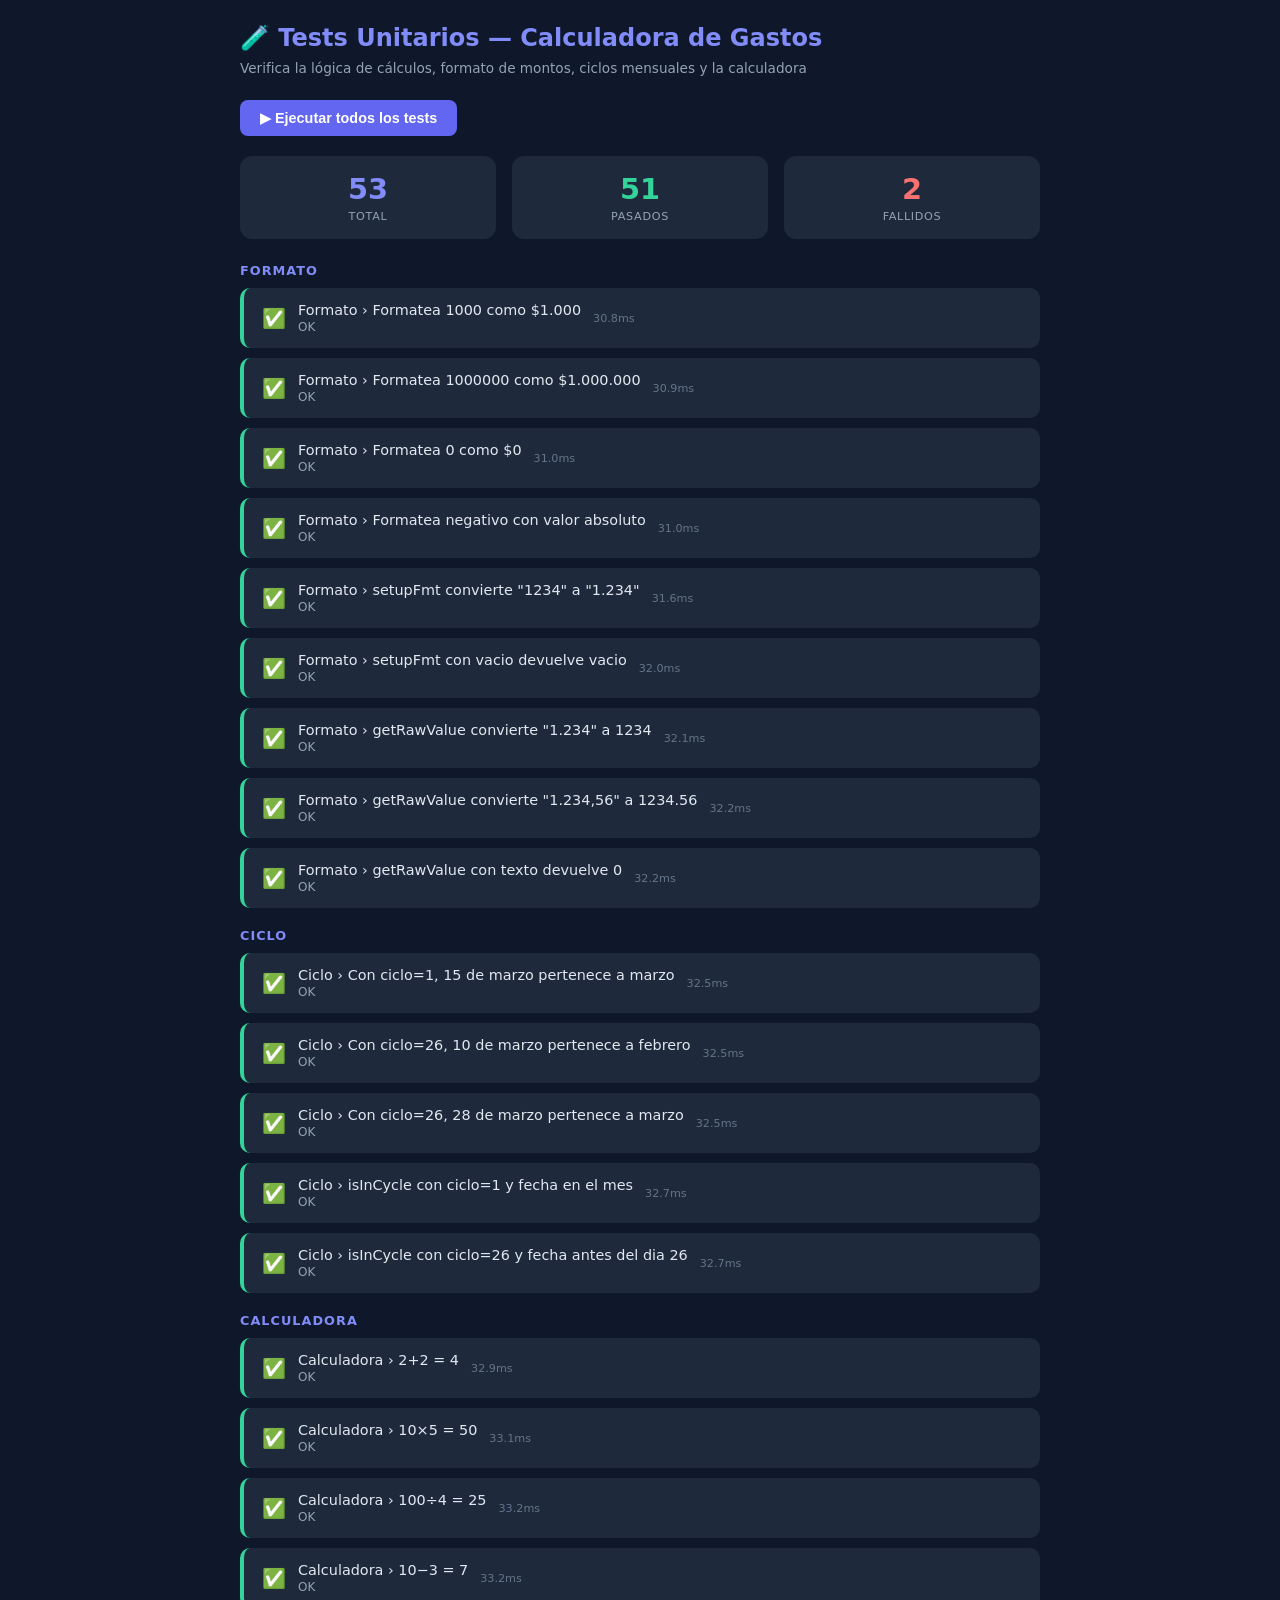
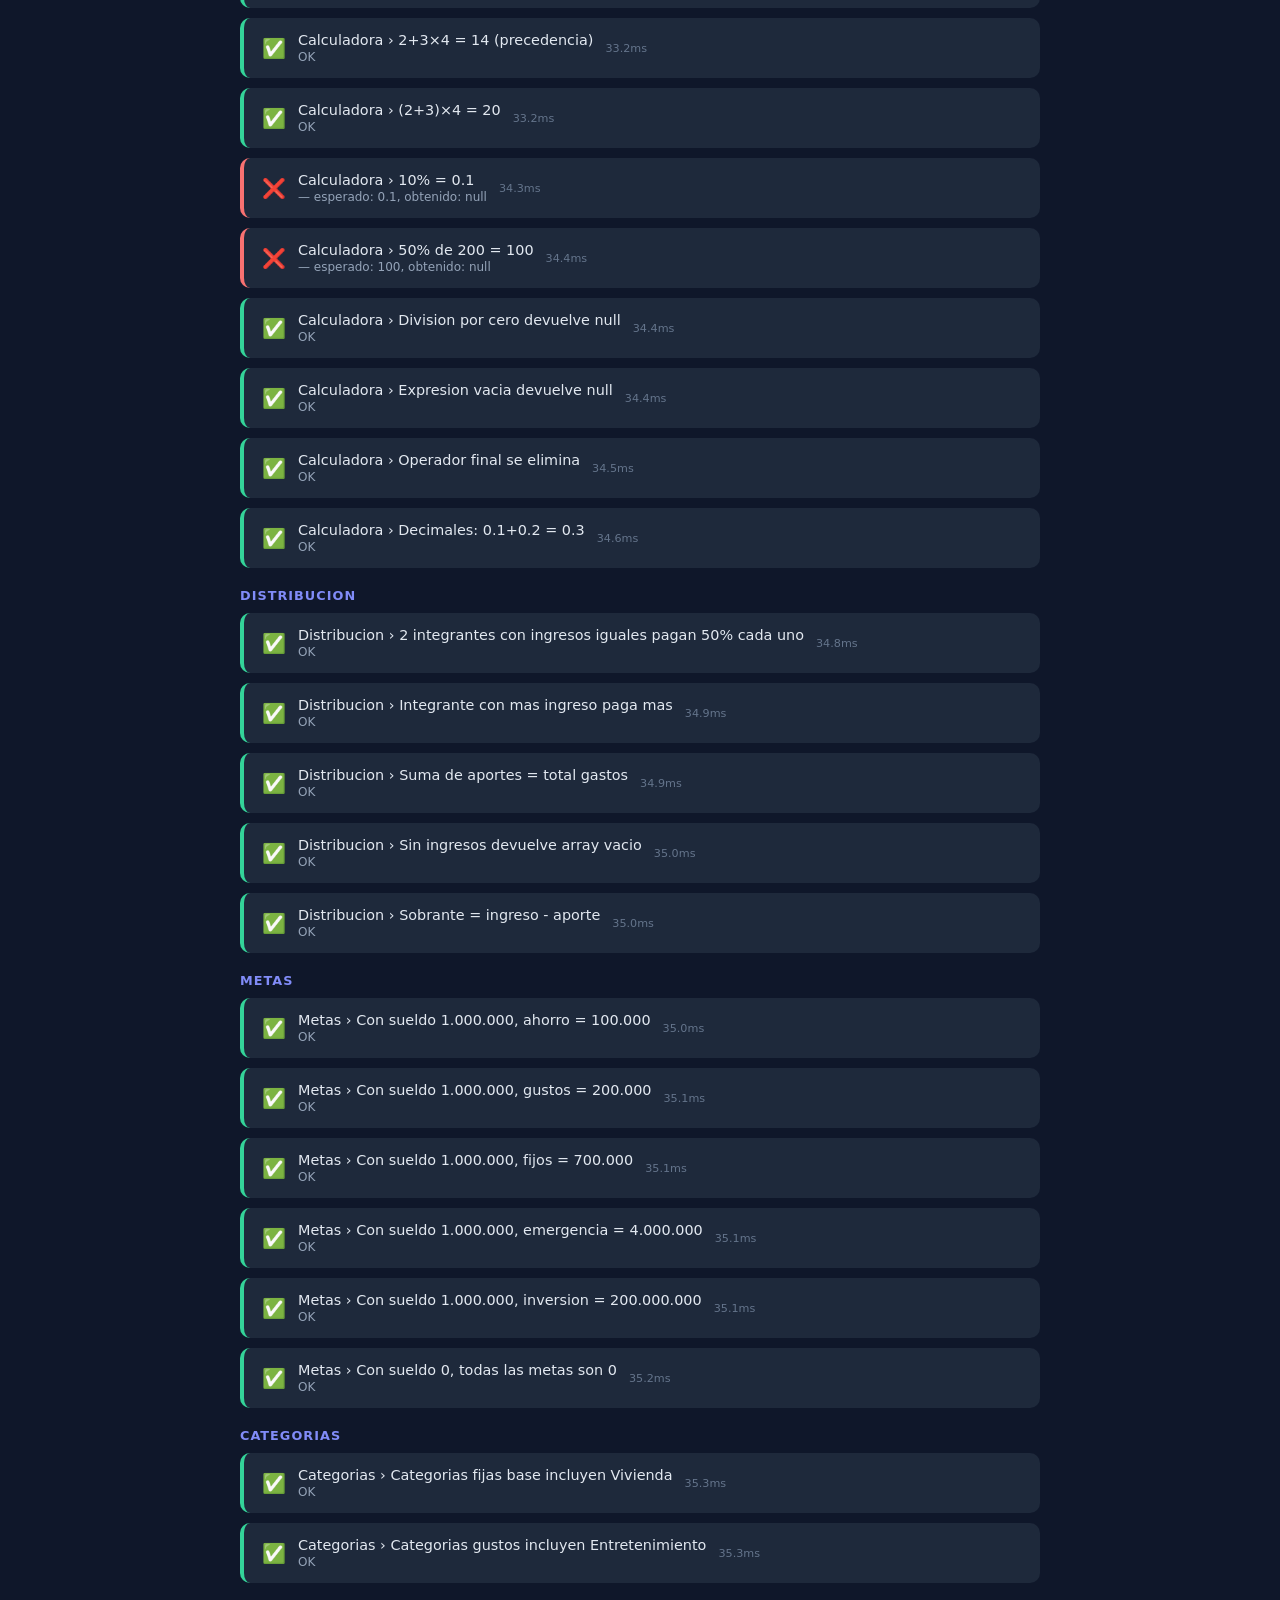
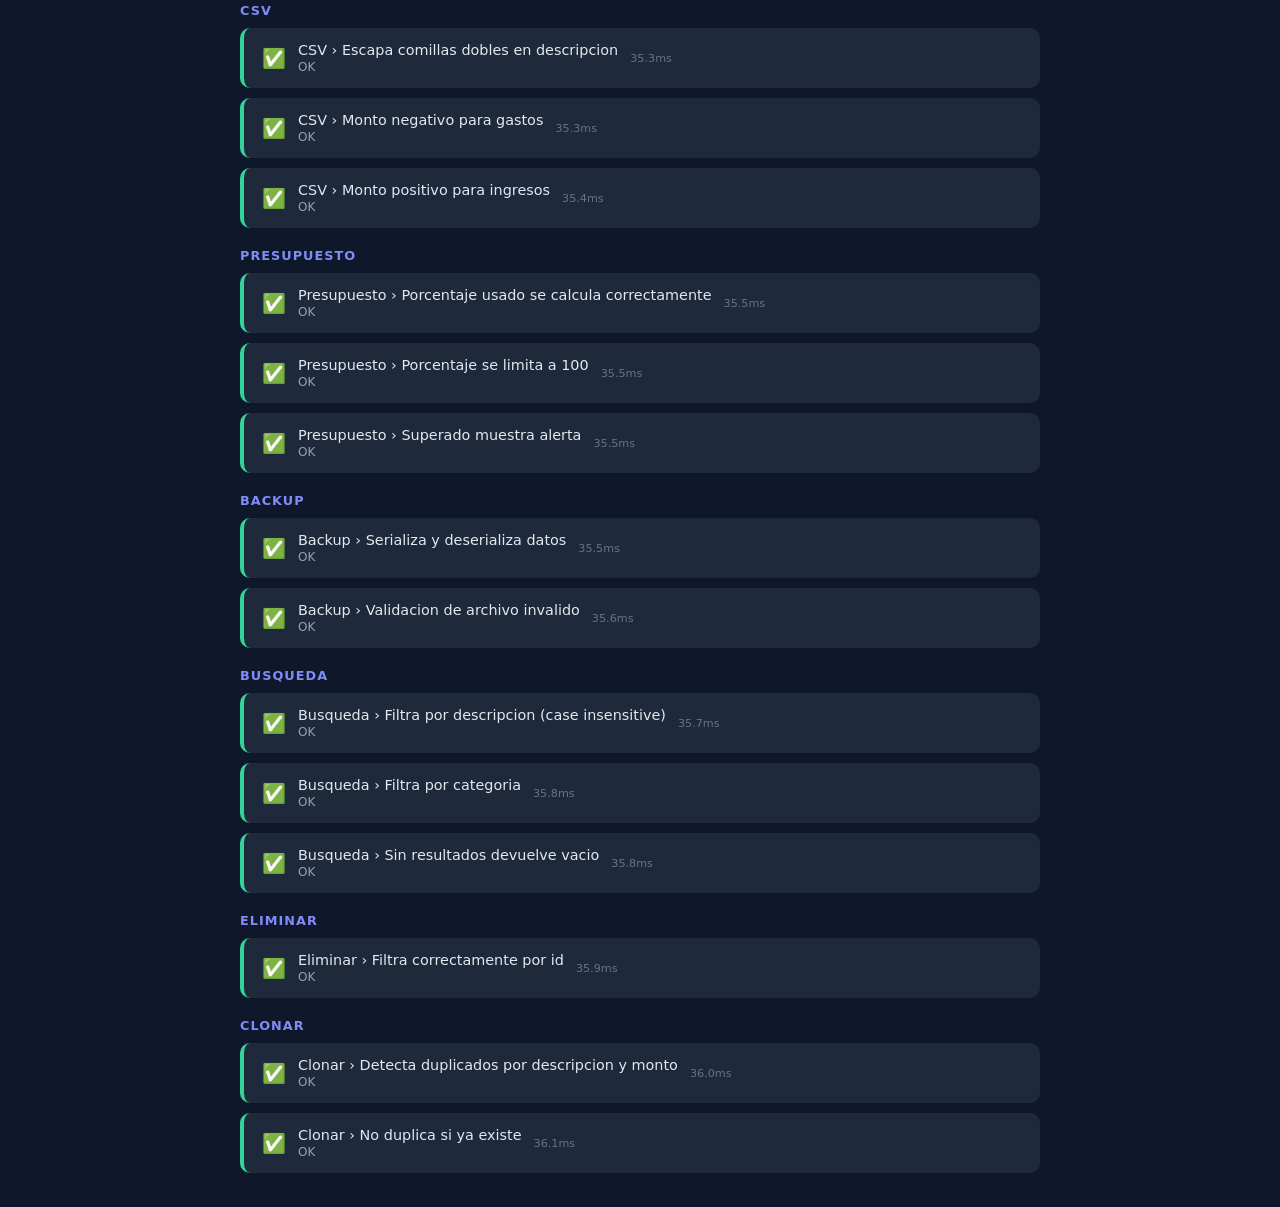
<file: proyectos/calculadora-de-gastos/tests/tests.html>
<!DOCTYPE html>
<html lang="es">
<head>
  <meta charset="UTF-8">
  <meta name="viewport" content="width=device-width, initial-scale=1.0">
  <title>🧪 Tests — Calculadora de Gastos</title>
  <style>
    *{box-sizing:border-box;margin:0;padding:0}
    body{font-family:'Segoe UI',system-ui,sans-serif;background:#0f172a;color:#e2e8f0;padding:24px;min-height:100vh}
    .wrap{max-width:800px;margin:0 auto}
    h1{font-size:1.5rem;margin-bottom:8px;color:#818cf8}
    .sub{color:#94a3b8;font-size:.85rem;margin-bottom:24px}
    .summary{display:flex;gap:16px;margin-bottom:24px;flex-wrap:wrap}
    .stat{background:#1e293b;border-radius:12px;padding:16px 24px;text-align:center;flex:1;min-width:120px}
    .stat .num{font-size:1.8rem;font-weight:800}
    .stat .lbl{font-size:.7rem;text-transform:uppercase;letter-spacing:.06em;color:#94a3b8;margin-top:4px}
    .pass .num{color:#34d399}
    .fail .num{color:#f87171}
    .total .num{color:#818cf8}
    .test{background:#1e293b;border-radius:10px;padding:14px 18px;margin-bottom:10px;display:flex;align-items:center;gap:12px;border-left:4px solid #334155}
    .test.pass{border-left-color:#34d399}
    .test.fail{border-left-color:#f87171}
    .test .icon{font-size:1.2rem}
    .test .name{flex:1;font-size:.9rem}
    .test .detail{font-size:.75rem;color:#94a3b8;margin-top:2px}
    .test .time{font-size:.7rem;color:#64748b}
    .btn{background:#6366f1;color:#fff;border:none;border-radius:8px;padding:10px 20px;font-size:.9rem;font-weight:600;cursor:pointer;margin-bottom:20px}
    .btn:hover{background:#818cf8}
    .group{font-size:.8rem;font-weight:700;text-transform:uppercase;letter-spacing:.08em;color:#818cf8;margin:20px 0 10px}
  </style>
</head>
<body>
<div class="wrap">
  <h1>🧪 Tests Unitarios — Calculadora de Gastos</h1>
  <p class="sub">Verifica la lógica de cálculos, formato de montos, ciclos mensuales y la calculadora</p>

  <button class="btn" onclick="runAll()">▶ Ejecutar todos los tests</button>

  <div class="summary">
    <div class="stat total"><div class="num" id="sTotal">0</div><div class="lbl">Total</div></div>
    <div class="stat pass"><div class="num" id="sPass">0</div><div class="lbl">Pasados</div></div>
    <div class="stat fail"><div class="num" id="sFail">0</div><div class="lbl">Fallidos</div></div>
  </div>

  <div id="results"></div>
</div>

<script>
// ══════════════════════════════════════
// TEST FRAMEWORK MINIMALISTA
// ══════════════════════════════════════
let tests = [];
let results = [];

function test(name, fn) {
  tests.push({ name, fn });
}

function runAll() {
  results = [];
  const start = performance.now();
  tests.forEach(t => {
    try {
      t.fn();
      results.push({ name: t.name, pass: true, detail: 'OK', time: (performance.now() - start).toFixed(1) });
    } catch (e) {
      results.push({ name: t.name, pass: false, detail: e.message, time: (performance.now() - start).toFixed(1) });
    }
  });
  render();
}

function assert(cond, msg) {
  if (!cond) throw new Error(msg || 'Assertion failed');
}
function assertEq(a, b, msg) {
  if (a !== b) throw new Error((msg || '') + ` — esperado: ${JSON.stringify(b)}, obtenido: ${JSON.stringify(a)}`);
}
function assertClose(a, b, tol, msg) {
  if (Math.abs(a - b) > (tol || 0.001)) throw new Error((msg || '') + ` — esperado: ${b}, obtenido: ${a}`);
}

function render() {
  const pass = results.filter(r => r.pass).length;
  const fail = results.length - pass;
  document.getElementById('sTotal').textContent = results.length;
  document.getElementById('sPass').textContent = pass;
  document.getElementById('sFail').textContent = fail;

  let html = '';
  let lastGroup = '';
  results.forEach(r => {
    const group = r.name.split(' › ')[0];
    if (group !== lastGroup) {
      html += `<div class="group">${group}</div>`;
      lastGroup = group;
    }
    html += `<div class="test ${r.pass ? 'pass' : 'fail'}">
      <div class="icon">${r.pass ? '✅' : '❌'}</div>
      <div>
        <div class="name">${r.name}</div>
        <div class="detail">${r.detail}</div>
      </div>
      <div class="time">${r.time}ms</div>
    </div>`;
  });
  document.getElementById('results').innerHTML = html;
}

// ══════════════════════════════════════
// FUNCIONES A TESTEAR (copiadas de app.js)
// ══════════════════════════════════════
const fmt = n => '$' + Math.round(Math.abs(n)).toLocaleString('es-CL');

function getRawValue(str) {
  const v = String(str).replace(/\./g,'').replace(',','.');
  return parseFloat(v) || 0;
}

function setupFmtLogic(raw) {
  const digits = String(raw).replace(/\D/g,'');
  if (!digits) return '';
  return parseInt(digits,10).toLocaleString('es-CL');
}

// Ciclo mensual
let cycleStartDay = 1;
function getCycleForDate(date) {
  const day = date.getDate();
  let month, year;
  if (cycleStartDay === 1) {
    month = date.getMonth();
    year = date.getFullYear();
  } else {
    if (day < cycleStartDay) {
      const prev = new Date(date.getFullYear(), date.getMonth() - 1, 1);
      month = prev.getMonth();
      year = prev.getFullYear();
    } else {
      month = date.getMonth();
      year = date.getFullYear();
    }
  }
  return { month, year };
}

function isInCycle(ts, targetMonth, targetYear) {
  const d = new Date(ts);
  if (cycleStartDay === 1) {
    return d.getMonth() === targetMonth && d.getFullYear() === targetYear;
  }
  const cycleStart = new Date(targetYear, targetMonth, cycleStartDay);
  const cycleEnd = new Date(targetYear, targetMonth + 1, cycleStartDay);
  return d >= cycleStart && d < cycleEnd;
}

// Calculadora
function calcEvaluate(expr) {
  try {
    let cleanExpr = expr.replace(/[+\-×÷−]$/, '');
    if (!cleanExpr) return null;
    const e = cleanExpr.replace(/×/g, '*').replace(/÷/g, '/').replace(/−/g, '-');
    const result = Function('"use strict"; return (' + e + ')')();
    return isFinite(result) ? parseFloat(result.toFixed(10)) : null;
  } catch (e) {
    return null;
  }
}

// Distribución proporcional
function calcularDistribucion(ints, gastos) {
  const tg = gastos.reduce((s, g) => s + g.v, 0);
  const ti = ints.reduce((s, i) => s + i.v, 0);
  if (ti === 0) return [];
  return ints.map(i => {
    const p = i.v / ti;
    const a = tg * p;
    const sob = i.v - a;
    return { nombre: i.n, proporcion: p, aporte: a, sobrante: sob };
  });
}

// Metas financieras
function calcularMetas(ingresos) {
  return {
    ahorro: ingresos * 0.1,
    gustos: ingresos * 0.2,
    fijos: ingresos * 0.7,
    emergencia: ingresos * 4,
    inversion: ingresos * 200
  };
}

// ══════════════════════════════════════
// TESTS
// ══════════════════════════════════════

// ── Formato de montos ──
test('Formato › Formatea 1000 como $1.000', () => {
  assertEq(fmt(1000), '$1.000');
});
test('Formato › Formatea 1000000 como $1.000.000', () => {
  assertEq(fmt(1000000), '$1.000.000');
});
test('Formato › Formatea 0 como $0', () => {
  assertEq(fmt(0), '$0');
});
test('Formato › Formatea negativo con valor absoluto', () => {
  assertEq(fmt(-500), '$500');
});
test('Formato › setupFmt convierte "1234" a "1.234"', () => {
  assertEq(setupFmtLogic('1234'), '1.234');
});
test('Formato › setupFmt con vacio devuelve vacio', () => {
  assertEq(setupFmtLogic(''), '');
});
test('Formato › getRawValue convierte "1.234" a 1234', () => {
  assertEq(getRawValue('1.234'), 1234);
});
test('Formato › getRawValue convierte "1.234,56" a 1234.56', () => {
  assertEq(getRawValue('1.234,56'), 1234.56);
});
test('Formato › getRawValue con texto devuelve 0', () => {
  assertEq(getRawValue('abc'), 0);
});

// ── Ciclo mensual ──
test('Ciclo › Con ciclo=1, 15 de marzo pertenece a marzo', () => {
  cycleStartDay = 1;
  const r = getCycleForDate(new Date(2026, 2, 15));
  assertEq(r.month, 2);
  assertEq(r.year, 2026);
});
test('Ciclo › Con ciclo=26, 10 de marzo pertenece a febrero', () => {
  cycleStartDay = 26;
  const r = getCycleForDate(new Date(2026, 2, 10));
  assertEq(r.month, 1); // febrero
  assertEq(r.year, 2026);
});
test('Ciclo › Con ciclo=26, 28 de marzo pertenece a marzo', () => {
  cycleStartDay = 26;
  const r = getCycleForDate(new Date(2026, 2, 28));
  assertEq(r.month, 2); // marzo
});
test('Ciclo › isInCycle con ciclo=1 y fecha en el mes', () => {
  cycleStartDay = 1;
  const ts = new Date(2026, 2, 15).getTime();
  assert(isInCycle(ts, 2, 2026));
  assert(!isInCycle(ts, 1, 2026));
});
test('Ciclo › isInCycle con ciclo=26 y fecha antes del dia 26', () => {
  cycleStartDay = 26;
  const ts = new Date(2026, 2, 10).getTime(); // 10 marzo
  assert(isInCycle(ts, 1, 2026)); // pertenece a ciclo de febrero
  assert(!isInCycle(ts, 2, 2026)); // no pertenece a marzo
});

// ── Calculadora ──
test('Calculadora › 2+2 = 4', () => {
  assertEq(calcEvaluate('2+2'), 4);
});
test('Calculadora › 10×5 = 50', () => {
  assertEq(calcEvaluate('10×5'), 50);
});
test('Calculadora › 100÷4 = 25', () => {
  assertEq(calcEvaluate('100÷4'), 25);
});
test('Calculadora › 10−3 = 7', () => {
  assertEq(calcEvaluate('10−3'), 7);
});
test('Calculadora › 2+3×4 = 14 (precedencia)', () => {
  assertEq(calcEvaluate('2+3×4'), 14);
});
test('Calculadora › (2+3)×4 = 20', () => {
  assertEq(calcEvaluate('(2+3)×4'), 20);
});
test('Calculadora › 10% = 0.1', () => {
  assertEq(calcEvaluate('10%'), 0.1);
});
test('Calculadora › 50% de 200 = 100', () => {
  assertEq(calcEvaluate('200×50%'), 100);
});
test('Calculadora › Division por cero devuelve null', () => {
  assertEq(calcEvaluate('5÷0'), null);
});
test('Calculadora › Expresion vacia devuelve null', () => {
  assertEq(calcEvaluate(''), null);
});
test('Calculadora › Operador final se elimina', () => {
  assertEq(calcEvaluate('5+'), 5);
});
test('Calculadora › Decimales: 0.1+0.2 = 0.3', () => {
  assertClose(calcEvaluate('0.1+0.2'), 0.3, 0.0001);
});

// ── Distribución proporcional ──
test('Distribucion › 2 integrantes con ingresos iguales pagan 50% cada uno', () => {
  const ints = [{ n: 'A', v: 500000 }, { n: 'B', v: 500000 }];
  const gastos = [{ v: 200000 }];
  const r = calcularDistribucion(ints, gastos);
  assertEq(r.length, 2);
  assertClose(r[0].proporcion, 0.5, 0.001);
  assertClose(r[0].aporte, 100000, 0.001);
  assertClose(r[1].aporte, 100000, 0.001);
});
test('Distribucion › Integrante con mas ingreso paga mas', () => {
  const ints = [{ n: 'A', v: 300000 }, { n: 'B', v: 100000 }];
  const gastos = [{ v: 200000 }];
  const r = calcularDistribucion(ints, gastos);
  assert(r[0].aporte > r[1].aporte);
  assertClose(r[0].aporte, 150000, 0.001);
  assertClose(r[1].aporte, 50000, 0.001);
});
test('Distribucion › Suma de aportes = total gastos', () => {
  const ints = [{ n: 'A', v: 400000 }, { n: 'B', v: 300000 }, { n: 'C', v: 300000 }];
  const gastos = [{ v: 250000 }];
  const r = calcularDistribucion(ints, gastos);
  const totalAportes = r.reduce((s, x) => s + x.aporte, 0);
  assertClose(totalAportes, 250000, 0.001);
});
test('Distribucion › Sin ingresos devuelve array vacio', () => {
  const r = calcularDistribucion([], [{ v: 100 }]);
  assertEq(r.length, 0);
});
test('Distribucion › Sobrante = ingreso - aporte', () => {
  const ints = [{ n: 'A', v: 500000 }];
  const gastos = [{ v: 200000 }];
  const r = calcularDistribucion(ints, gastos);
  assertClose(r[0].sobrante, 300000, 0.001);
});

// ── Metas financieras ──
test('Metas › Con sueldo 1.000.000, ahorro = 100.000', () => {
  const m = calcularMetas(1000000);
  assertEq(m.ahorro, 100000);
});
test('Metas › Con sueldo 1.000.000, gustos = 200.000', () => {
  const m = calcularMetas(1000000);
  assertEq(m.gustos, 200000);
});
test('Metas › Con sueldo 1.000.000, fijos = 700.000', () => {
  const m = calcularMetas(1000000);
  assertEq(m.fijos, 700000);
});
test('Metas › Con sueldo 1.000.000, emergencia = 4.000.000', () => {
  const m = calcularMetas(1000000);
  assertEq(m.emergencia, 4000000);
});
test('Metas › Con sueldo 1.000.000, inversion = 200.000.000', () => {
  const m = calcularMetas(1000000);
  assertEq(m.inversion, 200000000);
});
test('Metas › Con sueldo 0, todas las metas son 0', () => {
  const m = calcularMetas(0);
  assertEq(m.ahorro, 0);
  assertEq(m.gustos, 0);
  assertEq(m.fijos, 0);
  assertEq(m.emergencia, 0);
  assertEq(m.inversion, 0);
});

// ── Categorías ──
test('Categorias › Categorias fijas base incluyen Vivienda', () => {
  const fijos = ['Vivienda', 'Alimentacion', 'Transporte', 'Servicios', 'Educacion', 'Salud'];
  assert(fijos.includes('Vivienda'));
  assert(fijos.includes('Salud'));
});
test('Categorias › Categorias gustos incluyen Entretenimiento', () => {
  const gustos = ['Entretenimiento', 'Ropa'];
  assert(gustos.includes('Entretenimiento'));
  assert(gustos.includes('Ropa'));
});

// ── CSV ──
test('CSV › Escapa comillas dobles en descripcion', () => {
  const desc = 'Cafe "especial"';
  const escaped = desc.replace(/"/g, '""');
  assertEq(escaped, 'Cafe ""especial""');
});
test('CSV › Monto negativo para gastos', () => {
  const m = { t: 'gasto', v: 5000 };
  const monto = m.t === 'ingreso' ? m.v : -m.v;
  assertEq(monto, -5000);
});
test('CSV › Monto positivo para ingresos', () => {
  const m = { t: 'ingreso', v: 5000 };
  const monto = m.t === 'ingreso' ? m.v : -m.v;
  assertEq(monto, 5000);
});

// ── Presupuestos ──
test('Presupuesto › Porcentaje usado se calcula correctamente', () => {
  const limit = 100000;
  const spent = 25000;
  const pct = Math.min((spent / limit) * 100, 100);
  assertEq(pct, 25);
});
test('Presupuesto › Porcentaje se limita a 100', () => {
  const limit = 100000;
  const spent = 150000;
  const pct = Math.min((spent / limit) * 100, 100);
  assertEq(pct, 100);
});
test('Presupuesto › Superado muestra alerta', () => {
  const limit = 100000;
  const spent = 120000;
  const pct = Math.min((spent / limit) * 100, 100);
  assert(pct >= 100);
});

// ── Backup ──
test('Backup › Serializa y deserializa datos', () => {
  const data = { integrantes: [{ n: 'A', v: 100 }], movimientos: [{ d: 'x', v: 50 }] };
  const json = JSON.stringify(data);
  const parsed = JSON.parse(json);
  assertEq(parsed.integrantes.length, 1);
  assertEq(parsed.movimientos[0].v, 50);
});
test('Backup › Validacion de archivo invalido', () => {
  const data = { foo: 'bar' };
  const valid = data.movimientos || data.integrantes;
  assert(!valid);
});

// ── Búsqueda ──
test('Busqueda › Filtra por descripcion (case insensitive)', () => {
  const movs = [{ d: 'Arriendo', c: 'Vivienda' }, { d: 'Sueldo', c: 'Sueldo' }];
  const q = 'arriendo';
  const fil = movs.filter(m => (m.d || '').toLowerCase().includes(q) || (m.c || '').toLowerCase().includes(q));
  assertEq(fil.length, 1);
  assertEq(fil[0].d, 'Arriendo');
});
test('Busqueda › Filtra por categoria', () => {
  const movs = [{ d: 'Pan', c: 'Alimentacion' }, { d: 'Bencina', c: 'Transporte' }];
  const q = 'alimentacion';
  const fil = movs.filter(m => (m.d || '').toLowerCase().includes(q) || (m.c || '').toLowerCase().includes(q));
  assertEq(fil.length, 1);
  assertEq(fil[0].c, 'Alimentacion');
});
test('Busqueda › Sin resultados devuelve vacio', () => {
  const movs = [{ d: 'Pan', c: 'Alimentacion' }];
  const q = 'zzz';
  const fil = movs.filter(m => (m.d || '').toLowerCase().includes(q) || (m.c || '').toLowerCase().includes(q));
  assertEq(fil.length, 0);
});

// ── Confirmación de eliminación ──
test('Eliminar › Filtra correctamente por id', () => {
  const movs = [{ id: 1, d: 'A' }, { id: 2, d: 'B' }, { id: 3, d: 'C' }];
  const id = 2;
  const result = movs.filter(m => m.id !== id);
  assertEq(result.length, 2);
  assert(!result.some(m => m.id === 2));
});

// ── Clonar fijos ──
test('Clonar › Detecta duplicados por descripcion y monto', () => {
  const movs = [{ d: 'Arriendo', v: 500000, ts: new Date(2026, 2, 5).getTime() }];
  const exists = movs.some(exist => {
    return exist.d === 'Arriendo' && exist.v === 500000;
  });
  assert(exists);
});
test('Clonar › No duplica si ya existe', () => {
  const movs = [{ d: 'Arriendo', v: 500000 }];
  const fijos = [{ d: 'Arriendo', v: 500000 }];
  let count = 0;
  fijos.forEach(m => {
    const exists = movs.some(exist => exist.d === m.d && exist.v === m.v);
    if (!exists) count++;
  });
  assertEq(count, 0);
});

// ══════════════════════════════════════
// AUTO-EJECUTAR AL CARGAR
// ══════════════════════════════════════
runAll();
</script>
</body>
</html>
</file>
